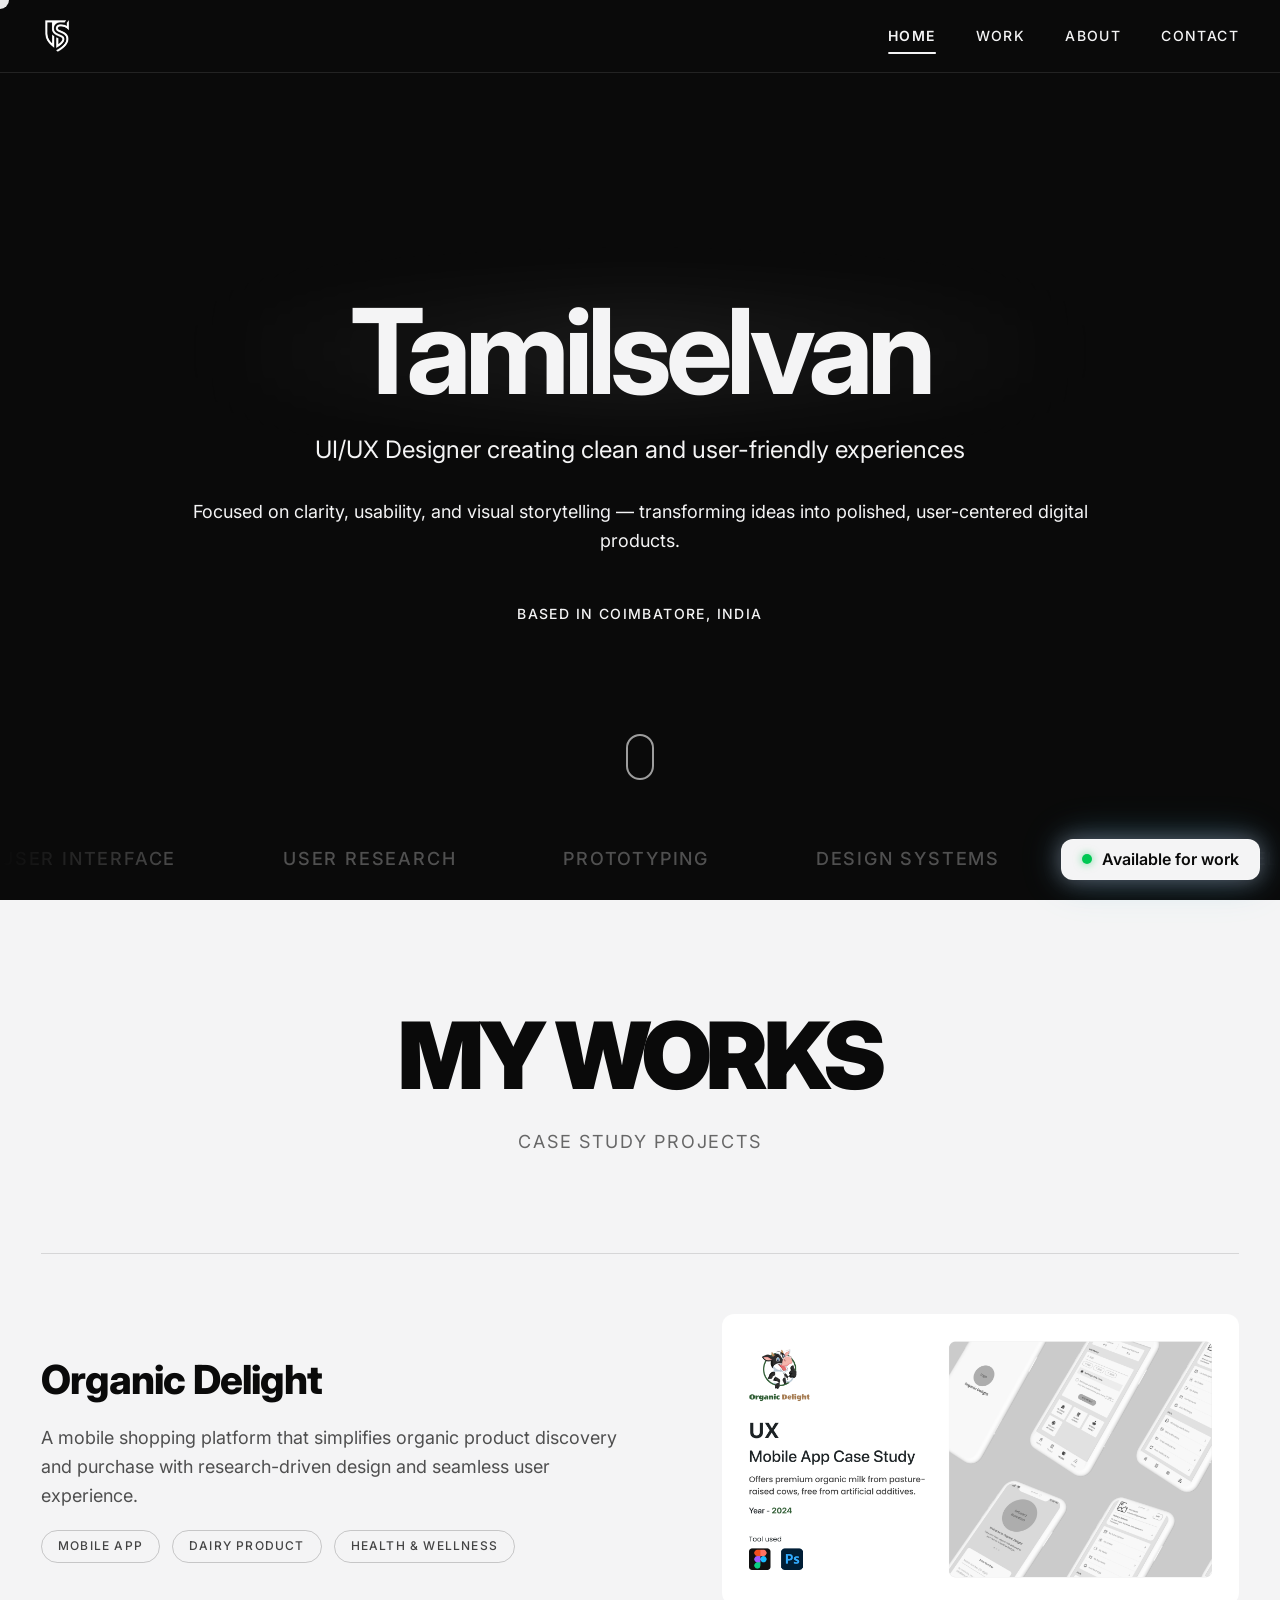
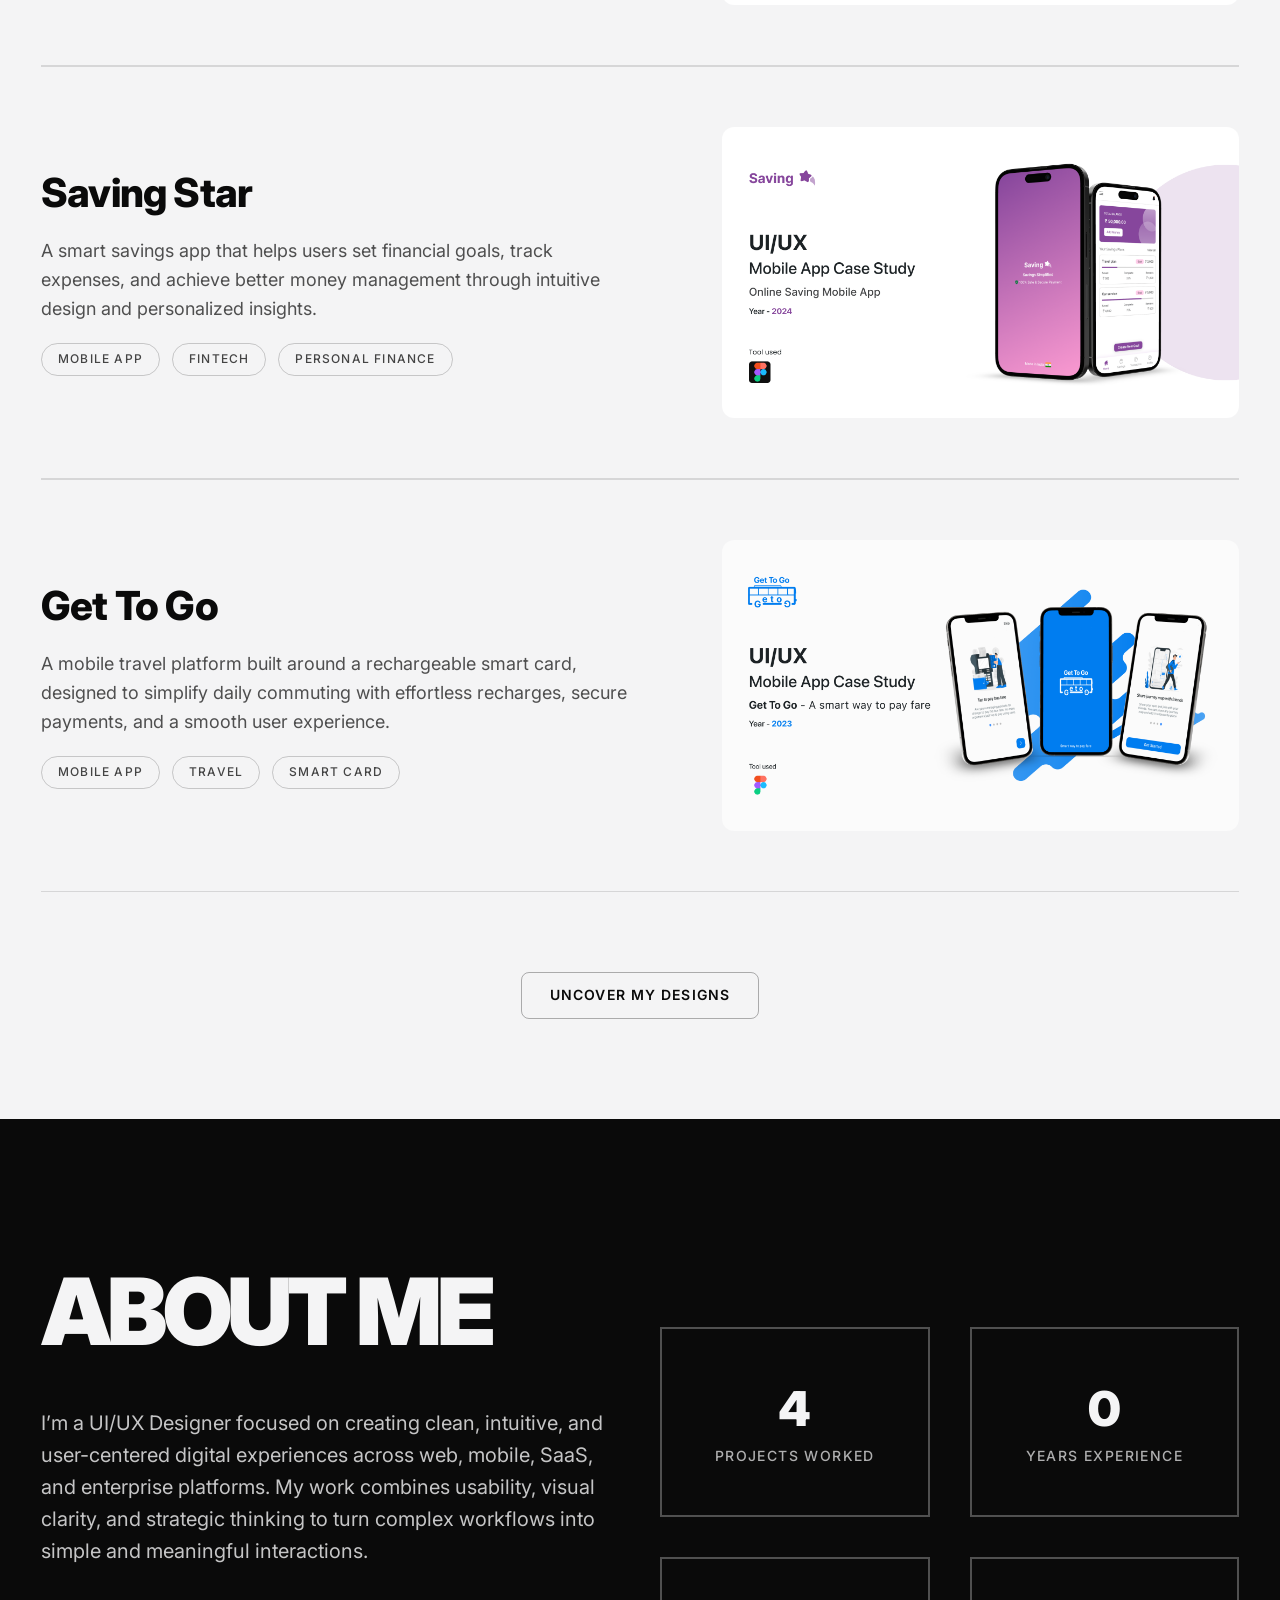
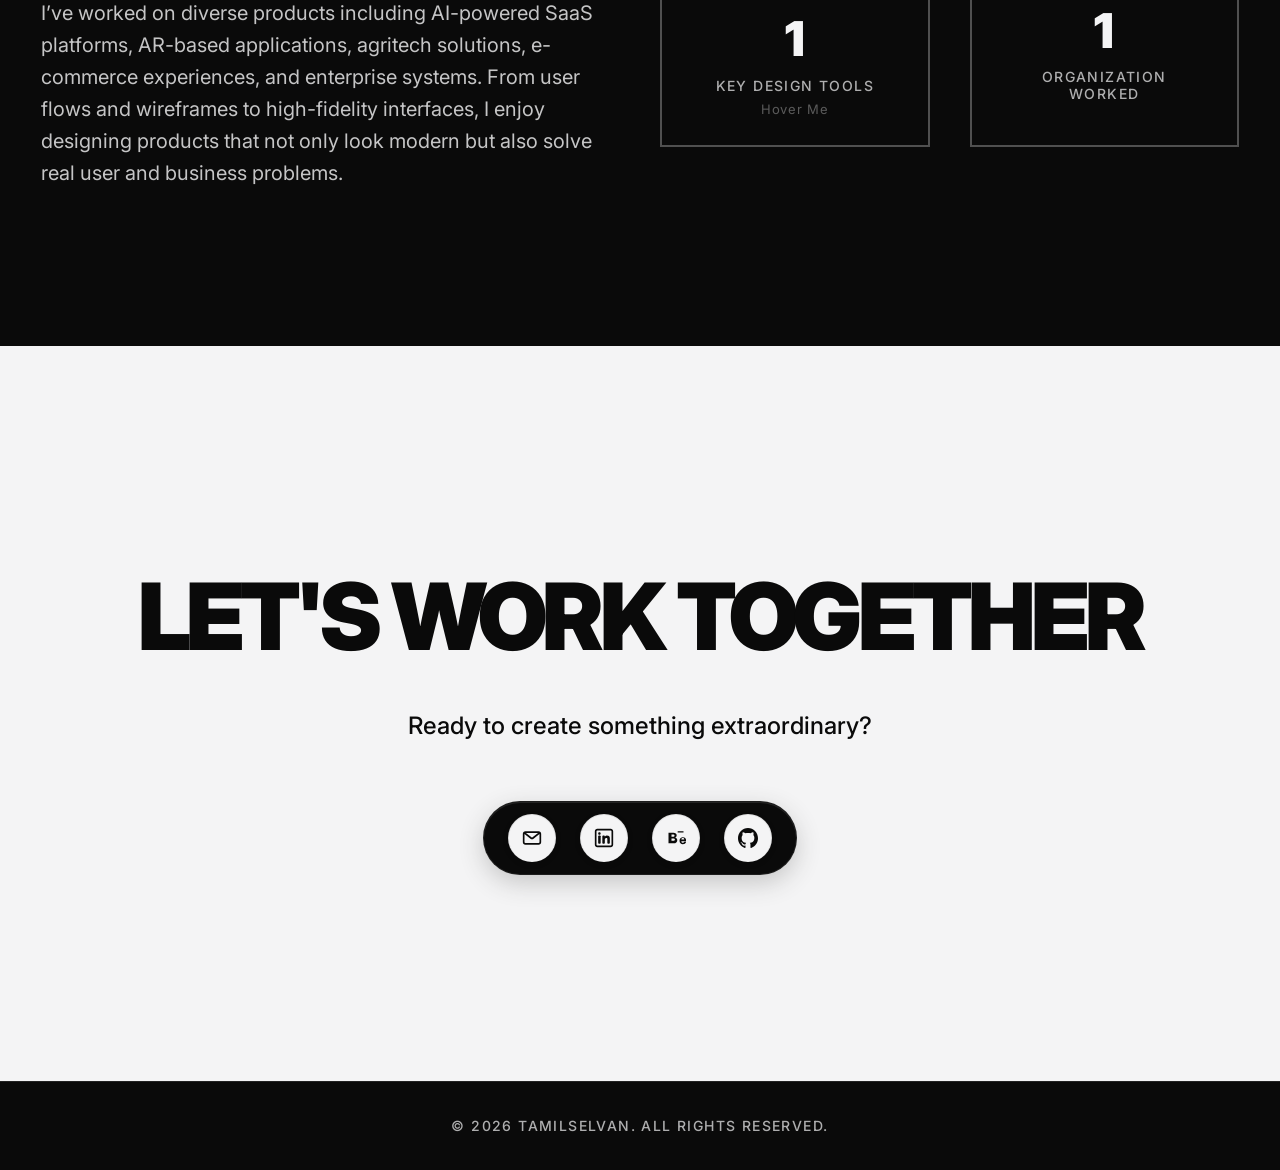
<file: index.html>
<!DOCTYPE html>
<html lang="en">

<head>
  <meta charset="UTF-8">
  <meta name="viewport" content="width=device-width, initial-scale=1.0">
  <link rel="stylesheet" href="style.css">
  <link rel="icon" href="TS Favicon.png" type="image/png">
  <title>Tamilselvanportfolio</title>
</head>

<body>

  <!-- ===== Global UI Elements ===== -->
  <div class="cursor"></div>
  <div class="status-badge">Available for work</div>
  <!-- ===== Header / Navigation ===== -->
  <header class="header">
    <nav class="nav">
      <a href="#home" class="logo">
        <img src="TS Logo.png" alt="Tamilselvan Logo">
      </a>
      <ul class="nav-links">
        <li><a href="#home">Home</a></li>
        <li><a href="#work">Work</a></li>
        <li><a href="#about">About</a></li>
        <li><a href="#contact">Contact</a></li>
      </ul>
      <button class="hamburger-toggle" type="button" aria-label="Open contact links" aria-expanded="false">
        <span></span>
        <span></span>
        <span></span>
      </button>
      <div class="mobile-contact-menu" aria-label="Contact links">
        <a href="#home">Home</a>
        <a href="#work">Work</a>
        <a href="#about">About</a>
        <a href="#contact">Contact</a>
      </div>
      <div class="nav-underline"></div>
    </nav>
  </header>

  <!-- ===== Home / Hero Section ===== -->
  <section id="home" class="hero">
    <div class="hero-content">

      <!-- YOUR NAME (unchanged size & style) -->
      <div class="hero-title-wrapper">
        <h1 class="hero-title">Tamilselvan</h1>
      </div>

      <!-- NEW PREMIUM SUBTITLE -->
      <p class="hero-subtitle">UI/UX Designer creating clean and user-friendly experiences</p>

      <!-- NEW MICRO DESCRIPTION (not repeated in About) -->
      <p class="hero-description">
        Focused on clarity, usability, and visual storytelling — transforming ideas into polished, user-centered digital
        products.
      </p>

      <div class="hero-location">Based in Coimbatore, INDIA</div>
      <div class="scroll-indicator">
        <div class="mouse">
          <div class="wheel"></div>
        </div>
      </div>
    </div>

    <div class="scrolling-text">
      <div class="scrolling-content">
        <span>User Interface</span>
        <span>User Research</span>
        <span>Prototyping</span>
        <span>Design Systems</span>
        <span>Product Label Design</span>
      </div>
    </div>
  </section>

  <!-- ===== Work / Projects Section ===== -->
  <section id="work" class="projects">
    <div class="section-header fade-in">
      <h2 class="section-title">MY WORKS</h2>
      <p class="section-subtitle">Case Study Projects</p>
    </div>

    <div class="projects-list">
      <!-- Project 1 -->
      <a href="UMD Projects/Organicdelight.html" class="project-link">
        <div class="project-item fade-in">
          <div class="project-content">
            <div class="project-info">
              <h3 class="project-title">Organic Delight</h3>
              <p class="project-description">
                A mobile shopping platform that simplifies organic product discovery and purchase with
                research-driven design and seamless user experience.
              </p>
              <div class="project-tags">
                <span class="project-tag">Mobile App</span>
                <span class="project-tag">Dairy Product</span>
                <span class="project-tag">Health & Wellness</span>
              </div>
            </div>
            <div class="project-image">
              <img src="images/Organic Delight Thumbnail.png" alt="Organic Delight Case Study">
            </div>
          </div>
        </div>
      </a>

      <!-- Project 2 -->
      <a href="UMD Projects/Savingsstar.html" class="project-link">
        <div class="project-item fade-in">
          <div class="project-content">
            <div class="project-info">
              <h3 class="project-title">Saving Star</h3>
              <p class="project-description">
                A smart savings app that helps users set financial goals, track expenses, and
                achieve better money management through intuitive design and personalized insights.
              </p>
              <div class="project-tags">
                <span class="project-tag">Mobile App</span>
                <span class="project-tag">Fintech</span>
                <span class="project-tag">Personal Finance</span>
              </div>
            </div>
            <div class="project-image">
              <img src="images/Saving Star Thumbnail.png" alt="Saving Star Case Study">
            </div>
          </div>
        </div>
      </a>

      <!-- Project 3 -->
      <a href="UMD Projects/Gettogo.html" class="project-link">
        <div class="project-item fade-in">
          <div class="project-content">
            <div class="project-info">
              <h3 class="project-title">Get To Go</h3>
              <p class="project-description">
                A mobile travel platform built around a rechargeable smart card, designed to simplify
                daily commuting with effortless recharges, secure payments, and a smooth user experience.
              </p>
              <div class="project-tags">
                <span class="project-tag">Mobile App</span>
                <span class="project-tag">Travel</span>
                <span class="project-tag">Smart Card</span>
              </div>
            </div>
            <div class="project-image">
              <img src="images/Get To Go Thumbnail.png" alt="Get To Go Case Study">
            </div>
          </div>
        </div>
      </a>

      <!-- Uncover My Designs -->
      <div class="explore-works-container fade-in">
        <a href="Uncover my design.html" class="explore-works-btn">
          <span>Uncover My Designs</span>
        </a>
      </div>
  </section>

  <!-- ===== About Section ===== -->
  <section id="about" class="about">
    <div class="about-content">
      <div class="about-text fade-in">
        <h2>ABOUT ME</h2>
        <p>
          I’m a UI/UX Designer focused on creating clean, intuitive, and user-centered digital experiences across web,
          mobile, SaaS, and enterprise platforms. My work combines usability, visual clarity, and strategic thinking to
          turn complex workflows into simple and meaningful interactions.
        </p>
        <p>
          I’ve worked on diverse products including AI-powered SaaS platforms, AR-based applications, agritech
          solutions,
          e-commerce experiences, and enterprise systems. From user flows and wireframes to high-fidelity interfaces,
          I enjoy designing products that not only look modern but also solve real user and business problems.
        </p>
      </div>

      <div class="about-stats fade-in">
        <div class="stat">
          <div class="stat-number" data-target="9" data-target-display="9">0</div>
          <div class="stat-label">Projects Worked</div>
        </div>
        <div class="stat">
          <div class="stat-number" data-target="2" data-target-display="2+">0</div>
          <div class="stat-label">Years Experience</div>
        </div>
        <div class="stat tools-box" id="toolsBox" tabindex="0">
          <div class="stat-number" data-target="4" data-target-display="4">0</div>
          <div class="stat-label">Key Design Tools</div>
          <div class="hover-hint"><span class="desktop-hint">Hover Me</span><span class="mobile-hint">Click Me</span>
          </div>
          <div class="corner-icons">
            <img src="Frame 1.png" alt="Figma" class="corner-icon top-left">
            <img src="Frame 2.png" alt="Canva" class="corner-icon bottom-left">
            <img src="Frame 3.png" alt="Photoshop" class="corner-icon top-right">
            <img src="Frame 4.png" alt="Adobe XD" class="corner-icon bottom-right">
          </div>
        </div>
        <div class="stat">
          <div class="stat-number" data-target="3" data-target-display="3">0</div>
          <div class="stat-label">Organization Worked</div>
        </div>
      </div>
    </div>
  </section>

  <!-- ===== Contact Section ===== -->
  <section id="contact" class="contact">
    <div class="fade-in">
      <h2>LET'S WORK TOGETHER</h2>
      <p class="contact-info">Ready to create something extraordinary?</p>
      <div class="contact-links">
        <a href="mailto:suryatamil51@gmail.com" class="contact-link" target="_blank" rel="noopener noreferrer">
          <span class="contact-icon-wrapper">
            <svg class="contact-icon" viewBox="0 0 24 24" fill="none" xmlns="http://www.w3.org/2000/svg">
              <path fill-rule="evenodd" clip-rule="evenodd"
                d="M20 4C21.6569 4 23 5.34315 23 7V17C23 18.6569 21.6569 20 20 20H4C2.34315 20 1 18.6569 1 17V7C1 5.34315 2.34315 4 4 4H20ZM19.2529 6H4.74718L11.3804 11.2367C11.7437 11.5236 12.2563 11.5236 12.6197 11.2367L19.2529 6ZM3 7.1688V17C3 17.5523 3.44772 18 4 18H20C20.5523 18 21 17.5523 21 17V7.16882L13.8589 12.8065C12.769 13.667 11.231 13.667 10.1411 12.8065L3 7.1688Z"
                fill="currentColor" />
            </svg>
          </span>
          <span class="contact-label">Mail</span>
          <span class="contact-tooltip">Email</span>
        </a>
        <a href="https://www.linkedin.com/in/tamilselvan-sadhasivam-98036a3a2/" class="contact-link" target="_blank"
          rel="noopener noreferrer">
          <span class="contact-icon-wrapper">
            <svg class="contact-icon" viewBox="0 0 24 24" fill="none" xmlns="http://www.w3.org/2000/svg">
              <path
                d="M6.5 8C7.32843 8 8 7.32843 8 6.5C8 5.67157 7.32843 5 6.5 5C5.67157 5 5 5.67157 5 6.5C5 7.32843 5.67157 8 6.5 8Z"
                fill="currentColor" />
              <path
                d="M5 10C5 9.44772 5.44772 9 6 9H7C7.55228 9 8 9.44771 8 10V18C8 18.5523 7.55228 19 7 19H6C5.44772 19 5 18.5523 5 18V10Z"
                fill="currentColor" />
              <path
                d="M11 19H12C12.5523 19 13 18.5523 13 18V13.5C13 12 16 11 16 13V18.0004C16 18.5527 16.4477 19 17 19H18C18.5523 19 19 18.5523 19 18V12C19 10 17.5 9 15.5 9C13.5 9 13 10.5 13 10.5V10C13 9.44771 12.5523 9 12 9H11C10.4477 9 10 9.44772 10 10V18C10 18.5523 10.4477 19 11 19Z"
                fill="currentColor" />
              <path fill-rule="evenodd" clip-rule="evenodd"
                d="M20 1C21.6569 1 23 2.34315 23 4V20C23 21.6569 21.6569 23 20 23H4C2.34315 23 1 21.6569 1 20V4C1 2.34315 2.34315 1 4 1H20ZM20 3C20.5523 3 21 3.44772 21 4V20C21 20.5523 20.5523 21 20 21H4C3.44772 21 3 20.5523 3 20V4C3 3.44772 3.44772 3 4 3H20Z"
                fill="currentColor" />
            </svg>
          </span>
          <span class="contact-label">LinkedIn</span>
          <span class="contact-tooltip">LinkedIn</span>
        </a>
        <a href="https://www.behance.net/suryatamiluiuxdesign" class="contact-link" target="_blank"
          rel="noopener noreferrer">
          <span class="contact-icon-wrapper">
            <svg class="contact-icon" viewBox="0 0 24 24" fill="none" xmlns="http://www.w3.org/2000/svg">
              <path
                d="M11.666 11.233c.73-.5 1.173-1.332 1.173-2.396 0-1.986-1.428-3.23-3.993-3.23H3v12.786h6.143c2.756 0 4.394-1.48 4.394-3.791 0-1.528-1.045-2.812-2.368-3.284v-.085zm-5.068-3.284H8.44c1.115 0 1.767.433 1.767 1.34 0 .885-.652 1.328-1.767 1.328H6.598V7.95zm2.146 7.42H6.598v-2.906h2.146c1.238 0 1.944.471 1.944 1.453 0 .973-.706 1.453-1.944 1.453zm11.59-4.218c-2.457 0-4.103 1.637-4.103 4.148 0 2.502 1.646 4.14 4.103 4.14 2.115 0 3.491-1.177 3.8-2.906h-2.184c-.235.688-.809 1.106-1.616 1.106-1.085 0-1.802-.68-1.916-1.872h5.83v-.463c0-2.511-1.472-4.153-3.917-4.153zm-1.916 2.552c.114-1.037.783-1.633 1.758-1.633.963 0 1.633.596 1.75 1.633h-3.508zM14 4h7v1.5h-7V4z"
                fill="currentColor" />
            </svg>
          </span>
          <span class="contact-label">Behance</span>
          <span class="contact-tooltip">Behance</span>
        </a>
        <a href="https://github.com/Suryatamil51" class="contact-link" target="_blank" rel="noopener noreferrer">
          <span class="contact-icon-wrapper">
            <svg class="contact-icon" viewBox="0 0 20 20" xmlns="http://www.w3.org/2000/svg">
              <g stroke="none" stroke-width="1" fill="none" fill-rule="evenodd">
                <g transform="translate(-140.000000, -7559.000000)" fill="currentColor">
                  <g transform="translate(56.000000, 160.000000)">
                    <path
                      d="M94,7399 C99.523,7399 104,7403.59 104,7409.253 C104,7413.782 101.138,7417.624 97.167,7418.981 C96.66,7419.082 96.48,7418.762 96.48,7418.489 C96.48,7418.151 96.492,7417.047 96.492,7415.675 C96.492,7414.719 96.172,7414.095 95.813,7413.777 C98.04,7413.523 100.38,7412.656 100.38,7408.718 C100.38,7407.598 99.992,7406.684 99.35,7405.966 C99.454,7405.707 99.797,7404.664 99.252,7403.252 C99.252,7403.252 98.414,7402.977 96.505,7404.303 C95.706,7404.076 94.85,7403.962 94,7403.958 C93.15,7403.962 92.295,7404.076 91.497,7404.303 C89.586,7402.977 88.746,7403.252 88.746,7403.252 C88.203,7404.664 88.546,7405.707 88.649,7405.966 C88.01,7406.684 87.619,7407.598 87.619,7408.718 C87.619,7412.646 89.954,7413.526 92.175,7413.785 C91.889,7414.041 91.63,7414.493 91.54,7415.156 C90.97,7415.418 89.522,7415.871 88.63,7414.304 C88.63,7414.304 88.101,7413.319 87.097,7413.247 C87.097,7413.247 86.122,7413.234 87.029,7413.87 C87.029,7413.87 87.684,7414.185 88.139,7415.37 C88.139,7415.37 88.726,7417.2 91.508,7416.58 C91.513,7417.437 91.522,7418.245 91.522,7418.489 C91.522,7418.76 91.338,7419.077 90.839,7418.982 C86.865,7417.627 84,7413.783 84,7409.253 C84,7403.59 88.478,7399 94,7399"
                      id="github-[#142]" />
                  </g>
                </g>
              </g>
            </svg>
          </span>
          <span class="contact-label">GitHub</span>
          <span class="contact-tooltip">GitHub</span>
        </a>
      </div>
    </div>
  </section>

  <!-- =============================== -->
  <!-- ⬆️ Floating Back To Top Button -->
  <!-- =============================== -->
  <!-- ===== Floating Back To Top ===== -->
  <button class="back-to-top" id="backToTop" aria-label="Back to top">
    ↑
  </button>

  <!-- ===== Footer ===== -->
  <footer class="footer">
    <p class="footer-text">© 2026 Tamilselvan. All rights reserved.</p>
  </footer>



  <!-- ===== Script: Footer Year ===== -->
  <script>
    const yearElement = document.getElementById("year");
    if (yearElement) {
      yearElement.textContent = new Date().getFullYear();
    }
  </script>


  <!-- =============================== -->
  <!-- 🗓️ Dynamic Year in Footer -->
  <!-- =============================== -->
  <!-- ===== Script: Navigation, Cursor, Scroll, and Animations ===== -->
  <script>
    // Custom cursor (FASTER – same behavior)
    document.addEventListener("DOMContentLoaded", () => {
      const nav = document.querySelector(".nav");
      const menuButton = document.querySelector(".hamburger-toggle");
      const mobileMenu = document.querySelector(".mobile-contact-menu");

      if (!nav || !menuButton || !mobileMenu) return;

      menuButton.addEventListener("click", () => {
        const isOpen = nav.classList.toggle("menu-open");
        menuButton.setAttribute("aria-expanded", String(isOpen));
      });

      mobileMenu.querySelectorAll("a").forEach(link => {
        link.addEventListener("click", () => {
          nav.classList.remove("menu-open");
          menuButton.setAttribute("aria-expanded", "false");
        });
      });

      document.addEventListener("click", (event) => {
        if (!nav.classList.contains("menu-open")) return;
        if (nav.contains(event.target)) return;

        nav.classList.remove("menu-open");
        menuButton.setAttribute("aria-expanded", "false");
      });
    });

    const cursor = document.querySelector('.cursor');

    let mouseX = 0, mouseY = 0;
    let cursorX = 0, cursorY = 0;

    document.addEventListener('mousemove', (e) => {
      mouseX = e.clientX;
      mouseY = e.clientY;
    });

    // Smooth + FAST cursor follow
    function animateCursor() {
      cursorX += (mouseX - cursorX) * 0.25; // 🔥 increase speed
      cursorY += (mouseY - cursorY) * 0.25;

      cursor.style.left = cursorX + 'px';
      cursor.style.top = cursorY + 'px';

      requestAnimationFrame(animateCursor);
    }
    animateCursor();

    // Cursor hover effects (UNCHANGED)
    const hoverElements = document.querySelectorAll('a, .project-item, .service-item, .stat');
    hoverElements.forEach(el => {
      el.addEventListener('mouseenter', () => cursor.classList.add('hover'));
      el.addEventListener('mouseleave', () => cursor.classList.remove('hover'));
    });

    // Optional: hide cursor on touch devices
    if ('ontouchstart' in window) {
      cursor.style.display = 'none';
    }

    // Smooth scrolling (UNCHANGED)
    document.querySelectorAll('a[href^="#"]').forEach(anchor => {
      anchor.addEventListener('click', function (e) {
        e.preventDefault();
        const href = this.getAttribute('href');
        if (href === '#contact') {
          window.scrollTo({
            top: document.documentElement.scrollHeight,
            behavior: 'smooth'
          });
        } else {
          const target = document.querySelector(href);
          if (target) {
            target.scrollIntoView({
              behavior: 'smooth',
              block: 'start'
            });
          }
        }
      });
    });

    // Scroll animations (UNCHANGED)
    const observerOptions = {
      threshold: 0.2,
      rootMargin: '0px 0px -50px 0px'
    };

    const observer = new IntersectionObserver((entries) => {
      entries.forEach(entry => {
        if (entry.isIntersecting) {
          entry.target.classList.add('visible');
        }
      });
    }, observerOptions);

    document.querySelectorAll('.fade-in').forEach(el => {
      observer.observe(el);
    });

    // Project hover translate (UNCHANGED)
    document.querySelectorAll('.project-item').forEach(item => {
      item.addEventListener('mouseenter', () => {
        item.style.transform = 'translateX(20px)';
      });
      item.addEventListener('mouseleave', () => {
        item.style.transform = 'translateX(0)';
      });
    });
  </script>

  <!-- =============================== -->
  <!-- Header Underscore Detecter -->
  <!-- =============================== -->
  <script>
    document.addEventListener("DOMContentLoaded", () => {
      const nav = document.querySelector(".nav");
      const navLinks = document.querySelectorAll(".nav-links a");
      const underline = nav.querySelector(".nav-underline");
      const sections = Array.from(document.querySelectorAll("section"));

      if (!nav || !underline || !navLinks.length || !sections.length) return;

      function activateLink(link) {
        navLinks.forEach(l => l.classList.remove("active"));
        link.classList.add("active");

        const rect = link.getBoundingClientRect();
        const navRect = nav.getBoundingClientRect();

        underline.style.width = rect.width + "px";
        underline.style.transform = `translateX(${rect.left - navRect.left}px)`;
      }

      function updateActiveLinkByScroll() {
        const headerOffset = 64;
        const probeY = headerOffset + window.innerHeight * 0.52;

        let activeSection = sections[0];
        for (const section of sections) {
          const rect = section.getBoundingClientRect();
          if (rect.top <= probeY) {
            activeSection = section;
          }
        }

        if (!activeSection) return;

        const activeLink = document.querySelector(`.nav-links a[href="#${activeSection.id}"]`);
        if (activeLink) activateLink(activeLink);
      }

      // Click activates underline
      navLinks.forEach(link => link.addEventListener("click", () => activateLink(link)));

      window.addEventListener("scroll", updateActiveLinkByScroll, { passive: true });
      window.addEventListener("resize", updateActiveLinkByScroll);
      updateActiveLinkByScroll();
    });
  </script>

  <script>
    document.addEventListener("DOMContentLoaded", () => {

      const nav = document.querySelector(".nav");
      const navLinks = document.querySelectorAll(".nav-links a");
      const underline = document.querySelector(".nav-underline");
      const sections = Array.from(document.querySelectorAll("section"));

      if (!nav || !underline || !navLinks.length || !sections.length) return;

      // Move underline to active link
      function moveUnderline(link) {
        if (!link) return;

        navLinks.forEach(navLink => navLink.classList.remove("active"));
        link.classList.add("active");

        const linkRect = link.getBoundingClientRect();
        const navRect = nav.getBoundingClientRect();

        underline.style.width = `${linkRect.width}px`;
        underline.style.transform =
          `translateX(${linkRect.left - navRect.left}px)`;
      }

      // Detect active section while scrolling
      function updateActiveLinkByScroll() {

        const headerOffset = 80;
        const probeY = headerOffset + window.innerHeight * 0.4;

        let activeSection = sections[0];

        sections.forEach(section => {
          const rect = section.getBoundingClientRect();

          if (rect.top <= probeY) {
            activeSection = section;
          }
        });

        const activeLink = document.querySelector(
          `.nav-links a[href="#${activeSection.id}"]`
        );

        moveUnderline(activeLink);
      }

      // Click navigation
      navLinks.forEach(link => {
        link.addEventListener("click", () => {
          moveUnderline(link);
        });
      });

      // Scroll update
      window.addEventListener(
        "scroll",
        updateActiveLinkByScroll,
        { passive: true }
      );

      // Resize update
      window.addEventListener("resize", () => {
        updateActiveLinkByScroll();
      });

      // Initial page load
      async function initializeUnderline() {

        // Wait until fonts are loaded
        if (document.fonts) {
          await document.fonts.ready;
        }

        requestAnimationFrame(() => {
          updateActiveLinkByScroll();
        });

        // Extra safeguard for slow rendering
        setTimeout(() => {
          updateActiveLinkByScroll();
        }, 100);

        setTimeout(() => {
          updateActiveLinkByScroll();
        }, 300);
      }

      // Run after everything loads
      window.addEventListener("load", initializeUnderline);

    });
  </script>


  <!-- =============================== -->
  <!-- Service Animation -->
  <!-- =============================== -->
  <script>
    const serviceObserver = new IntersectionObserver((entries) => {
      entries.forEach(entry => {
        if (entry.isIntersecting) {
          entry.target.classList.add("visible");
        }
      });
    }, { threshold: 0.2 });

    document.querySelectorAll(".service-item").forEach(item => {
      serviceObserver.observe(item);
    });
  </script>


  <!-- =============================== -->
  <!-- Key Design Tool Hover Hint -->
  <!-- =============================== -->

  <script>
    document.addEventListener("DOMContentLoaded", () => {

      const toolsBox = document.getElementById("toolsBox");
      const hint = toolsBox.querySelector(".hover-hint");

      const isTouchDevice = () => {
        return window.matchMedia("(hover: none), (pointer: coarse)").matches || window.innerWidth <= 1024;
      };

      // Hide hint if already seen
      if (sessionStorage.getItem("hintSeen")) {
        hint.classList.add("hidden");
        hint.classList.remove("blink");
      } else {
        hint.classList.add("blink");
      }

      // Desktop hover
      toolsBox.addEventListener("mouseenter", () => {
        if (!sessionStorage.getItem("hintSeen")) {
          hint.classList.add("hidden");
          hint.classList.remove("blink");
          sessionStorage.setItem("hintSeen", "true");
        }
      });

      // Mobile tap
      toolsBox.addEventListener("click", () => {

        if (!isTouchDevice()) return;

        toolsBox.classList.toggle("is-active");

        hint.classList.add("hidden");
        hint.classList.remove("blink");

        sessionStorage.setItem("hintSeen", "true");
      });

      // Close when clicking outside
      document.addEventListener("click", (e) => {

        if (
          isTouchDevice() &&
          toolsBox.classList.contains("is-active") &&
          !toolsBox.contains(e.target)
        ) {
          toolsBox.classList.remove("is-active");
        }
      });

      // ✅ FIXED — Close on ANY scroll
      let lastScroll = window.scrollY;

      window.addEventListener("scroll", () => {

        if (!isTouchDevice()) return;

        // If user scrolls even slightly
        if (Math.abs(window.scrollY - lastScroll) > 5) {
          toolsBox.classList.remove("is-active");
        }

        lastScroll = window.scrollY;
      });

    });
  </script>

  <!-- =============================== -->
  <!-- 🔢 Animated Stats Counter -->
  <!-- =============================== -->
  <script>
    document.addEventListener("DOMContentLoaded", () => {
      const counters = document.querySelectorAll(".stat-number");

      const easeOutQuad = (t) => t * (2 - t); // smooth easing function

      const animateCount = (counter, start, end, duration) => {
        let startTime = null;

        const updateCount = (timestamp) => {
          if (!startTime) startTime = timestamp;
          const progress = Math.min((timestamp - startTime) / duration, 1);
          const easedProgress = easeOutQuad(progress);
          const value = Math.floor(start + (end - start) * easedProgress);
          counter.textContent = value;
          if (progress < 1) {
            requestAnimationFrame(updateCount);
          } else {
            counter.textContent = counter.getAttribute("data-target-display");
          }
        };

        requestAnimationFrame(updateCount);
      };

      const startCounting = (entry) => {
        if (entry.isIntersecting) {
          entry.target.classList.add("visible");
          const targetValue = parseFloat(entry.target.getAttribute("data-target"));
          animateCount(entry.target, 0, targetValue, 1500); // 1.5 seconds animation
          observer.unobserve(entry.target); // run once
        }
      };

      const observer = new IntersectionObserver(
        (entries) => entries.forEach(startCounting),
        { threshold: 0.5 }
      );

      counters.forEach((counter) => observer.observe(counter));
    });
  </script>

  <!-- =============================== -->
  <!-- 💡 Dynamic Badge Color Switch -->
  <!-- =============================== -->
  <script>
    document.addEventListener("DOMContentLoaded", () => {
      const badge = document.querySelector(".status-badge");
      const sections = document.querySelectorAll("section");
      let currentMode = "";

      // Function to calculate brightness from background color
      function getBrightness(rgb) {
        const [r, g, b] = rgb.match(/\d+/g).map(Number);
        return (r * 299 + g * 587 + b * 114) / 1000;
      }

      function updateBadgeColor() {
        const badgeRect = badge.getBoundingClientRect();
        const badgeCenterY = badgeRect.top + badgeRect.height / 2;

        let activeSection = null;

        // Detect which section the badge is currently over
        for (const section of sections) {
          const rect = section.getBoundingClientRect();
          if (badgeCenterY >= rect.top && badgeCenterY <= rect.bottom) {
            activeSection = section;
            break;
          }
        }

        if (!activeSection) return;

        const bgColor = window.getComputedStyle(activeSection).backgroundColor;
        const brightness = getBrightness(bgColor);
        const isDark = brightness < 128;

        // Apply styles based on brightness
        if (isDark && currentMode !== "dark") {
          badge.classList.add("on-dark");
          currentMode = "dark";
        } else if (!isDark && currentMode !== "light") {
          badge.classList.remove("on-dark");
          currentMode = "light";
        }
      }

      // Add smooth fade between color transitions
      badge.style.transition = "background 0.5s ease, color 0.5s ease, box-shadow 0.5s ease, opacity 0.5s ease, transform 0.5s ease";

      // Hide badge when footer is reached
      const footer = document.querySelector(".footer");
      const footerObserver = new IntersectionObserver((entries) => {
        entries.forEach(entry => {
          if (entry.isIntersecting) {
            badge.classList.add("hidden");
          } else {
            badge.classList.remove("hidden");
          }
        });
      }, { threshold: 0.1 });

      if (footer) footerObserver.observe(footer);

      // Event listeners
      window.addEventListener("scroll", updateBadgeColor);
      window.addEventListener("resize", updateBadgeColor);
      updateBadgeColor(); // Initial check on load
    });
  </script>

  <!-- =============================== -->
  <!-- 💡 Dual scroll animation - Text left image right with stagger -->
  <!-- =============================== -->
  <script>
    document.addEventListener("DOMContentLoaded", () => {
      const projectInfos = document.querySelectorAll(".project-info");
      const projectImages = document.querySelectorAll(".project-image");

      const observerOptions = {
        threshold: 0.2,
        rootMargin: "0px 0px -50px 0px"
      };

      const revealOnScroll = (entries, observer) => {
        entries.forEach((entry) => {
          if (entry.isIntersecting) {
            entry.target.classList.add("visible");
            observer.unobserve(entry.target); // Run once per element
          }
        });
      };

      const observer = new IntersectionObserver(revealOnScroll, observerOptions);

      projectInfos.forEach((info) => observer.observe(info));
      projectImages.forEach((image) => observer.observe(image));
    });
  </script>

  <!-- =============================== -->
  <!-- 💡 Back to top button -->
  <!-- =============================== -->

  <script>
    document.addEventListener("DOMContentLoaded", () => {
      const backToTopBtn = document.getElementById("backToTop");
      const sections = document.querySelectorAll("section");
      let currentMode = "";

      function getBrightness(rgb) {
        const [r, g, b] = rgb.match(/\d+/g).map(Number);
        return (r * 299 + g * 587 + b * 114) / 1000;
      }

      function updateBackToTopState() {
        if (window.scrollY > 400) {
          backToTopBtn.classList.add("show");
        } else {
          backToTopBtn.classList.remove("show");
        }

        const btnRect = backToTopBtn.getBoundingClientRect();
        const btnCenterY = btnRect.top + btnRect.height / 2;

        let activeSection = null;
        for (const section of sections) {
          const rect = section.getBoundingClientRect();
          if (btnCenterY >= rect.top && btnCenterY <= rect.bottom) {
            activeSection = section;
            break;
          }
        }

        if (!activeSection) return;

        const bgColor = window.getComputedStyle(activeSection).backgroundColor;
        const brightness = getBrightness(bgColor);
        const isDark = brightness < 128;

        if (isDark && currentMode !== "dark") {
          backToTopBtn.classList.add("on-dark");
          currentMode = "dark";
        } else if (!isDark && currentMode !== "light") {
          backToTopBtn.classList.remove("on-dark");
          currentMode = "light";
        }
      }

      backToTopBtn.addEventListener("click", () => {
        window.scrollTo({
          top: 0,
          behavior: "smooth"
        });
      });

      window.addEventListener("scroll", updateBackToTopState);
      window.addEventListener("resize", updateBackToTopState);
      updateBackToTopState();
    });
  </script>


</body>


</html>
</file>
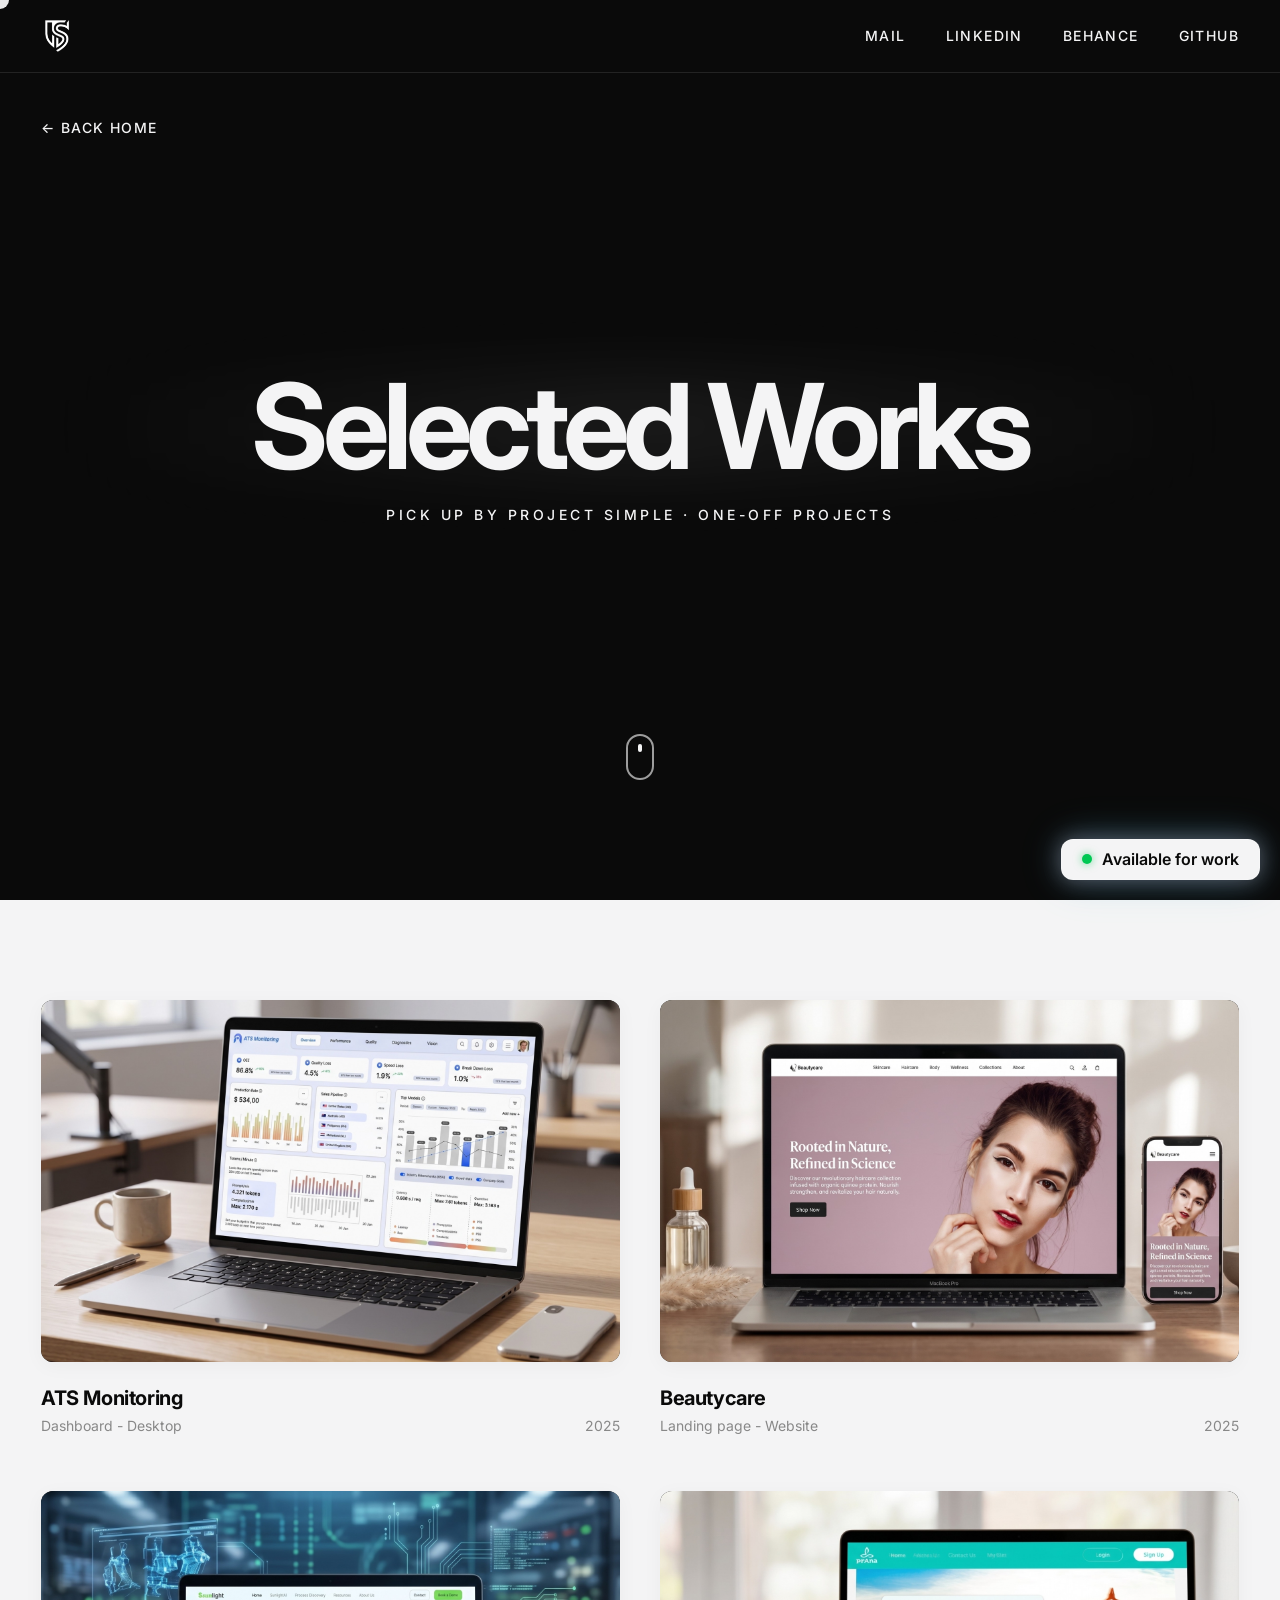
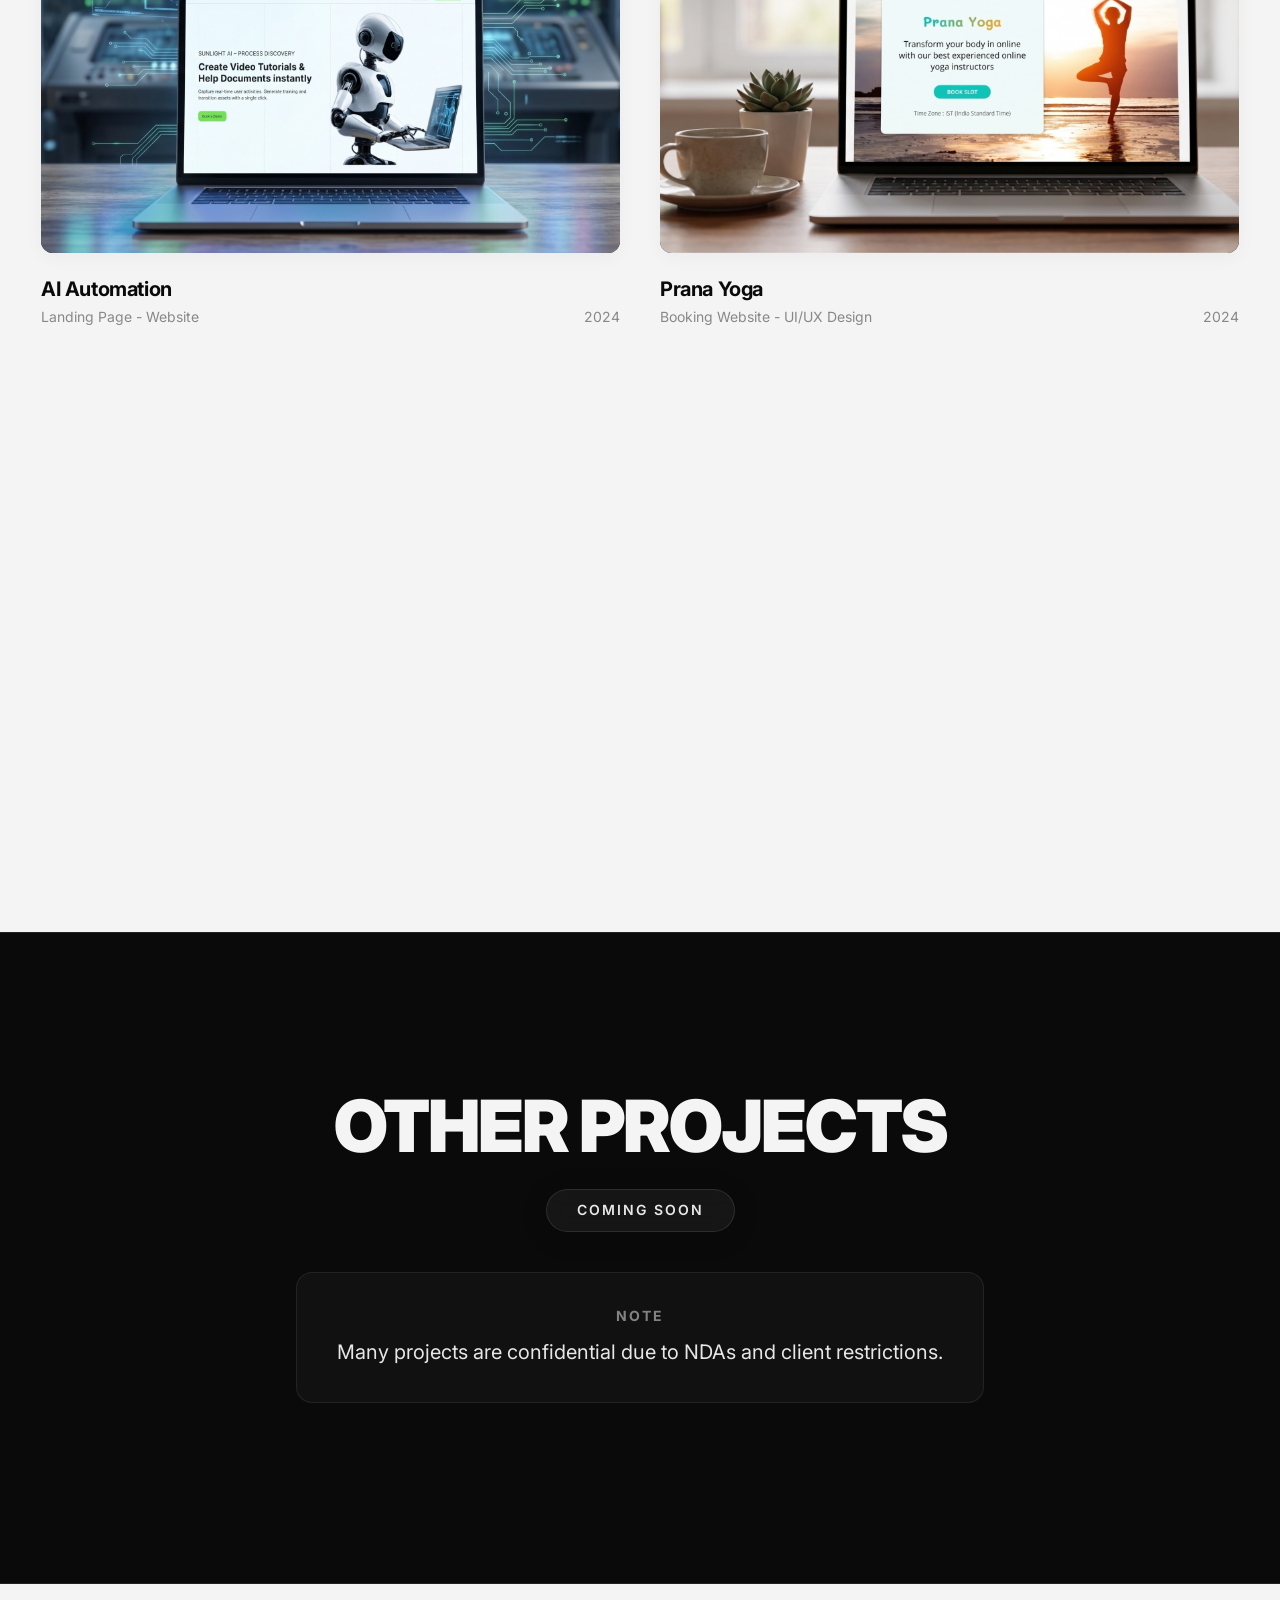
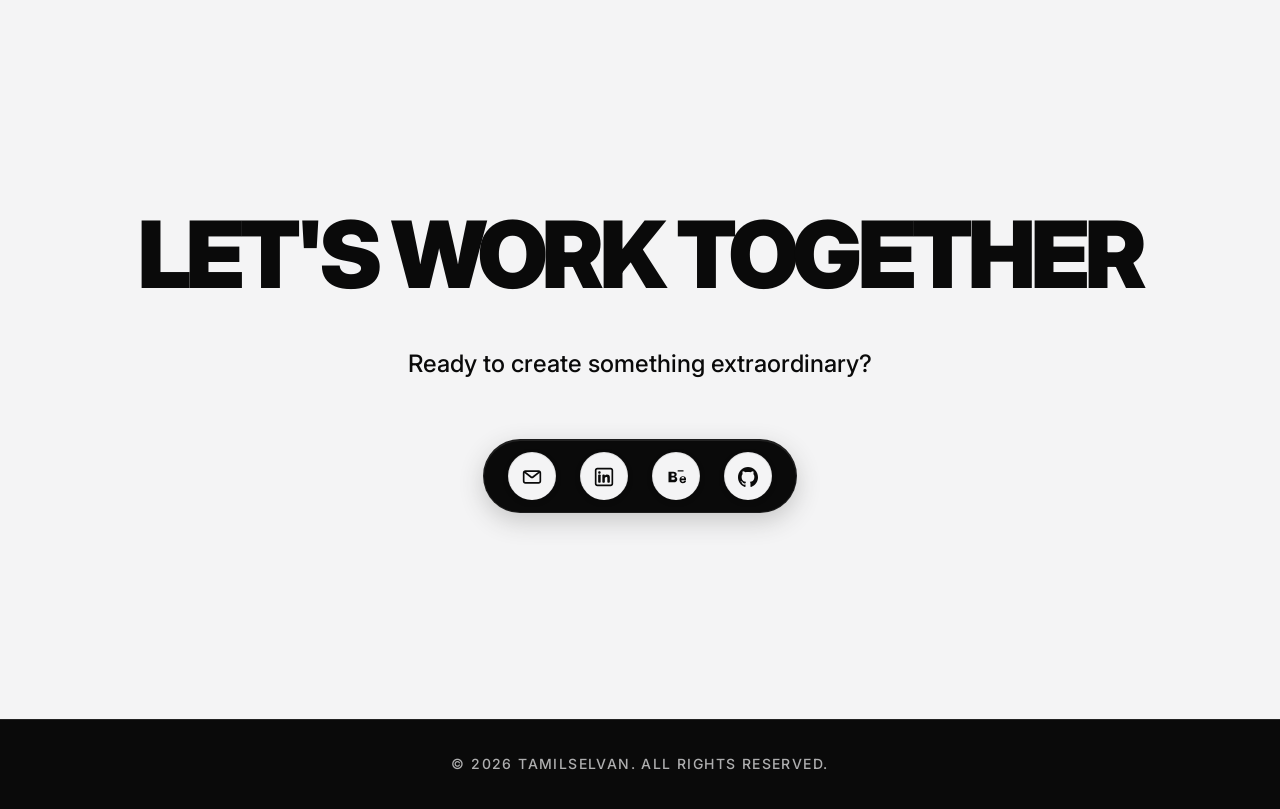
<file: Uncover my design.html>
<!DOCTYPE html>
<html lang="en">

<head>
  <meta charset="UTF-8" />
  <meta name="viewport" content="width=device-width, initial-scale=1.0" />
  <link rel="icon" href="TS Favicon.png" type="image/png">
  <title>Selected Works</title>

  <!-- CSS -->
  <link rel="stylesheet" href="UMD.css" />
</head>

<body>
  <div class="cursor"></div>
  <div class="status-badge">Available for work</div>
  <header class="header">
    <nav class="nav">
      <a href="index.html" class="logo">
        <img src="TS Logo.png" alt="Tamilselvan Logo">
      </a>
      <ul class="nav-links">
        <li><a href="mailto:suryatamil51@gmail.com">Mail</a></li>
        <li><a href="https://www.linkedin.com/in/tamilselvan-sadhasivam-98036a3a2/">LinkedIn</a></li>
        <li><a href="https://www.behance.net/suryatamiluiuxdesign">Behance</a></li>
        <li><a href="https://github.com/Suryatamil51">GitHub</a></li>
      </ul>
      <button class="hamburger-toggle" type="button" aria-label="Open contact links" aria-expanded="false">
        <span></span>
        <span></span>
        <span></span>
      </button>
      <div class="mobile-contact-menu" aria-label="Contact links">
        <a href="mailto:suryatamil51@gmail.com">Mail</a>
        <a href="https://www.linkedin.com/in/tamilselvan-sadhasivam-98036a3a2/" target="_blank"
          rel="noopener noreferrer">LinkedIn</a>
        <a href="https://github.com/Suryatamil51" target="_blank" rel="noopener noreferrer">GitHub</a>
        <a href="https://www.behance.net/suryatamiluiuxdesign" target="_blank" rel="noopener noreferrer">Behance</a>
      </div>
      <div class="nav-underline"></div>
    </nav>
  </header>

  <!-- Back Button -->
  <a href="index.html" class="back-btn">← Back Home</a>

  <!-- Selected Works Hero -->
  <section class="hero hero-selected">
    <div class="hero-content">

      <h1 class="hero-title">Selected Works</h1>

      <p class="hero-subtitle">
        Pick up by project simple · One-off projects
      </p>

      <!-- Scroll Indicator -->
      <div class="scroll-indicator">

        <div class="mouse">

          <div class="wheel"></div>

        </div>


      </div>

    </div>
  </section>

  <!-- Projects -->
  <section class="projects-grid">

    <!-- Project Card -->
    <div class="project-card fade-in">
      <div class="project-image">
        <a href="UMD Projects/Ats.html">
          <img src="Uncover My Design/UMD Thumbnail/ATS Monitoring.jpg" alt="ATS Monitoring Dashboard">
        </a>
      </div>
      <div class="project-info">
        <div class="project-title">ATS Monitoring</div>
        <div class="project-meta">
          <span>Dashboard - Desktop</span>
          <span>2025</span>
        </div>
      </div>
    </div>

    <div class="project-card fade-in">
      <div class="project-image">
        <a href="UMD Projects/Beautycare.html">
          <img src="Uncover My Design/UMD Thumbnail/Beautycare.jpg" alt="Beautycare">
        </a>
      </div>
      <div class="project-info">
        <div class="project-title">Beautycare</div>
        <div class="project-meta">
          <span>Landing page - Website</span>
          <span>2025</span>
        </div>
      </div>
    </div>

    <div class="project-card fade-in">
      <div class="project-image">
        <a href="UMD Projects/Ai.html">
          <img src="Uncover My Design/UMD Thumbnail/Sunlight.jpg" alt="AI Automation">
        </a>
      </div>
      <div class="project-info">
        <div class="project-title">AI Automation</div>
        <div class="project-meta">
          <span>Landing Page - Website</span>
          <span>2024</span>
        </div>
      </div>
    </div>

    <div class="project-card fade-in">
      <div class="project-image">
        <a href="UMD Projects/Prana.html">
          <img src="Uncover My Design/UMD Thumbnail/Prana Yoga.jpg" alt="Prana Yoga">
        </a>
      </div>
      <div class="project-info">
        <div class="project-title">Prana Yoga</div>
        <div class="project-meta">
          <span>Booking Website - UI/UX Design</span>
          <span>2024</span>
        </div>
      </div>
    </div>

    <div class="project-card fade-in">
      <div class="project-image">
        <a href="UMD Projects/Rhythm.html">
          <img src="Uncover My Design/UMD Thumbnail/Rhythm.jpg" alt="Rhythm">
        </a>
      </div>
      <div class="project-info">
        <div class="project-title">Rhythm</div>
        <div class="project-meta">
          <span>Landing Page - Website</span>
          <span>2024</span>
        </div>
      </div>
    </div>

    <div class="project-card fade-in">
      <div class="project-image">
        <a href="UMD Projects/E-gainer.html">
          <img src="Uncover My Design/UMD Thumbnail/E-Gainer.jpg" alt="E-Gainer">
        </a>
      </div>
      <div class="project-info">
        <div class="project-title">E-Gainer</div>
        <div class="project-meta">
          <span>Landing Page - Website</span>
          <span>2024</span>
        </div>
      </div>
    </div>

  </section>

  <!-- Other Projects -->
  <section class="other-projects">
    <div class="fade-in">
      <h2>OTHER PROJECTS</h2>
      <div class="coming-soon">Coming Soon</div>

      <div class="other-projects-content">
        <div class="note-box">
          <strong>Note</strong>
          <p>Many projects are confidential due to NDAs and client restrictions.</p>
        </div>
      </div>
    </div>
  </section>

  <!-- Contact Section -->
  <section id="contact" class="contact">
    <div class="fade-in">
      <h2>LET'S WORK TOGETHER</h2>
      <p class="contact-info">Ready to create something extraordinary?</p>
      <div class="contact-links">
        <a href="mailto:suryatamil51@gmail.com" class="contact-link" target="_blank" rel="noopener noreferrer">
          <span class="contact-icon-wrapper">
            <svg class="contact-icon" viewBox="0 0 24 24" fill="none" xmlns="http://www.w3.org/2000/svg">
              <path fill-rule="evenodd" clip-rule="evenodd"
                d="M20 4C21.6569 4 23 5.34315 23 7V17C23 18.6569 21.6569 20 20 20H4C2.34315 20 1 18.6569 1 17V7C1 5.34315 2.34315 4 4 4H20ZM19.2529 6H4.74718L11.3804 11.2367C11.7437 11.5236 12.2563 11.5236 12.6197 11.2367L19.2529 6ZM3 7.1688V17C3 17.5523 3.44772 18 4 18H20C20.5523 18 21 17.5523 21 17V7.16882L13.8589 12.8065C12.769 13.667 11.231 13.667 10.1411 12.8065L3 7.1688Z"
                fill="currentColor" />
            </svg>
          </span>
          <span class="contact-label">Mail</span>
          <span class="contact-tooltip">Email</span>
        </a>
        <a href="https://www.linkedin.com/in/tamilselvan-sadhasivam-98036a3a2/" class="contact-link" target="_blank"
          rel="noopener noreferrer">
          <span class="contact-icon-wrapper">
            <svg class="contact-icon" viewBox="0 0 24 24" fill="none" xmlns="http://www.w3.org/2000/svg">
              <path
                d="M6.5 8C7.32843 8 8 7.32843 8 6.5C8 5.67157 7.32843 5 6.5 5C5.67157 5 5 5.67157 5 6.5C5 7.32843 5.67157 8 6.5 8Z"
                fill="currentColor" />
              <path
                d="M5 10C5 9.44772 5.44772 9 6 9H7C7.55228 9 8 9.44771 8 10V18C8 18.5523 7.55228 19 7 19H6C5.44772 19 5 18.5523 5 18V10Z"
                fill="currentColor" />
              <path
                d="M11 19H12C12.5523 19 13 18.5523 13 18V13.5C13 12 16 11 16 13V18.0004C16 18.5527 16.4477 19 17 19H18C18.5523 19 19 18.5523 19 18V12C19 10 17.5 9 15.5 9C13.5 9 13 10.5 13 10.5V10C13 9.44771 12.5523 9 12 9H11C10.4477 9 10 9.44772 10 10V18C10 18.5523 10.4477 19 11 19Z"
                fill="currentColor" />
              <path fill-rule="evenodd" clip-rule="evenodd"
                d="M20 1C21.6569 1 23 2.34315 23 4V20C23 21.6569 21.6569 23 20 23H4C2.34315 23 1 21.6569 1 20V4C1 2.34315 2.34315 1 4 1H20ZM20 3C20.5523 3 21 3.44772 21 4V20C21 20.5523 20.5523 21 20 21H4C3.44772 21 3 20.5523 3 20V4C3 3.44772 3.44772 3 4 3H20Z"
                fill="currentColor" />
            </svg>
          </span>
          <span class="contact-label">LinkedIn</span>
          <span class="contact-tooltip">LinkedIn</span>
        </a>
        <a href="https://www.behance.net/suryatamiluiuxdesign" class="contact-link" target="_blank"
          rel="noopener noreferrer">
          <span class="contact-icon-wrapper">
            <svg class="contact-icon" viewBox="0 0 24 24" fill="none" xmlns="http://www.w3.org/2000/svg">
              <path
                d="M11.666 11.233c.73-.5 1.173-1.332 1.173-2.396 0-1.986-1.428-3.23-3.993-3.23H3v12.786h6.143c2.756 0 4.394-1.48 4.394-3.791 0-1.528-1.045-2.812-2.368-3.284v-.085zm-5.068-3.284H8.44c1.115 0 1.767.433 1.767 1.34 0 .885-.652 1.328-1.767 1.328H6.598V7.95zm2.146 7.42H6.598v-2.906h2.146c1.238 0 1.944.471 1.944 1.453 0 .973-.706 1.453-1.944 1.453zm11.59-4.218c-2.457 0-4.103 1.637-4.103 4.148 0 2.502 1.646 4.14 4.103 4.14 2.115 0 3.491-1.177 3.8-2.906h-2.184c-.235.688-.809 1.106-1.616 1.106-1.085 0-1.802-.68-1.916-1.872h5.83v-.463c0-2.511-1.472-4.153-3.917-4.153zm-1.916 2.552c.114-1.037.783-1.633 1.758-1.633.963 0 1.633.596 1.75 1.633h-3.508zM14 4h7v1.5h-7V4z"
                fill="currentColor" />
            </svg>
          </span>
          <span class="contact-label">Behance</span>
          <span class="contact-tooltip">Behance</span>
        </a>
        <a href="https://github.com/Suryatamil51" class="contact-link" target="_blank" rel="noopener noreferrer">
          <span class="contact-icon-wrapper">
            <svg class="contact-icon" viewBox="0 0 20 20" xmlns="http://www.w3.org/2000/svg">
              <g stroke="none" stroke-width="1" fill="none" fill-rule="evenodd">
                <g transform="translate(-140.000000, -7559.000000)" fill="currentColor">
                  <g transform="translate(56.000000, 160.000000)">
                    <path
                      d="M94,7399 C99.523,7399 104,7403.59 104,7409.253 C104,7413.782 101.138,7417.624 97.167,7418.981 C96.66,7419.082 96.48,7418.762 96.48,7418.489 C96.48,7418.151 96.492,7417.047 96.492,7415.675 C96.492,7414.719 96.172,7414.095 95.813,7413.777 C98.04,7413.523 100.38,7412.656 100.38,7408.718 C100.38,7407.598 99.992,7406.684 99.35,7405.966 C99.454,7405.707 99.797,7404.664 99.252,7403.252 C99.252,7403.252 98.414,7402.977 96.505,7404.303 C95.706,7404.076 94.85,7403.962 94,7403.958 C93.15,7403.962 92.295,7404.076 91.497,7404.303 C89.586,7402.977 88.746,7403.252 88.746,7403.252 C88.203,7404.664 88.546,7405.707 88.649,7405.966 C88.01,7406.684 87.619,7407.598 87.619,7408.718 C87.619,7412.646 89.954,7413.526 92.175,7413.785 C91.889,7414.041 91.63,7414.493 91.54,7415.156 C90.97,7415.418 89.522,7415.871 88.63,7414.304 C88.63,7414.304 88.101,7413.319 87.097,7413.247 C87.097,7413.247 86.122,7413.234 87.029,7413.87 C87.029,7413.87 87.684,7414.185 88.139,7415.37 C88.139,7415.37 88.726,7417.2 91.508,7416.58 C91.513,7417.437 91.522,7418.245 91.522,7418.489 C91.522,7418.76 91.338,7419.077 90.839,7418.982 C86.865,7417.627 84,7413.783 84,7409.253 C84,7403.59 88.478,7399 94,7399"
                      id="github-[#142]" />
                  </g>
                </g>
              </g>
            </svg>
          </span>
          <span class="contact-label">GitHub</span>
          <span class="contact-tooltip">GitHub</span>
        </a>
      </div>
    </div>
  </section>

  <!-- =============================== -->
  <!-- ⬆️ Floating Back To Top Button -->
  <!-- =============================== -->
  <button class="back-to-top" id="backToTop" aria-label="Back to top">
    ↑
  </button>

  <footer class="footer">
    <p class="footer-text">© 2026 Tamilselvan. All rights reserved.</p>
  </footer>


  <script>
    document.addEventListener("DOMContentLoaded", () => {
      const nav = document.querySelector(".nav");
      const menuButton = document.querySelector(".hamburger-toggle");
      const mobileMenu = document.querySelector(".mobile-contact-menu");

      if (!nav || !menuButton || !mobileMenu) return;

      menuButton.addEventListener("click", () => {
        const isOpen = nav.classList.toggle("menu-open");
        menuButton.setAttribute("aria-expanded", String(isOpen));
      });

      mobileMenu.querySelectorAll("a").forEach(link => {
        link.addEventListener("click", () => {
          nav.classList.remove("menu-open");
          menuButton.setAttribute("aria-expanded", "false");
        });
      });

      document.addEventListener("click", (event) => {
        if (!nav.classList.contains("menu-open")) return;
        if (nav.contains(event.target)) return;

        nav.classList.remove("menu-open");
        menuButton.setAttribute("aria-expanded", "false");
      });
    });

    const cursor = document.querySelector('.cursor');

    let mouseX = 0, mouseY = 0;
    let cursorX = 0, cursorY = 0;

    // Track mouse position
    document.addEventListener('mousemove', (e) => {
      mouseX = e.clientX;
      mouseY = e.clientY;
    });

    // Smooth + FAST cursor follow
    function animateCursor() {
      cursorX += (mouseX - cursorX) * 0.25; // 🔥 increase speed
      cursorY += (mouseY - cursorY) * 0.25;

      cursor.style.left = cursorX + 'px';
      cursor.style.top = cursorY + 'px';

      requestAnimationFrame(animateCursor);
    }
    animateCursor();

    // Hover expand effect (same as landing)
    const hoverElements = document.querySelectorAll(
      'a, .project-item, .service-item, .stat, .project-card, .logo'
    );

    hoverElements.forEach(el => {
      el.addEventListener('mouseenter', () => {
        cursor.classList.add('hover');
      });
      el.addEventListener('mouseleave', () => {
        cursor.classList.remove('hover');
      });
    });

    // Optional: hide cursor on touch devices
    if ('ontouchstart' in window) {
      cursor.style.display = 'none';
    }

    // Scroll animations
    const observerOptions = {
      threshold: 0.2,
      rootMargin: '0px 0px -50px 0px'
    };

    const observer = new IntersectionObserver((entries) => {
      entries.forEach(entry => {
        if (entry.isIntersecting) {
          entry.target.classList.add('visible');
        }
      });
    }, observerOptions);

    document.querySelectorAll('.fade-in').forEach(el => {
      observer.observe(el);
    });
  </script>

  <!-- =============================== -->
  <!-- 💡 Dynamic Badge Color Switch -->
  <!-- =============================== -->
  <script>
    document.addEventListener("DOMContentLoaded", () => {
      const badge = document.querySelector(".status-badge");
      const sections = document.querySelectorAll("section");
      let currentMode = "";

      // Function to calculate brightness from background color
      function getBrightness(rgb) {
        const [r, g, b] = rgb.match(/\d+/g).map(Number);
        return (r * 299 + g * 587 + b * 114) / 1000;
      }

      function updateBadgeColor() {
        const badgeRect = badge.getBoundingClientRect();
        const badgeCenterY = badgeRect.top + badgeRect.height / 2;

        let activeSection = null;

        // Detect which section the badge is currently over
        for (const section of sections) {
          const rect = section.getBoundingClientRect();
          if (badgeCenterY >= rect.top && badgeCenterY <= rect.bottom) {
            activeSection = section;
            break;
          }
        }

        if (!activeSection) return;

        const bgColor = window.getComputedStyle(activeSection).backgroundColor;
        const brightness = getBrightness(bgColor);
        const isDark = brightness < 128;

        // Apply styles based on brightness
        if (isDark && currentMode !== "dark") {
          badge.classList.add("on-dark");
          currentMode = "dark";
        } else if (!isDark && currentMode !== "light") {
          badge.classList.remove("on-dark");
          currentMode = "light";
        }
      }

      // Add smooth fade between color transitions
      badge.style.transition = "background 0.5s ease, color 0.5s ease, box-shadow 0.5s ease, opacity 0.5s ease, transform 0.5s ease";

      // Hide badge when footer is reached
      const footer = document.querySelector(".footer");
      const footerObserver = new IntersectionObserver((entries) => {
        entries.forEach(entry => {
          if (entry.isIntersecting) {
            badge.classList.add("hidden");
          } else {
            badge.classList.remove("hidden");
          }
        });
      }, { threshold: 0.1 });

      if (footer) footerObserver.observe(footer);

      // Event listeners
      window.addEventListener("scroll", updateBadgeColor);
      window.addEventListener("resize", updateBadgeColor);
      updateBadgeColor(); // Initial check on load
    });
  </script>

  <!-- =============================== -->
  <!-- 💡 Back to top button -->
  <!-- =============================== -->

  <script>
    document.addEventListener("DOMContentLoaded", () => {
      const backToTopBtn = document.getElementById("backToTop");
      const sections = document.querySelectorAll("section");
      let currentMode = "";

      function getBrightness(rgb) {
        const [r, g, b] = rgb.match(/\d+/g).map(Number);
        return (r * 299 + g * 587 + b * 114) / 1000;
      }

      function updateBackToTopState() {
        if (window.scrollY > 400) {
          backToTopBtn.classList.add("show");
        } else {
          backToTopBtn.classList.remove("show");
        }

        const btnRect = backToTopBtn.getBoundingClientRect();
        const btnCenterY = btnRect.top + btnRect.height / 2;

        let activeSection = null;
        for (const section of sections) {
          const rect = section.getBoundingClientRect();
          if (btnCenterY >= rect.top && btnCenterY <= rect.bottom) {
            activeSection = section;
            break;
          }
        }

        if (!activeSection) return;

        const bgColor = window.getComputedStyle(activeSection).backgroundColor;
        const brightness = getBrightness(bgColor);
        const isDark = brightness < 128;

        if (isDark && currentMode !== "dark") {
          backToTopBtn.classList.add("on-dark");
          currentMode = "dark";
        } else if (!isDark && currentMode !== "light") {
          backToTopBtn.classList.remove("on-dark");
          currentMode = "light";
        }
      }

      backToTopBtn.addEventListener("click", () => {
        window.scrollTo({
          top: 0,
          behavior: "smooth"
        });
      });

      window.addEventListener("scroll", updateBackToTopState);
      window.addEventListener("resize", updateBackToTopState);
      updateBackToTopState();
    });
  </script>

</body>

</html>
</file>
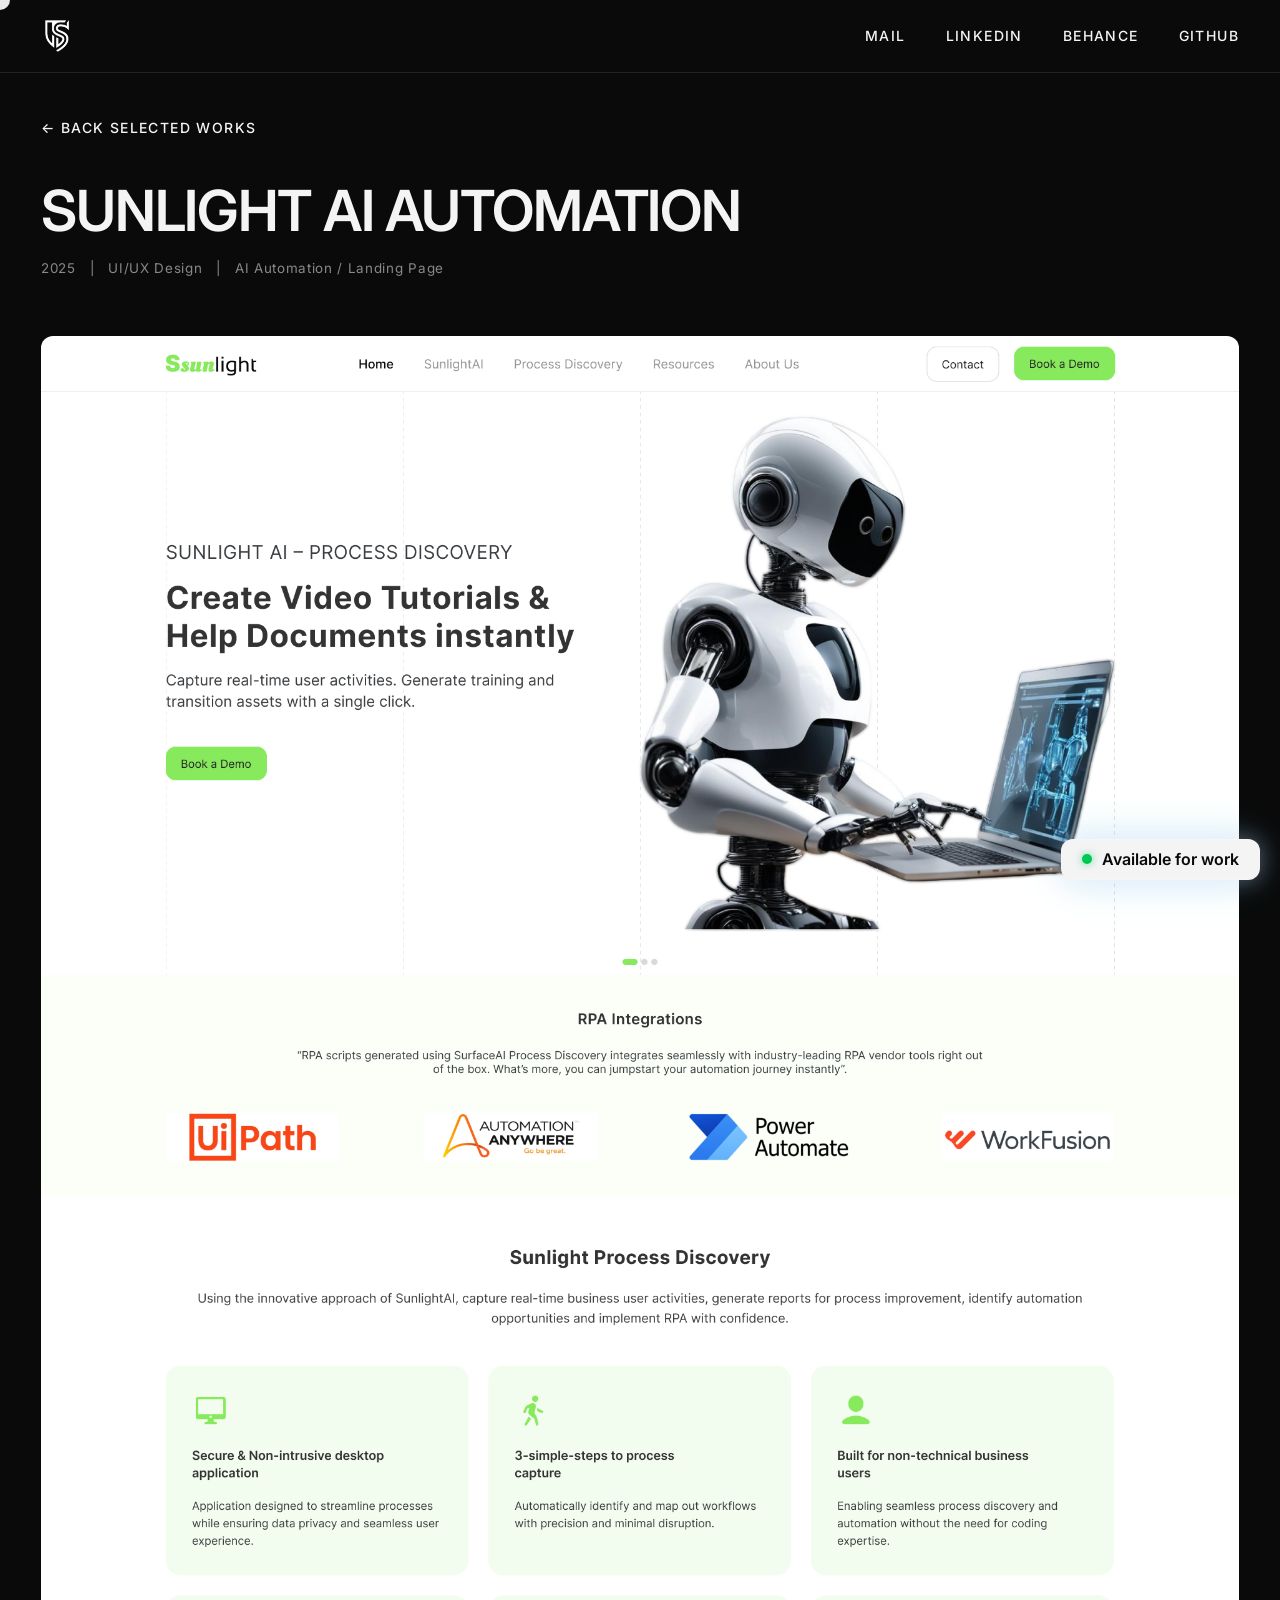
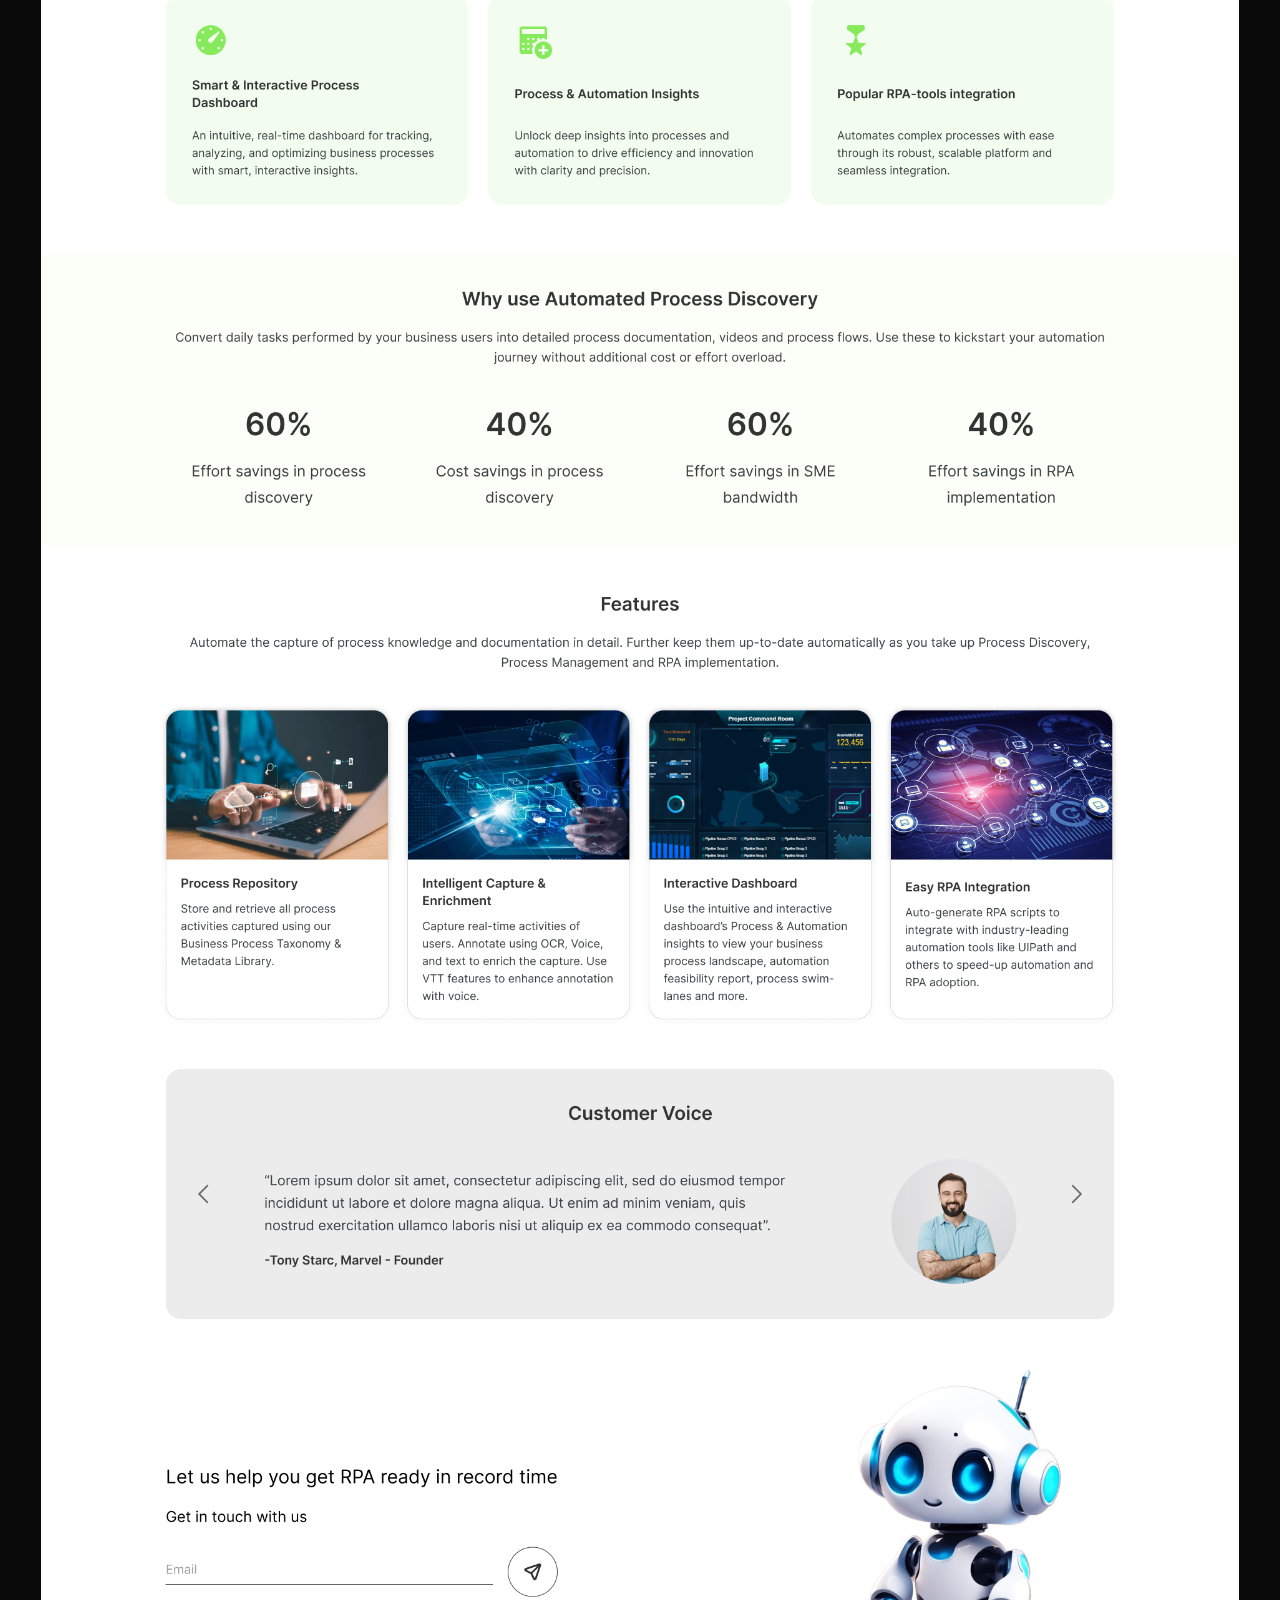
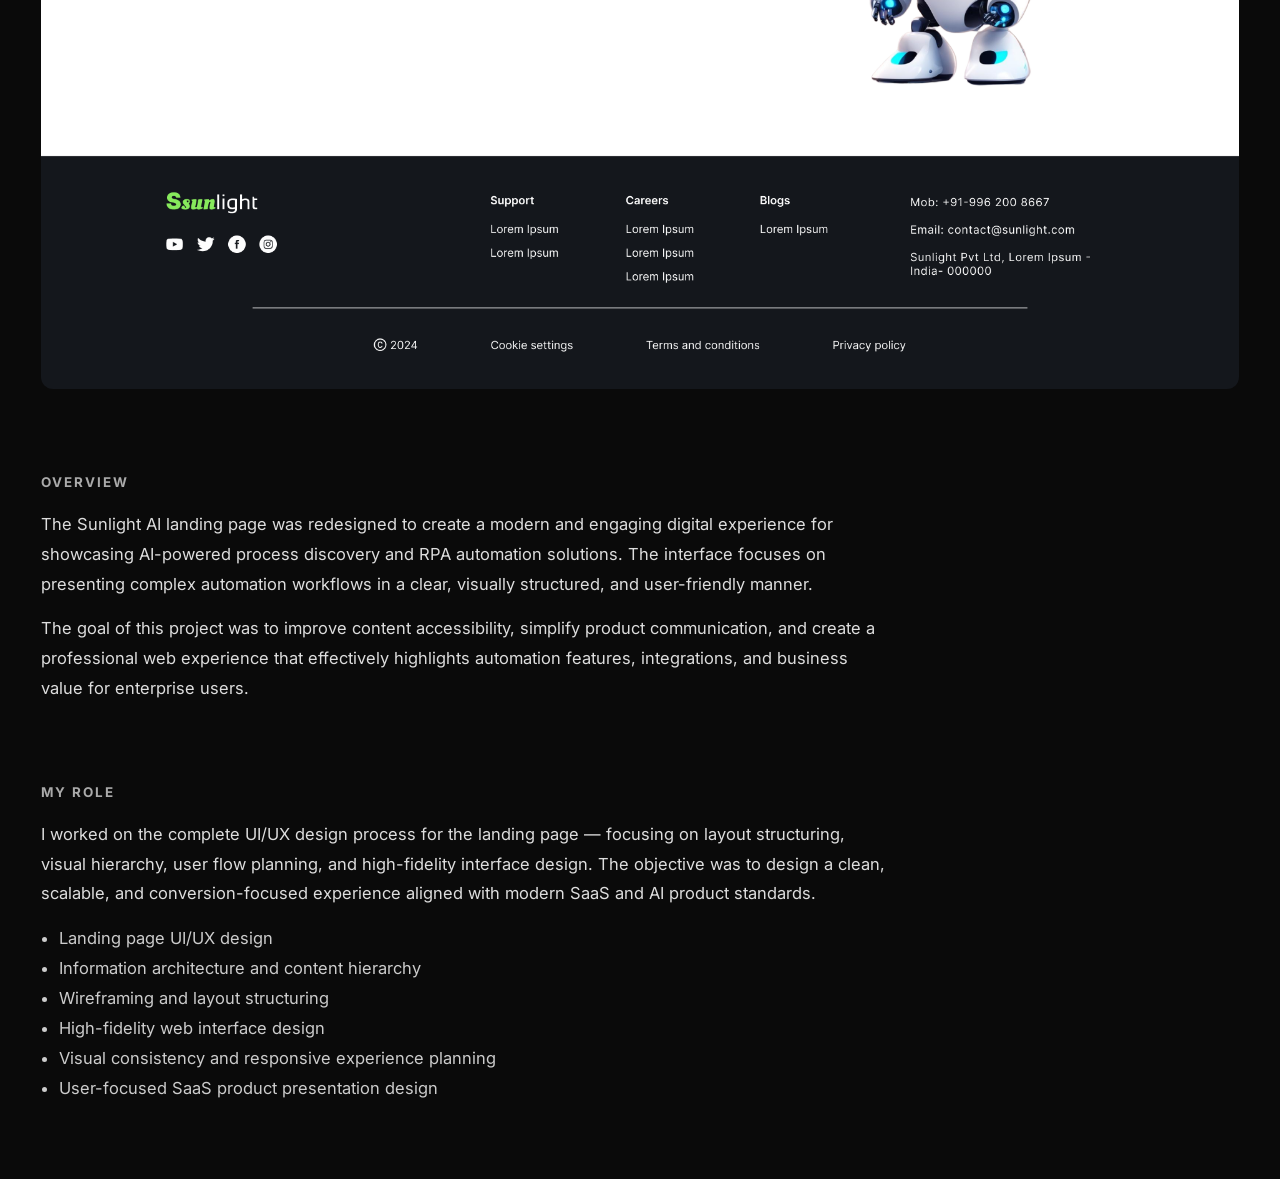
<file: UMD Projects/Ai.html>
<!DOCTYPE html>
<html lang="en">

<head>
    <meta charset="UTF-8" />
    <meta name="viewport" content="width=device-width, initial-scale=1.0" />
    <link rel="icon" href="TS Favicon.png" type="image/png">
    <title>Sunlight AI Automation</title>

    <!-- CSS -->
    <link rel="stylesheet" href="Project.css" />
</head>

<body>
    <!-- Custom Cursor -->
    <div class="cursor"></div>

    <!-- Status Badge -->
    <div class="status-badge">Available for work</div>

    <!-- Header -->
    <header class="header">
        <nav class="nav">

            <!-- Logo -->
            <a href="../index.html" class="logo">
                <img src="../TS Logo.png" alt="Tamilselvan Logo" />
            </a>

            <!-- Navigation -->
            <ul class="nav-links">

                <li>
                    <a href="mailto:suryatamil51@gmail.com">
                        Mail
                    </a>
                </li>

                <li>
                    <a href="https://www.linkedin.com/in/tamilselvan-sadhasivam-98036a3a2/" target="_blank"
                        rel="noopener noreferrer">
                        LinkedIn
                    </a>
                </li>

                <li>
                    <a href="https://www.behance.net/suryatamiluiuxdesign" target="_blank" rel="noopener noreferrer">
                        Behance
                    </a>
                </li>

                <li>
                    <a href="https://github.com/Suryatamil51" target="_blank" rel="noopener noreferrer">
                        GitHub
                    </a>
                </li>

            </ul>
            <button class="hamburger-toggle" type="button" aria-label="Open contact links" aria-expanded="false">
                <span></span>
                <span></span>
                <span></span>
            </button>
            <div class="mobile-contact-menu" aria-label="Contact links">
                <a href="mailto:suryatamil51@gmail.com">Mail</a>
                <a href="https://www.linkedin.com/in/tamilselvan-sadhasivam-98036a3a2/" target="_blank"
                    rel="noopener noreferrer">LinkedIn</a>
                <a href="https://github.com/Suryatamil51" target="_blank" rel="noopener noreferrer">GitHub</a>
                <a href="https://www.behance.net/suryatamiluiuxdesign" target="_blank"
                    rel="noopener noreferrer">Behance</a>
            </div>

        </nav>
    </header>

    <!-- =============================== -->
    <!-- ⬆️ Floating Back To Top Button -->
    <!-- =============================== -->
    <button class="back-to-top" id="backToTop" aria-label="Back to top">
        ↑
    </button>

    <!-- =============================== -->
    <!-- 🔙 Back Navigation -->
    <!-- =============================== -->
    <a href="../Uncover my design.html" class="back-btn">
        ← Back Selected Works
    </a>

    <!-- =============================== -->
    <!-- 🚀 HERO / PROJECT HEADER -->
    <!-- =============================== -->
    <section class="project-hero">

        <div class="project-container">

            <h1 class="project-title">
                SUNLIGHT AI AUTOMATION
            </h1>

            <p class="project-meta">
                2025 &nbsp; | &nbsp; UI/UX Design &nbsp; | &nbsp; AI Automation / Landing Page
            </p>

            <!-- Hero Image -->
            <img src="../Screen Design/Sunlight Ai Automation.png" alt="Sunlight AI Automation"
                class="project-hero-img">

        </div>

    </section>

    <!-- =============================== -->
    <!-- 📌 OVERVIEW -->
    <!-- =============================== -->
    <section class="project-section">

        <div class="project-container">

            <h2 class="section-title">
                Overview
            </h2>

            <p class="section-text">
                The Sunlight AI landing page was redesigned to create a modern and engaging digital experience for
                showcasing AI-powered process discovery and RPA automation solutions. The interface focuses on
                presenting complex automation workflows in a clear, visually structured, and user-friendly manner.
            </p>

            <p class="section-text">
                The goal of this project was to improve content accessibility, simplify product communication, and
                create a professional web experience that effectively highlights automation features, integrations, and
                business value for enterprise users.
            </p>

        </div>

    </section>

    <!-- =============================== -->
    <!-- 🧑‍💻 MY ROLE -->
    <!-- =============================== -->
    <section class="project-section">

        <div class="project-container">

            <h2 class="section-title">
                My Role
            </h2>

            <p class="section-text">
                I worked on the complete UI/UX design process for the landing page — focusing on layout structuring,
                visual hierarchy, user flow planning, and high-fidelity interface design. The objective was to design a
                clean, scalable, and conversion-focused experience aligned with modern SaaS and AI product standards.
            </p>

            <ul class="role-list">

                <li>Landing page UI/UX design</li>

                <li>Information architecture and content hierarchy</li>

                <li>Wireframing and layout structuring</li>

                <li>High-fidelity web interface design</li>

                <li>Visual consistency and responsive experience planning</li>

                <li>User-focused SaaS product presentation design</li>

            </ul>

        </div>

    </section>

    <!-- =============================== -->
    <!-- 🖱️ CURSOR SCRIPT -->
    <!-- =============================== -->
    <script>

        document.addEventListener("DOMContentLoaded", () => {
            const nav = document.querySelector(".nav");
            const menuButton = document.querySelector(".hamburger-toggle");
            const mobileMenu = document.querySelector(".mobile-contact-menu");

            if (!nav || !menuButton || !mobileMenu) return;

            menuButton.addEventListener("click", () => {
                const isOpen = nav.classList.toggle("menu-open");
                menuButton.setAttribute("aria-expanded", String(isOpen));
            });

            mobileMenu.querySelectorAll("a").forEach(link => {
                link.addEventListener("click", () => {
                    nav.classList.remove("menu-open");
                    menuButton.setAttribute("aria-expanded", "false");
                });
            });

            document.addEventListener("click", (event) => {
                if (!nav.classList.contains("menu-open")) return;
                if (nav.contains(event.target)) return;

                nav.classList.remove("menu-open");
                menuButton.setAttribute("aria-expanded", "false");
            });
        });


        const cursor = document.querySelector('.cursor');

        let mouseX = 0,
            mouseY = 0;

        let cursorX = 0,
            cursorY = 0;

        // Track Mouse
        document.addEventListener('mousemove', (e) => {

            mouseX = e.clientX;
            mouseY = e.clientY;

        });

        // Smooth Cursor Animation
        function animateCursor() {

            cursorX += (mouseX - cursorX) * 0.25;
            cursorY += (mouseY - cursorY) * 0.25;

            cursor.style.left = cursorX + 'px';
            cursor.style.top = cursorY + 'px';

            requestAnimationFrame(animateCursor);

        }

        animateCursor();

        // Hover Expand Effect
        const hoverElements = document.querySelectorAll(
            'a, .project-item, .service-item, .stat, .project-card, .logo'
        );

        hoverElements.forEach(el => {

            el.addEventListener('mouseenter', () => {
                cursor.classList.add('hover');
            });

            el.addEventListener('mouseleave', () => {
                cursor.classList.remove('hover');
            });

        });

        // Hide Cursor on Touch Devices
        if ('ontouchstart' in window) {

            cursor.style.display = 'none';

        }

    </script>

    <!-- =============================== -->
    <!-- 💡 Back to top button -->
    <!-- =============================== -->

    <script>
        document.addEventListener("DOMContentLoaded", () => {
            const backToTopBtn = document.getElementById("backToTop");
            const sections = document.querySelectorAll("section");
            let currentMode = "";

            function getBrightness(rgb) {
                const [r, g, b] = rgb.match(/\d+/g).map(Number);
                return (r * 299 + g * 587 + b * 114) / 1000;
            }

            function updateBackToTopState() {
                if (window.scrollY > 400) {
                    backToTopBtn.classList.add("show");
                } else {
                    backToTopBtn.classList.remove("show");
                }

                const btnRect = backToTopBtn.getBoundingClientRect();
                const btnCenterY = btnRect.top + btnRect.height / 2;

                let activeSection = null;
                for (const section of sections) {
                    const rect = section.getBoundingClientRect();
                    if (btnCenterY >= rect.top && btnCenterY <= rect.bottom) {
                        activeSection = section;
                        break;
                    }
                }

                if (!activeSection) return;

                const bgColor = window.getComputedStyle(activeSection).backgroundColor;
                const brightness = getBrightness(bgColor);
                const isDark = brightness < 128;

                if (isDark && currentMode !== "dark") {
                    backToTopBtn.classList.add("on-dark");
                    currentMode = "dark";
                } else if (!isDark && currentMode !== "light") {
                    backToTopBtn.classList.remove("on-dark");
                    currentMode = "light";
                }
            }

            backToTopBtn.addEventListener("click", () => {
                window.scrollTo({
                    top: 0,
                    behavior: "smooth"
                });
            });

            window.addEventListener("scroll", updateBackToTopState);
            window.addEventListener("resize", updateBackToTopState);
            updateBackToTopState();
        });
    </script>

</body>

</html>
</file>
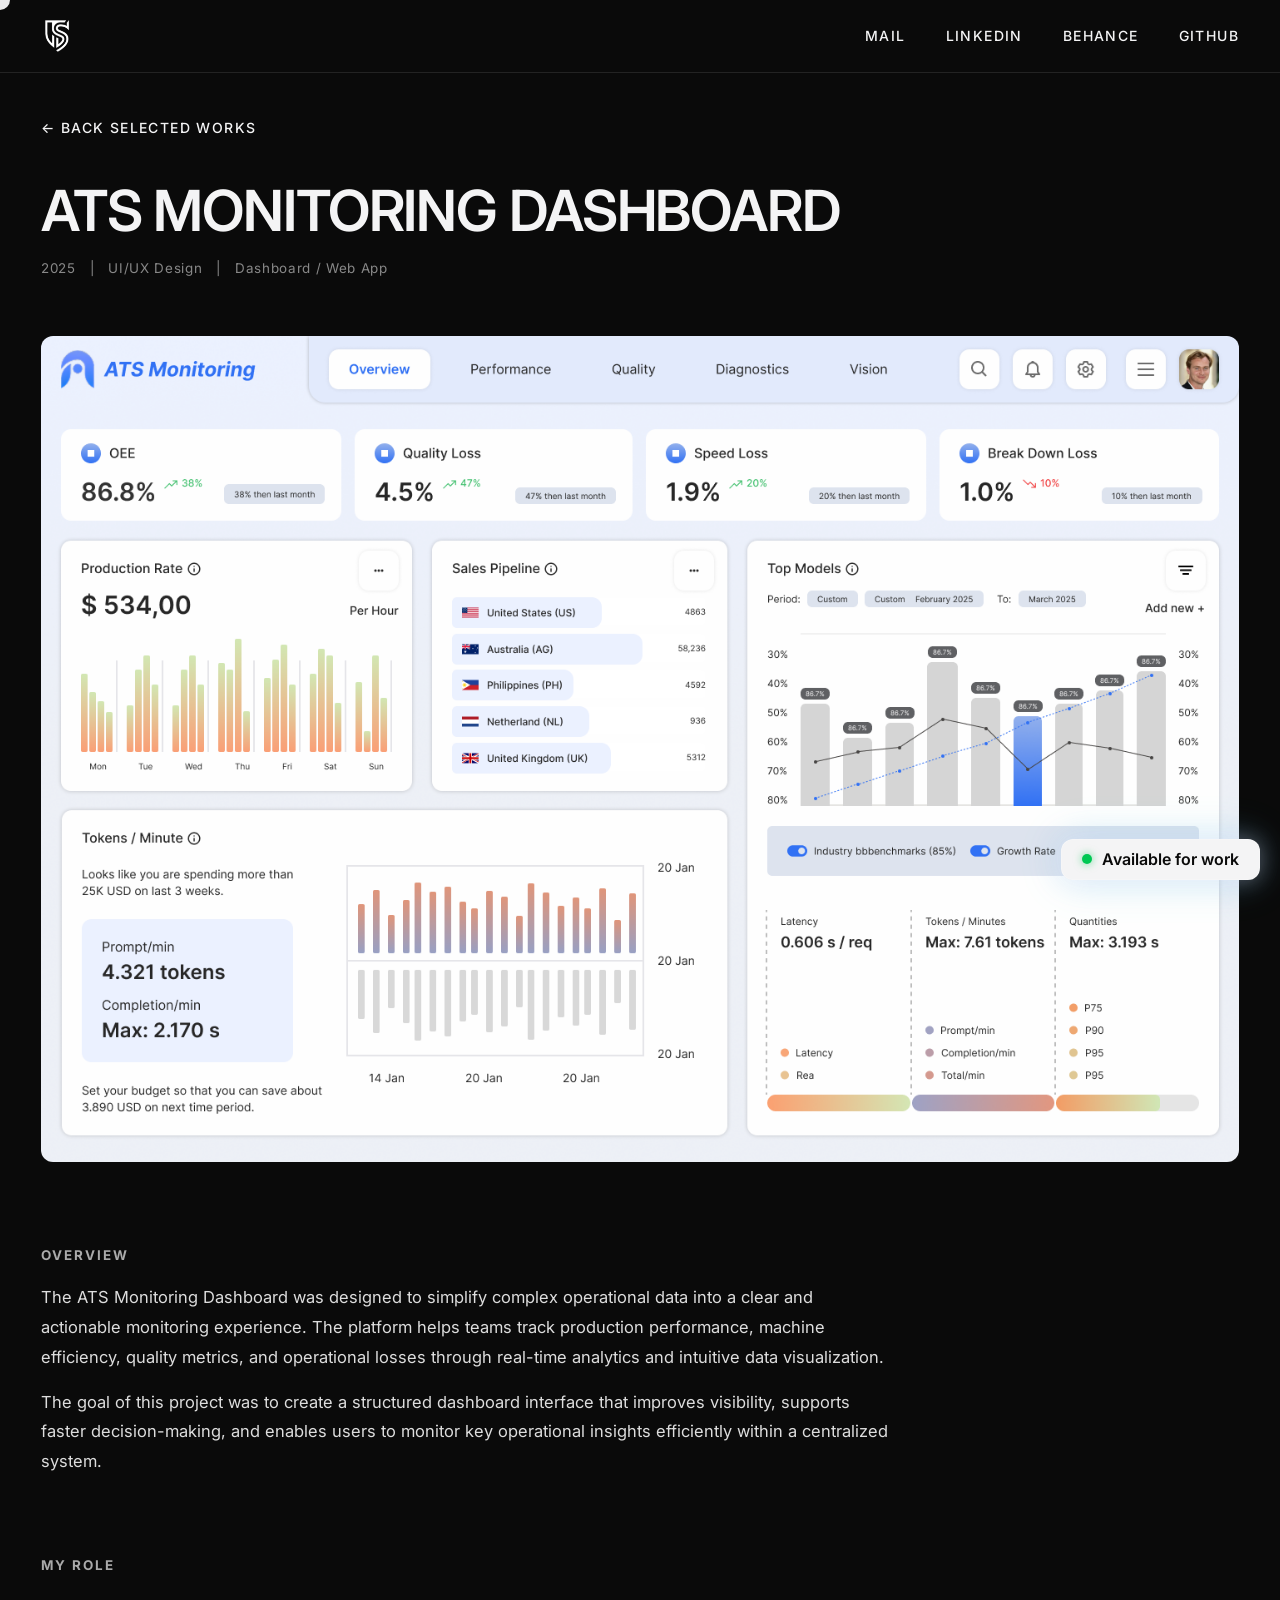
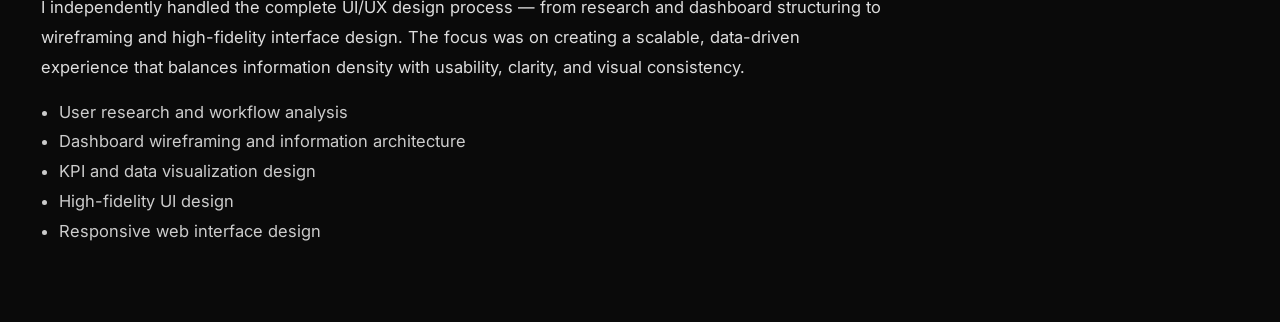
<file: UMD Projects/Ats.html>
<!DOCTYPE html>
<html lang="en">

<head>
    <meta charset="UTF-8" />
    <meta name="viewport" content="width=device-width, initial-scale=1.0" />
    <link rel="icon" href="TS Favicon.png" type="image/png">
    <title>ATS Monitoring Dashboard</title>

    <!-- CSS -->
    <link rel="stylesheet" href="Project.css" />
</head>

<body>
    <div class="cursor"></div>
    <div class="status-badge">Available for work</div>

    <!-- Header -->
    <header class="header">
        <nav class="nav">
            <a href="../index.html" class="logo">
                <img src="../TS Logo.png" alt="Tamilselvan Logo" />
            </a>
            <ul class="nav-links">
                <li><a href="mailto:suryatamil51@gmail.com">Mail</a></li>
                <li><a href="https://www.linkedin.com/in/tamilselvan-sadhasivam-98036a3a2/" target="_blank"
                        rel="noopener noreferrer">LinkedIn</a></li>
                <li><a href="https://www.behance.net/suryatamiluiuxdesign" target="_blank"
                        rel="noopener noreferrer">Behance</a></li>
                <li><a href="https://github.com/Suryatamil51" target="_blank" rel="noopener noreferrer">GitHub</a></li>
            </ul>
            <button class="hamburger-toggle" type="button" aria-label="Open contact links" aria-expanded="false">
                <span></span>
                <span></span>
                <span></span>
            </button>
            <div class="mobile-contact-menu" aria-label="Contact links">
                <a href="mailto:suryatamil51@gmail.com">Mail</a>
                <a href="https://www.linkedin.com/in/tamilselvan-sadhasivam-98036a3a2/" target="_blank"
                    rel="noopener noreferrer">LinkedIn</a>
                <a href="https://github.com/Suryatamil51" target="_blank" rel="noopener noreferrer">GitHub</a>
                <a href="https://www.behance.net/suryatamiluiuxdesign" target="_blank"
                    rel="noopener noreferrer">Behance</a>
            </div>
        </nav>
    </header>

    <!-- =============================== -->
    <!-- 🔙 Back Navigation -->
    <!-- =============================== -->
    <a href="../Uncover my design.html" class="back-btn">← Back Selected Works</a>

    <!-- =============================== -->
    <!-- 🚀 HERO / PROJECT HEADER -->
    <!-- =============================== -->
    <section class="project-hero">
        <div class="project-container">

            <h1 class="project-title">ATS MONITORING DASHBOARD</h1>

            <p class="project-meta">
                2025 &nbsp; | &nbsp; UI/UX Design &nbsp; | &nbsp; Dashboard / Web App
            </p>

            <img src="../Screen Design/ATS Monitoring Dashboard.png" alt="ATS Dashboard" class="project-hero-img">

        </div>
    </section>


    <!-- =============================== -->
    <!-- 📌 OVERVIEW -->
    <!-- =============================== -->
    <section class="project-section">
        <div class="project-container">

            <h2 class="section-title">Overview</h2>

            <p class="section-text">
                The ATS Monitoring Dashboard was designed to simplify complex operational data into a clear and
                actionable monitoring experience. The platform helps teams track production performance, machine
                efficiency, quality metrics, and operational losses through real-time analytics and intuitive data
                visualization.
            </p>

            <p class="section-text">
                The goal of this project was to create a structured dashboard interface that improves visibility,
                supports faster decision-making, and enables users to monitor key operational insights efficiently
                within a centralized system.
            </p>

        </div>
    </section>


    <!-- =============================== -->
    <!-- 🧑‍💻 MY ROLE -->
    <!-- =============================== -->
    <section class="project-section">
        <div class="project-container">

            <h2 class="section-title">My Role</h2>

            <p class="section-text">
                I independently handled the complete UI/UX design process — from research and dashboard structuring to
                wireframing and high-fidelity interface design. The focus was on creating a scalable, data-driven
                experience that balances information density with usability, clarity, and visual consistency.
            </p>

            <ul class="role-list">
                <li>User research and workflow analysis</li>
                <li>Dashboard wireframing and information architecture</li>
                <li>KPI and data visualization design</li>
                <li>High-fidelity UI design</li>
                <li>Responsive web interface design</li>
            </ul>

        </div>
    </section>

    <!-- =============================== -->
    <!-- ⬆️ Floating Back To Top Button -->
    <!-- =============================== -->
    <button class="back-to-top" id="backToTop" aria-label="Back to top">
        ↑
    </button>

    <!-- =============================== -->
    <!-- 🖱️ CURSOR ANIMATION -->
    <!-- =============================== -->

    <script>
        document.addEventListener("DOMContentLoaded", () => {
            const nav = document.querySelector(".nav");
            const menuButton = document.querySelector(".hamburger-toggle");
            const mobileMenu = document.querySelector(".mobile-contact-menu");

            if (!nav || !menuButton || !mobileMenu) return;

            menuButton.addEventListener("click", () => {
                const isOpen = nav.classList.toggle("menu-open");
                menuButton.setAttribute("aria-expanded", String(isOpen));
            });

            mobileMenu.querySelectorAll("a").forEach(link => {
                link.addEventListener("click", () => {
                    nav.classList.remove("menu-open");
                    menuButton.setAttribute("aria-expanded", "false");
                });
            });

            document.addEventListener("click", (event) => {
                if (!nav.classList.contains("menu-open")) return;
                if (nav.contains(event.target)) return;

                nav.classList.remove("menu-open");
                menuButton.setAttribute("aria-expanded", "false");
            });
        });


        const cursor = document.querySelector('.cursor');

        let mouseX = 0, mouseY = 0;
        let cursorX = 0, cursorY = 0;

        // Track mouse position
        document.addEventListener('mousemove', (e) => {
            mouseX = e.clientX;
            mouseY = e.clientY;
        });

        // Smooth + FAST cursor follow
        function animateCursor() {
            cursorX += (mouseX - cursorX) * 0.25; // 🔥 increase speed
            cursorY += (mouseY - cursorY) * 0.25;

            cursor.style.left = cursorX + 'px';
            cursor.style.top = cursorY + 'px';

            requestAnimationFrame(animateCursor);
        }
        animateCursor();

        // Hover expand effect (same as landing)
        const hoverElements = document.querySelectorAll(
            'a, .project-item, .service-item, .stat, .project-card, .logo'
        );

        hoverElements.forEach(el => {
            el.addEventListener('mouseenter', () => {
                cursor.classList.add('hover');
            });
            el.addEventListener('mouseleave', () => {
                cursor.classList.remove('hover');
            });
        });

        // Optional: hide cursor on touch devices
        if ('ontouchstart' in window) {
            cursor.style.display = 'none';
        }

    </script>

    <!-- =============================== -->
    <!-- 💡 Back to top button -->
    <!-- =============================== -->

    <script>
        document.addEventListener("DOMContentLoaded", () => {
            const backToTopBtn = document.getElementById("backToTop");
            const sections = document.querySelectorAll("section");
            let currentMode = "";

            function getBrightness(rgb) {
                const [r, g, b] = rgb.match(/\d+/g).map(Number);
                return (r * 299 + g * 587 + b * 114) / 1000;
            }

            function updateBackToTopState() {
                if (window.scrollY > 400) {
                    backToTopBtn.classList.add("show");
                } else {
                    backToTopBtn.classList.remove("show");
                }

                const btnRect = backToTopBtn.getBoundingClientRect();
                const btnCenterY = btnRect.top + btnRect.height / 2;

                let activeSection = null;
                for (const section of sections) {
                    const rect = section.getBoundingClientRect();
                    if (btnCenterY >= rect.top && btnCenterY <= rect.bottom) {
                        activeSection = section;
                        break;
                    }
                }

                if (!activeSection) return;

                const bgColor = window.getComputedStyle(activeSection).backgroundColor;
                const brightness = getBrightness(bgColor);
                const isDark = brightness < 128;

                if (isDark && currentMode !== "dark") {
                    backToTopBtn.classList.add("on-dark");
                    currentMode = "dark";
                } else if (!isDark && currentMode !== "light") {
                    backToTopBtn.classList.remove("on-dark");
                    currentMode = "light";
                }
            }

            backToTopBtn.addEventListener("click", () => {
                window.scrollTo({
                    top: 0,
                    behavior: "smooth"
                });
            });

            window.addEventListener("scroll", updateBackToTopState);
            window.addEventListener("resize", updateBackToTopState);
            updateBackToTopState();
        });
    </script>

</body>

</html>
</file>
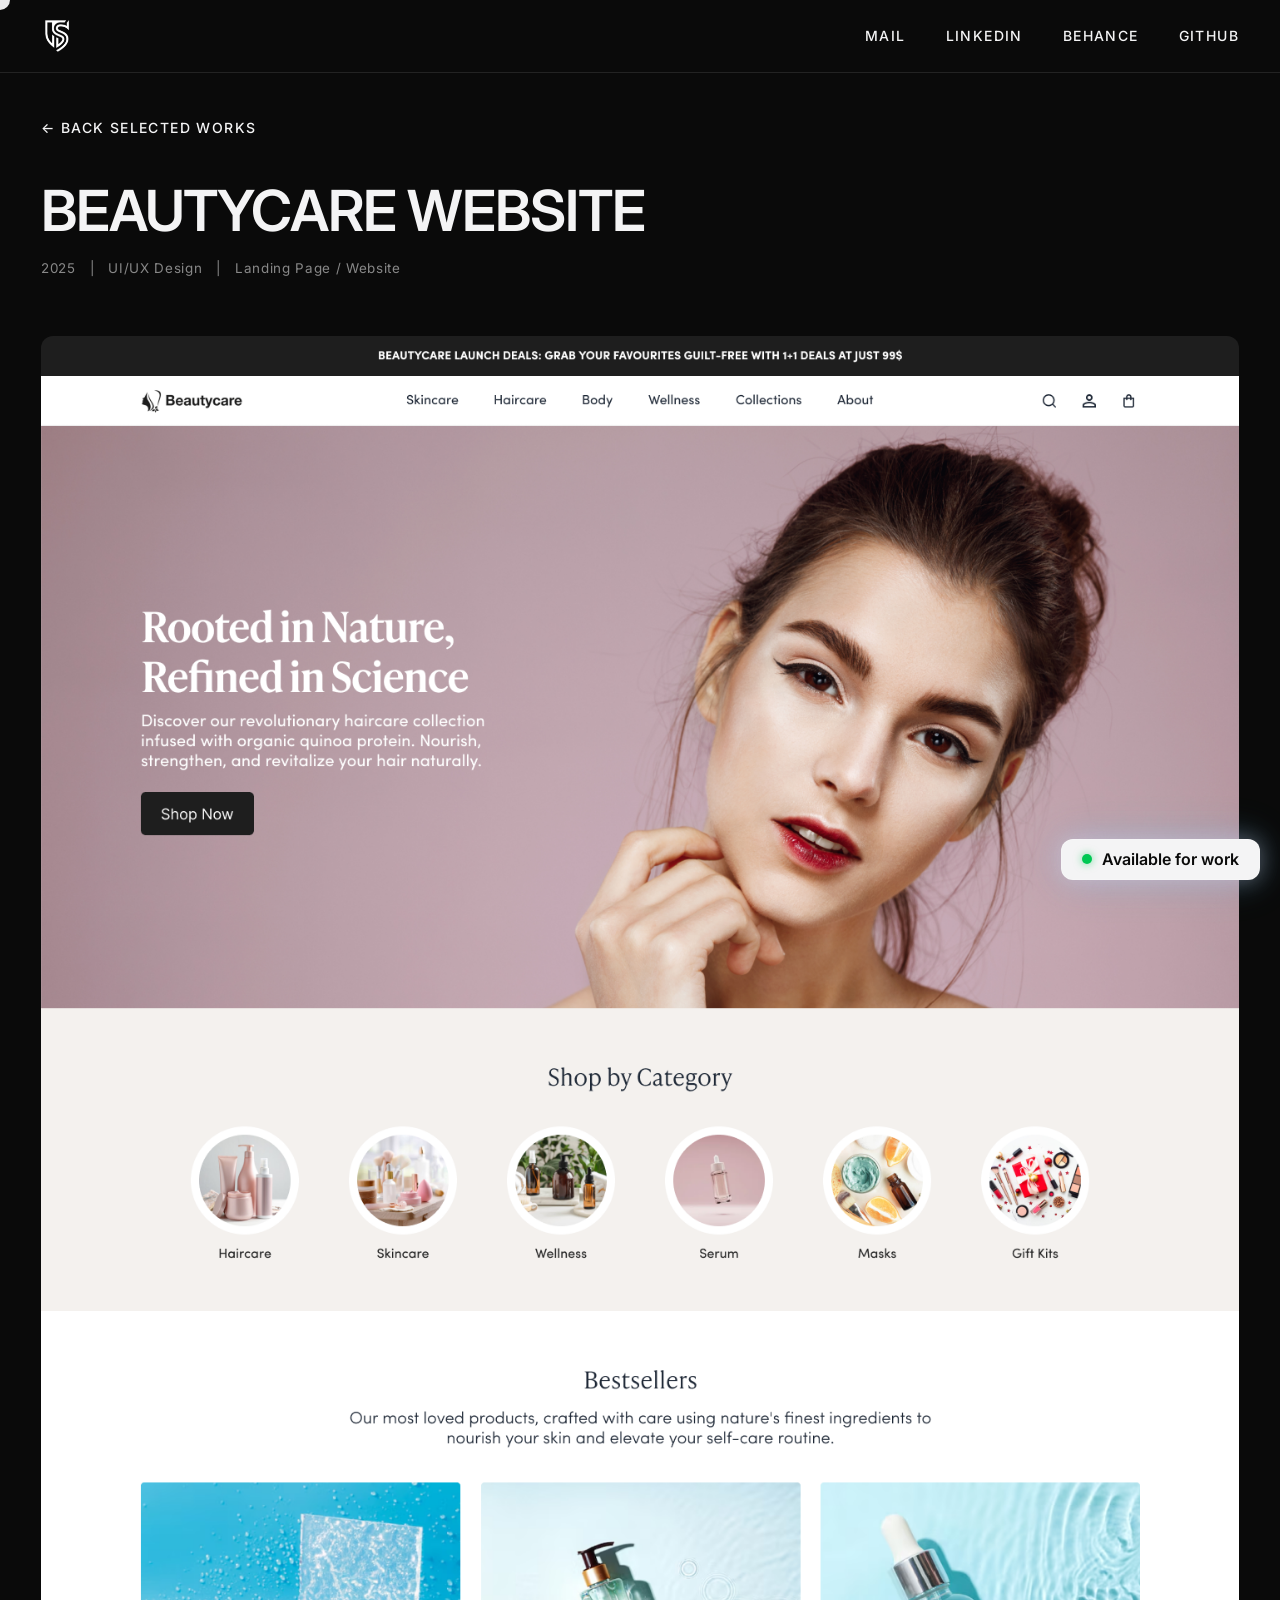
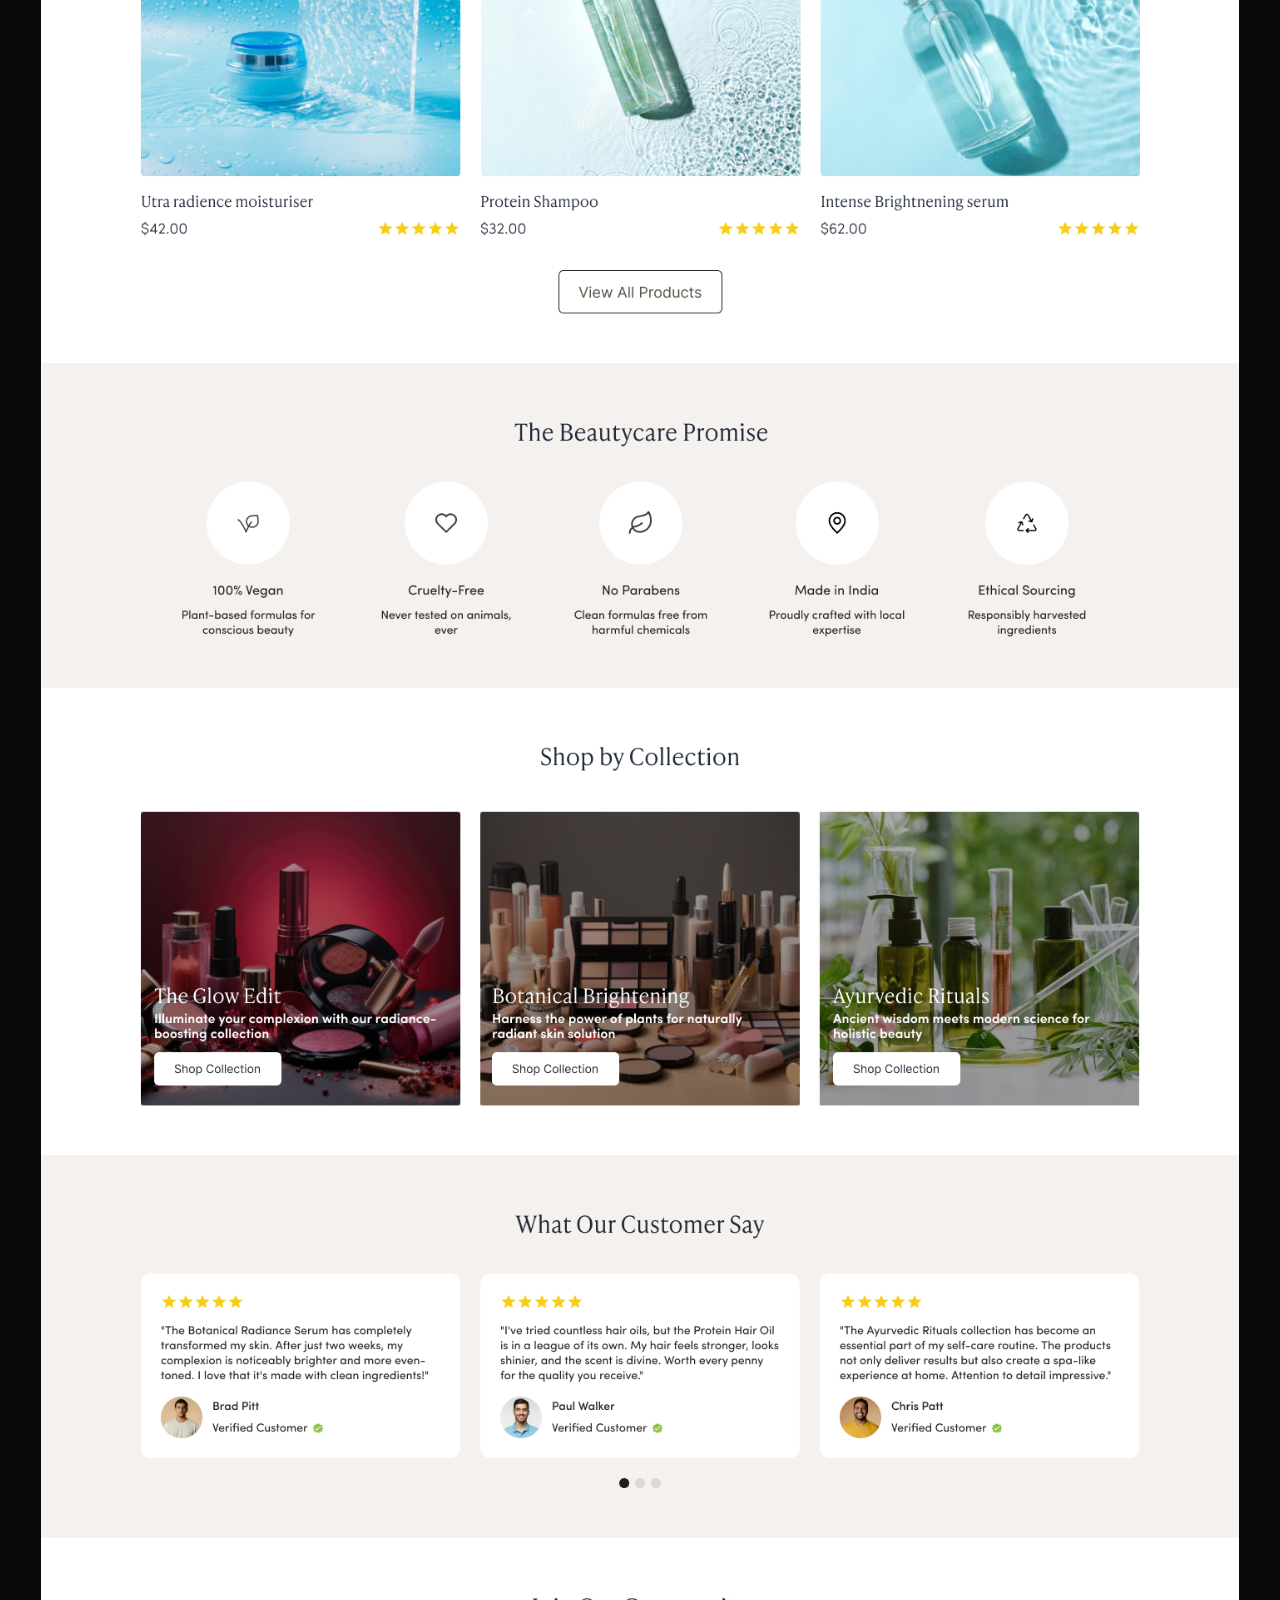
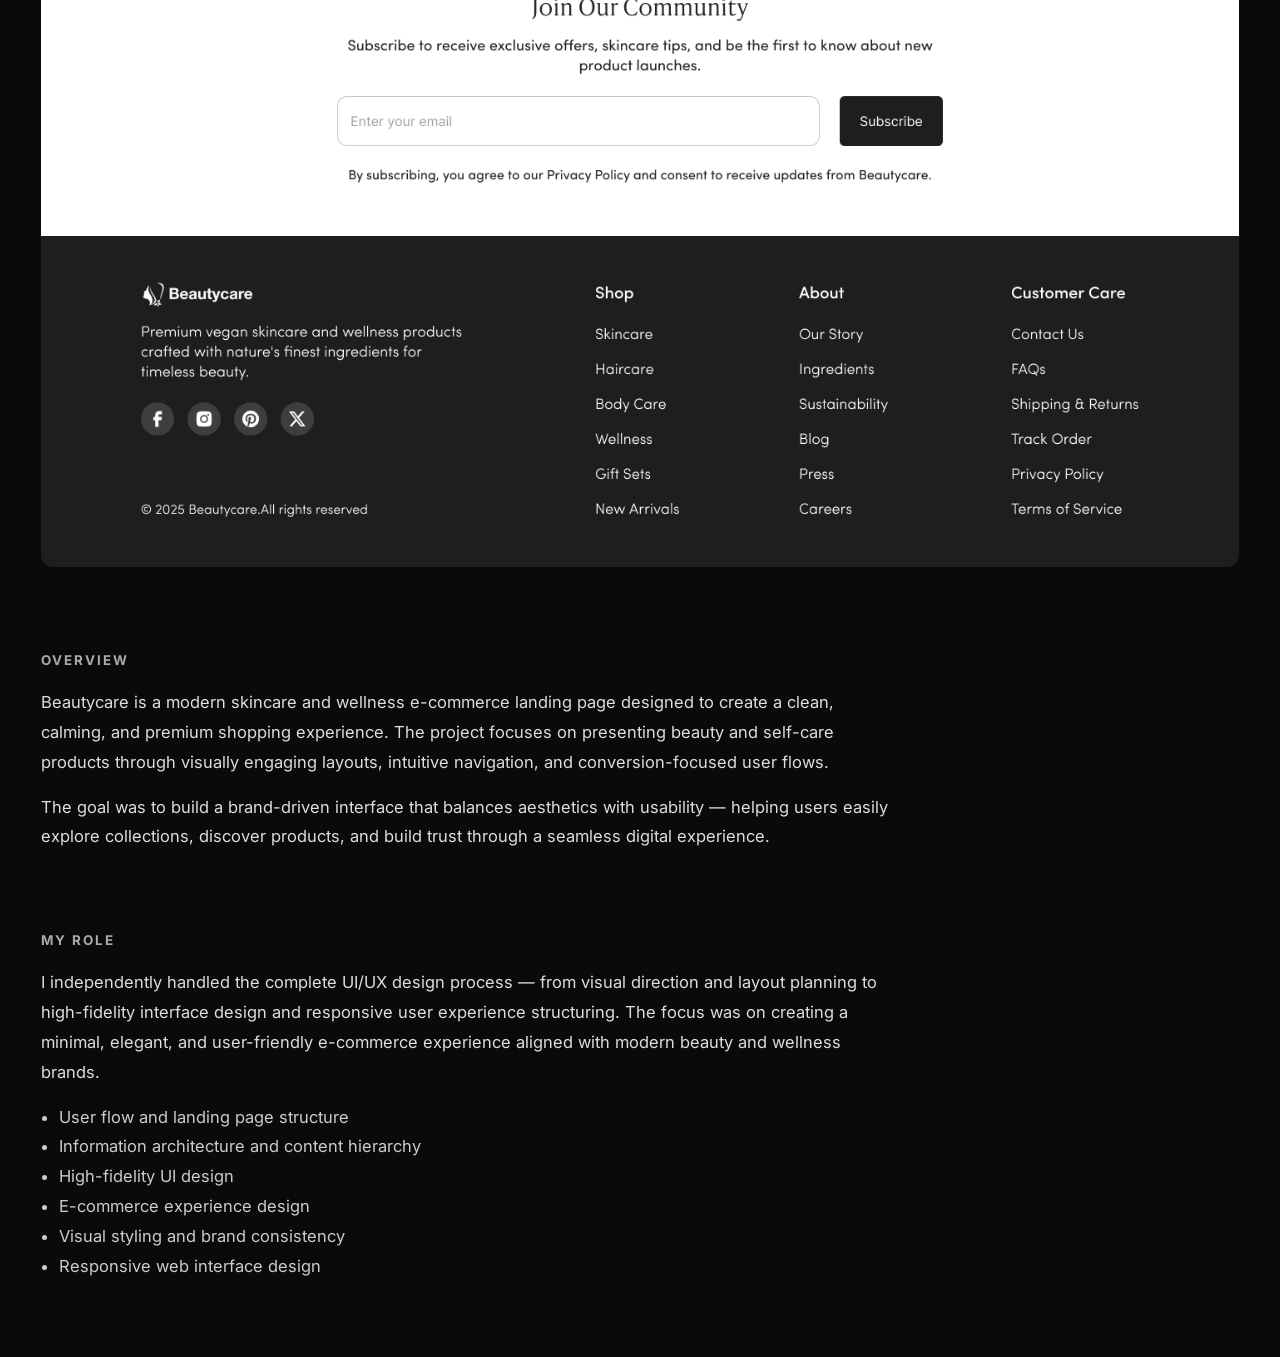
<file: UMD Projects/Beautycare.html>
<!DOCTYPE html>
<html lang="en">

<head>
    <meta charset="UTF-8" />
    <meta name="viewport" content="width=device-width, initial-scale=1.0" />
    <link rel="icon" href="TS Favicon.png" type="image/png">
    <title>Beautycare</title>

    <!-- CSS -->
    <link rel="stylesheet" href="Project.css" />
</head>

<body>
    <div class="cursor"></div>
    <div class="status-badge">Available for work</div>

    <!-- Header -->
    <header class="header">
        <nav class="nav">
            <a href="../index.html" class="logo">
                <img src="../TS Logo.png" alt="Tamilselvan Logo" />
            </a>

            <ul class="nav-links">
                <li><a href="mailto:suryatamil51@gmail.com">Mail</a></li>

                <li>
                    <a href="https://www.linkedin.com/in/tamilselvan-sadhasivam-98036a3a2/" target="_blank"
                        rel="noopener noreferrer">
                        LinkedIn
                    </a>
                </li>

                <li>
                    <a href="https://www.behance.net/suryatamiluiuxdesign" target="_blank" rel="noopener noreferrer">
                        Behance
                    </a>
                </li>

                <li>
                    <a href="https://github.com/Suryatamil51" target="_blank" rel="noopener noreferrer">
                        GitHub
                    </a>
                </li>
            </ul>
            <button class="hamburger-toggle" type="button" aria-label="Open contact links" aria-expanded="false">
                <span></span>
                <span></span>
                <span></span>
            </button>
            <div class="mobile-contact-menu" aria-label="Contact links">
                <a href="mailto:suryatamil51@gmail.com">Mail</a>
                <a href="https://www.linkedin.com/in/tamilselvan-sadhasivam-98036a3a2/" target="_blank"
                    rel="noopener noreferrer">LinkedIn</a>
                <a href="https://github.com/Suryatamil51" target="_blank" rel="noopener noreferrer">GitHub</a>
                <a href="https://www.behance.net/suryatamiluiuxdesign" target="_blank"
                    rel="noopener noreferrer">Behance</a>
            </div>
        </nav>
    </header>

    <!-- Back Navigation -->
    <a href="../Uncover my design.html" class="back-btn">
        ← Back Selected Works
    </a>

    <!-- Hero -->
    <section class="project-hero">
        <div class="project-container">

            <h1 class="project-title">BEAUTYCARE WEBSITE</h1>

            <p class="project-meta">
                2025 &nbsp; | &nbsp; UI/UX Design &nbsp; | &nbsp; Landing Page / Website
            </p>

            <img src="../Screen Design/Beautycare Landing Page.png" alt="Beautycare Website" class="project-hero-img">

        </div>
    </section>

    <!-- Overview -->
    <section class="project-section">
        <div class="project-container">

            <h2 class="section-title">Overview</h2>

            <p class="section-text">
                Beautycare is a modern skincare and wellness e-commerce landing page designed to
                create a clean, calming, and premium shopping experience. The project focuses on
                presenting beauty and self-care products through visually engaging layouts, intuitive navigation, and
                conversion-focused user flows.
            </p>

            <p class="section-text">
                The goal was to build a brand-driven interface that balances aesthetics with usability — helping users
                easily explore collections, discover products, and build trust through a seamless digital experience.
            </p>

        </div>
    </section>

    <!-- My Role -->
    <section class="project-section">
        <div class="project-container">

            <h2 class="section-title">My Role</h2>

            <p class="section-text">
                I independently handled the complete UI/UX design process — from visual direction and layout planning to
                high-fidelity interface design and responsive user experience structuring. The focus was on creating a
                minimal, elegant, and user-friendly e-commerce experience aligned with modern beauty and wellness
                brands.
            </p>

            <ul class="role-list">
                <li>User flow and landing page structure</li>
                <li>Information architecture and content hierarchy</li>
                <li>High-fidelity UI design</li>
                <li>E-commerce experience design</li>
                <li>Visual styling and brand consistency</li>
                <li>Responsive web interface design</li>
            </ul>

        </div>
    </section>

    <!-- =============================== -->
    <!-- ⬆️ Floating Back To Top Button -->
    <!-- =============================== -->
    <button class="back-to-top" id="backToTop" aria-label="Back to top">
        ↑
    </button>

    <!-- Cursor Script -->
    <script>
        document.addEventListener("DOMContentLoaded", () => {
            const nav = document.querySelector(".nav");
            const menuButton = document.querySelector(".hamburger-toggle");
            const mobileMenu = document.querySelector(".mobile-contact-menu");

            if (!nav || !menuButton || !mobileMenu) return;

            menuButton.addEventListener("click", () => {
                const isOpen = nav.classList.toggle("menu-open");
                menuButton.setAttribute("aria-expanded", String(isOpen));
            });

            mobileMenu.querySelectorAll("a").forEach(link => {
                link.addEventListener("click", () => {
                    nav.classList.remove("menu-open");
                    menuButton.setAttribute("aria-expanded", "false");
                });
            });

            document.addEventListener("click", (event) => {
                if (!nav.classList.contains("menu-open")) return;
                if (nav.contains(event.target)) return;

                nav.classList.remove("menu-open");
                menuButton.setAttribute("aria-expanded", "false");
            });
        });


        const cursor = document.querySelector('.cursor');

        let mouseX = 0, mouseY = 0;
        let cursorX = 0, cursorY = 0;

        document.addEventListener('mousemove', (e) => {
            mouseX = e.clientX;
            mouseY = e.clientY;
        });

        function animateCursor() {
            cursorX += (mouseX - cursorX) * 0.25;
            cursorY += (mouseY - cursorY) * 0.25;

            cursor.style.left = cursorX + 'px';
            cursor.style.top = cursorY + 'px';

            requestAnimationFrame(animateCursor);
        }

        animateCursor();

        const hoverElements = document.querySelectorAll(
            'a, .project-item, .service-item, .stat, .project-card, .logo'
        );

        hoverElements.forEach(el => {
            el.addEventListener('mouseenter', () => {
                cursor.classList.add('hover');
            });

            el.addEventListener('mouseleave', () => {
                cursor.classList.remove('hover');
            });
        });

        if ('ontouchstart' in window) {
            cursor.style.display = 'none';
        }
    </script>

    <!-- =============================== -->
    <!-- 💡 Back to top button -->
    <!-- =============================== -->

    <script>
        document.addEventListener("DOMContentLoaded", () => {
            const backToTopBtn = document.getElementById("backToTop");
            const sections = document.querySelectorAll("section");
            let currentMode = "";

            function getBrightness(rgb) {
                const [r, g, b] = rgb.match(/\d+/g).map(Number);
                return (r * 299 + g * 587 + b * 114) / 1000;
            }

            function updateBackToTopState() {
                if (window.scrollY > 400) {
                    backToTopBtn.classList.add("show");
                } else {
                    backToTopBtn.classList.remove("show");
                }

                const btnRect = backToTopBtn.getBoundingClientRect();
                const btnCenterY = btnRect.top + btnRect.height / 2;

                let activeSection = null;
                for (const section of sections) {
                    const rect = section.getBoundingClientRect();
                    if (btnCenterY >= rect.top && btnCenterY <= rect.bottom) {
                        activeSection = section;
                        break;
                    }
                }

                if (!activeSection) return;

                const bgColor = window.getComputedStyle(activeSection).backgroundColor;
                const brightness = getBrightness(bgColor);
                const isDark = brightness < 128;

                if (isDark && currentMode !== "dark") {
                    backToTopBtn.classList.add("on-dark");
                    currentMode = "dark";
                } else if (!isDark && currentMode !== "light") {
                    backToTopBtn.classList.remove("on-dark");
                    currentMode = "light";
                }
            }

            backToTopBtn.addEventListener("click", () => {
                window.scrollTo({
                    top: 0,
                    behavior: "smooth"
                });
            });

            window.addEventListener("scroll", updateBackToTopState);
            window.addEventListener("resize", updateBackToTopState);
            updateBackToTopState();
        });
    </script>

</body>

</html>
</file>
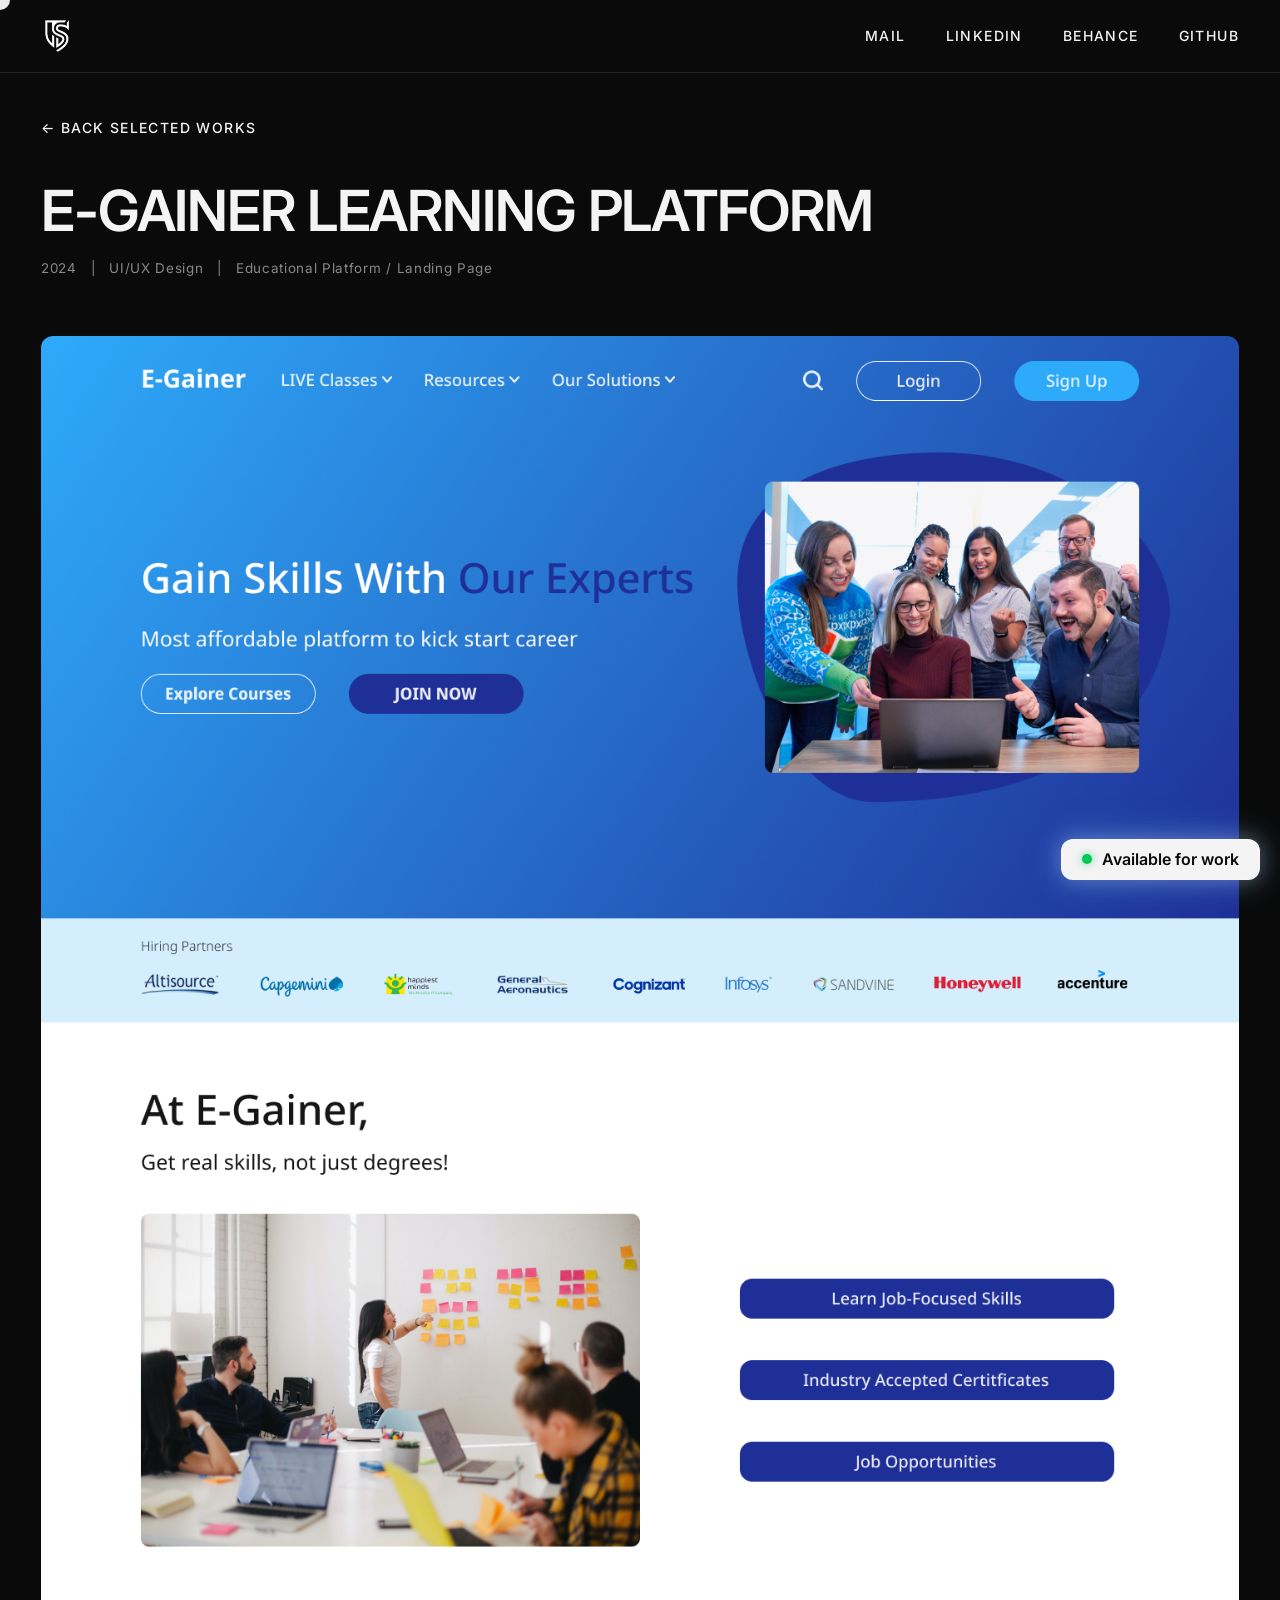
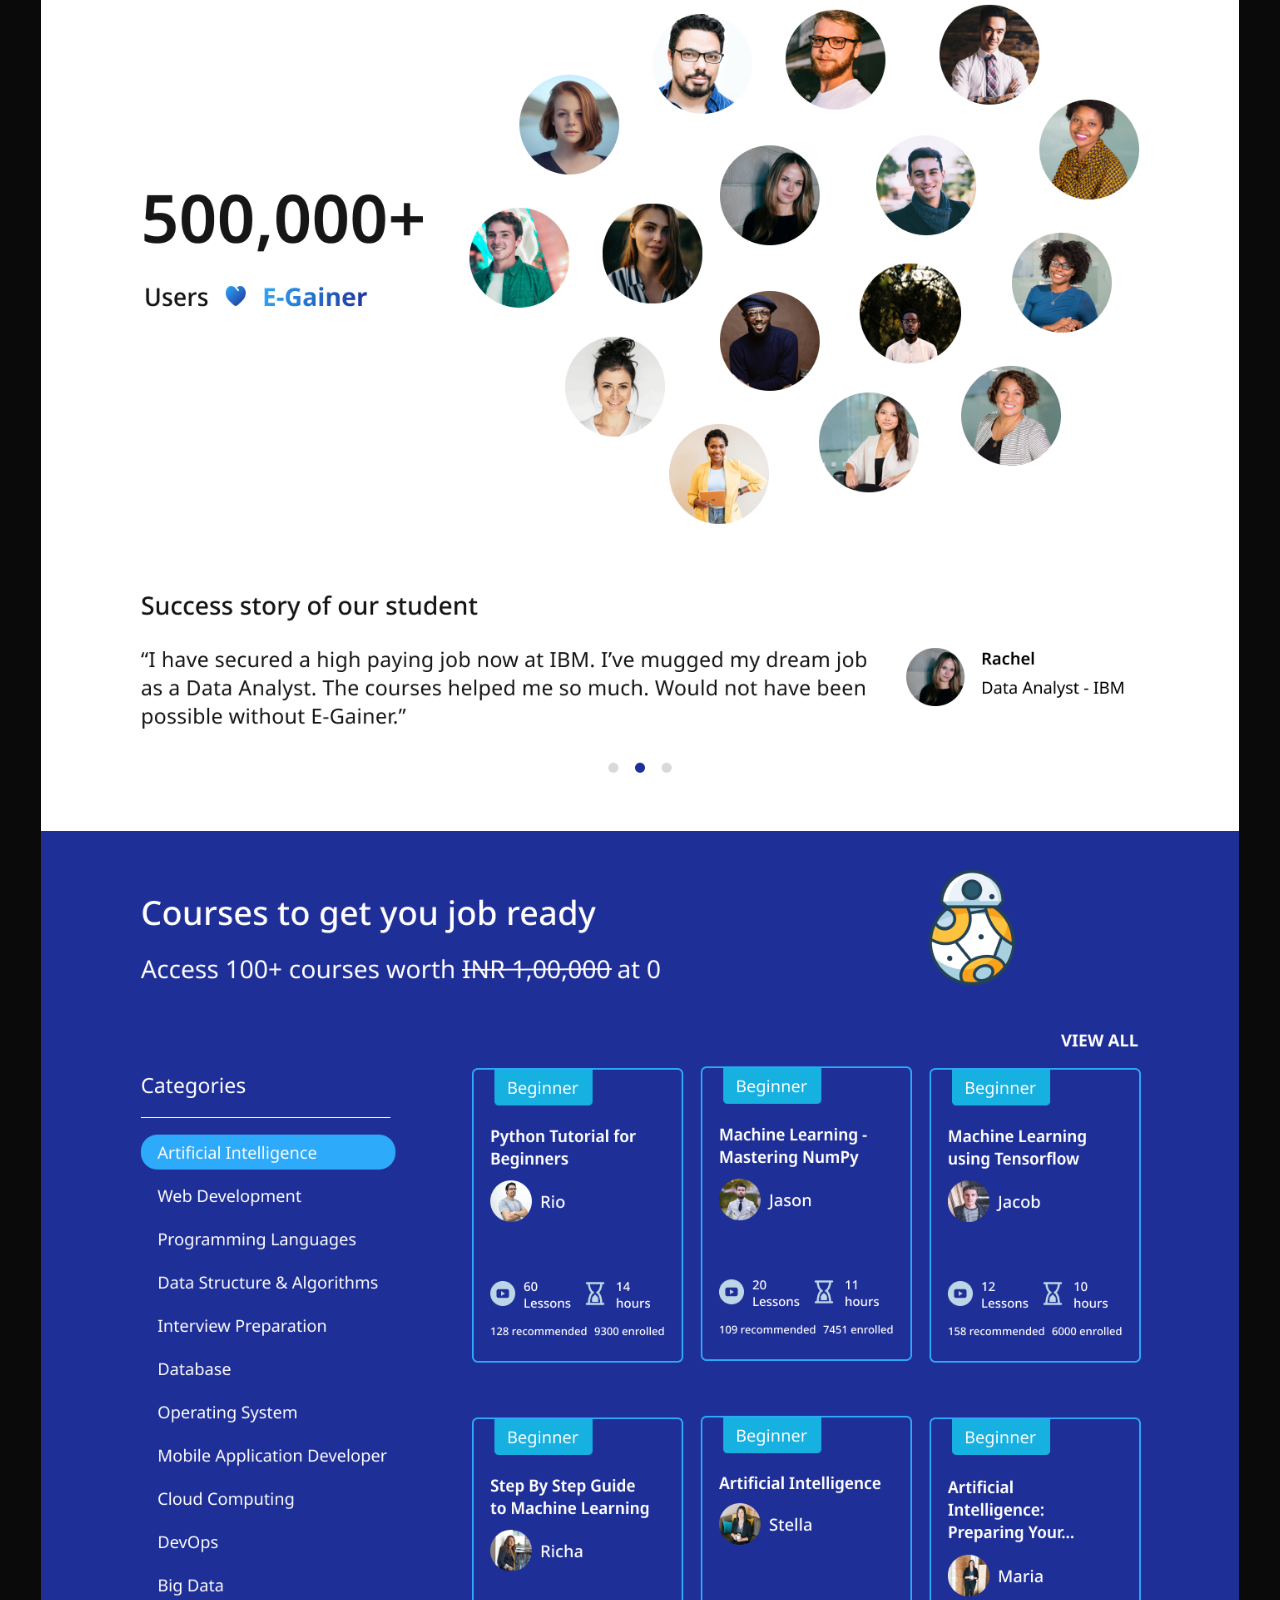
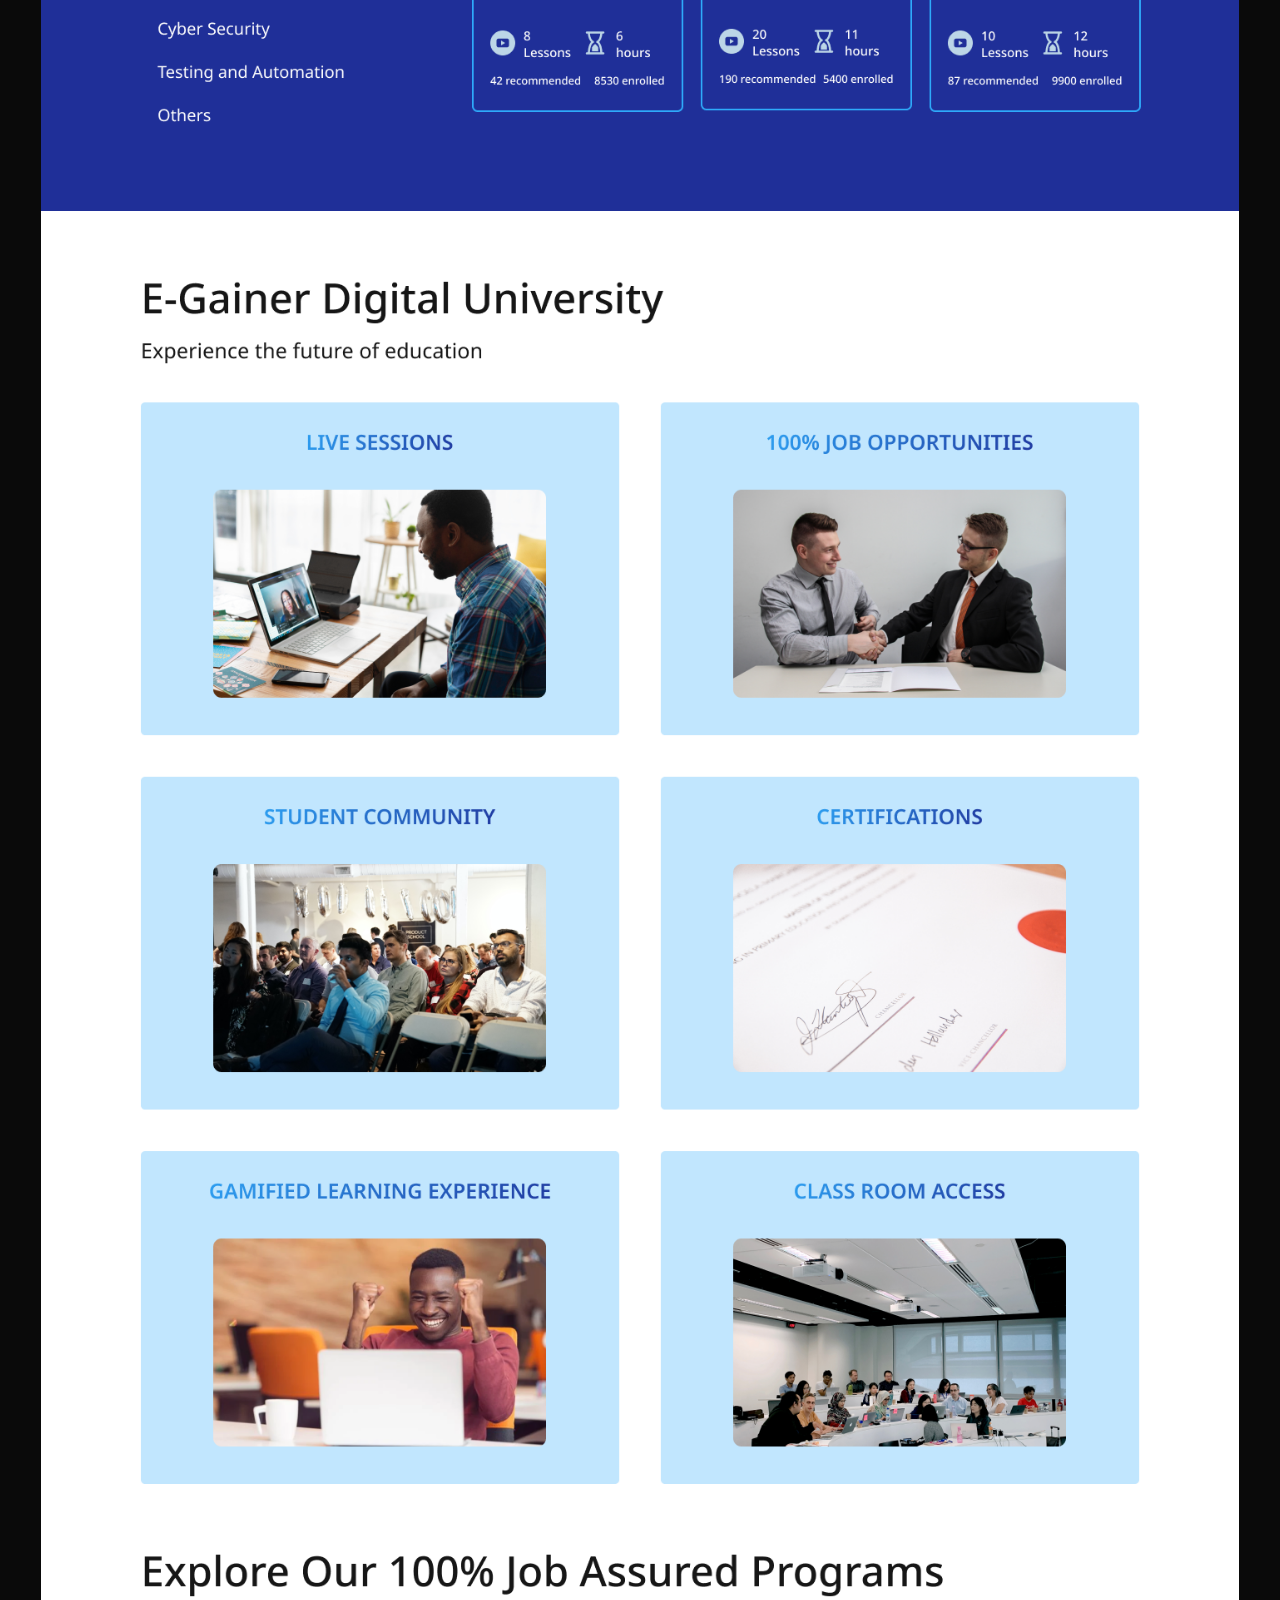
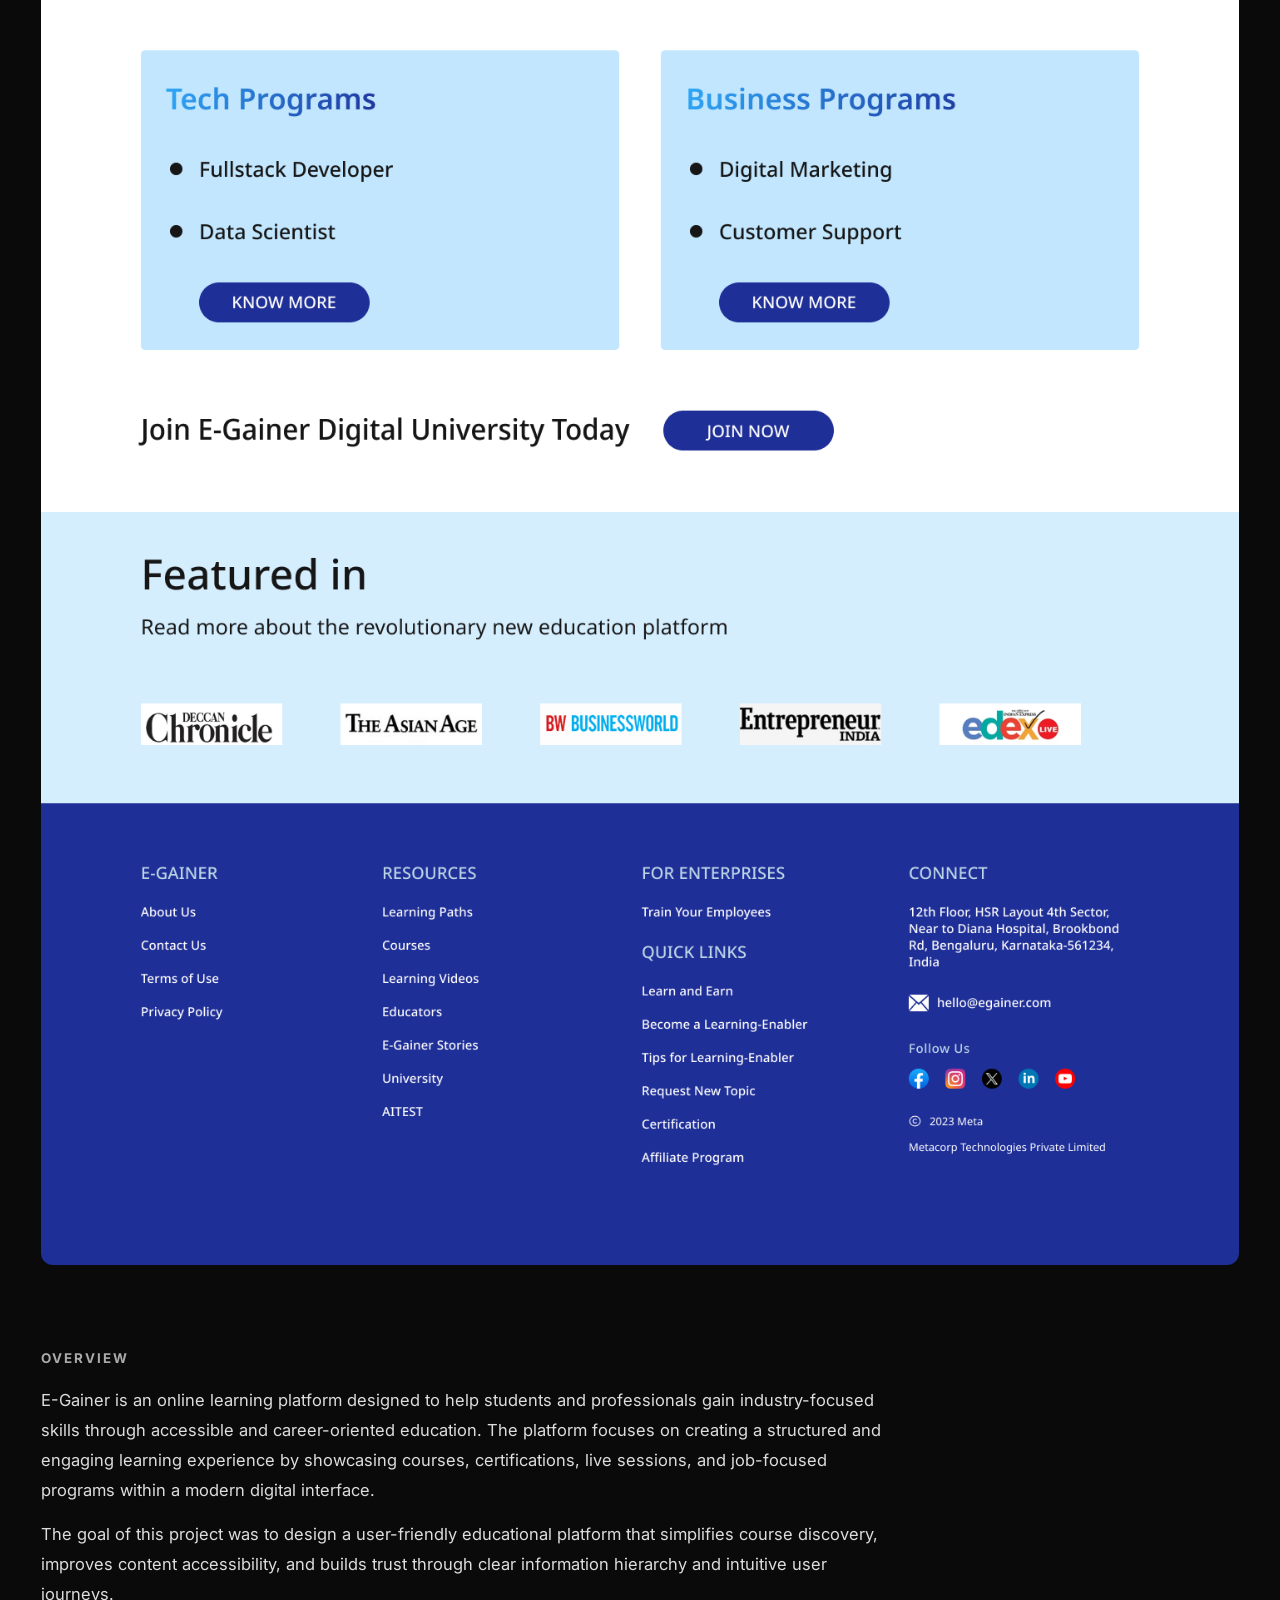
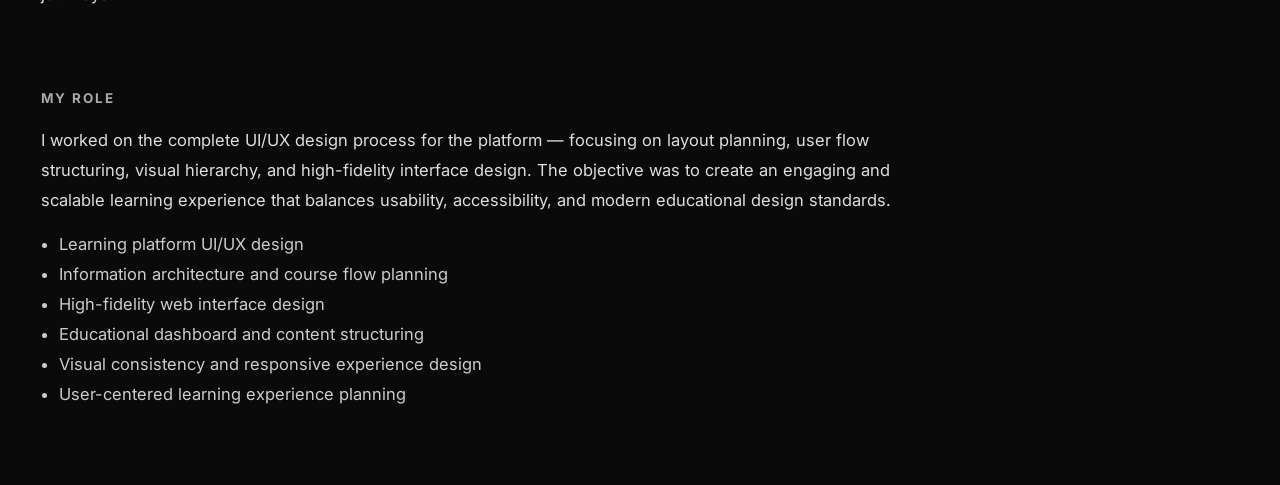
<file: UMD Projects/E-gainer.html>
<!DOCTYPE html>
<html lang="en">

<head>
    <meta charset="UTF-8" />
    <meta name="viewport" content="width=device-width, initial-scale=1.0" />
    <link rel="icon" href="TS Favicon.png" type="image/png">
    <title>E-Gainer Learning Platform</title>

    <!-- CSS -->
    <link rel="stylesheet" href="Project.css" />
</head>

<body>
    <!-- =============================== -->
    <!-- 🖱️ Custom Cursor -->
    <!-- =============================== -->
    <div class="cursor"></div>

    <!-- =============================== -->
    <!-- 💎 Status Badge -->
    <!-- =============================== -->
    <div class="status-badge">Available for work</div>

    <!-- =============================== -->
    <!-- 🔝 Header -->
    <!-- =============================== -->
    <header class="header">
        <nav class="nav">

            <a href="../index.html" class="logo">
                <img src="../TS Logo.png" alt="Tamilselvan Logo" />
            </a>

            <ul class="nav-links">
                <li>
                    <a href="mailto:suryatamil51@gmail.com">Mail</a>
                </li>

                <li>
                    <a href="https://www.linkedin.com/in/tamilselvan-sadhasivam-98036a3a2/" target="_blank">LinkedIn</a>
                </li>

                <li>
                    <a href="https://www.behance.net/suryatamiluiuxdesign" target="_blank">Behance</a>
                </li>

                <li>
                    <a href="https://github.com/Suryatamil51" target="_blank">GitHub</a>
                </li>
            </ul>
            <button class="hamburger-toggle" type="button" aria-label="Open contact links" aria-expanded="false">
                <span></span>
                <span></span>
                <span></span>
            </button>
            <div class="mobile-contact-menu" aria-label="Contact links">
                <a href="mailto:suryatamil51@gmail.com">Mail</a>
                <a href="https://www.linkedin.com/in/tamilselvan-sadhasivam-98036a3a2/" target="_blank"
                    rel="noopener noreferrer">LinkedIn</a>
                <a href="https://github.com/Suryatamil51" target="_blank" rel="noopener noreferrer">GitHub</a>
                <a href="https://www.behance.net/suryatamiluiuxdesign" target="_blank"
                    rel="noopener noreferrer">Behance</a>
            </div>

        </nav>
    </header>

    <!-- =============================== -->
    <!-- 🔙 Back Navigation -->
    <!-- =============================== -->
    <a href="../Uncover my design.html" class="back-btn">← Back Selected Works</a>

    <!-- =============================== -->
    <!-- 🚀 HERO -->
    <!-- =============================== -->
    <section class="project-hero">

        <div class="project-container">

            <h1 class="project-title">
                E-GAINER LEARNING PLATFORM
            </h1>

            <p class="project-meta">
                2024 &nbsp; | &nbsp; UI/UX Design &nbsp; | &nbsp;
                Educational Platform / Landing Page
            </p>

            <img src="../Screen Design/E-Gainer Learning Platform.png" alt="E-Gainer Website" class="project-hero-img">

        </div>

    </section>

    <!-- =============================== -->
    <!-- 📌 OVERVIEW -->
    <!-- =============================== -->
    <section class="project-section">

        <div class="project-container">

            <h2 class="section-title">
                Overview
            </h2>

            <p class="section-text">
                E-Gainer is an online learning platform designed to help students and professionals gain
                industry-focused skills through accessible and career-oriented education. The platform focuses on
                creating a structured and engaging learning experience by showcasing courses, certifications, live
                sessions, and job-focused programs within a modern digital interface.
            </p>

            <p class="section-text">
                The goal of this project was to design a user-friendly educational platform that simplifies course
                discovery, improves content accessibility, and builds trust through clear information hierarchy and
                intuitive user journeys.
            </p>

        </div>

    </section>

    <!-- =============================== -->
    <!-- 🧑‍💻 MY ROLE -->
    <!-- =============================== -->
    <section class="project-section">

        <div class="project-container">

            <h2 class="section-title">
                My Role
            </h2>

            <p class="section-text">
                I worked on the complete UI/UX design process for the platform — focusing on layout planning, user flow
                structuring, visual hierarchy, and high-fidelity interface design. The objective was to create an
                engaging and scalable learning experience that balances usability, accessibility, and modern educational
                design standards.
            </p>

            <ul class="role-list">

                <li>
                    Learning platform UI/UX design
                </li>

                <li>
                    Information architecture and course flow planning
                </li>

                <li>
                    High-fidelity web interface design
                </li>

                <li>
                    Educational dashboard and content structuring
                </li>

                <li>
                    Visual consistency and responsive experience design
                </li>

                <li>
                    User-centered learning experience planning
                </li>

            </ul>

        </div>

    </section>

    <!-- =============================== -->
    <!-- ⬆️ Floating Back To Top Button -->
    <!-- =============================== -->
    <button class="back-to-top" id="backToTop" aria-label="Back to top">
        ↑
    </button>

    <!-- =============================== -->
    <!-- 🖱️ Cursor Script -->
    <!-- =============================== -->
    <script>

        document.addEventListener("DOMContentLoaded", () => {
            const nav = document.querySelector(".nav");
            const menuButton = document.querySelector(".hamburger-toggle");
            const mobileMenu = document.querySelector(".mobile-contact-menu");

            if (!nav || !menuButton || !mobileMenu) return;

            menuButton.addEventListener("click", () => {
                const isOpen = nav.classList.toggle("menu-open");
                menuButton.setAttribute("aria-expanded", String(isOpen));
            });

            mobileMenu.querySelectorAll("a").forEach(link => {
                link.addEventListener("click", () => {
                    nav.classList.remove("menu-open");
                    menuButton.setAttribute("aria-expanded", "false");
                });
            });

            document.addEventListener("click", (event) => {
                if (!nav.classList.contains("menu-open")) return;
                if (nav.contains(event.target)) return;

                nav.classList.remove("menu-open");
                menuButton.setAttribute("aria-expanded", "false");
            });
        });


        const cursor = document.querySelector('.cursor');

        let mouseX = 0,
            mouseY = 0;

        let cursorX = 0,
            cursorY = 0;

        document.addEventListener('mousemove', (e) => {
            mouseX = e.clientX;
            mouseY = e.clientY;
        });

        function animateCursor() {

            cursorX += (mouseX - cursorX) * 0.25;
            cursorY += (mouseY - cursorY) * 0.25;

            cursor.style.left = cursorX + 'px';
            cursor.style.top = cursorY + 'px';

            requestAnimationFrame(animateCursor);
        }

        animateCursor();

        const hoverElements = document.querySelectorAll(
            'a, .logo, .status-badge'
        );

        hoverElements.forEach(el => {

            el.addEventListener('mouseenter', () => {
                cursor.classList.add('hover');
            });

            el.addEventListener('mouseleave', () => {
                cursor.classList.remove('hover');
            });

        });

        if ('ontouchstart' in window) {
            cursor.style.display = 'none';
        }

    </script>

    <!-- =============================== -->
    <!-- 💡 Back to top button -->
    <!-- =============================== -->

    <script>
        document.addEventListener("DOMContentLoaded", () => {
            const backToTopBtn = document.getElementById("backToTop");
            const sections = document.querySelectorAll("section");
            let currentMode = "";

            function getBrightness(rgb) {
                const [r, g, b] = rgb.match(/\d+/g).map(Number);
                return (r * 299 + g * 587 + b * 114) / 1000;
            }

            function updateBackToTopState() {
                if (window.scrollY > 400) {
                    backToTopBtn.classList.add("show");
                } else {
                    backToTopBtn.classList.remove("show");
                }

                const btnRect = backToTopBtn.getBoundingClientRect();
                const btnCenterY = btnRect.top + btnRect.height / 2;

                let activeSection = null;
                for (const section of sections) {
                    const rect = section.getBoundingClientRect();
                    if (btnCenterY >= rect.top && btnCenterY <= rect.bottom) {
                        activeSection = section;
                        break;
                    }
                }

                if (!activeSection) return;

                const bgColor = window.getComputedStyle(activeSection).backgroundColor;
                const brightness = getBrightness(bgColor);
                const isDark = brightness < 128;

                if (isDark && currentMode !== "dark") {
                    backToTopBtn.classList.add("on-dark");
                    currentMode = "dark";
                } else if (!isDark && currentMode !== "light") {
                    backToTopBtn.classList.remove("on-dark");
                    currentMode = "light";
                }
            }

            backToTopBtn.addEventListener("click", () => {
                window.scrollTo({
                    top: 0,
                    behavior: "smooth"
                });
            });

            window.addEventListener("scroll", updateBackToTopState);
            window.addEventListener("resize", updateBackToTopState);
            updateBackToTopState();
        });
    </script>

</body>

</html>
</file>
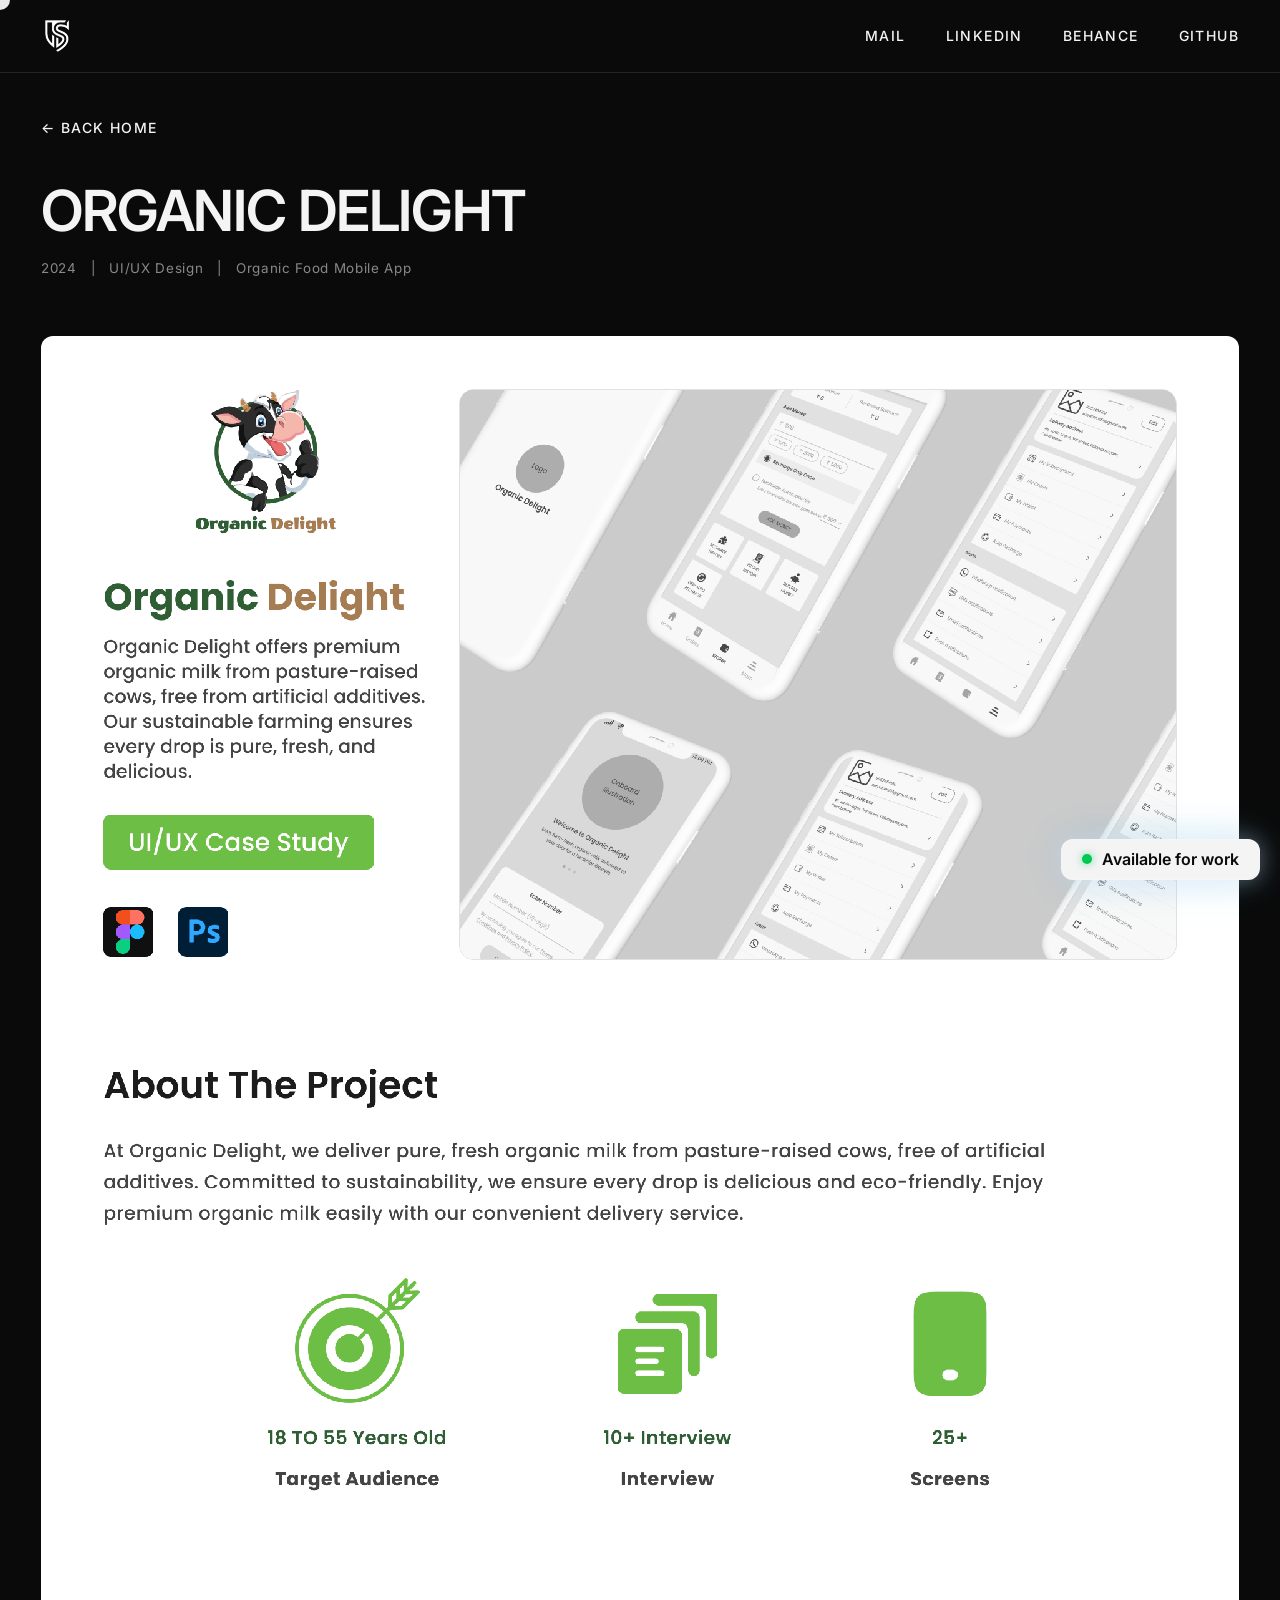
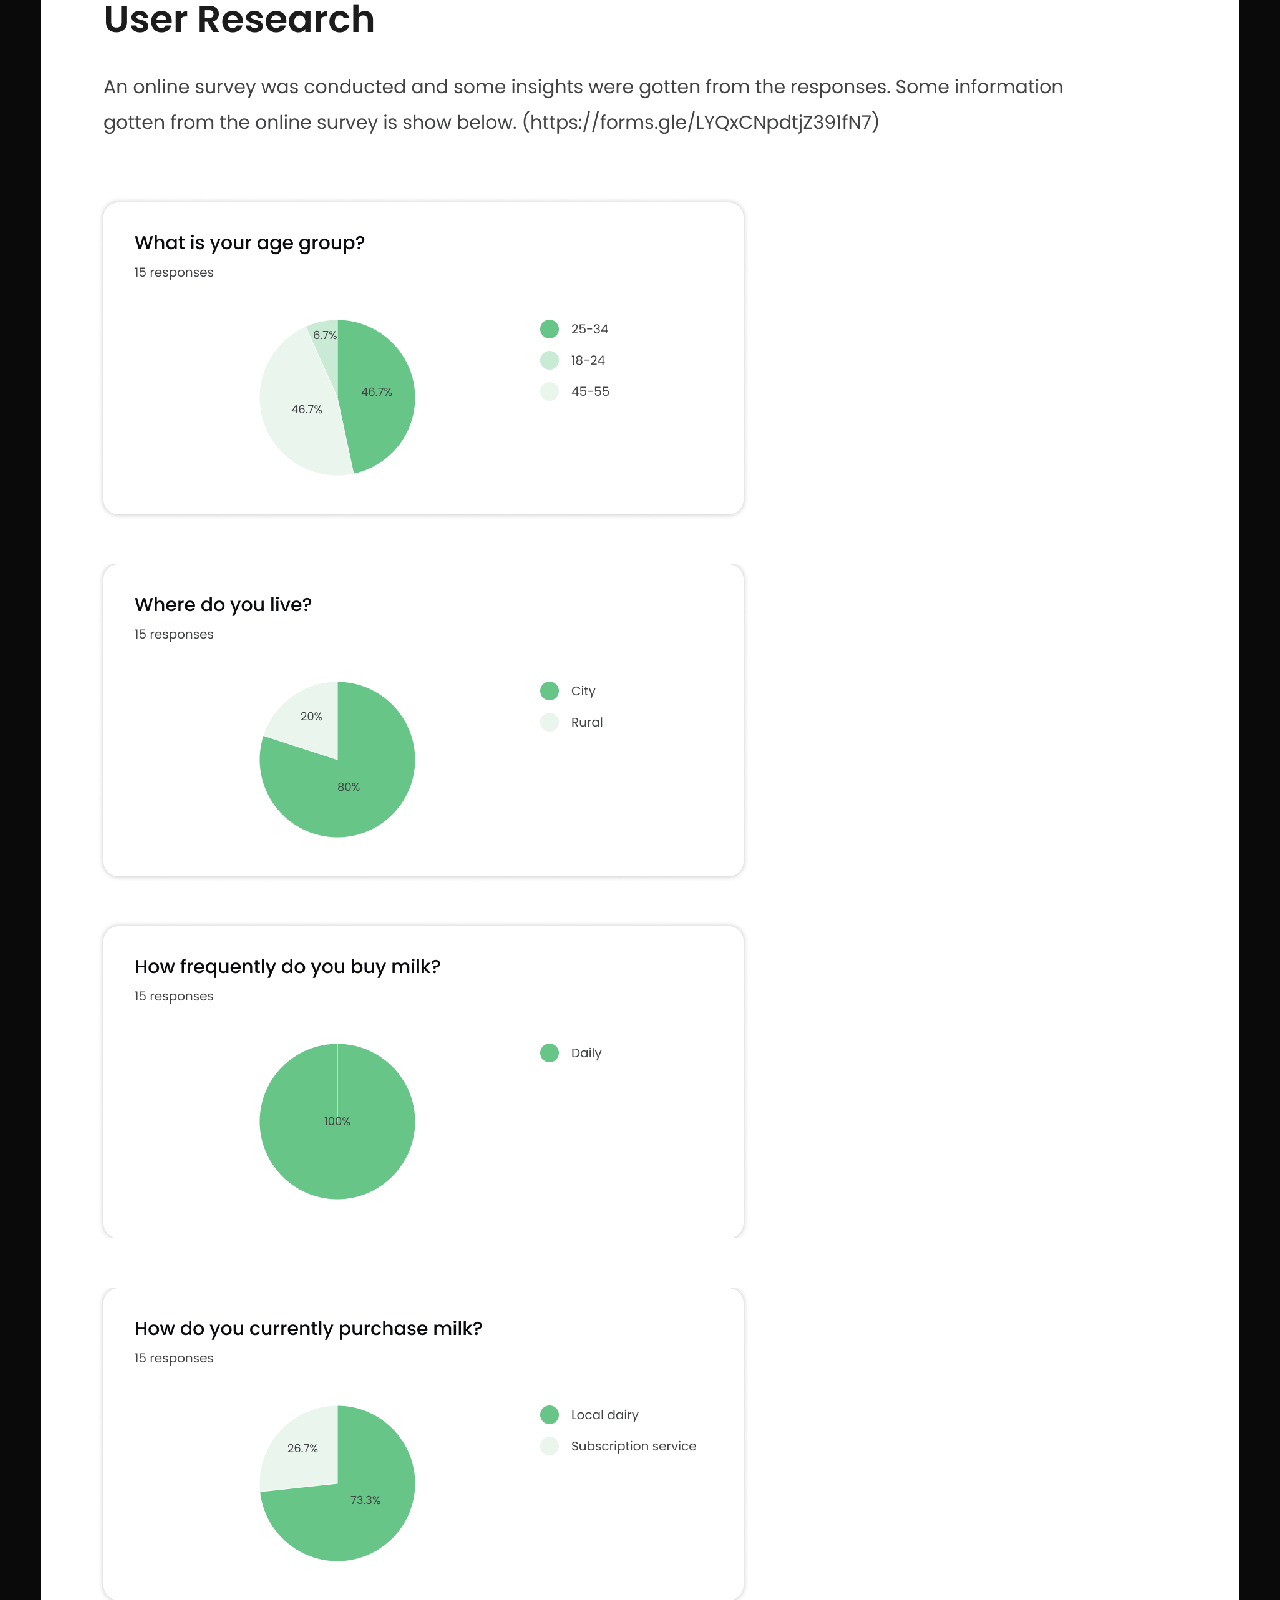
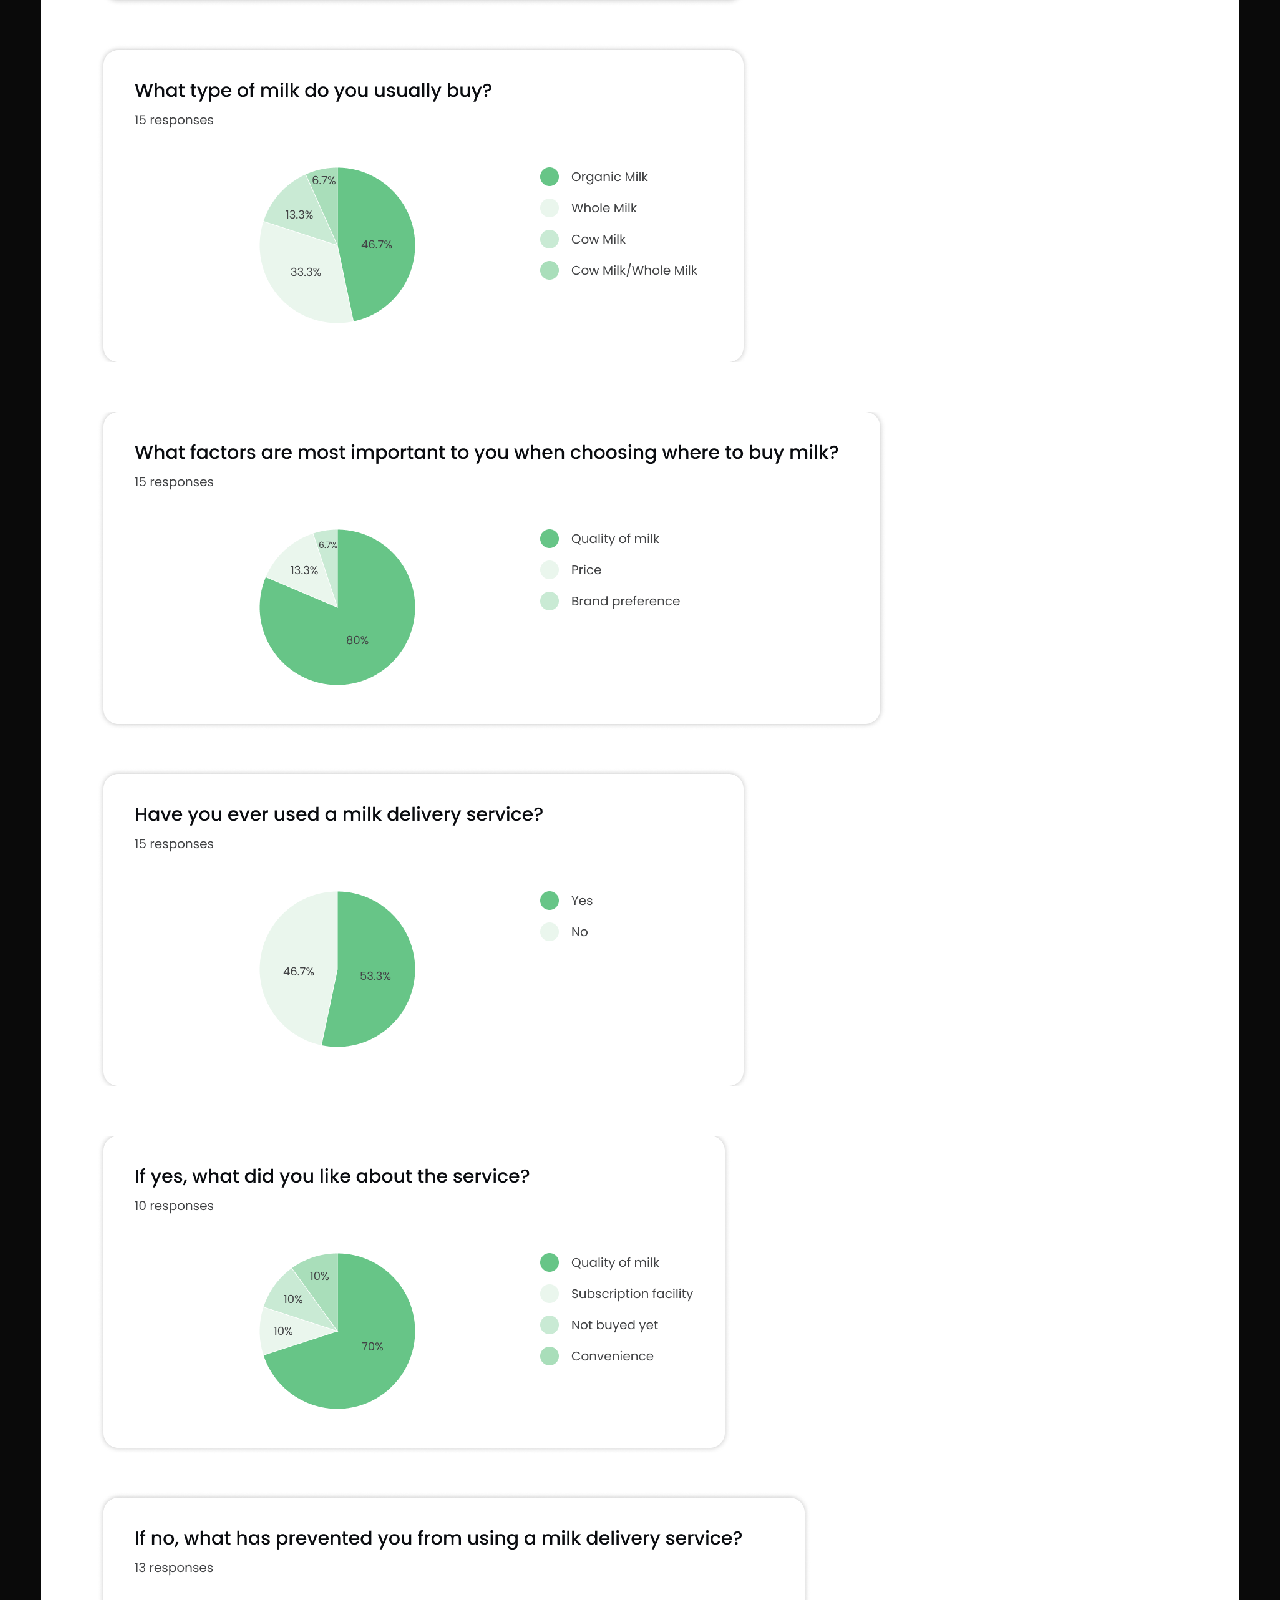
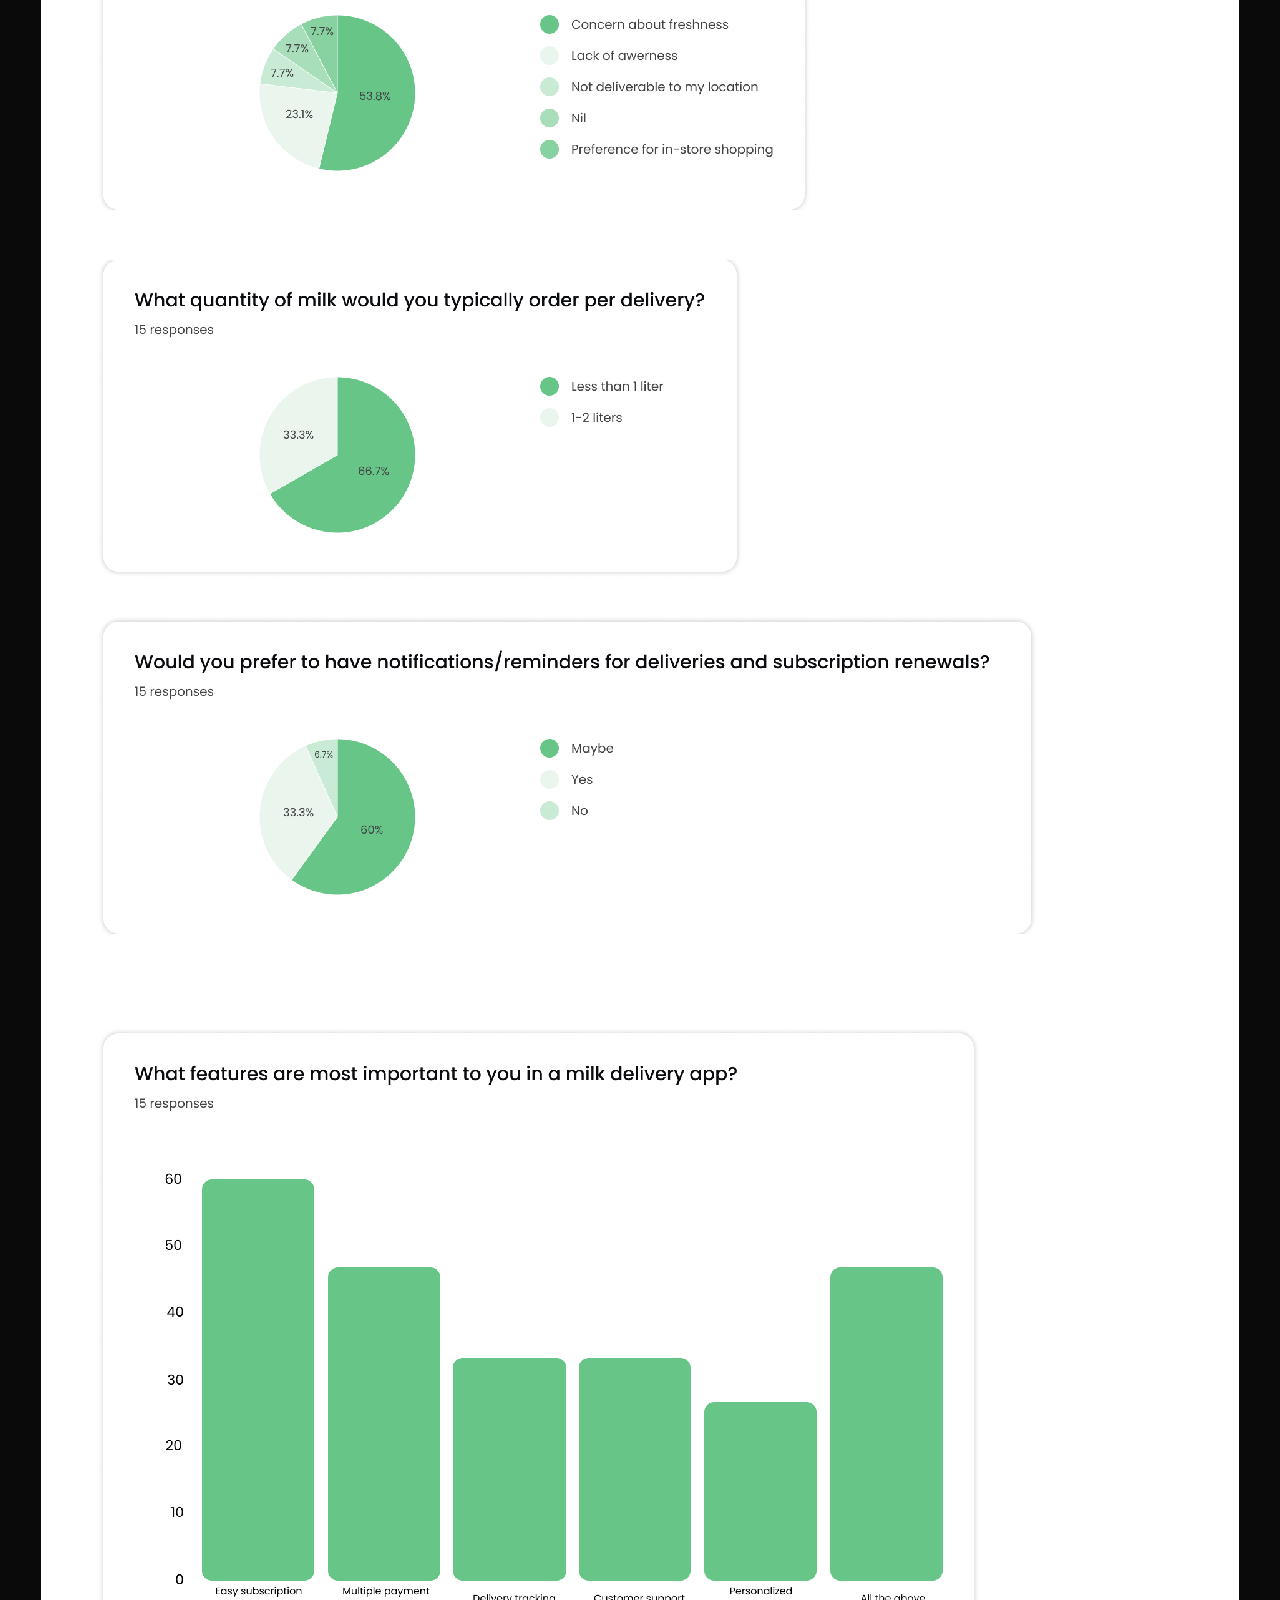
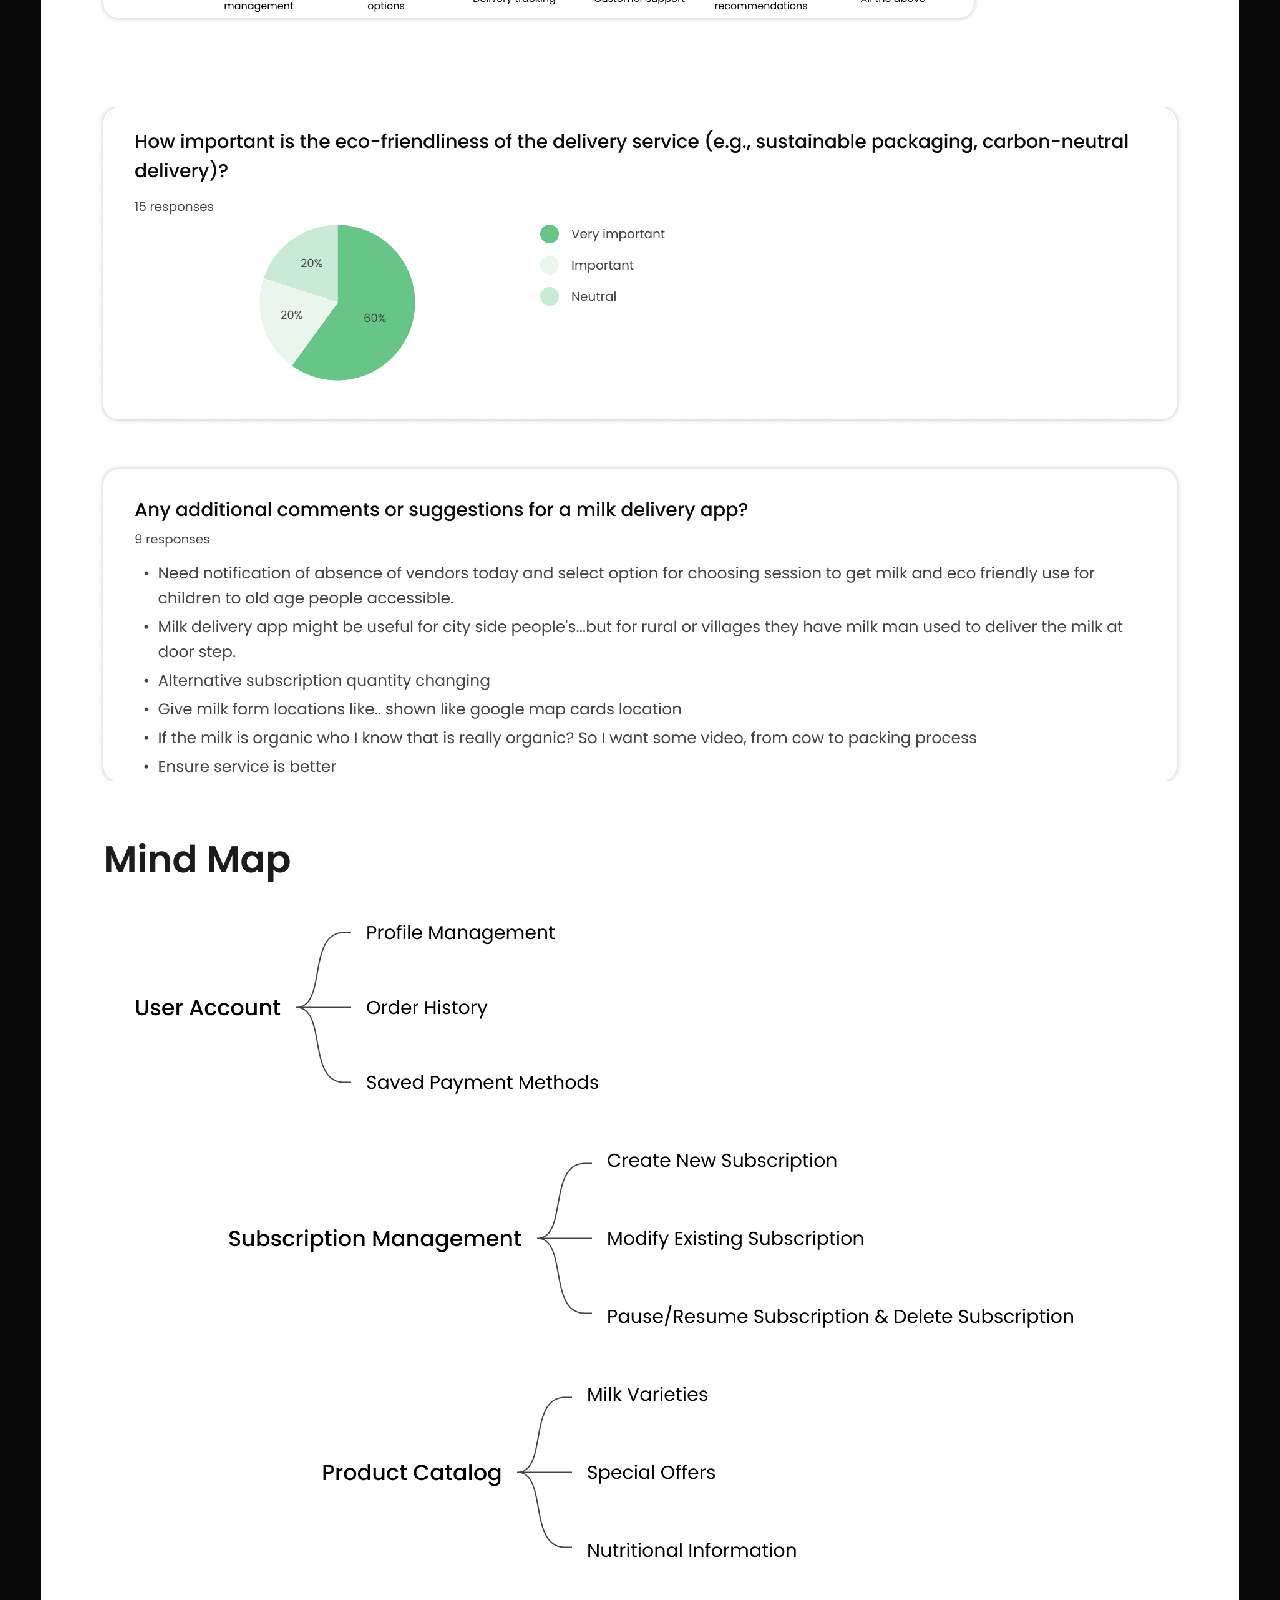
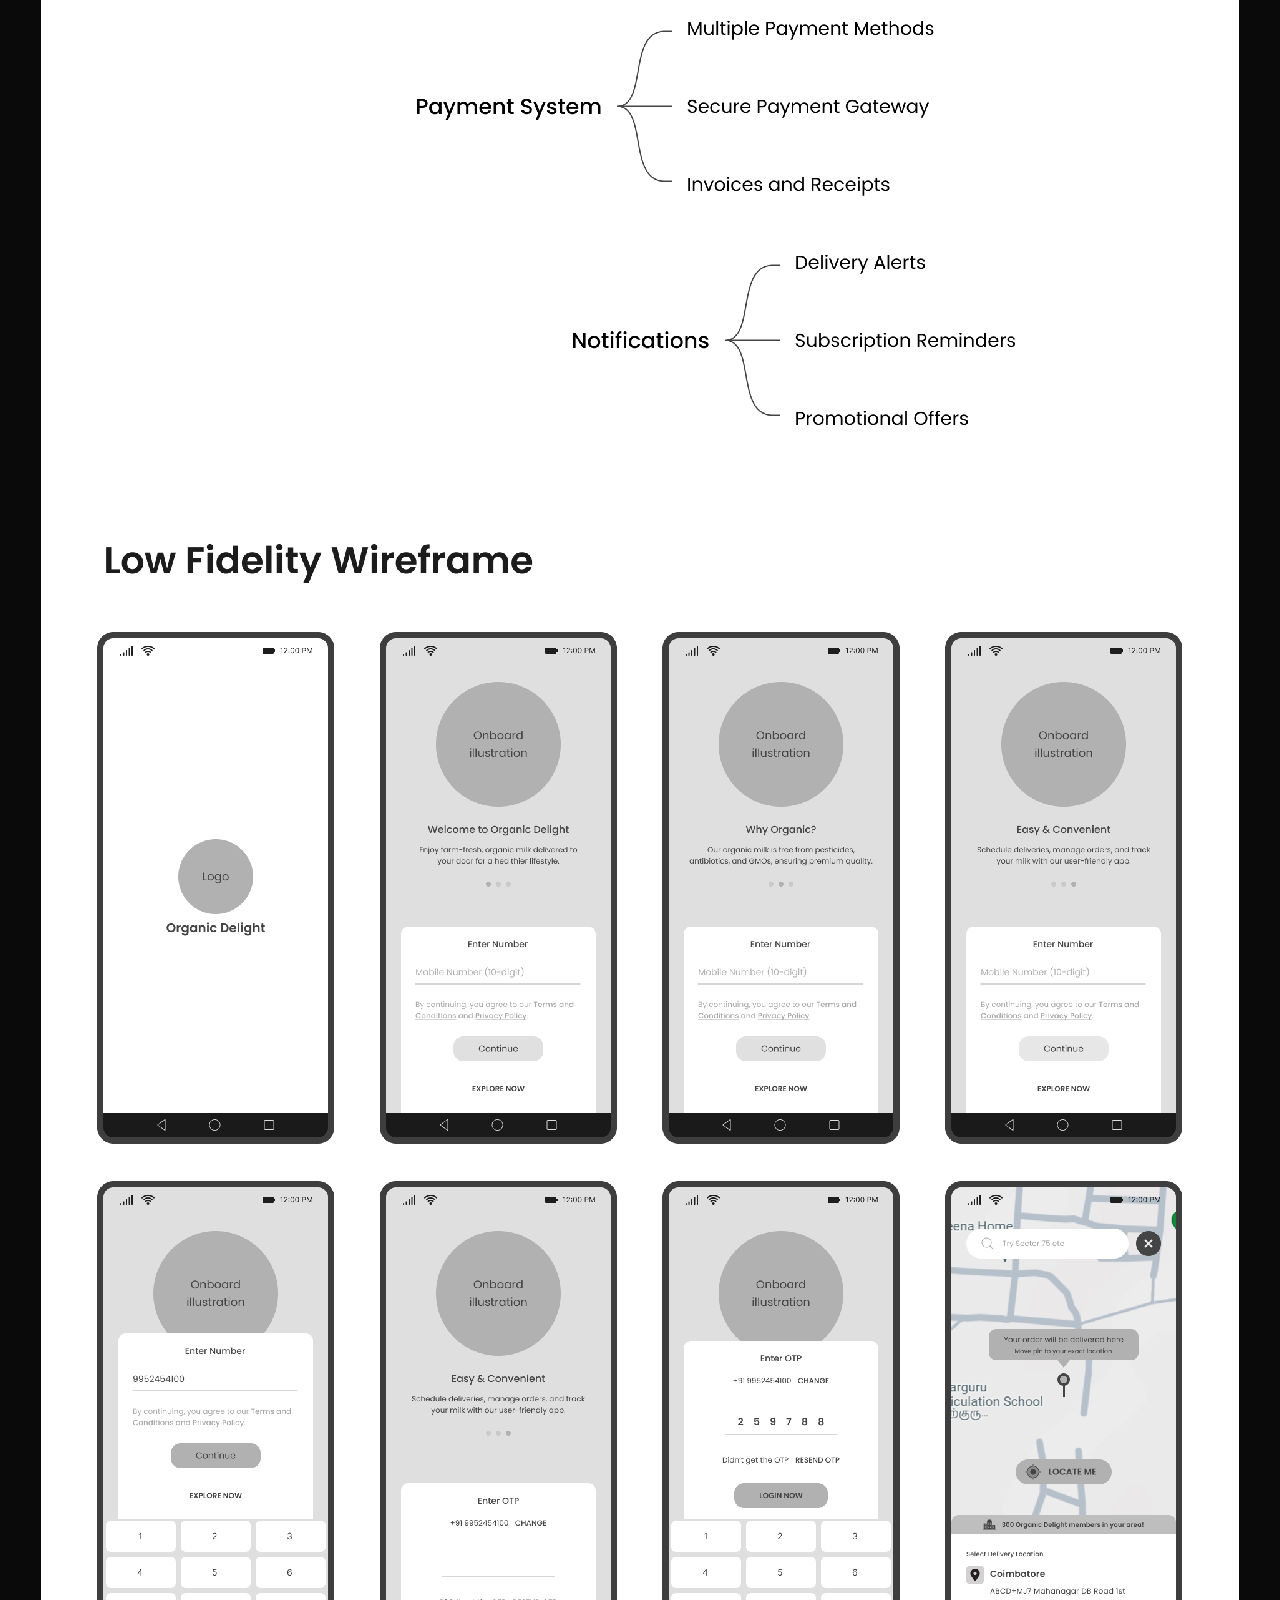
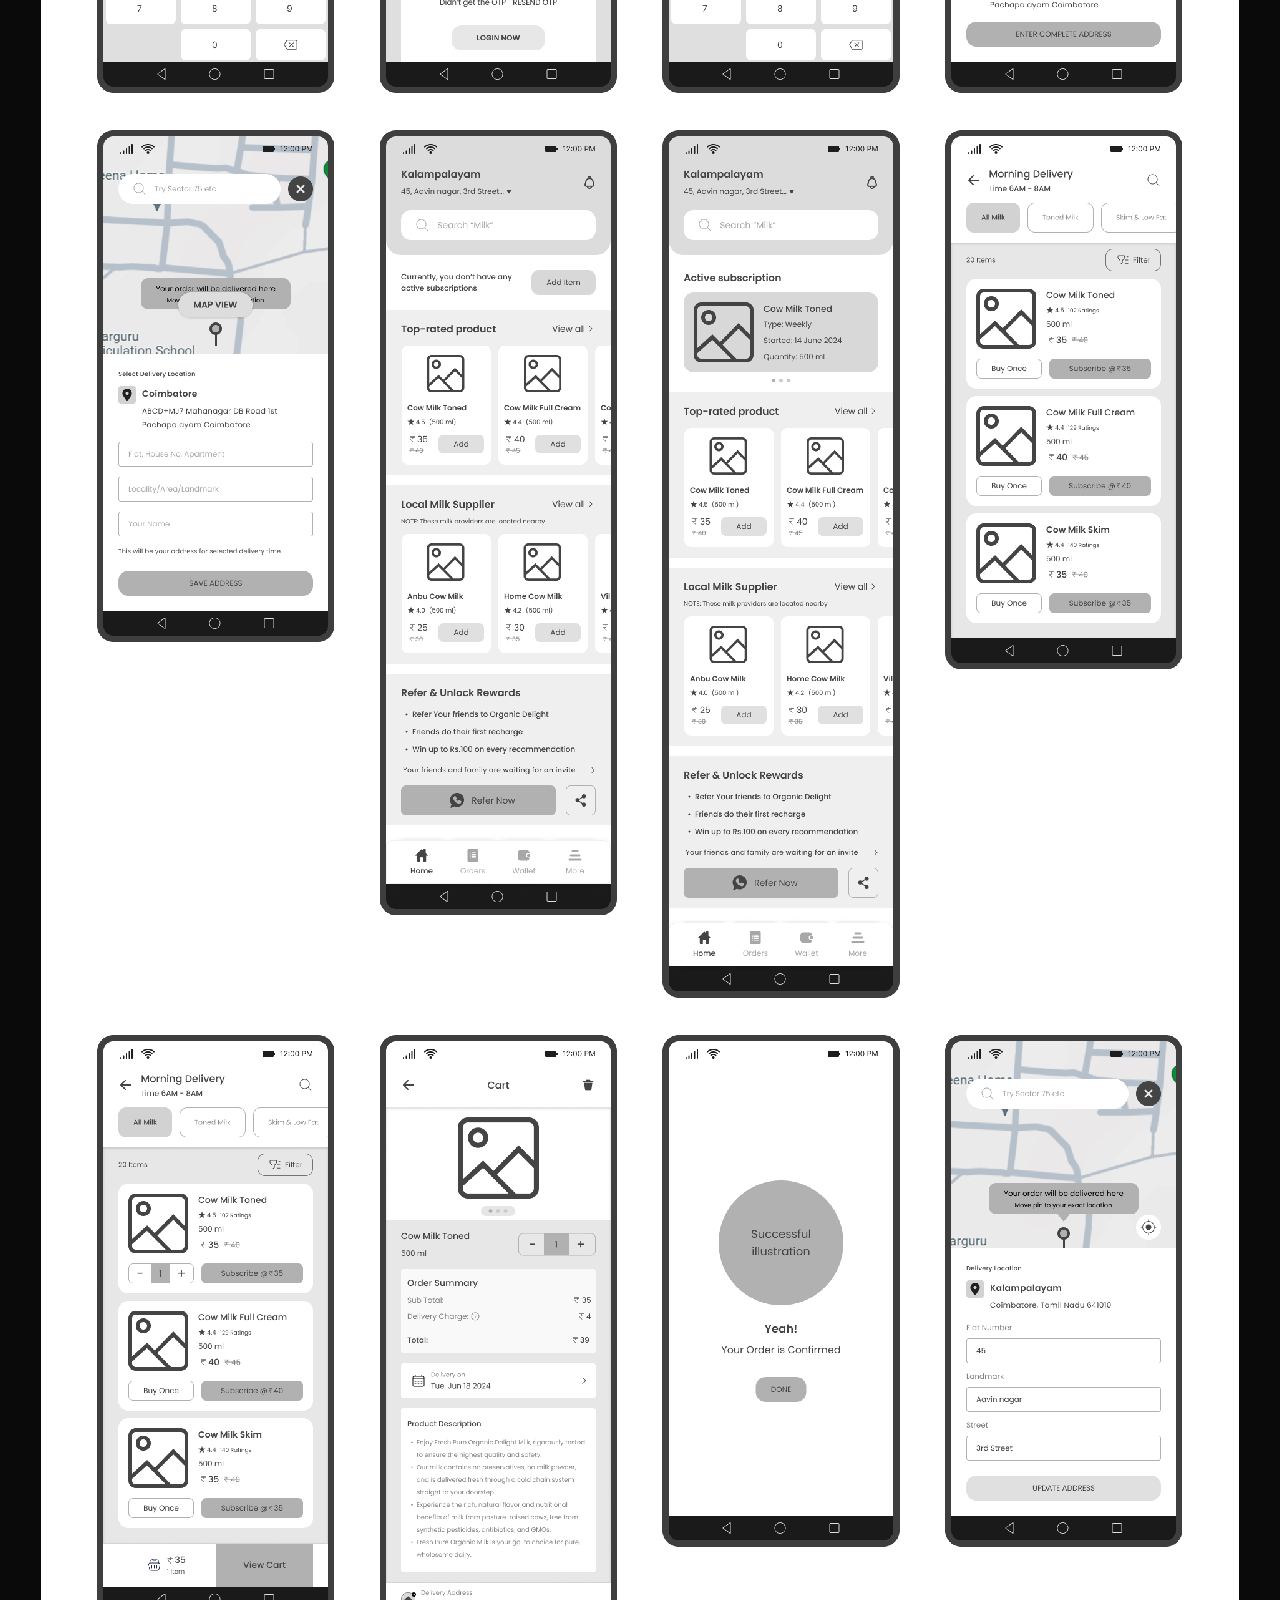
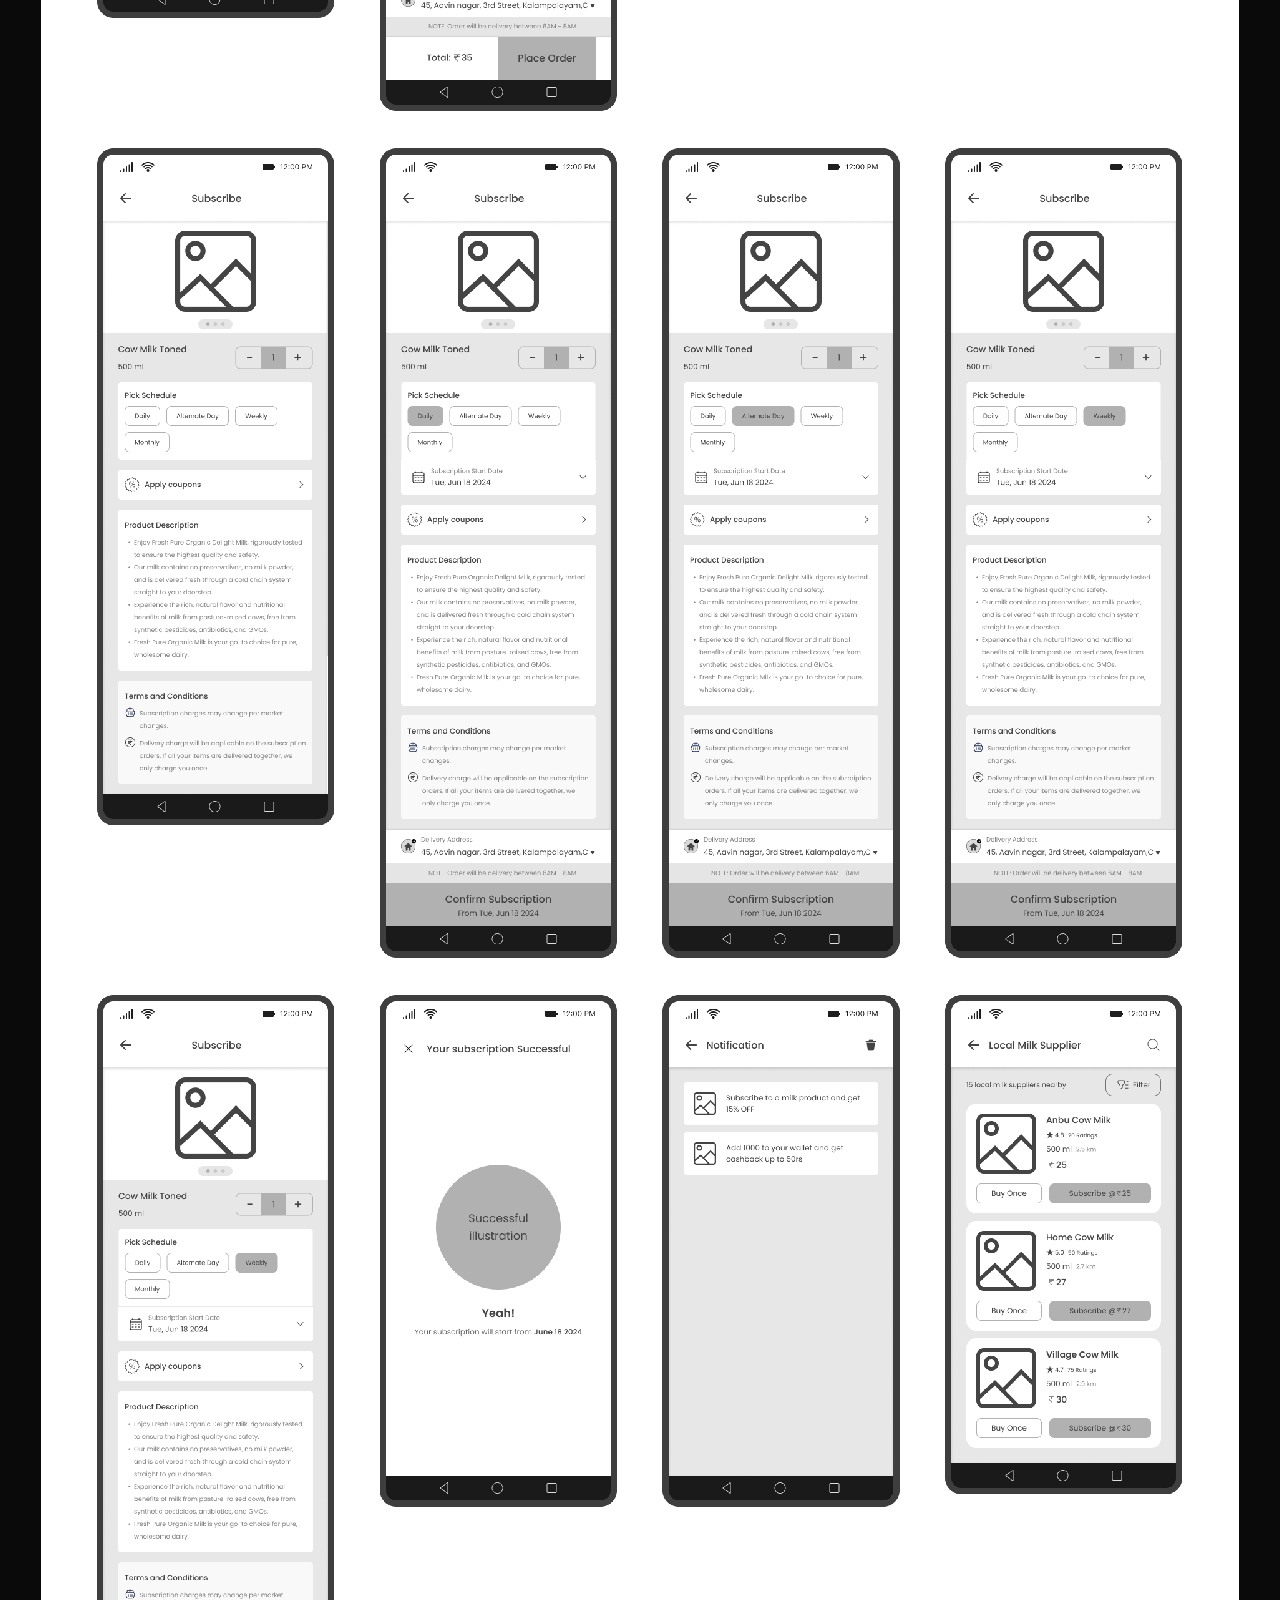
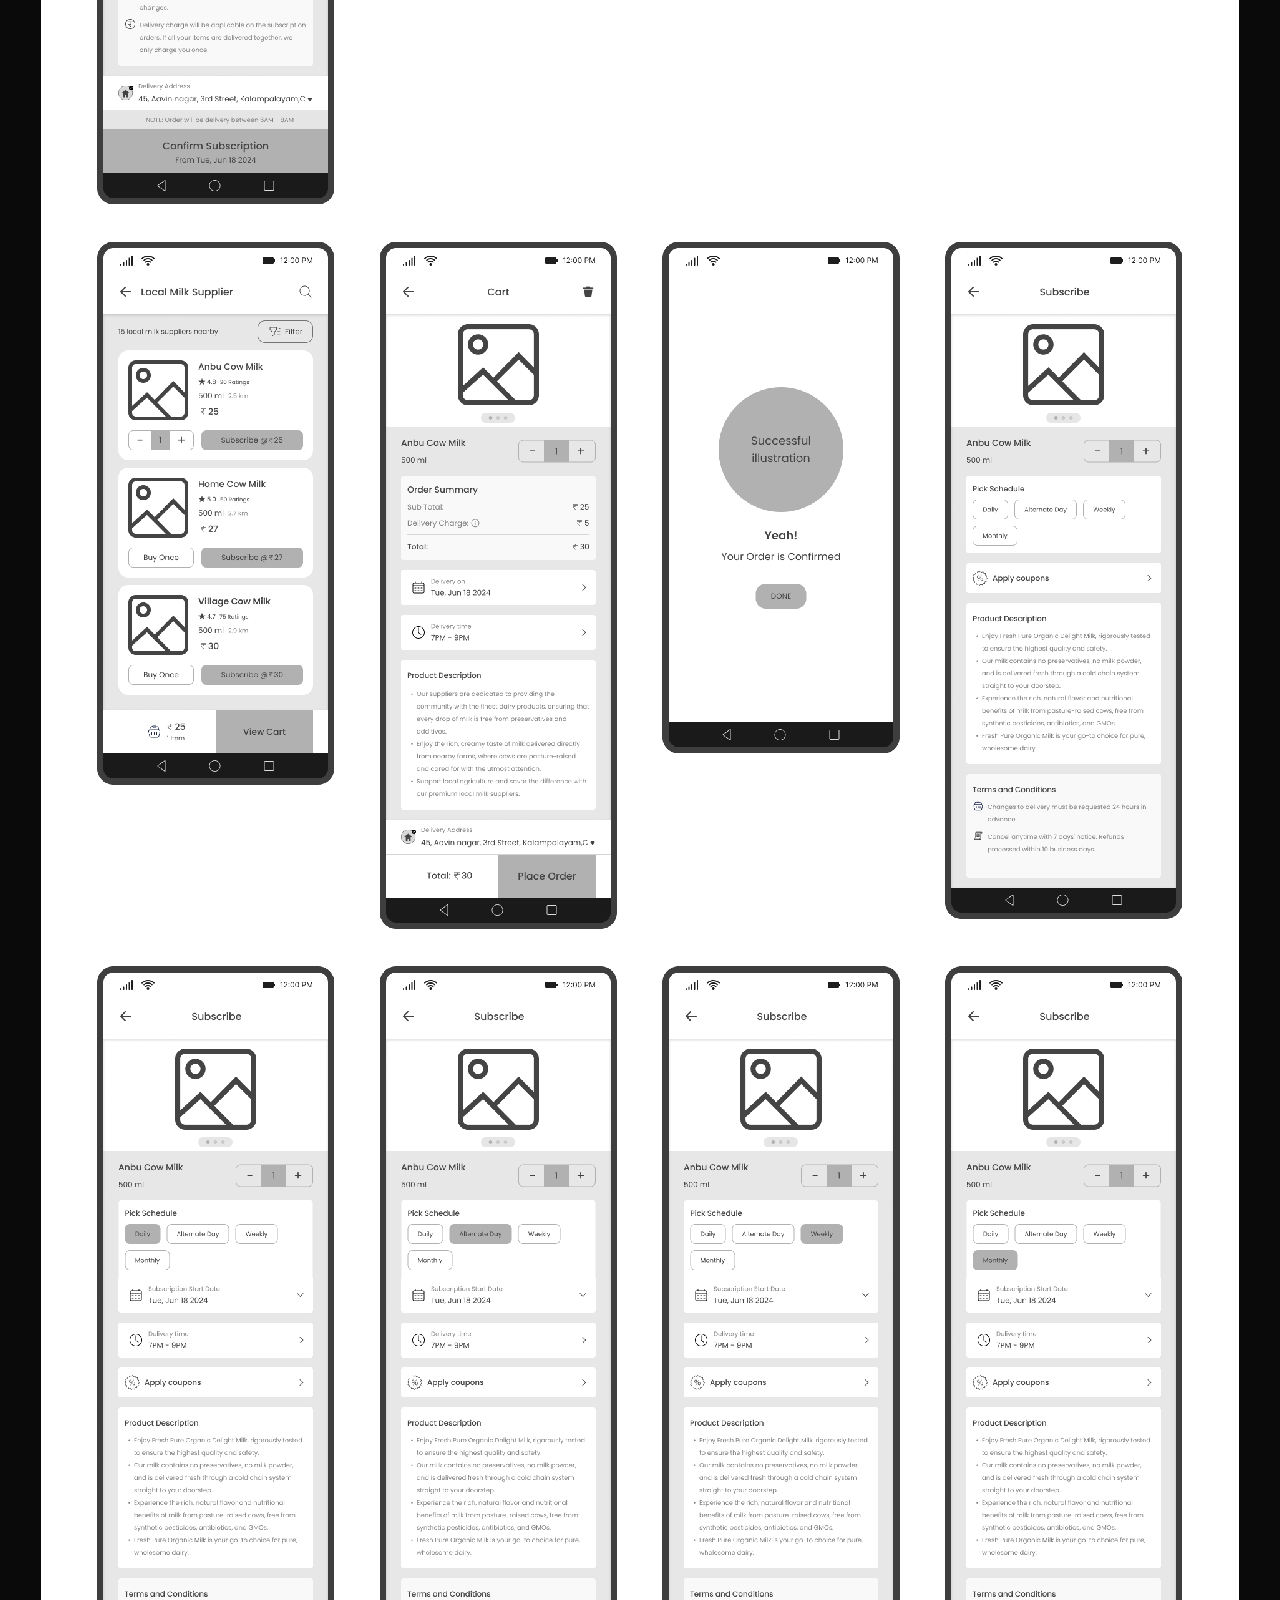
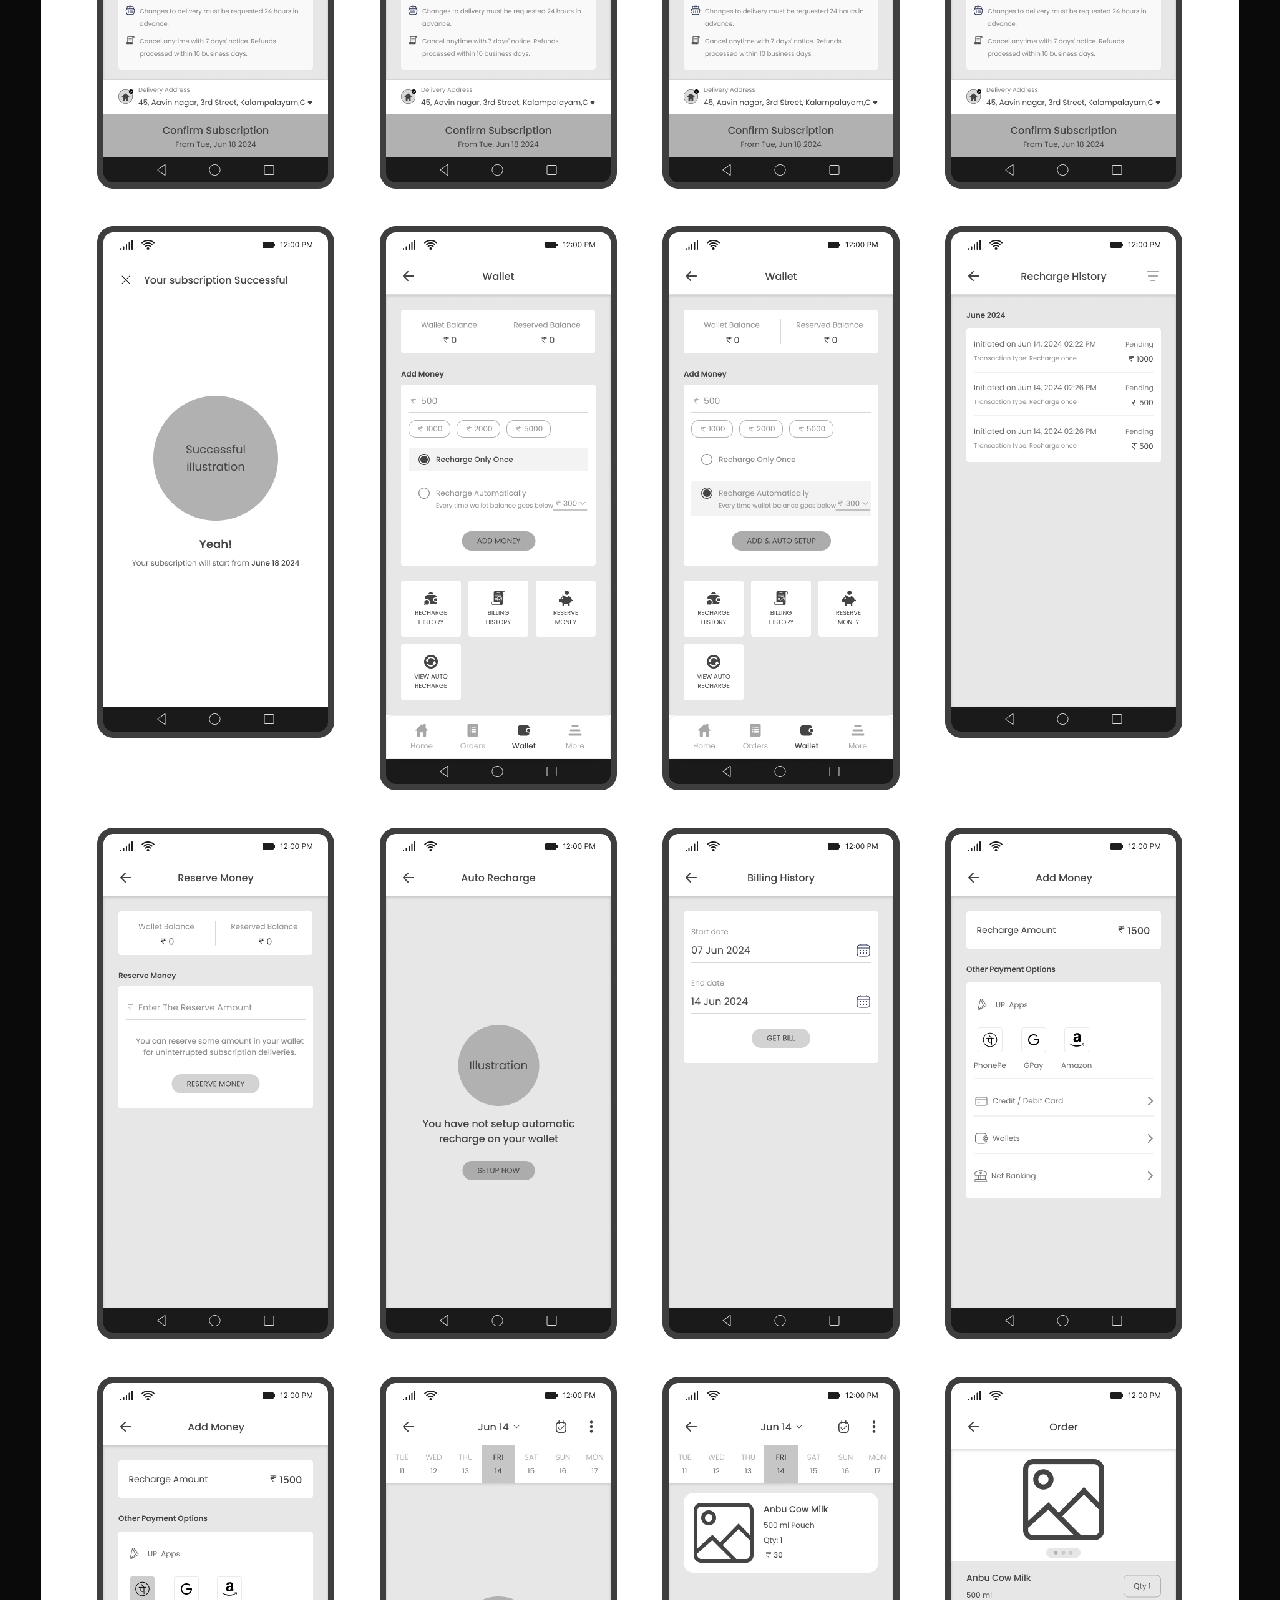
<file: UMD Projects/Organicdelight.html>
<!DOCTYPE html>
<html lang="en">

<head>
    <meta charset="UTF-8" />
    <meta name="viewport" content="width=device-width, initial-scale=1.0" />
    <link rel="icon" href="TS Favicon.png" type="image/png">
    <title>Organic Delight</title>

    <!-- CSS -->
    <link rel="stylesheet" href="Project.css" />
</head>

<body>
    <!-- =============================== -->
    <!-- 🖱️ Custom Cursor -->
    <!-- =============================== -->
    <div class="cursor"></div>

    <!-- =============================== -->
    <!-- 💎 Status Badge -->
    <!-- =============================== -->
    <div class="status-badge">Available for work</div>

    <!-- =============================== -->
    <!-- 🔝 Header -->
    <!-- =============================== -->
    <header class="header">

        <nav class="nav">

            <a href="../index.html" class="logo">
                <img src="../TS Logo.png" alt="Tamilselvan Logo" />
            </a>

            <ul class="nav-links">

                <li>
                    <a href="mailto:suryatamil51@gmail.com">
                        Mail
                    </a>
                </li>

                <li>
                    <a href="https://www.linkedin.com/in/tamilselvan-sadhasivam-98036a3a2/" target="_blank">
                        LinkedIn
                    </a>
                </li>

                <li>
                    <a href="https://www.behance.net/suryatamiluiuxdesign" target="_blank">
                        Behance
                    </a>
                </li>

                <li>
                    <a href="https://github.com/Suryatamil51" target="_blank">
                        GitHub
                    </a>
                </li>

            </ul>
            <button class="hamburger-toggle" type="button" aria-label="Open contact links" aria-expanded="false">
                <span></span>
                <span></span>
                <span></span>
            </button>
            <div class="mobile-contact-menu" aria-label="Contact links">
                <a href="mailto:suryatamil51@gmail.com">Mail</a>
                <a href="https://www.linkedin.com/in/tamilselvan-sadhasivam-98036a3a2/" target="_blank"
                    rel="noopener noreferrer">LinkedIn</a>
                <a href="https://github.com/Suryatamil51" target="_blank" rel="noopener noreferrer">GitHub</a>
                <a href="https://www.behance.net/suryatamiluiuxdesign" target="_blank"
                    rel="noopener noreferrer">Behance</a>
            </div>

        </nav>

    </header>

    <!-- =============================== -->
    <!-- 🔙 Back Navigation -->
    <!-- =============================== -->
    <a href="../index.html" class="back-btn">
        ← Back Home
    </a>

    <!-- =============================== -->
    <!-- 🚀 HERO -->
    <!-- =============================== -->
    <section class="project-hero">

        <div class="project-container">

            <h1 class="project-title">
                ORGANIC DELIGHT
            </h1>

            <p class="project-meta">
                2024 &nbsp; | &nbsp; UI/UX Design &nbsp; | &nbsp;
                Organic Food Mobile App
            </p>

            <img src="../Screen Design/Organic Delight.png" alt="Organic Delight App" class="project-hero-img">

        </div>

    </section>

    <!-- =============================== -->
    <!-- 📌 OVERVIEW -->
    <!-- =============================== -->
    <section class="project-section">

        <div class="project-container">

            <h2 class="section-title">
                Overview
            </h2>

            <p class="section-text">
                Organic Delight is a mobile-first organic shopping application designed to simplify the discovery and
                purchase of healthy, sustainable products. The platform focuses on delivering a clean and intuitive user
                experience through seamless product browsing, personalized recommendations, and streamlined shopping
                flows.
            </p>

            <p class="section-text">
                This project involved extensive user research, competitor analysis, usability planning, and end-to-end
                mobile app design to create a trustworthy and user-friendly digital shopping experience. The goal was to
                balance modern e-commerce functionality with a minimal and wellness-focused interface that encourages
                effortless product exploration and purchasing.
            </p>

        </div>

    </section>

    <!-- =============================== -->
    <!-- 🧑‍💻 MY ROLE -->
    <!-- =============================== -->
    <section class="project-section">

        <div class="project-container">

            <h2 class="section-title">
                My Role
            </h2>

            <p class="section-text">
                I independently handled the complete UI/UX design process — from research and wireframing to
                high-fidelity mobile interface design and user flow creation. The focus was on designing a scalable and
                intuitive shopping experience that prioritizes usability, accessibility, and visual clarity.
            </p>

            <ul class="role-list">

                <li>
                    User research and competitor analysis
                </li>

                <li>
                    User persona and journey mapping
                </li>

                <li>
                    Information architecture and app flow planning
                </li>

                <li>
                    Wireframing and low-fidelity prototyping
                </li>

                <li>
                    High-fidelity mobile UI design
                </li>

                <li>
                    E-commerce experience and checkout flow design
                </li>

                <li>
                    Design system and visual consistency
                </li>

                <li>
                    User-centered interaction and usability planning
                </li>

            </ul>

        </div>

    </section>

    <!-- =============================== -->
    <!-- ⬆️ Floating Back To Top Button -->
    <!-- =============================== -->
    <button class="back-to-top" id="backToTop" aria-label="Back to top">
        ↑
    </button>

    <!-- =============================== -->
    <!-- 🖱️ Cursor Script -->
    <!-- =============================== -->
    <script>

        document.addEventListener("DOMContentLoaded", () => {
            const nav = document.querySelector(".nav");
            const menuButton = document.querySelector(".hamburger-toggle");
            const mobileMenu = document.querySelector(".mobile-contact-menu");

            if (!nav || !menuButton || !mobileMenu) return;

            menuButton.addEventListener("click", () => {
                const isOpen = nav.classList.toggle("menu-open");
                menuButton.setAttribute("aria-expanded", String(isOpen));
            });

            mobileMenu.querySelectorAll("a").forEach(link => {
                link.addEventListener("click", () => {
                    nav.classList.remove("menu-open");
                    menuButton.setAttribute("aria-expanded", "false");
                });
            });

            document.addEventListener("click", (event) => {
                if (!nav.classList.contains("menu-open")) return;
                if (nav.contains(event.target)) return;

                nav.classList.remove("menu-open");
                menuButton.setAttribute("aria-expanded", "false");
            });
        });


        const cursor = document.querySelector('.cursor');

        let mouseX = 0,
            mouseY = 0;

        let cursorX = 0,
            cursorY = 0;

        document.addEventListener('mousemove', (e) => {

            mouseX = e.clientX;
            mouseY = e.clientY;

        });

        function animateCursor() {

            cursorX += (mouseX - cursorX) * 0.25;
            cursorY += (mouseY - cursorY) * 0.25;

            cursor.style.left = cursorX + 'px';
            cursor.style.top = cursorY + 'px';

            requestAnimationFrame(animateCursor);

        }

        animateCursor();

        const hoverElements = document.querySelectorAll(
            'a, .logo, .status-badge'
        );

        hoverElements.forEach(el => {

            el.addEventListener('mouseenter', () => {
                cursor.classList.add('hover');
            });

            el.addEventListener('mouseleave', () => {
                cursor.classList.remove('hover');
            });

        });

        if ('ontouchstart' in window) {

            cursor.style.display = 'none';

        }

    </script>

    <!-- =============================== -->
    <!-- 💡 Back to top button -->
    <!-- =============================== -->

    <script>
        document.addEventListener("DOMContentLoaded", () => {
            const backToTopBtn = document.getElementById("backToTop");
            const sections = document.querySelectorAll("section");
            let currentMode = "";

            function getBrightness(rgb) {
                const [r, g, b] = rgb.match(/\d+/g).map(Number);
                return (r * 299 + g * 587 + b * 114) / 1000;
            }

            function updateBackToTopState() {
                if (window.scrollY > 400) {
                    backToTopBtn.classList.add("show");
                } else {
                    backToTopBtn.classList.remove("show");
                }

                const btnRect = backToTopBtn.getBoundingClientRect();
                const btnCenterY = btnRect.top + btnRect.height / 2;

                let activeSection = null;
                for (const section of sections) {
                    const rect = section.getBoundingClientRect();
                    if (btnCenterY >= rect.top && btnCenterY <= rect.bottom) {
                        activeSection = section;
                        break;
                    }
                }

                if (!activeSection) return;

                const bgColor = window.getComputedStyle(activeSection).backgroundColor;
                const brightness = getBrightness(bgColor);
                const isDark = brightness < 128;

                if (isDark && currentMode !== "dark") {
                    backToTopBtn.classList.add("on-dark");
                    currentMode = "dark";
                } else if (!isDark && currentMode !== "light") {
                    backToTopBtn.classList.remove("on-dark");
                    currentMode = "light";
                }
            }

            backToTopBtn.addEventListener("click", () => {
                window.scrollTo({
                    top: 0,
                    behavior: "smooth"
                });
            });

            window.addEventListener("scroll", updateBackToTopState);
            window.addEventListener("resize", updateBackToTopState);
            updateBackToTopState();
        });
    </script>

</body>

</html>
</file>
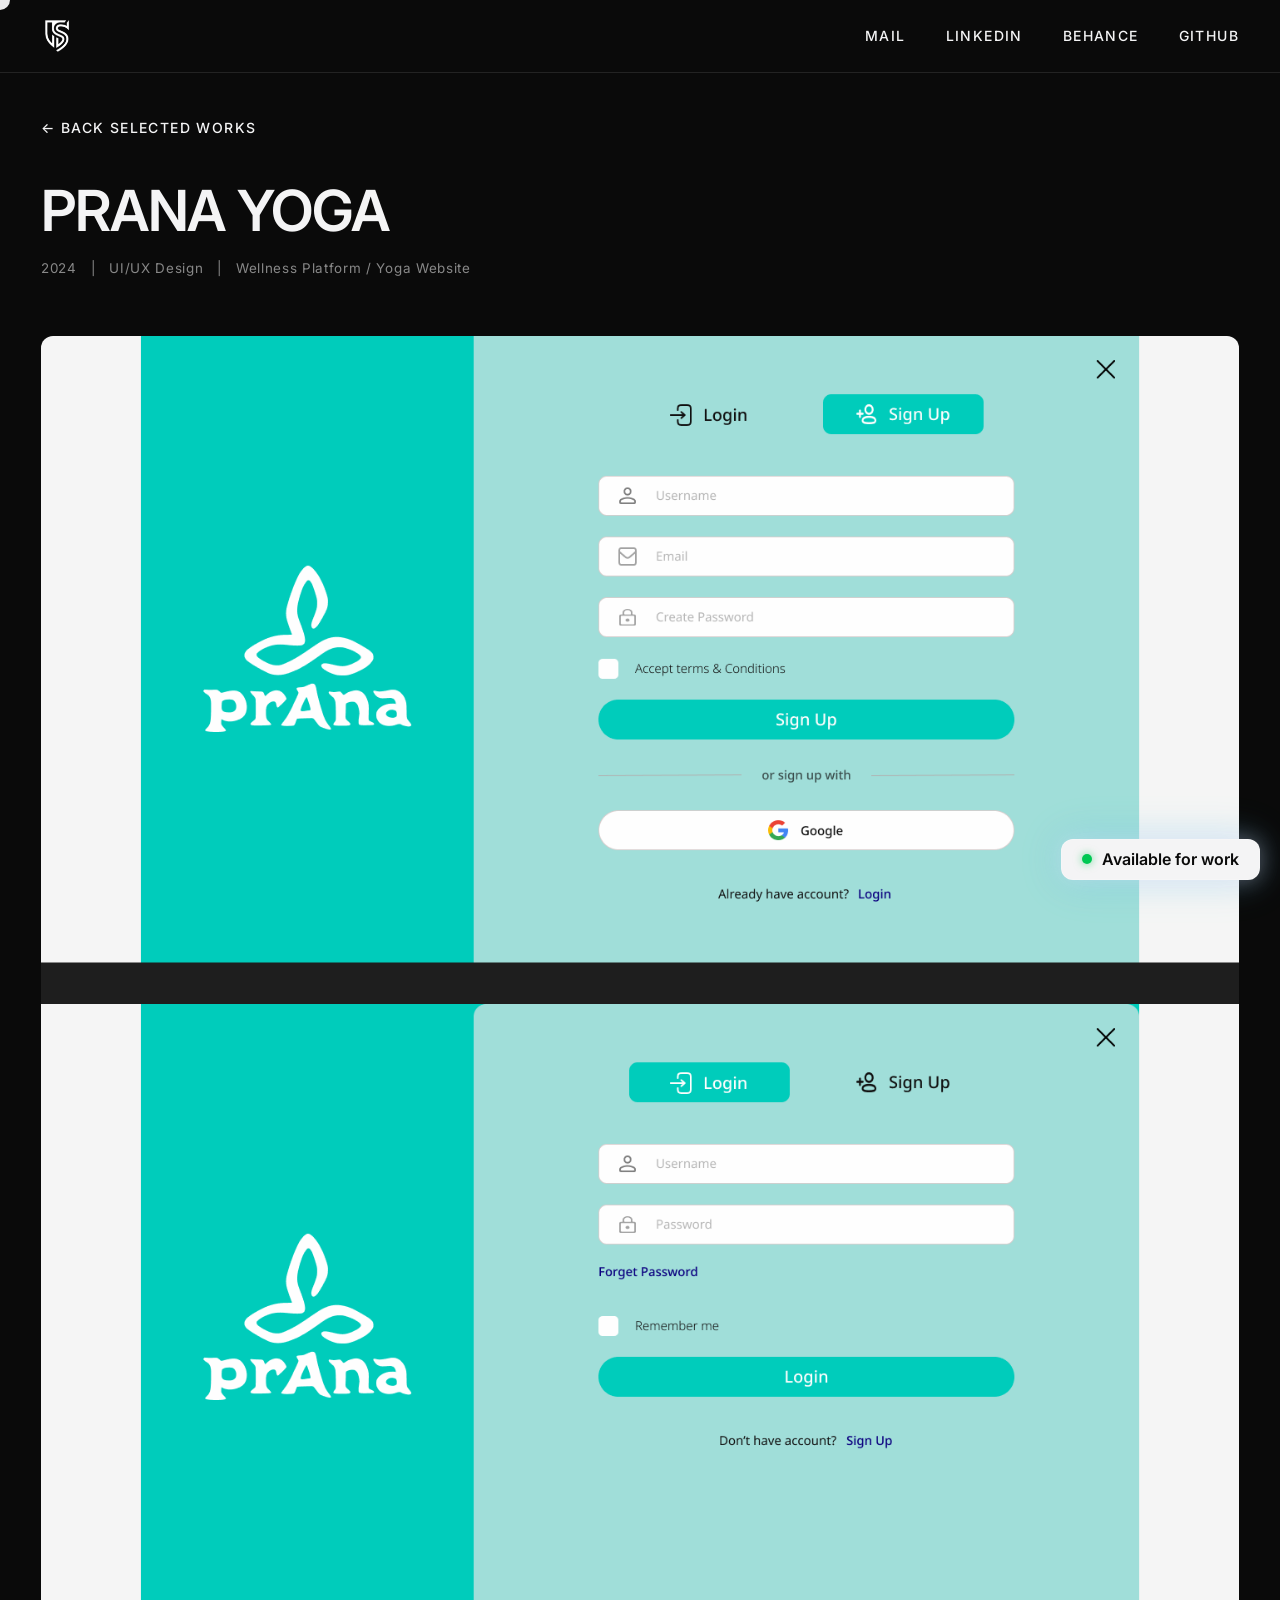
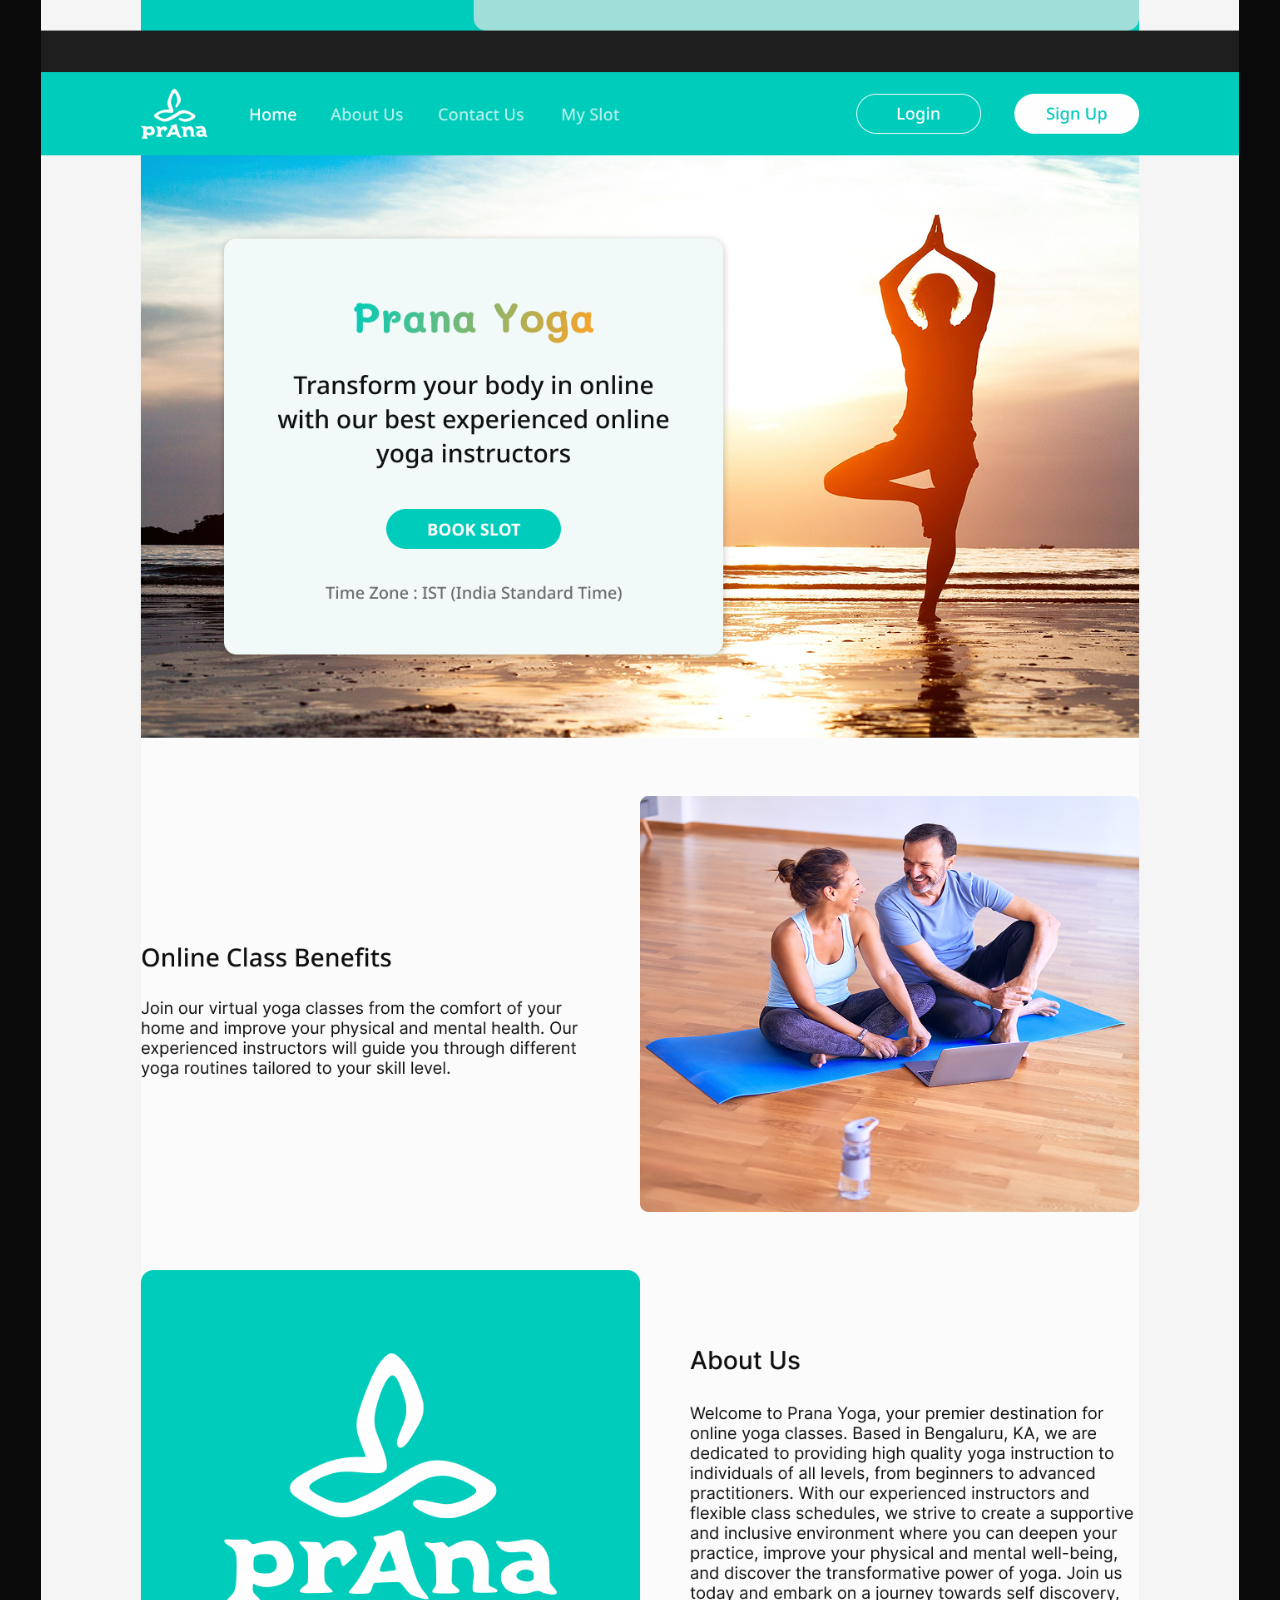
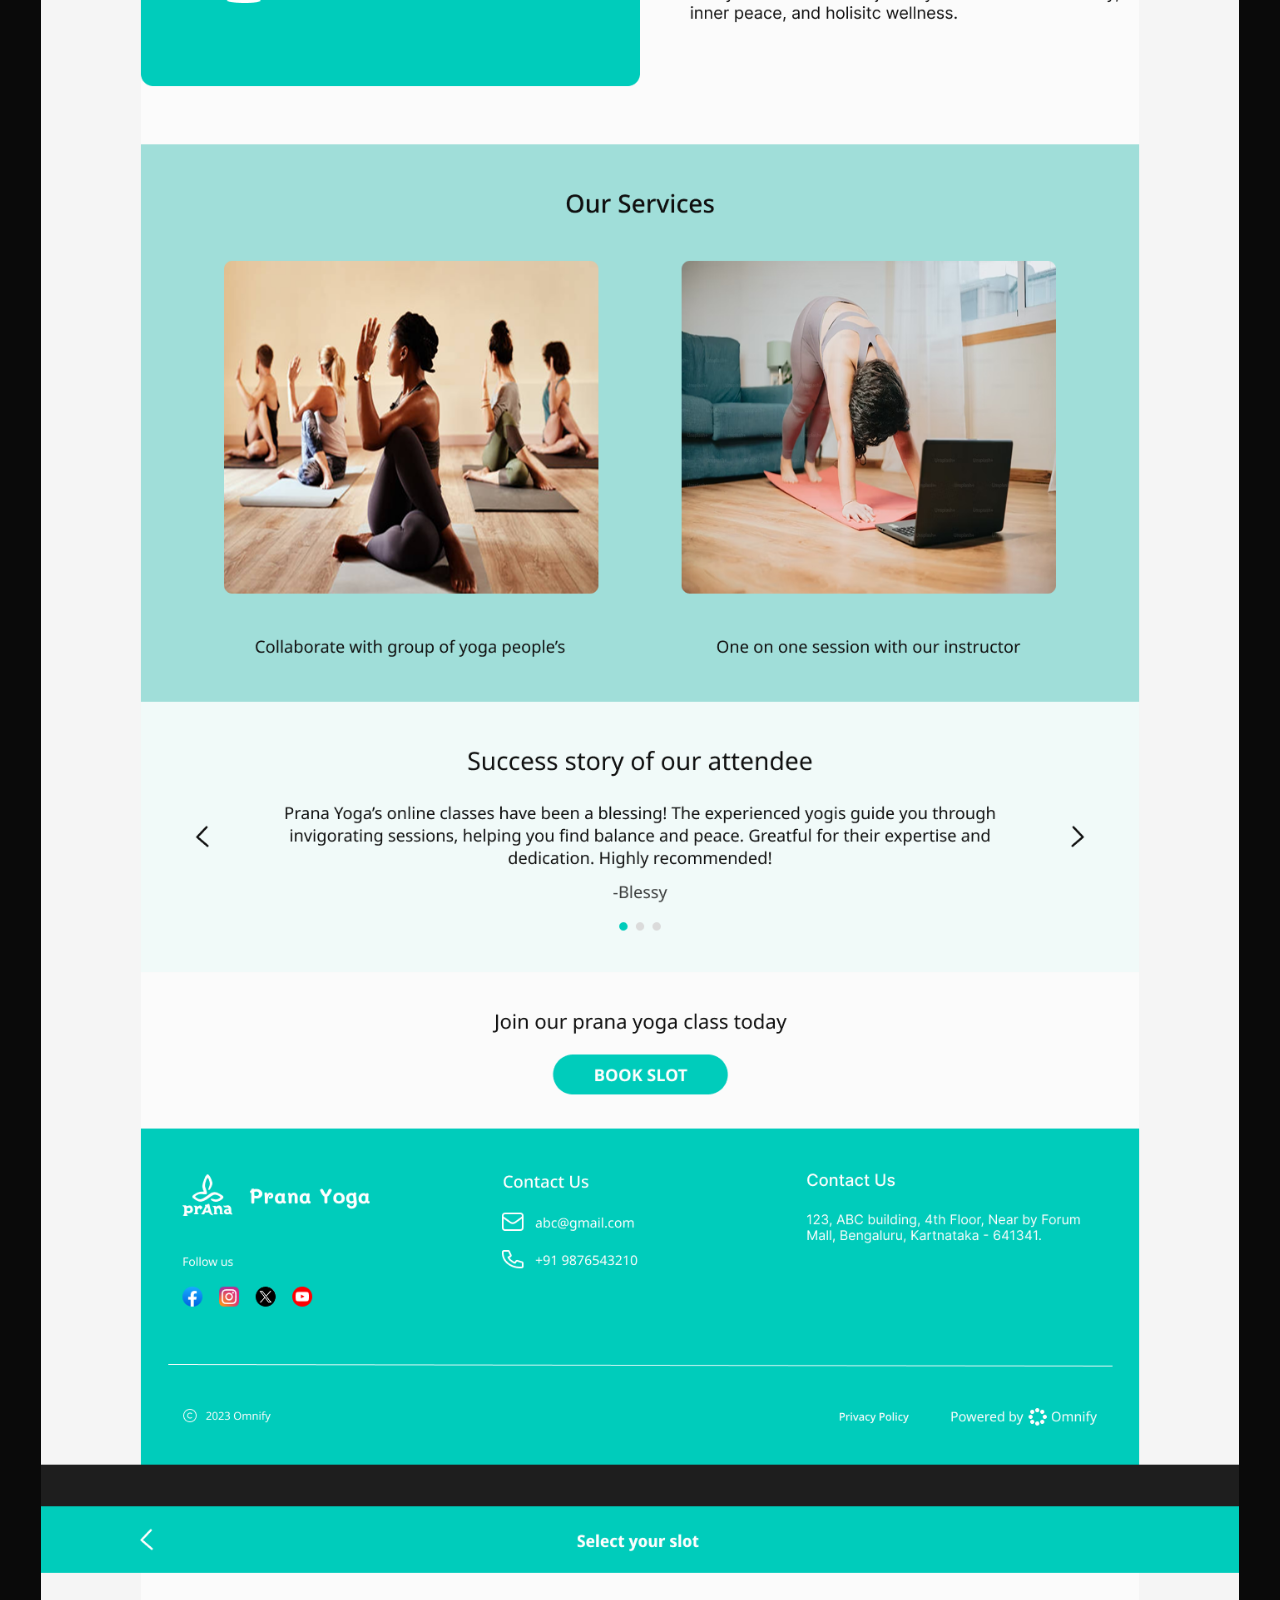
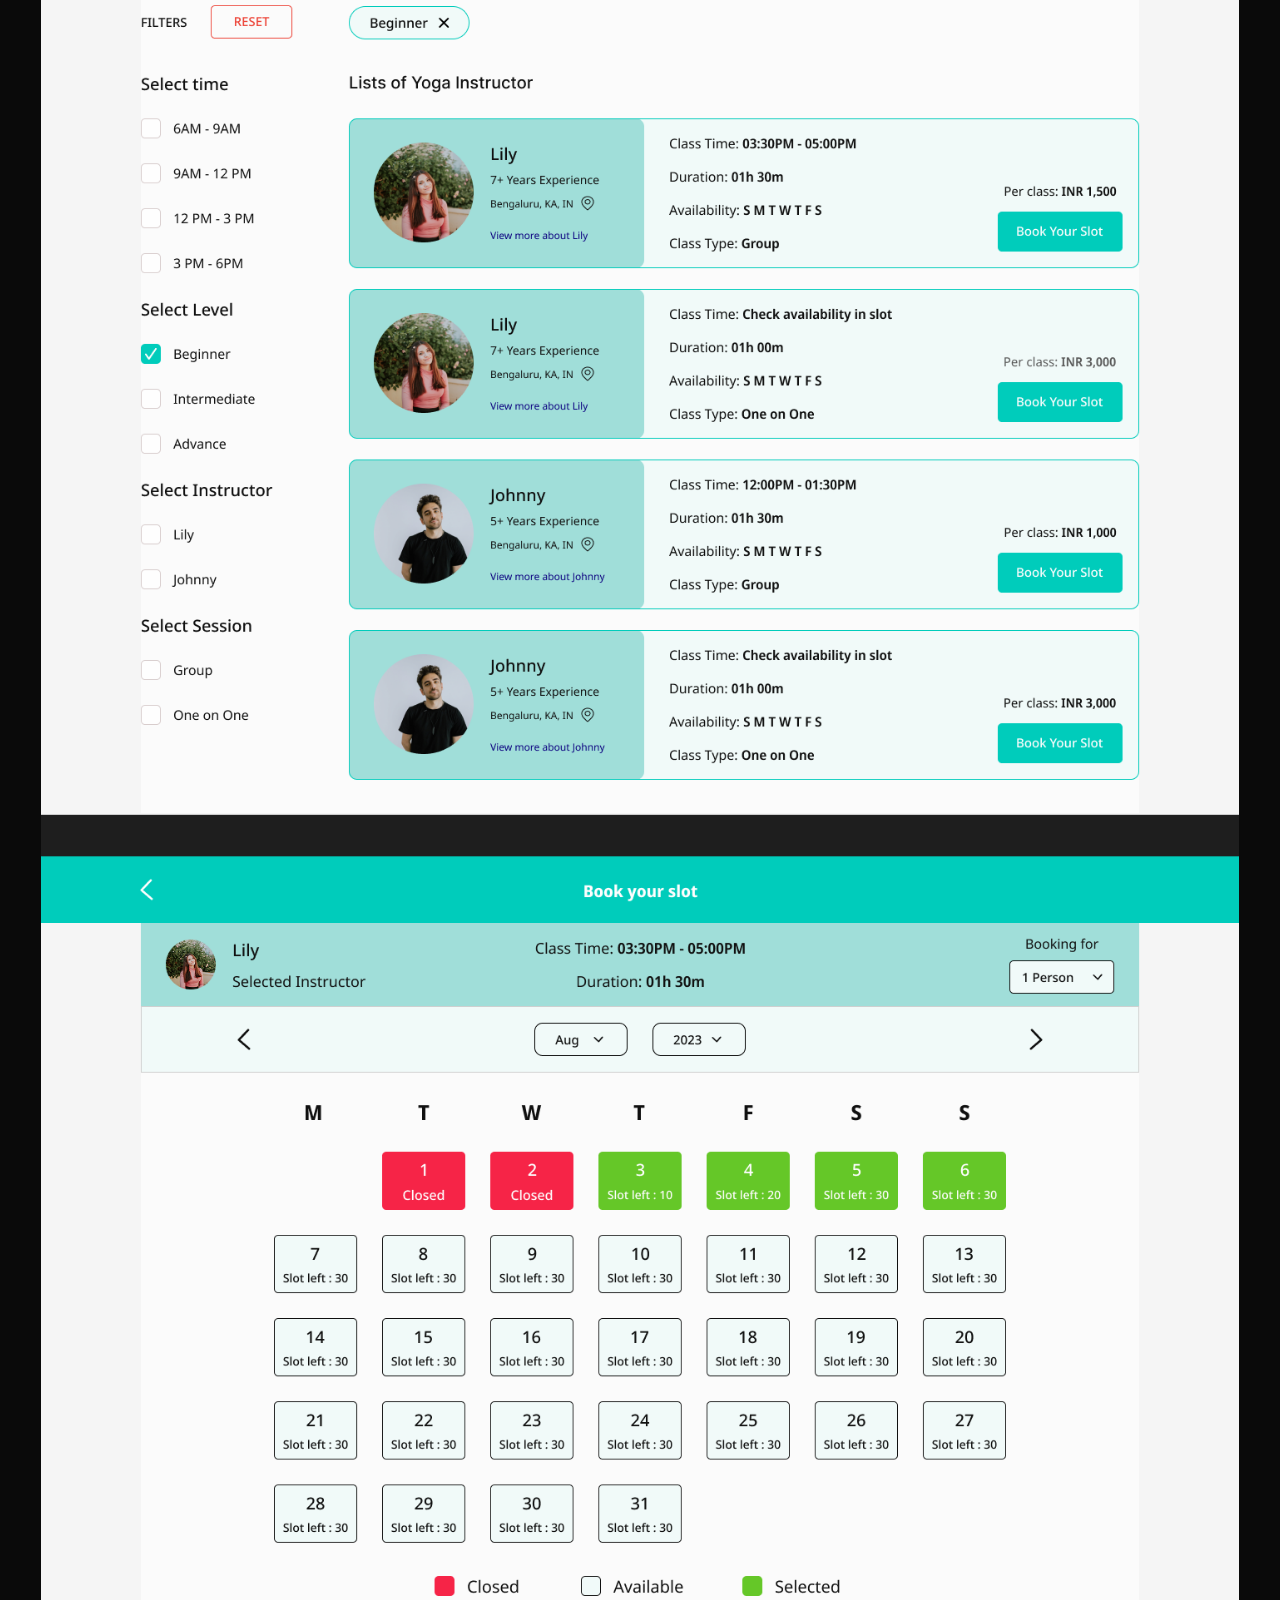
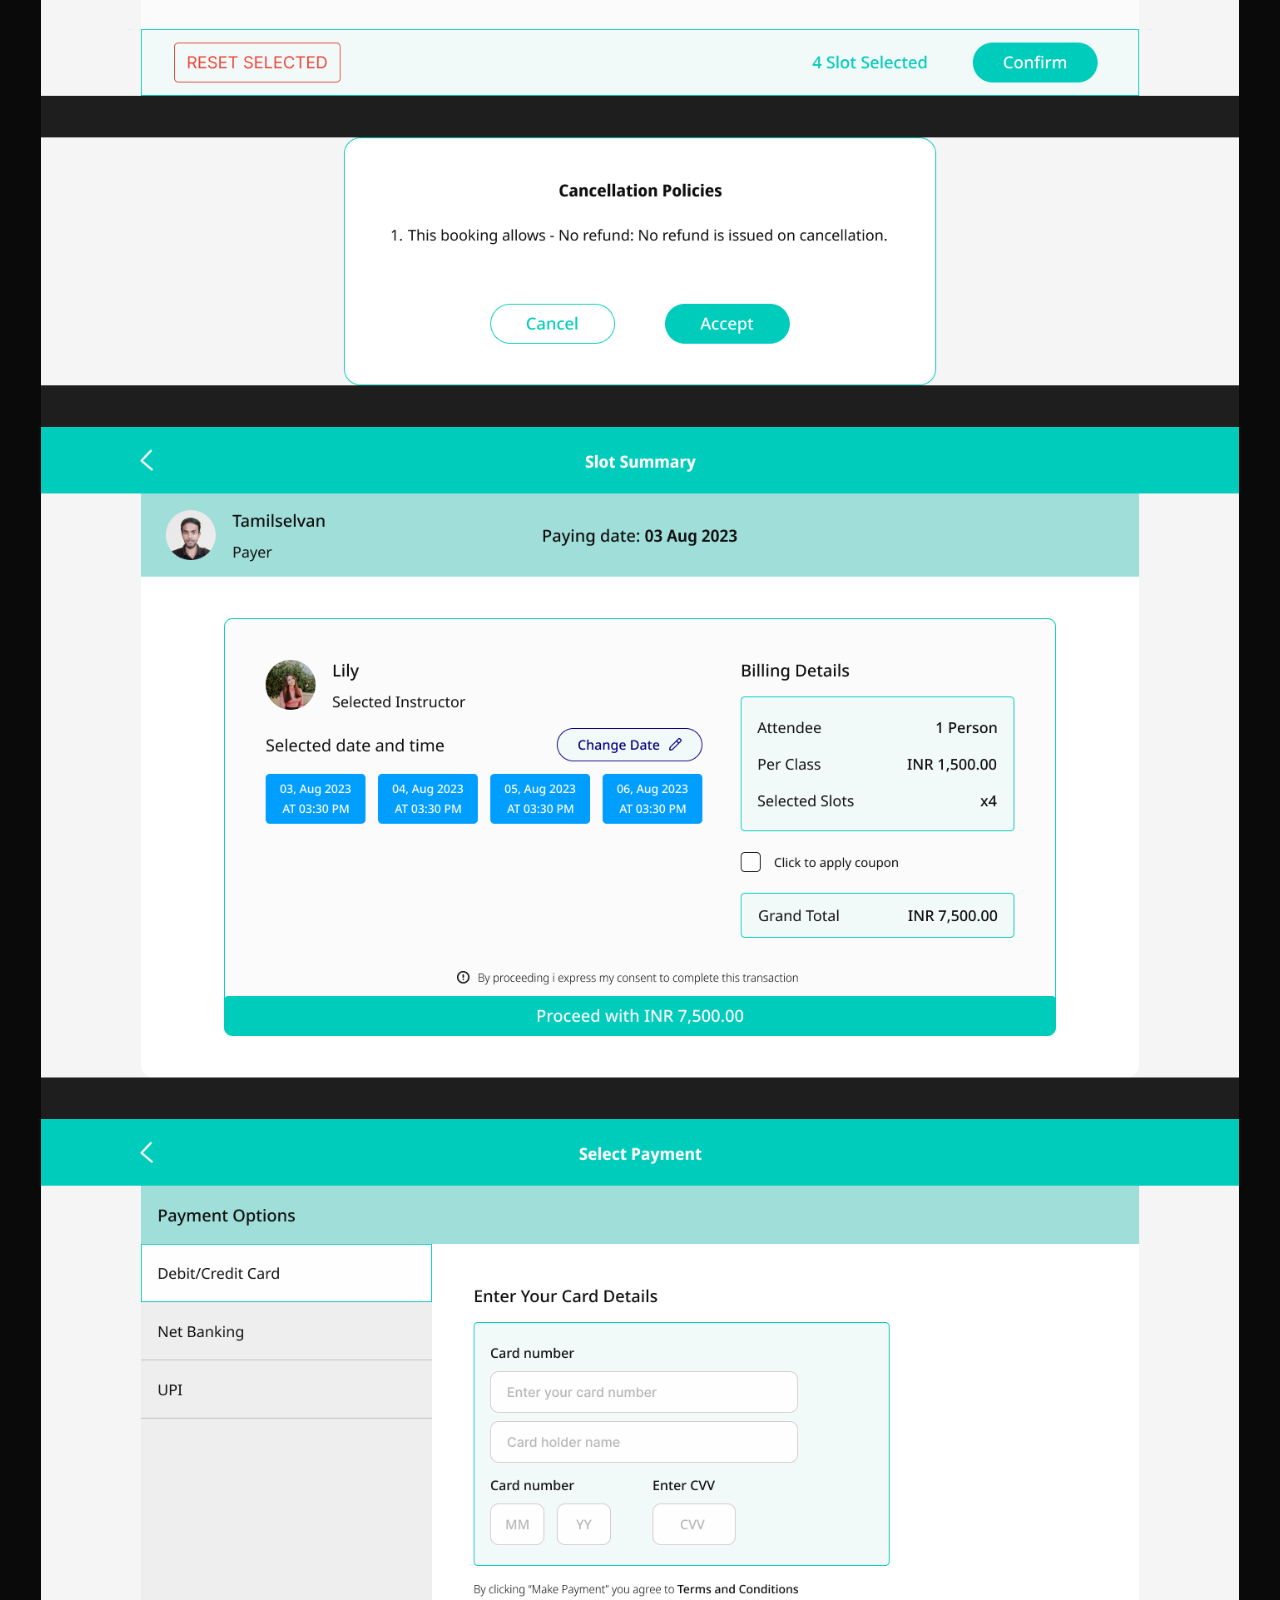
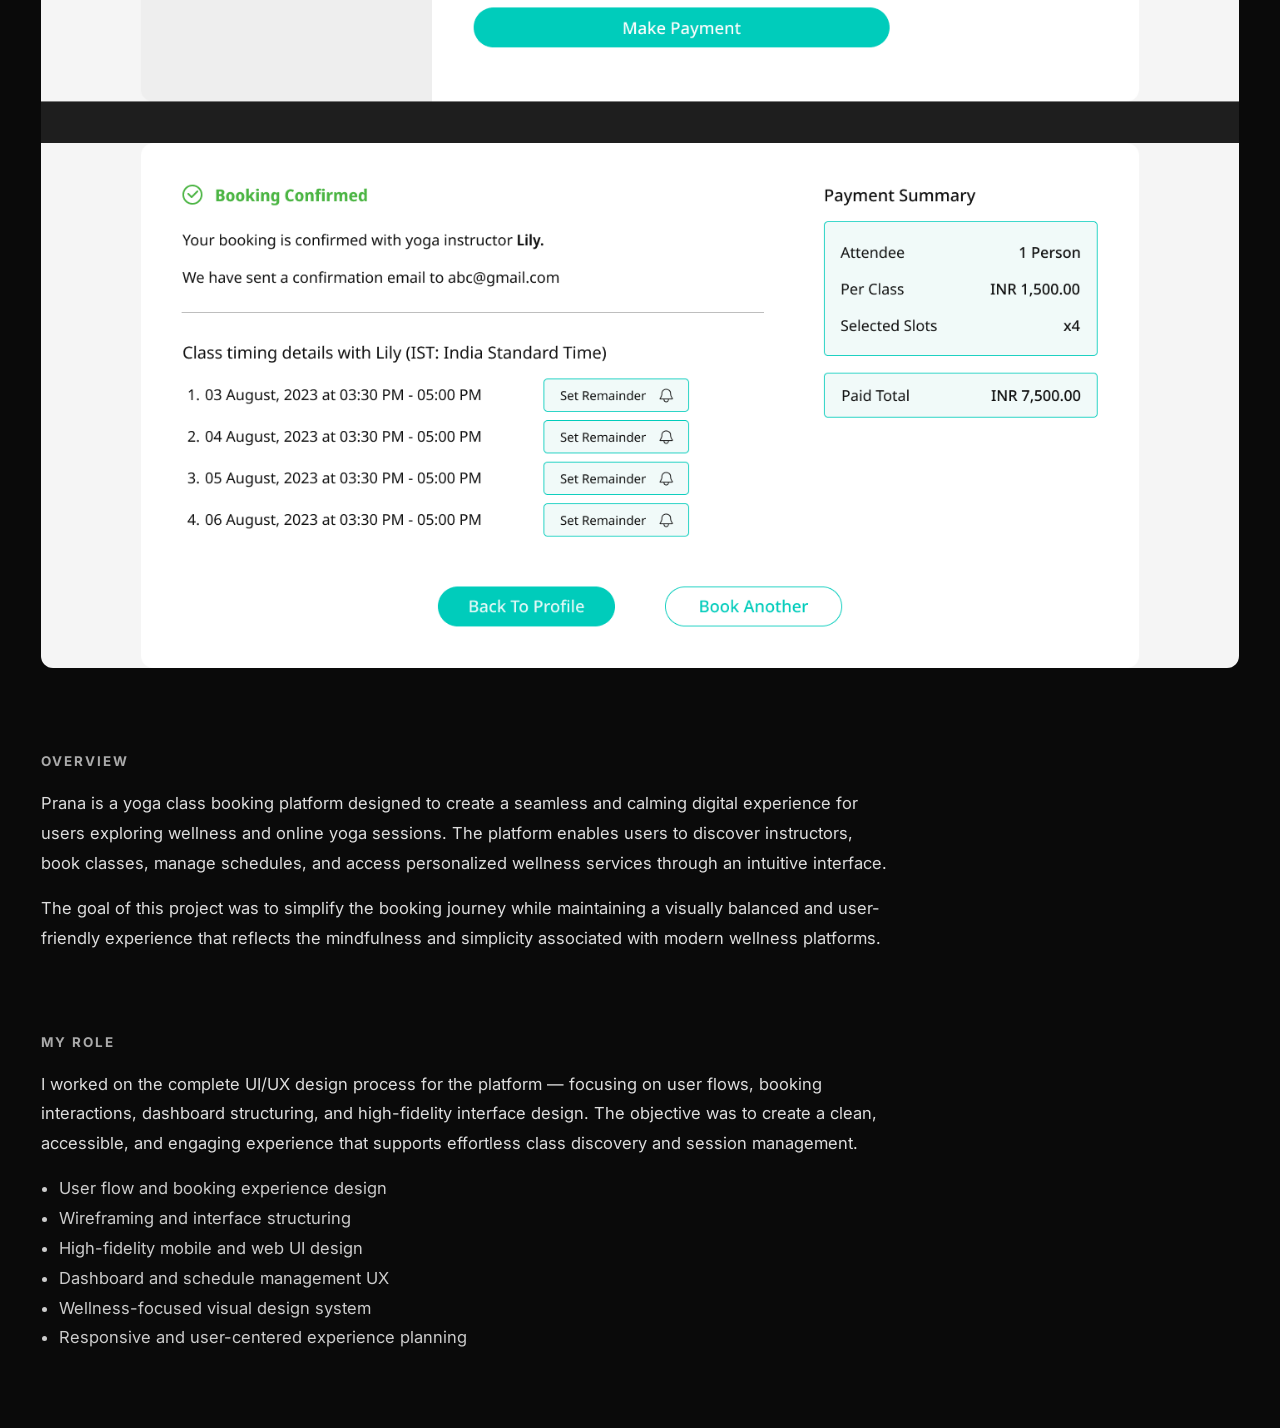
<file: UMD Projects/Prana.html>
<!DOCTYPE html>
<html lang="en">

<head>
    <meta charset="UTF-8" />
    <meta name="viewport" content="width=device-width, initial-scale=1.0" />
    <link rel="icon" href="TS Favicon.png" type="image/png">
    <title>Prana Yoga</title>

    <!-- CSS -->
    <link rel="stylesheet" href="Project.css" />
</head>

<body>
    <!-- =============================== -->
    <!-- 🖱️ Custom Cursor -->
    <!-- =============================== -->
    <div class="cursor"></div>

    <!-- =============================== -->
    <!-- 💎 Status Badge -->
    <!-- =============================== -->
    <div class="status-badge">Available for work</div>

    <!-- =============================== -->
    <!-- 🔝 Header -->
    <!-- =============================== -->
    <header class="header">

        <nav class="nav">

            <a href="../index.html" class="logo">
                <img src="../TS Logo.png" alt="Tamilselvan Logo" />
            </a>

            <ul class="nav-links">

                <li>
                    <a href="mailto:suryatamil51@gmail.com">
                        Mail
                    </a>
                </li>

                <li>
                    <a href="https://www.linkedin.com/in/tamilselvan-sadhasivam-98036a3a2/" target="_blank">
                        LinkedIn
                    </a>
                </li>

                <li>
                    <a href="https://www.behance.net/suryatamiluiuxdesign" target="_blank">
                        Behance
                    </a>
                </li>

                <li>
                    <a href="https://github.com/Suryatamil51" target="_blank">
                        GitHub
                    </a>
                </li>

            </ul>
            <button class="hamburger-toggle" type="button" aria-label="Open contact links" aria-expanded="false">
                <span></span>
                <span></span>
                <span></span>
            </button>
            <div class="mobile-contact-menu" aria-label="Contact links">
                <a href="mailto:suryatamil51@gmail.com">Mail</a>
                <a href="https://www.linkedin.com/in/tamilselvan-sadhasivam-98036a3a2/" target="_blank"
                    rel="noopener noreferrer">LinkedIn</a>
                <a href="https://github.com/Suryatamil51" target="_blank" rel="noopener noreferrer">GitHub</a>
                <a href="https://www.behance.net/suryatamiluiuxdesign" target="_blank"
                    rel="noopener noreferrer">Behance</a>
            </div>

        </nav>

    </header>

    <!-- =============================== -->
    <!-- 🔙 Back Navigation -->
    <!-- =============================== -->
    <a href="../Uncover my design.html" class="back-btn">
        ← Back Selected Works
    </a>

    <!-- =============================== -->
    <!-- 🚀 HERO -->
    <!-- =============================== -->
    <section class="project-hero">

        <div class="project-container">

            <h1 class="project-title">
                PRANA YOGA
            </h1>

            <p class="project-meta">
                2024 &nbsp; | &nbsp; UI/UX Design &nbsp; | &nbsp;
                Wellness Platform / Yoga Website
            </p>

            <img src="../Screen Design/Prana.png" alt="Prana Yoga Website" class="project-hero-img">

        </div>

    </section>

    <!-- =============================== -->
    <!-- 📌 OVERVIEW -->
    <!-- =============================== -->
    <section class="project-section">

        <div class="project-container">

            <h2 class="section-title">
                Overview
            </h2>

            <p class="section-text">
                Prana is a yoga class booking platform designed to create a seamless and calming digital experience for
                users exploring wellness and online yoga sessions. The platform enables users to discover instructors,
                book classes, manage schedules, and access personalized wellness services through an intuitive
                interface.
            </p>

            <p class="section-text">
                The goal of this project was to simplify the booking journey while maintaining a visually balanced and
                user-friendly experience that reflects the mindfulness and simplicity associated with modern wellness
                platforms.
            </p>

        </div>

    </section>

    <!-- =============================== -->
    <!-- 🧑‍💻 MY ROLE -->
    <!-- =============================== -->
    <section class="project-section">

        <div class="project-container">

            <h2 class="section-title">
                My Role
            </h2>

            <p class="section-text">
                I worked on the complete UI/UX design process for the platform — focusing on user flows, booking
                interactions, dashboard structuring, and high-fidelity interface design. The objective was to create a
                clean, accessible, and engaging experience that supports effortless class discovery and session
                management.
            </p>

            <ul class="role-list">

                <li>
                    User flow and booking experience design
                </li>

                <li>
                    Wireframing and interface structuring
                </li>

                <li>
                    High-fidelity mobile and web UI design
                </li>

                <li>
                    Dashboard and schedule management UX
                </li>

                <li>
                    Wellness-focused visual design system
                </li>

                <li>
                    Responsive and user-centered experience planning
                </li>

            </ul>

        </div>

    </section>

    <!-- =============================== -->
    <!-- ⬆️ Floating Back To Top Button -->
    <!-- =============================== -->
    <button class="back-to-top" id="backToTop" aria-label="Back to top">
        ↑
    </button>

    <!-- =============================== -->
    <!-- 🖱️ Cursor Script -->
    <!-- =============================== -->
    <script>

        document.addEventListener("DOMContentLoaded", () => {
            const nav = document.querySelector(".nav");
            const menuButton = document.querySelector(".hamburger-toggle");
            const mobileMenu = document.querySelector(".mobile-contact-menu");

            if (!nav || !menuButton || !mobileMenu) return;

            menuButton.addEventListener("click", () => {
                const isOpen = nav.classList.toggle("menu-open");
                menuButton.setAttribute("aria-expanded", String(isOpen));
            });

            mobileMenu.querySelectorAll("a").forEach(link => {
                link.addEventListener("click", () => {
                    nav.classList.remove("menu-open");
                    menuButton.setAttribute("aria-expanded", "false");
                });
            });

            document.addEventListener("click", (event) => {
                if (!nav.classList.contains("menu-open")) return;
                if (nav.contains(event.target)) return;

                nav.classList.remove("menu-open");
                menuButton.setAttribute("aria-expanded", "false");
            });
        });


        const cursor = document.querySelector('.cursor');

        let mouseX = 0,
            mouseY = 0;

        let cursorX = 0,
            cursorY = 0;

        document.addEventListener('mousemove', (e) => {

            mouseX = e.clientX;
            mouseY = e.clientY;

        });

        function animateCursor() {

            cursorX += (mouseX - cursorX) * 0.25;
            cursorY += (mouseY - cursorY) * 0.25;

            cursor.style.left = cursorX + 'px';
            cursor.style.top = cursorY + 'px';

            requestAnimationFrame(animateCursor);

        }

        animateCursor();

        const hoverElements = document.querySelectorAll(
            'a, .logo, .status-badge'
        );

        hoverElements.forEach(el => {

            el.addEventListener('mouseenter', () => {
                cursor.classList.add('hover');
            });

            el.addEventListener('mouseleave', () => {
                cursor.classList.remove('hover');
            });

        });

        if ('ontouchstart' in window) {

            cursor.style.display = 'none';

        }

    </script>

    <!-- =============================== -->
    <!-- 💡 Back to top button -->
    <!-- =============================== -->

    <script>
        document.addEventListener("DOMContentLoaded", () => {
            const backToTopBtn = document.getElementById("backToTop");
            const sections = document.querySelectorAll("section");
            let currentMode = "";

            function getBrightness(rgb) {
                const [r, g, b] = rgb.match(/\d+/g).map(Number);
                return (r * 299 + g * 587 + b * 114) / 1000;
            }

            function updateBackToTopState() {
                if (window.scrollY > 400) {
                    backToTopBtn.classList.add("show");
                } else {
                    backToTopBtn.classList.remove("show");
                }

                const btnRect = backToTopBtn.getBoundingClientRect();
                const btnCenterY = btnRect.top + btnRect.height / 2;

                let activeSection = null;
                for (const section of sections) {
                    const rect = section.getBoundingClientRect();
                    if (btnCenterY >= rect.top && btnCenterY <= rect.bottom) {
                        activeSection = section;
                        break;
                    }
                }

                if (!activeSection) return;

                const bgColor = window.getComputedStyle(activeSection).backgroundColor;
                const brightness = getBrightness(bgColor);
                const isDark = brightness < 128;

                if (isDark && currentMode !== "dark") {
                    backToTopBtn.classList.add("on-dark");
                    currentMode = "dark";
                } else if (!isDark && currentMode !== "light") {
                    backToTopBtn.classList.remove("on-dark");
                    currentMode = "light";
                }
            }

            backToTopBtn.addEventListener("click", () => {
                window.scrollTo({
                    top: 0,
                    behavior: "smooth"
                });
            });

            window.addEventListener("scroll", updateBackToTopState);
            window.addEventListener("resize", updateBackToTopState);
            updateBackToTopState();
        });
    </script>

</body>

</html>
</file>
<file: style.css>
@import url('https://fonts.googleapis.com/css2?family=Inter:wght@300;400;500;600;700;800;900&display=swap');

/* =============================== */
/* BASE / RESET */
/* =============================== */
* {
  margin: 0;
  padding: 0;
  box-sizing: border-box;
}

:root {
  --page-gutter: clamp(20px, 3.2vw, 64px);
  --header-offset: 73px;
}

@media (min-width: 768px) and (max-width: 1024px) {
  :root {
    --header-offset: 65px;
    --page-gutter: 28px;
  }
}

@media (max-width: 767px) {
  :root {
    --header-offset: 59px;
    --page-gutter: 20px;
  }
}

body {
  font-family: 'Inter', -apple-system, BlinkMacSystemFont, 'Segoe UI', Roboto, sans-serif;
  background: #0a0a0a;
  color: #f4f4f5;
  overflow-x: hidden;
  line-height: 1.2;
  opacity: 0;
  animation: pageReveal 0.8s ease forwards;
  animation-delay: 0.15s;
  overflow-wrap: break-word;
}

html,
body {
  width: 100%;
  height: 100%;
  scroll-behavior: smooth;
  overflow-x: clip;
}

img {
  max-width: 100%;
  height: auto;
}

@keyframes pageReveal {
  to {
    opacity: 1;
  }
}


/* =============================== */
/* 🖱️ Custom Animated Cursor */
/* =============================== */

.cursor {
  width: 18px;
  height: 18px;
  background: #f4f4f5;
  border-radius: 50%;
  position: fixed;
  pointer-events: none;
  z-index: 9999;
  transform: translate(-50%, -50%);
  transition: all 0.1s ease;
  mix-blend-mode: difference;
}

.cursor.hover {
  width: 40px;
  height: 40px;
  background: rgba(255, 255, 255, 0.8);
}

/* =============================== */
/* GLOBAL CONTAINER */
/* =============================== */

.container {
  width: 100%;
  max-width: 1440px;
  margin: 0 auto;
}

/* =============================== */
/* HEADER / NAVIGATION */
/* =============================== */
/* Header */
.header {
  position: fixed;
  top: 0;
  left: 0;
  right: 0;
  width: 100%;
  overflow: visible;
  z-index: 1000;
  padding: 20px var(--page-gutter);
  background: #0a0a0a;
  border-bottom: 1px solid rgba(255, 255, 255, 0.1);
  transform: translate3d(0, 0, 0);
  backface-visibility: hidden;
}

.nav {
  position: relative;
  display: flex;
  justify-content: space-between;
  align-items: center;
  width: 100%;
  max-width: none;
  margin: 0 auto;
}

.logo {
  display: flex;
  align-items: center;
  text-decoration: none;
}

/* Logo image styling */
.logo img {
  height: 32px;
  /* Adjust size as needed */
  width: 32px;
  object-fit: contain;
  filter: brightness(0) invert(1);
  /* Makes logo white for dark navbar */
  transition: transform 0.3s ease, opacity 0.3s ease;
}

/* Hover effect (works with your custom cursor too) */
.logo:hover img {
  transform: scale(1.12);
  opacity: 0.85;
  filter: brightness(1) invert(0);
  /* Subtle glow-like shift */
}

.nav-links {
  display: flex;
  align-items: center;
  list-style: none;
  gap: 40px;
  margin-left: auto;
}

.nav-links a {
  color: #f4f4f5;
  text-decoration: none;
  font-weight: 500;
  font-size: 14px;
  text-transform: uppercase;
  letter-spacing: 0.1em;
  transition: opacity 0.3s ease;
}

.nav-links a.active {
  opacity: 1;
}

.nav-links a:hover {
  opacity: 0.6;
}

.hamburger-toggle {
  display: none;
  align-items: center;
  justify-content: center;
  flex-direction: column;
  gap: 5px;
  width: 42px;
  height: 42px;
  margin-left: auto;
  background: transparent;
  border: 1px solid rgba(255, 255, 255, 0.18);
  border-radius: 8px;
  cursor: pointer;
  transition: background 0.3s ease, border-color 0.3s ease, transform 0.2s ease;
}

@media (hover: hover) {
  .hamburger-toggle:hover {
    background: rgba(255, 255, 255, 0.08);
    border-color: rgba(255, 255, 255, 0.3);
  }
}

.hamburger-toggle:active {
  transform: scale(0.95);
}

.hamburger-toggle span {
  width: 18px;
  height: 2px;
  background: #f4f4f5;
  border-radius: 999px;
  transition: transform 0.25s ease, opacity 0.25s ease;
}

.mobile-contact-menu {
  position: absolute;
  top: calc(100% + 16px);
  right: 0;
  display: flex;
  flex-direction: column;
  min-width: 220px;
  max-width: calc(100vw - 40px);
  padding: 10px;
  background: rgba(8, 8, 8, 0.96);
  border: 1px solid rgba(255, 255, 255, 0.12);
  border-radius: 10px;
  box-shadow: 0 18px 45px rgba(0, 0, 0, 0.45);
  opacity: 0;
  visibility: hidden;
  transform: translateY(-8px);
  transition: opacity 0.25s ease, transform 0.25s ease, visibility 0.25s ease;
  backdrop-filter: blur(18px);
}

.mobile-contact-menu a {
  color: #f4f4f5;
  text-decoration: none;
  font-size: 13px;
  font-weight: 600;
  letter-spacing: 0.08em;
  text-transform: uppercase;
  padding: 14px 12px;
  border-radius: 6px;
}

.mobile-contact-menu a:hover {
  background: rgba(255, 255, 255, 0.08);
}

.nav.menu-open .mobile-contact-menu {
  opacity: 1;
  visibility: visible;
  transform: translateY(0);
}

.nav.menu-open .hamburger-toggle span:nth-child(1) {
  transform: translateY(7px) rotate(45deg);
}

.nav.menu-open .hamburger-toggle span:nth-child(2) {
  opacity: 0;
}

.nav.menu-open .hamburger-toggle span:nth-child(3) {
  transform: translateY(-7px) rotate(-45deg);
}

.width16 {
  padding-right: 16px !important;
}

/* =============================== */
/* 🔻 NAV ACTIVE UNDERLINE */
/* =============================== */
/* =============================== */
/* NAV ACTIVE STATE / UNDERLINE */
/* =============================== */
/* Container for nav */
.nav {
  position: relative;
}

/* Base link styles */
.nav-links a {
  display: inline-flex;
  align-items: center;
  justify-content: center;
  transition: transform 0.25s ease;
}

/* ACTIVE LINK (JS adds .active) */
.nav-links a.active {
  color: #f4f4f5;
  font-weight: 600;
  /* semi-bold */
  opacity: 1;
}

/* Underline bar */
.nav-underline {
  position: absolute;
  bottom: -2px;
  height: 2px;
  background: #f4f4f5;
  width: 0;
  left: 0;

  transition:
    width 0.32s cubic-bezier(0.25, 1, 0.5, 1),
    transform 0.32s cubic-bezier(0.25, 1, 0.5, 1);
  pointer-events: none;
  border-radius: 2px;
}

/* Soft glow */
.nav-underline.glow {
  box-shadow: 0 0 10px rgba(255, 255, 255, 0.6);
}

/* ================================
   MAGNETIC HOVER EFFECT
================================ */

.nav-links a:hover:not(.active) {
  color: #bfbfbf;
}

.nav-links a {
  display: inline-block;
  transition: transform 0.25s ease;
}

.nav-links a:hover {
  transform: translateY(-2px);
  /* light magnetic lift */
}

/* =============================== */
/* 💎 Floating Status Badge — Auto Light & Dark Adapt */
/* =============================== */
.status-badge {
  position: fixed;
  bottom: 20px;
  right: 20px;
  background: #0a0a0a;
  /* 🖤 Default: for light sections */
  color: #f4f4f5;
  /* White text for contrast */
  padding: 10px 20px;
  font-size: 16px;
  line-height: 1.2;
  border-radius: 12px;
  font-weight: 600;
  display: flex;
  align-items: center;
  gap: 10px;
  z-index: 9999;
  cursor: default;
  border: 1px solid rgba(255, 255, 255, 0.1);
  box-shadow:
    0 0 25px rgba(0, 255, 200, 0.25),
    0 0 35px rgba(180, 100, 255, 0.2),
    0 0 50px rgba(255, 255, 255, 0.15);
  transition: all 0.4s ease;
  backdrop-filter: blur(10px);
}

/* 🙈 Hidden state when footer is reached */
.status-badge.hidden {
  opacity: 0;
  pointer-events: none;
  transform: translateY(20px);
}

/* 🟢 Green blinking dot */
.status-badge::before {
  display: block;
  content: "";
  width: 10px;
  height: 10px;
  background-color: #00c853;
  border-radius: 50%;
  position: relative;
  box-shadow: 0 0 8px rgba(0, 200, 83, 0.6);
  animation: pulseGlow 1.5s infinite ease-out;
}

/* ✨ Dot pulse animation */
@keyframes pulseGlow {
  0% {
    transform: scale(1);
    opacity: 1;
  }

  50% {
    transform: scale(1.3);
    opacity: 0.6;
  }

  100% {
    transform: scale(1);
    opacity: 1;
  }
}

/* 🌈 Hover — expand soft gradient glow */
.status-badge:hover {
  transform: translateY(-2px);
  box-shadow:
    0 0 25px rgba(0, 180, 255, 0.4),
    0 0 45px rgba(255, 0, 128, 0.3),
    0 0 60px rgba(0, 255, 128, 0.2);
}

/* 🌙 Dark section version (for black backgrounds) */
.status-badge.on-dark {
  background: #f4f4f5;
  /* 🤍 White button for dark sections */
  color: #0a0a0a;
  /* Black text for readability */
  border: 1px solid rgba(255, 255, 255, 0.2);
  box-shadow:
    0 0 20px rgba(255, 255, 255, 0.25),
    0 0 35px rgba(180, 100, 255, 0.2),
    0 0 45px rgba(0, 255, 200, 0.2);
}

/* ✨ Hover on dark section */
.status-badge.on-dark:hover {
  transform: translateY(-2px);
  box-shadow:
    0 0 25px rgba(255, 255, 255, 0.35),
    0 0 45px rgba(180, 100, 255, 0.3),
    0 0 60px rgba(0, 255, 200, 0.25);
}

/* Hero Section */
.hero {
  min-height: 100vh;
  display: flex;
  align-items: center;
  justify-content: center;
  position: relative;
  padding: 80px var(--page-gutter);
  overflow: hidden;
}

.hero-content {
  text-align: center;
  width: 100%;
  max-width: none;
  animation: fadeInUp 1s ease-out;
}

.hero-title {
  font-size: clamp(2.5rem, 8vw + 1rem, 10rem);
  font-weight: 700;
  line-height: 0.85;
  margin-bottom: 30px;
  letter-spacing: -0.05em;
}

.hero-subtitle {
  font-size: clamp(1.1rem, 2vw + 0.5rem, 1.5rem);
  font-weight: 400;
  line-height: 1.5;
  margin-bottom: 30px;
  opacity: 0.85;
}

.hero-description {
  font-size: 18px;
  font-weight: 400;
  max-width: 900px;
  margin: 0 auto 50px;
  opacity: 0.7;
  line-height: 1.6;
}

.hero-location {
  font-size: 14px;
  font-weight: 500;
  text-transform: uppercase;
  letter-spacing: 0.1em;
  opacity: 0.5;
}

/* Scrolling Text */
.scrolling-text {
  position: absolute;
  bottom: 30px;
  left: 0;
  right: 0;
  white-space: nowrap;
  overflow: hidden;
  mask-image: linear-gradient(to right, transparent, black 15%, black 85%, transparent);
  -webkit-mask-image: linear-gradient(to right, transparent, black 15%, black 85%, transparent);
}

.scrolling-content {
  display: inline-block;
  animation: scroll 30s linear infinite;
  font-size: 18px;
  font-weight: 500;
  text-transform: uppercase;
  letter-spacing: 0.1em;
}

.scrolling-content span {
  margin-right: 100px;
  opacity: 0.3;
}

/* Soft cinematic fade-in */
.hero-content * {
  opacity: 0;
  transform: translateY(20px);
  animation: heroFade 1s ease-out forwards;
}

/* Delay sequence for each line */
.hero-pre-title {
  animation-delay: 0.1s;
}

.hero-title {
  animation-delay: 0.25s;
}

.hero-subtitle {
  animation-delay: 0.4s;
}

.hero-description {
  animation-delay: 0.55s;
}

.hero-location {
  animation-delay: 0.7s;
}

@keyframes heroFade {
  to {
    opacity: 1;
    transform: translateY(0);
  }
}

/* ✨ Scrolling text enters smoothly */
.scrolling-text {
  opacity: 0;
  transform: translateY(20px);
  animation: fadeScroll 1.2s cubic-bezier(0.16, 1, 0.3, 1) 1.8s forwards;
}

@keyframes fadeScroll {
  from {
    opacity: 0;
    transform: translateY(20px);
  }

  to {
    opacity: 1;
    transform: translateY(0);
  }
}

/* 🌫️ Soft glow behind name for cinematic depth */
.hero-title::after {
  content: "";
  position: absolute;
  inset: 0;
  background: radial-gradient(circle at center,
      rgba(255, 255, 255, 0.12) 0%,
      transparent 100%);
  filter: blur(35px);
  z-index: -1;
  opacity: 0.6;
}

/* 🌊 Gentle gradient shimmer breathing */
@keyframes shimmerBreathe {
  0% {
    background-position: 200% center;
    opacity: 0.9;
  }

  50% {
    background-position: 100% center;
    opacity: 1;
  }

  100% {
    background-position: 0% center;
    opacity: 0.9;
  }
}

/* =============================== */
/*        PROJECTS SECTION         */
/* =============================== */

.projects {
  padding: 100px var(--page-gutter);
  background: #f4f4f5;
  scroll-margin-top: var(--header-offset);
  overflow: hidden;
}

.section-header {
  text-align: center;
  margin-bottom: 100px;
  color: #0a0a0a;
}

.section-title {
  font-size: clamp(2.5rem, 6vw + 1rem, 6rem);
  font-weight: 900;
  margin-bottom: 20px;
  letter-spacing: -0.05em;
}

.section-subtitle {
  font-size: 18px;
  font-weight: 400;
  opacity: 0.6;
  text-transform: uppercase;
  letter-spacing: 0.1em;
}

.projects-list {
  width: 100%;
  max-width: none;
  margin: 0 auto;
}

.project-link {
  text-decoration: none;
  color: inherit;
  display: block;
}

/* =============================== */
/*        PROJECT ITEM             */
/* =============================== */

.project-item {
  border-top: 1px solid rgba(0, 0, 0, 0.12);
  /* ✅ FIXED */
  padding: 60px 0;
  transition: all 0.3s ease;
  cursor: pointer;
}

.project-item:last-child {
  border-bottom: 1px solid rgba(0, 0, 0, 0.12);
  /* ✅ FIXED */
}

/* Hover motion */
.project-item:hover {
  background: rgba(0, 0, 0, 0.015);
  transform: translateX(10px);
}

/* =============================== */
/*        CONTENT LAYOUT            */
/* =============================== */

.project-content {
  display: grid;
  grid-template-columns: 1.2fr 1fr;
  align-items: center;
  gap: 60px;
}

.project-info {
  color: #0a0a0a;
}

.project-title {
  font-size: clamp(1.5rem, 3vw + 0.5rem, 2.5rem);
  font-weight: 800;
  margin-bottom: 20px;
  letter-spacing: -0.02em;
}

.project-description {
  font-size: 18px;
  font-weight: 400;
  opacity: 0.7;
  line-height: 1.6;
  margin-bottom: 20px;
  max-width: 600px;
}

/* =============================== */
/*            TAGS                 */
/* =============================== */

.project-tags {
  display: flex;
  gap: 12px;
  flex-wrap: wrap;
}

.project-tag {
  font-size: 12px;
  font-weight: 500;
  text-transform: uppercase;
  letter-spacing: 0.1em;
  padding: 8px 16px;

  border: 1px solid rgba(0, 0, 0, 0.25);
  /* ✅ FIXED */
  border-radius: 20px;

  color: #0a0a0a;
  opacity: 0.75;
}

/* =============================== */
/*        PROJECT IMAGE             */
/* =============================== */

.project-image img {
  width: 100%;
  display: block;
  border-radius: 12px;
  transition: transform 0.5s ease, box-shadow 0.5s ease;
}

/* Subtle hover zoom */
.project-item:hover .project-image img {
  transform: scale(1.04);
  box-shadow: 0 10px 30px rgba(0, 0, 0, 0.12);
  /* ✅ FIXED */
}

/* =============================== */
/*      SCROLL REVEAL ANIMATION     */
/* =============================== */

.project-info {
  opacity: 0;
  transform: translateX(-60px);
  transition: opacity 0.8s ease, transform 0.8s ease;
}

.project-image {
  opacity: 0;
  transform: translateX(60px);
  transition: opacity 0.8s ease, transform 0.8s ease;
}

.project-info.visible,
.project-image.visible {
  opacity: 1;
  transform: translateX(0);
}

/* =============================== */
/*     UNLOCK / EXPLORE BUTTON     */
/* =============================== */

.explore-works-container {
  text-align: center;
  margin: 80px auto 0;
}

.explore-works-btn {
  display: inline-flex;
  align-items: center;
  justify-content: center;
  position: relative;

  padding: 14px 28px;
  background: transparent;
  color: #0a0a0a;

  border: 1.5px solid rgba(0, 0, 0, 0.3);
  /* ✅ FIXED */
  border-radius: 8px;

  font-size: 14px;
  font-weight: 600;
  text-transform: uppercase;
  letter-spacing: 0.08em;
  text-decoration: none;

  transition: all 0.4s ease;
  overflow: hidden;
  isolation: isolate;
}

/* Shimmer outline */
.explore-works-btn::before {
  content: "";
  position: absolute;
  inset: 0;
  border-radius: inherit;
  padding: 1.5px;

  background: linear-gradient(120deg,
      rgba(0, 0, 0, 0.4),
      rgba(0, 0, 0, 0.15),
      rgba(0, 0, 0, 0.4));

  mask:
    linear-gradient(#f4f4f5 0 0) content-box,
    linear-gradient(#f4f4f5 0 0);
  mask-composite: exclude;
  -webkit-mask-composite: destination-out;

  opacity: 0;
  transition: opacity 0.4s ease;
}

/* Hover */
.explore-works-btn:hover {
  background: #0a0a0a;
  color: #f4f4f5;
  transform: translateY(-2px);
  border-color: transparent;
  box-shadow: 0 10px 30px rgba(0, 0, 0, 0.25);
}

.explore-works-btn:hover::before {
  opacity: 1;
  animation: shimmerGlow 2.5s linear infinite;
}

/* Shimmer animation */
@keyframes shimmerGlow {
  0% {
    background-position: 0% 50%;
  }

  100% {
    background-position: 200% 50%;
  }
}

/* =============================== */
/*         RESPONSIVE              */
/* =============================== */

@media (max-width: 992px) {
  .project-content {
    grid-template-columns: 1fr;
    gap: 40px;
  }

  .project-image {
    order: -1;
  }

  .project-title {
    font-size: clamp(1.5rem, 3vw + 0.5rem, 2.5rem);
  }
}


/* About Section */
.about {
  min-height: 100vh;
  display: flex;
  align-items: center;
  padding: 100px var(--page-gutter);
  background: #0a0a0a;
  color: #f4f4f5;
  position: relative;
  scroll-margin-top: var(--header-offset);
  overflow: hidden;
}

@media (min-width: 1025px) {
  .about {
    min-height: calc(100dvh - var(--header-offset));
    padding-top: 50px;
    padding-bottom: 40px;
    display: flex;
    align-items: center;
    justify-content: center;
  }
}

.about-content {
  display: grid;
  grid-template-columns: 1fr 1fr;
  gap: 40px;
  width: 100%;
  max-width: none;
  margin: 0 auto;
  align-items: center;
}

.about-text h2 {
  font-size: clamp(2.5rem, 6vw + 1rem, 6rem);
  font-weight: 900;
  margin-bottom: 40px;
  letter-spacing: -0.05em;
}

.about-text p {
  font-size: 20px;
  font-weight: 400;
  line-height: 1.6;
  margin-bottom: 30px;
  opacity: 0.8;
}

/* Stats Grid */
.about-stats {
  display: grid;
  grid-template-columns: repeat(2, 1fr);
  gap: 40px;
}

.stat {
  position: relative;
  display: flex;
  flex-direction: column;
  align-items: center;
  justify-content: center;
  text-align: center;
  min-height: 190px;
  padding: 40px;
  border: 2px solid #505050;
  overflow: hidden;
  cursor: default;
  color: #f4f4f5;
  transition: transform 0.4s ease;
}

/* Smooth black overlay on hover */
.stat::before {
  content: "";
  position: absolute;
  inset: 0;
  background: #f4f4f5;
  opacity: 0;
  transition: opacity 0.4s ease;
  z-index: 0;
}

.stat:hover::before,
.stat.is-active::before {
  opacity: 1;
}

/* Keep text above the overlay */
.stat-number,
.stat-label {
  position: relative;
  z-index: 1;
  transition: color 0.4s ease;
}

/* Fade text color to white smoothly */
.stat:hover .stat-number,
.stat:hover .stat-label,
.stat.is-active .stat-number,
.stat.is-active .stat-label {
  color: #0a0a0a;
}

.stat:hover {
  transform: translateY(-5px);
}

.stat-number {
  font-size: 48px;
  font-weight: 900;
  margin-bottom: 10px;
}

.stat-label {
  font-size: 14px;
  font-weight: 500;
  text-transform: uppercase;
  letter-spacing: 0.1em;
  opacity: 0.7;
}

/* =============================== */
/* ✨ Hover Me Hint */
/* =============================== */

/* Hover Me hint */
.hover-hint {
  position: absolute;
  bottom: 28px;
  left: 50%;
  transform: translateX(-50%);
  font-size: 13px;
  letter-spacing: 0.05em;
  opacity: 0.45;
  transition: opacity 0.8s ease;
  /* smoother fade-out */
  pointer-events: none;
  color: #bbbbbb;
}

/* Slow, smooth blinking (2s) */
@keyframes hintBlink {
  0% {
    opacity: 0.25;
  }

  50% {
    opacity: 0.7;
  }

  100% {
    opacity: 0.25;
  }
}

/* Apply blink */
.hover-hint.blink {
  animation: hintBlink 2s ease-in-out infinite;
}

/* When hidden */
.hover-hint.hidden {
  opacity: 0;
  animation: none;
  /* stop blinking when hidden */
}

.mobile-hint {
  display: none;
}

/* ============================= */
/* 🔹 Corner Floating Icons Animation with Glow */
/* ============================= */
.tools-box {
  position: relative;
  overflow: hidden;
}

.corner-icons {
  position: absolute;
  inset: 0;
  display: flex;
  align-items: center;
  justify-content: center;
  pointer-events: none;
  z-index: 2;
}

.corner-icon {
  position: absolute;
  width: 48px;
  height: 48px;
  opacity: 0;
  transform: translate(0, 0) scale(0.8);
  transition: all 0.6s ease;
  filter: drop-shadow(0 0 0px rgba(0, 0, 0, 0));
}

/* Initial center positions */
.corner-icon.top-left {
  top: 50%;
  left: 50%;
}

.corner-icon.bottom-left {
  bottom: 50%;
  left: 50%;
}

.corner-icon.top-right {
  top: 50%;
  right: 50%;
}

.corner-icon.bottom-right {
  bottom: 50%;
  right: 50%;
}

/* Hover Animation — Move to corners */
.tools-box:hover .corner-icon.top-left {
  top: 12px;
  left: 12px;
  opacity: 1;
  transform: translate(0, 0) scale(1);
  filter: drop-shadow(0 0 12px rgba(180, 180, 180, 0.6));
}

.tools-box:hover .corner-icon.bottom-left {
  bottom: 12px;
  left: 12px;
  opacity: 1;
  transform: translate(0, 0) scale(1);
  filter: drop-shadow(0 0 12px rgba(180, 180, 180, 0.6));
}

.tools-box:hover .corner-icon.top-right {
  top: 12px;
  right: 12px;
  opacity: 1;
  transform: translate(0, 0) scale(1);
  filter: drop-shadow(0 0 12px rgba(180, 180, 180, 0.6));
}

.tools-box:hover .corner-icon.bottom-right {
  bottom: 12px;
  right: 12px;
  opacity: 1;
  transform: translate(0, 0) scale(1);
  filter: drop-shadow(0 0 12px rgba(180, 180, 180, 0.6));
}

/* Floating animation */
@keyframes floatCorner {

  0%,
  100% {
    transform: translateY(0) scale(1);
  }

  50% {
    transform: translateY(-6px) scale(1);
  }
}

/* Apply floating + soft glow pulse */
.tools-box:hover .corner-icon {
  animation: floatCorner 2.4s ease-in-out infinite;
  transition: all 0.7s ease-in-out;
  filter: drop-shadow(0 0 10px rgba(255, 255, 255, 0.7));
}

.tools-box.is-active .corner-icon.top-left {
  top: 12px;
  left: 12px;
  opacity: 1;
  transform: translate(0, 0) scale(1);
  animation: floatCorner 2.4s ease-in-out infinite;
  filter: drop-shadow(0 0 10px rgba(255, 255, 255, 0.7));
}

.tools-box.is-active .corner-icon.bottom-left {
  bottom: 12px;
  left: 12px;
  opacity: 1;
  transform: translate(0, 0) scale(1);
  animation: floatCorner 2.4s ease-in-out infinite;
  filter: drop-shadow(0 0 10px rgba(255, 255, 255, 0.7));
}

.tools-box.is-active .corner-icon.top-right {
  top: 12px;
  right: 12px;
  opacity: 1;
  transform: translate(0, 0) scale(1);
  animation: floatCorner 2.4s ease-in-out infinite;
  filter: drop-shadow(0 0 10px rgba(255, 255, 255, 0.7));
}

.tools-box.is-active .corner-icon.bottom-right {
  bottom: 12px;
  right: 12px;
  opacity: 1;
  transform: translate(0, 0) scale(1);
  animation: floatCorner 2.4s ease-in-out infinite;
  filter: drop-shadow(0 0 10px rgba(255, 255, 255, 0.7));
}

/* Contact Section */
.contact {
  padding: 100px var(--page-gutter);
  background: #f4f4f5;
  text-align: center;
  scroll-margin-top: var(--header-offset);
}

.contact h2 {
  font-size: clamp(2.5rem, 6vw + 1rem, 6rem);
  font-weight: 900;
  margin-bottom: 40px;
  letter-spacing: -0.05em;
  color: #0a0a0a;
}

.contact-info {
  font-size: 24px;
  font-weight: 500;
  margin-bottom: 60px;
  color: #0a0a0a;
}

.contact-links {
  display: flex !important;
  align-items: center !important;
  align-content: center !important;
  justify-content: center !important;
  background: #0a0a0a !important;
  backdrop-filter: blur(12px) !important;
  -webkit-backdrop-filter: blur(12px) !important;
  border: 1px solid rgba(255, 255, 255, 0.08) !important;
  padding: 12px 24px !important;
  border-radius: 100px !important;
  gap: 24px !important;
  margin: 0 auto !important;
  width: fit-content !important;
  max-width: 100% !important;
  position: relative !important;
  box-shadow: 0 8px 24px #c7c7c7, inset 0 1px 0 rgba(255, 255, 255, 0.1) !important;
  flex-direction: row !important;
  box-sizing: border-box !important;
}

.contact-links::after {
  display: none !important;
}

.contact-link {
  position: relative !important;
  display: flex !important;
  flex-direction: column !important;
  align-items: center !important;
  justify-content: center !important;
  width: 48px !important;
  height: 48px !important;
  flex: 0 0 auto !important;
  border-radius: 50% !important;
  background: #f4f4f5 !important;
  border: 1px solid rgba(0, 0, 0, 0.08) !important;
  color: #0a0a0a !important;
  text-decoration: none !important;
  transition: all 0.5s cubic-bezier(0.175, 0.885, 0.32, 1.275) !important;
  padding: 0 !important;
  line-height: 0 !important;
  border-bottom: none !important;
  box-shadow: 0 2px 6px rgba(0, 0, 0, 0.1) !important;
  box-sizing: border-box !important;
}

.contact-label {
  display: none;
}

.contact-icon-wrapper {
  display: flex !important;
  align-items: center !important;
  justify-content: center !important;
  width: 100%;
  height: 100%;
}

.contact-icon-wrapper svg {
  display: block !important;
  margin: auto !important;
}

/* Individual Platform Hover Background and Glowing Shadows */
@media (hover: hover) {
  .contact-link[href^="mailto:"]:hover {
    background: #f4f4f5 !important;
    border-color: #f4f4f5 !important;
    color: #0a0a0a !important;
    transform: scale(1.22) translateY(-6px) !important;
    box-shadow:
      0 10px 25px rgba(255, 255, 255, 0.25),
      0 4px 10px #0a0a0a !important;
    z-index: 10;
  }

  .contact-link[href*="linkedin.com"]:hover {
    background: #0077b5 !important;
    border-color: #0077b5 !important;
    color: #f4f4f5 !important;
    transform: scale(1.22) translateY(-6px) !important;
    box-shadow:
      0 10px 25px rgba(0, 119, 181, 0.45),
      0 4px 10px #0a0a0a !important;
    z-index: 10;
  }

  .contact-link[href*="behance.net"]:hover {
    background: #0057ff !important;
    border-color: #0057ff !important;
    color: #f4f4f5 !important;
    transform: scale(1.22) translateY(-6px) !important;
    box-shadow:
      0 10px 25px rgba(0, 87, 255, 0.45),
      0 4px 10px #0a0a0a !important;
    z-index: 10;
  }

  .contact-link[href*="github.com"]:hover {
    background: #0a0a0a !important;
    border-color: rgba(255, 255, 255, 0.3) !important;
    color: #f4f4f5 !important;
    transform: scale(1.22) translateY(-6px) !important;
    box-shadow:
      0 10px 25px rgba(255, 255, 255, 0.15),
      0 4px 10px rgba(0, 0, 0, 0.2) !important;
    z-index: 10;
  }
}

.contact-icon {
  display: block;
  flex: 0 0 auto;
  fill: currentColor;
  transition: transform 0.5s cubic-bezier(0.175, 0.885, 0.32, 1.275) !important;
}

/* Normalized Contact Icon Sizes for Perfect Visual Parity */
.contact-link[href^="mailto:"] .contact-icon {
  width: 20px !important;
  height: 20px !important;
}

.contact-link[href*="linkedin.com"] .contact-icon {
  width: 20px !important;
  height: 20px !important;
}

.contact-link[href*="behance.net"] .contact-icon {
  width: 20px !important;
  height: 20px !important;
}

.contact-link[href*="github.com"] .contact-icon {
  width: 20px !important;
  height: 20px !important;
}


/* Tooltip badge style with premium blur */
.contact-link .contact-tooltip {
  position: absolute;
  bottom: calc(100% + 12px);
  left: 50%;
  transform: translateX(-50%) translateY(10px) scale(0.9);
  z-index: 20;
  display: inline-flex;
  align-items: center;
  justify-content: center;
  box-sizing: border-box;
  background: #0a0a0a;
  backdrop-filter: blur(12px);
  -webkit-backdrop-filter: blur(12px);
  color: #f4f4f5;
  font-size: 12px;
  font-weight: 500;
  line-height: 1.2;
  padding: 6px 12px;
  min-width: max-content;
  border-radius: 8px;
  border: 1px solid rgba(255, 255, 255, 0.12);
  opacity: 0;
  pointer-events: none;
  transition: all 0.4s cubic-bezier(0.16, 1, 0.3, 1);
  white-space: nowrap;
  letter-spacing: 0.05em;
  box-shadow: 0 10px 25px rgba(0, 0, 0, 0.5);
}

@media (hover: hover) {
  .contact-link:hover .contact-tooltip {
    opacity: 1;
    transform: translateX(-50%) translateY(0) scale(1);
  }
}

/* Dot indicator below hovered item */
.contact-link::after {
  content: '';
  position: absolute;
  bottom: -10px;
  left: 50%;
  transform: translateX(-50%) scale(0.3);
  width: 6px;
  height: 6px;
  border-radius: 50%;
  opacity: 0;
  transition: all 0.4s cubic-bezier(0.16, 1, 0.3, 1);
  pointer-events: none;
}

/* Color-coded dot indicators */
.contact-link[href^="mailto:"]::after {
  background: #f4f4f5 !important;
}

.contact-link[href*="linkedin.com"]::after {
  background: #00a0dc !important;
}

.contact-link[href*="behance.net"]::after {
  background: #0057ff !important;
}

.contact-link[href*="github.com"]::after {
  background: #f4f4f5 !important;
}

@media (hover: hover) {
  .contact-link:hover::after {
    opacity: 1;
    transform: translateX(-50%) scale(1);
  }
}

@media (max-width: 767px) {
  .contact-links {
    display: flex !important;
    flex-direction: row !important;
    justify-content: center !important;
    align-items: center !important;
    margin: 0 auto !important;
    gap: 12px !important;
    padding: 10px 20px !important;
  }

  .contact-link {
    width: 40px !important;
    height: 40px !important;
  }

  .contact-link::after {
    bottom: -10px;
    width: 5px;
    height: 5px;
  }

  .contact-link[href^="mailto:"] .contact-icon {
    width: 18px !important;
    height: 18px !important;
  }

  .contact-link[href*="linkedin.com"] .contact-icon {
    width: 18px !important;
    height: 18px !important;
  }

  .contact-link[href*="behance.net"] .contact-icon {
    width: 18px !important;
    height: 18px !important;
  }

  .contact-link[href*="github.com"] .contact-icon {
    width: 18px !important;
    height: 18px !important;
  }
}



.fade-in {
  opacity: 0;
  transform: translateY(30px);
  transition: all 0.8s ease;
}

.fade-in.visible {
  opacity: 1;
  transform: translateY(0);
}

/* Footer */
.footer {
  background: #0a0a0a;
  color: #f4f4f5;
  padding: 36px var(--page-gutter);
  text-align: center;
  border-top: 1px solid rgba(255, 255, 255, 0.1);
}

.footer-text {
  font-size: 14px;
  font-weight: 500;
  text-transform: uppercase;
  letter-spacing: 0.1em;
  opacity: 0.7;
}

footer .footer-text {
  opacity: 0.7;
}

.back-to-top {
  color: #f4f4f5;
  text-decoration: none;
  transition: opacity 0.75s ease;
}

.back-to-top:hover {
  opacity: 1;
}

/* Animations */
@keyframes fadeInUp {
  from {
    opacity: 0;
    transform: translateY(50px);
  }

  to {
    opacity: 1;
    transform: translateY(0);
  }
}

@keyframes scroll {
  0% {
    transform: translateX(100%);
  }

  100% {
    transform: translateX(-100%);
  }
}

/* Responsive */
@media (max-width: 850px) {
  .nav-links {
    display: none;
  }

  .hamburger-toggle {
    display: inline-flex;
  }
}

@media (max-width: 767px) {
  .hero {
    padding: 100px 20px;
  }

  .services,
  .projects,
  .about,
  .contact {
    padding: 60px 20px;
  }

  .hero,
  .about {
    min-height: 100vh;
    min-height: 100dvh;
  }

  .services-grid {
    grid-template-columns: 1fr;
  }

  .about-content {
    grid-template-columns: 1fr;
    gap: 60px;
  }

  .contact-links {
    flex-direction: column;
    gap: 30px;
  }

  .project-header {
    flex-direction: column;
    align-items: flex-start;
    gap: 10px;
  }
}

/* Scroll animations */
.fade-in {
  opacity: 0;
  transform: translateY(30px);
  transition: all 0.8s ease;
}

.fade-in.visible {
  opacity: 1;
  transform: translateY(0);
}

/* =============================== */
/* 📱 MOBILE & TABLET RESPONSIVENESS FIX */
/* =============================== */

/* Disable custom cursor on touch devices and mobile/tablet views */
@media (hover: none) and (pointer: coarse), (max-width: 1024px) {
  .cursor {
    display: none !important;
  }
}

/* Hero responsiveness */
@media (max-width: 767px) {
  .hero-title {
    font-size: clamp(2.6rem, 12vw, 4rem);
    line-height: 1;
  }

  .hero-subtitle {
    font-size: 18px;
    line-height: 1.35;
    margin-bottom: 20px;
  }

  .hero-description {
    font-size: 15px;
    line-height: 1.6;
    margin-bottom: 28px;
  }
}

/* Status badge adjust for mobile */
@media (max-width: 767px) {
  .status-badge {
    bottom: 12px;
    right: 12px;
    left: auto;
    width: max-content;
    max-width: calc(100vw - 24px);
    padding: 8px 14px;
    font-size: 12px;
  }
}

/* Services grid spacing */
@media (max-width: 767px) {
  .service-item {
    padding: 36px 22px;
  }

  .service-title {
    font-size: 22px;
  }
}

/* About section fix */
@media (max-width: 767px) {
  .about-text p {
    font-size: 15px;
    line-height: 1.7;
  }

  .contact {
    padding: 56px 20px;
    min-height: calc(100dvh - var(--header-offset) - 60px);
    display: flex !important;
    flex-direction: column !important;
    align-items: center !important;
    justify-content: center !important;
    background: #f4f4f5;
    box-sizing: border-box;
  }

  .stat {
    padding: 30px;
  }

  .stat-number {
    font-size: 36px;
  }
}

/* Tools box: disable hover animation on mobile/tablet/iPad */
@media (max-width: 1024px) {
  .tools-box:not(.is-active):hover .corner-icon {
    animation: none;
    opacity: 0;
    transform: scale(0.8);
  }

  .hover-hint {
    display: block;
    bottom: 14px;
  }

  .desktop-hint {
    display: none !important;
  }

  .mobile-hint {
    display: inline !important;
  }
}

/* Projects section */
@media (max-width: 767px) {
  .project-title {
    font-size: 28px;
  }

  .project-description {
    font-size: 14px;
  }

  .project-content {
    gap: 20px;
  }
}


/* Contact section */
@media (max-width: 767px) {
  .contact .fade-in {
    width: 100% !important;
    max-width: 340px;
    margin: 0 auto;
    text-align: center !important;
  }

  .contact h2 {
    line-height: 0.95;
    margin-bottom: 20px;
    font-size: clamp(2.25rem, 10vw, 3.6rem);
    max-width: 100%;
    margin-left: auto;
    margin-right: auto;
    color: #0a0a0a;
    white-space: normal;
    word-break: break-word;
    text-align: center;
  }

  .contact-info {
    font-size: 16px;
    font-weight: 500;
    line-height: 1.45;
    margin-bottom: 24px;
    max-width: 320px;
    margin-left: auto;
    margin-right: auto;
    color: #0a0a0a;
    white-space: normal;
    word-break: break-word;
    text-align: center;
  }

  /* Pill button layout — same as iPad */
  .contact-links {
    display: flex !important;
    flex-direction: column !important;
    justify-content: center !important;
    align-items: center !important;
    gap: 12px !important;
    background: transparent !important;
    border: none !important;
    box-shadow: none !important;
    padding: 0 !important;
    width: 100% !important;
    max-width: 320px !important;
    margin: 20px auto 0 !important;
  }

  .contact-link {
    display: flex !important;
    flex-direction: row !important;
    align-items: center !important;
    justify-content: center !important;
    gap: 14px !important;
    width: 100% !important;
    height: 48px !important;
    border-radius: 100px !important;
    background: #ffffff !important;
    border: 1px solid rgba(0, 0, 0, 0.06) !important;
    color: #0a0a0a !important;
    text-decoration: none !important;
    padding: 0 20px !important;
    box-shadow: 0 4px 18px rgba(0, 0, 0, 0.02) !important;
    transition: all 0.3s cubic-bezier(0.16, 1, 0.3, 1) !important;
    box-sizing: border-box !important;
    font-size: 15px !important;
    letter-spacing: normal !important;
  }

  .contact-link:active {
    transform: none !important;
    background: #fafafa !important;
    border-color: rgba(0, 0, 0, 0.12) !important;
    box-shadow: 0 8px 24px rgba(0, 0, 0, 0.05) !important;
  }

  .contact-icon-wrapper {
    display: flex !important;
    align-items: center !important;
    justify-content: center !important;
    width: 34px !important;
    height: 34px !important;
    border-radius: 50% !important;
    border: 1px solid rgba(0, 0, 0, 0.08) !important;
    background: rgba(0, 0, 0, 0.02) !important;
    flex-shrink: 0 !important;
  }

  .contact-link[href^="mailto:"] .contact-icon {
    width: 19px !important;
    height: 19px !important;
    fill: #0a0a0a !important;
    color: #0a0a0a !important;
  }

  .contact-link[href*="linkedin.com"] .contact-icon {
    width: 19px !important;
    height: 19px !important;
    fill: #0a0a0a !important;
    color: #0a0a0a !important;
  }

  .contact-link[href*="behance.net"] .contact-icon {
    width: 19px !important;
    height: 19px !important;
    fill: #0a0a0a !important;
    color: #0a0a0a !important;
  }

  .contact-link[href*="github.com"] .contact-icon {
    width: 17px !important;
    height: 17px !important;
    fill: #0a0a0a !important;
    color: #0a0a0a !important;
  }

  .contact-label {
    display: inline-flex !important;
    align-items: center !important;
    justify-content: center !important;
    text-align: center !important;
    line-height: 1 !important;
    white-space: nowrap !important;
    font-size: 15px !important;
    font-weight: 600 !important;
    color: #0a0a0a !important;
    letter-spacing: 0.03em !important;
  }
}

/* Fix navbar spacing on tablet */
@media (min-width: 851px) and (max-width: 1024px) {
  .nav-links {
    gap: 24px;
  }

  .project-info,
  .project-image {
    transform: translateY(24px);
  }
}

/* Mobile polish overrides */
@media (max-width: 767px) {
  .header {
    padding: 16px 20px;
  }

  .hero {
    min-height: calc(100svh - 0px);
    padding: 80px 24px;
  }

  .hero-title {
    margin-bottom: 22px;
    letter-spacing: -0.03em;
  }

  .hero-subtitle {
    line-height: 1.2;
  }

  .hero-description {
    line-height: 1.55;
  }

  .scrolling-text {
    bottom: 22px;
  }

  .scrolling-content {
    font-size: 12px;
  }

  .scrolling-content span {
    margin-right: 40px;
  }

  .section-header {
    margin-bottom: 40px;
  }

  .section-title {
    font-size: clamp(1.6rem, 7vw, 2.2rem);
    line-height: 0.95;
  }

  .section-subtitle {
    font-size: 12px;
  }

  .nav-links a {
    font-size: 12px;
  }

  .projects,
  .about,
  .contact {
    scroll-margin-top: var(--header-offset);
  }


  .project-item {
    padding: 40px 0;
  }

  .project-item:hover,
  .project-item:focus-within {
    transform: none;
  }

  .project-title {
    line-height: 1.05;
  }

  .project-description {
    font-size: 14px;
    line-height: 1.65;
  }

  .project-tags {
    gap: 7px;
  }

  .project-tag {
    padding: 6px 10px;
    font-size: 10px;
    letter-spacing: 0.06em;
  }

  .project-info,
  .project-image {
    transform: translateY(24px);
  }

  .project-image {
    order: -1;
  }

  .explore-works-container {
    margin-top: 48px;
  }

  .explore-works-btn {
    width: 100%;
    max-width: 320px;
  }

  .about-text h2 {
    margin-bottom: 28px;
  }

  .about-text p {
    line-height: 1.65;
  }

  .about-stats {
    gap: 20px;
  }

  .stat {
    min-height: 160px;
    padding: 28px 18px;
  }

  .contact h2 {
    line-height: 0.95;
    margin-bottom: 20px;
    font-size: clamp(2.25rem, 10vw, 3.6rem);
    max-width: 100%;
    white-space: normal;
    word-break: break-word;
  }

  .contact-info {
    font-size: 16px;
    line-height: 1.45;
    margin-bottom: 24px;
    white-space: normal;
    word-break: break-word;
  }

  .footer {
    padding: 0 16px !important;
    height: 60px !important;
    display: flex !important;
    align-items: center !important;
    justify-content: center !important;
    text-align: center !important;
    box-sizing: border-box !important;
    background: #0a0a0a !important;
    border-top: 1px solid rgba(255, 255, 255, 0.1) !important;
  }

  .footer-text {
    font-size: 11px !important;
    font-weight: 500 !important;
    text-transform: uppercase !important;
    letter-spacing: 0.05em !important;
    white-space: normal !important;
    opacity: 0.7 !important;
    line-height: 1.35 !important;
    text-align: center !important;
    margin: 0 auto !important;
    color: #f4f4f5 !important;
  }
}

@media (max-width: 560px) {

  .projects,
  .about,
  .contact {
    padding: 56px 18px;
  }

  .about-stats {
    grid-template-columns: 1fr;
  }

  .contact-links {
    align-items: center;
  }

  .footer {
    padding-left: 18px;
    padding-right: 18px;
  }
}

@media (max-width: 380px) {
  .status-badge {
    left: auto;
    right: 12px;
  }
}

@media (hover: none) {

  .project-item:hover .project-image img,
  .stat:hover,
  .status-badge:hover,
  .explore-works-btn:hover,
  .contact-link:hover {
    transform: none !important;
  }

  .contact-link:hover::after {
    transform: translateX(-50%) scale(0.3) !important;
    opacity: 0 !important;
  }
}

/* ===============================
   ⬆️ Floating Back To Top
================================ */
.back-to-top {
  position: fixed;
  bottom: 20px;
  left: 20px;
  transform: translateY(20px);

  width: 44px;
  height: 44px;
  padding: 0;
  border: 1px solid rgba(255, 255, 255, 0.1);
  border-radius: 100%;

  background: #0a0a0a;
  backdrop-filter: blur(5px);

  color: #f4f4f5;
  font-size: 21px;
  font-weight: 600;

  display: flex;
  align-items: center;
  justify-content: center;

  cursor: pointer;

  opacity: 0;
  visibility: hidden;

  transition:
    opacity 0.4s ease,
    transform 0.4s ease,
    background 0.3s ease,
    box-shadow 0.4s ease;

  box-shadow:
    0 0 25px rgba(0, 255, 200, 0.25),
    0 0 35px rgba(180, 100, 255, 0.2),
    0 0 50px rgba(255, 255, 255, 0.15);

  z-index: 9999;
}

/* Show Button */
.back-to-top.show {
  opacity: 1;
  visibility: visible;
  transform: translateY(0);
}

/* Hover Effect */
.back-to-top:hover {
  opacity: 1;
  background: #0a0a0a;
  transform: translateY(-2px);
  box-shadow:
    0 0 25px rgba(0, 180, 255, 0.4),
    0 0 45px rgba(255, 0, 128, 0.3),
    0 0 60px rgba(0, 255, 128, 0.2);
}

.back-to-top.on-dark {
  background: #f4f4f5;
  color: #0a0a0a;
  border: 1px solid rgba(255, 255, 255, 0.2);
  box-shadow:
    0 0 20px rgba(255, 255, 255, 0.25),
    0 0 35px rgba(180, 100, 255, 0.2),
    0 0 45px rgba(0, 255, 200, 0.2);
}

.back-to-top.on-dark:hover {
  background: #f4f4f5;
  box-shadow:
    0 0 25px rgba(255, 255, 255, 0.35),
    0 0 45px rgba(180, 100, 255, 0.3),
    0 0 60px rgba(0, 255, 200, 0.25);
}

/* Mobile */
@media (max-width: 767px) {
  .back-to-top {
    width: 36px;
    height: 36px;
    font-size: 18px;
    left: 12px;
    bottom: max(10px, env(safe-area-inset-bottom));
    border-radius: 100%;
    box-shadow:
      0 0 16px rgba(0, 255, 200, 0.18),
      0 0 24px rgba(180, 100, 255, 0.14);
  }
}

/* =============================== */
/* ??? SCROLL INDICATOR */
/* =============================== */

.scroll-indicator {
  position: absolute;
  bottom: 120px;
  left: 50%;
  transform: translateX(-50%);
  display: flex;
  flex-direction: column;
  align-items: center;
  gap: 12px;
  opacity: 0;
  animation: fadeInScroll 1s ease forwards;
  animation-delay: 1.2s;
  z-index: 10;
}

/* Adjust for smaller/shorter screens (laptops) */
@media (max-height: 850px) {
  .scroll-indicator {
    bottom: 80px;
  }
}

/* Maintain for mobile */
@media (max-width: 767px) {
  .scroll-indicator {
    bottom: 100px;
  }
}

/* ===================================== */
/* Final Mobile Consistency Overrides    */
/* ===================================== */
@media (max-width: 767px) {
  .header {
    padding: 16px 20px;
  }

  .hero,
  .projects,
  .about,
  .contact {
    padding-left: 20px;
    padding-right: 20px;
  }

  .hero {
    padding-top: 80px;
    padding-bottom: 80px;
    min-height: 100vh;
    min-height: 100dvh;
  }

  .hero-content,
  .section-header {
    max-width: 320px;
    margin-left: auto;
    margin-right: auto;
    text-align: center;
  }

  .about-text {
    max-width: 560px;
    margin-left: auto;
    margin-right: auto;
    text-align: left;
  }

  .projects,
  .about,
  .contact {
    padding-top: 56px;
    padding-bottom: 56px;
    scroll-margin-top: var(--header-offset);
  }

  .section-header {
    margin-bottom: 40px;
  }

  .about-content {
    grid-template-columns: 1fr;
    gap: 44px;
  }

  .about-stats {
    grid-template-columns: 1fr;
    gap: 18px;
  }

  .contact .fade-in {
    max-width: 320px;
    margin: 0 auto;
  }

  .contact h2 {
    max-width: 300px;
    margin-left: auto;
    margin-right: auto;
  }

  .contact-info {
    max-width: 320px;
    margin-left: auto;
    margin-right: auto;
  }

  .contact-links {
    align-items: center;
  }

  .footer {
    padding: 0 16px !important;
    height: 60px !important;
    display: flex !important;
    align-items: center !important;
    justify-content: center !important;
    text-align: center !important;
    box-sizing: border-box !important;
  }

  .footer-text {
    font-size: 11px;
    letter-spacing: 0.05em;
    line-height: 1.35;
    white-space: normal;
    max-width: 320px;
    margin: 0 auto;
  }
}

@media (max-width: 380px) {

  .hero,
  .projects,
  .about,
  .contact {
    padding-left: 18px;
    padding-right: 18px;
  }

  .contact h2 {
    max-width: 280px;
  }

  .footer-text {
    font-size: 9.5px;
  }
}

/* Tablet About Layout: heading/content on top, stats in 2x2 below */
@media (min-width: 561px) and (max-width: 1024px) {
  .about {
    padding-top: 72px;
    padding-bottom: 72px;
    min-height: auto;
  }

  .about-content {
    grid-template-columns: 1fr;
    gap: 44px;
  }

  .about-text {
    max-width: none;
    margin-left: 0;
    margin-right: 0;
  }

  .about-stats {
    grid-template-columns: repeat(2, minmax(0, 1fr));
    gap: 20px;
  }

  .contact {
    padding: 32px var(--page-gutter);
    min-height: calc(100vh - var(--header-offset) - 80px);
    min-height: calc(100dvh - var(--header-offset) - 80px);
    display: flex !important;
    flex-direction: column !important;
    align-items: center !important;
    justify-content: center !important;
  }

  .contact .fade-in {
    width: 100% !important;
    max-width: 760px !important;
    margin: 0 auto !important;
    text-align: center !important;
  }

  .contact h2 {
    font-size: clamp(2.5rem, 5.8vw, 4.2rem);
    line-height: 0.95;
    margin-bottom: 12px;
    white-space: nowrap;
  }

  .contact-info {
    font-size: clamp(1.6rem, 3vw, 2.1rem);
    line-height: 1.45;
    max-width: 660px;
    margin: 0 auto 20px;
  }

  .contact-links {
    display: flex !important;
    flex-direction: column !important;
    justify-content: center !important;
    align-items: center !important;
    gap: 12px !important;
    background: transparent !important;
    border: none !important;
    box-shadow: none !important;
    padding: 0 !important;
    width: 100% !important;
    max-width: 360px !important;
    margin: 28px auto 0 !important;
  }

  .contact-link {
    display: flex !important;
    flex-direction: row !important;
    align-items: center !important;
    justify-content: center !important;
    gap: 16px !important;
    width: 100% !important;
    height: 50px !important;
    border-radius: 100px !important;
    background: #ffffff !important;
    border: 1px solid rgba(0, 0, 0, 0.06) !important;
    color: #0a0a0a !important;
    text-decoration: none !important;
    padding: 0 24px !important;
    box-shadow: 0 4px 18px rgba(0, 0, 0, 0.02) !important;
    transition: all 0.3s cubic-bezier(0.16, 1, 0.3, 1) !important;
    box-sizing: border-box !important;
  }

  .contact-link:active {
    transform: none !important;
    background: #fafafa !important;
    border-color: rgba(0, 0, 0, 0.12) !important;
    box-shadow: 0 8px 24px rgba(0, 0, 0, 0.05) !important;
  }

  .contact-icon-wrapper {
    display: flex !important;
    align-items: center !important;
    justify-content: center !important;
    width: 36px !important;
    height: 36px !important;
    border-radius: 50% !important;
    border: 1px solid rgba(0, 0, 0, 0.08) !important;
    background: rgba(0, 0, 0, 0.02) !important;
    flex-shrink: 0 !important;
  }

  .contact-link[href^="mailto:"] .contact-icon {
    width: 20px !important;
    height: 20px !important;
    fill: #0a0a0a !important;
    color: #0a0a0a !important;
  }

  .contact-link[href*="linkedin.com"] .contact-icon {
    width: 20px !important;
    height: 20px !important;
    fill: #0a0a0a !important;
    color: #0a0a0a !important;
  }

  .contact-link[href*="behance.net"] .contact-icon {
    width: 20px !important;
    height: 20px !important;
    fill: #0a0a0a !important;
    color: #0a0a0a !important;
  }

  .contact-link[href*="github.com"] .contact-icon {
    width: 18px !important;
    height: 18px !important;
    fill: #0a0a0a !important;
    color: #0a0a0a !important;
  }

  .contact-label {
    display: inline-flex !important;
    align-items: center !important;
    justify-content: center !important;
    text-align: center !important;
    line-height: 1 !important;
    white-space: nowrap !important;
    font-size: 15px !important;
    font-weight: 600 !important;
    color: #0a0a0a !important;
    letter-spacing: 0.03em !important;
  }

  .footer {
    padding: 0 16px !important;
    height: 80px !important;
    display: flex !important;
    align-items: center !important;
    justify-content: center !important;
    box-sizing: border-box !important;
    background: #0a0a0a !important;
    border-top: 1px solid rgba(255, 255, 255, 0.1) !important;
  }

  .footer-text {
    font-size: 13px !important;
    font-weight: 500 !important;
    text-transform: uppercase !important;
    letter-spacing: 0.05em !important;
    white-space: nowrap !important;
    opacity: 0.7 !important;
    line-height: 1.2 !important;
    margin: 0 auto !important;
  }
}


.mouse {
  width: 28px;
  height: 46px;
  border: 2px solid rgba(255, 255, 255, 0.6);
  border-radius: 20px;
  position: relative;
  display: flex;
  justify-content: center;
}

.wheel {
  width: 4px;
  height: 8px;
  background: #f4f4f5;
  border-radius: 2px;
  position: absolute;
  top: 8px;
  left: 52%;
  transform: translateX(-50%);
  animation: wheelScroll 2s ease-in-out infinite;
}

@keyframes wheelScroll {

  0%,
  100% {
    transform: translateY(0) translateX(-50%);
    opacity: 1;
  }

  50% {
    transform: translateY(18px) translateX(-50%);
    opacity: 0.2;
  }
}

/* ===================================== */
/* Unified Tablet Layout (iPad + Tablet) */
/* ===================================== */
@media (min-width: 768px) and (max-width: 1024px) {
  .header {
    padding-left: var(--page-gutter);
    padding-right: var(--page-gutter);
    padding-top: 16px;
    padding-bottom: 16px;
    overflow: visible;
  }

  .nav-links a {
    font-size: 12px;
    font-weight: 500;
    text-transform: uppercase;
    letter-spacing: 0.08em;
  }

  .back-to-top {
    left: var(--page-gutter);
  }

  .status-badge {
    right: var(--page-gutter);
  }
}

@media (min-width: 851px) and (max-width: 1024px) {
  .nav-links {
    display: flex;
    gap: 24px;
  }

  .hamburger-toggle {
    display: none;
  }

  .mobile-contact-menu {
    display: none;
  }
}

@media (min-width: 768px) and (max-width: 1024px) {
  .hero {
    padding-top: 110px;
    padding-bottom: 90px;
    min-height: 100vh;
    min-height: 100dvh;
  }

  .hero-content {
    width: min(100%, 700px);
    max-width: none;
    margin: 0 auto;
    padding: 0 8px;
    text-align: center;
  }

  .section-header {
    max-width: none;
  }

  .hero-title {
    font-size: clamp(4rem, 8vw, 5.8rem);
    line-height: 0.9;
    margin-bottom: 24px;
  }

  .hero-subtitle {
    font-size: clamp(1.15rem, 2.2vw, 1.7rem);
    line-height: 1.35;
    margin-bottom: 18px;
  }

  .hero-description {
    font-size: clamp(1rem, 1.8vw, 1.25rem);
    line-height: 1.5;
    max-width: 620px;
    margin-bottom: 34px;
  }

  .projects,
  .about,
  .contact {
    padding-left: 28px;
    padding-right: 28px;
  }

  .section-title {
    white-space: nowrap;
    font-size: clamp(3.3rem, 6.2vw, 5.2rem);
  }

  .about {
    padding-top: 40px;
    padding-bottom: 40px;
    min-height: calc(100dvh - var(--header-offset));
    display: flex;
    align-items: center;
    justify-content: center;
  }

  .about-content {
    grid-template-columns: 1fr;
    gap: 28px;
  }

  .about-text h2 {
    margin-bottom: 24px;
  }

  .about-stats {
    grid-template-columns: repeat(2, minmax(0, 1fr));
    gap: 20px;
  }

  .stat {
    min-height: 140px;
    padding: 24px 16px;
  }

  .stat-number {
    font-size: 36px;
  }

  .contact {
    padding: 32px var(--page-gutter);
    min-height: calc(100vh - var(--header-offset) - 80px);
    min-height: calc(100dvh - var(--header-offset) - 80px);
    display: flex !important;
    flex-direction: column !important;
    align-items: center !important;
    justify-content: center !important;
  }

  .contact .fade-in {
    width: 100% !important;
    max-width: 760px !important;
    margin: 0 auto !important;
    text-align: center !important;
  }

  .contact h2 {
    font-size: clamp(2.5rem, 5.8vw, 4.2rem);
    line-height: 0.95;
    margin-bottom: 12px;
    white-space: nowrap;
  }

  .contact-info {
    font-size: clamp(1.6rem, 3vw, 2.1rem);
    line-height: 1.45;
    max-width: 660px;
    margin: 0 auto 20px;
  }

  .contact-links {
    display: flex !important;
    flex-direction: column !important;
    justify-content: center !important;
    align-items: center !important;
    gap: 12px !important;
    background: transparent !important;
    border: none !important;
    box-shadow: none !important;
    padding: 0 !important;
    width: 100% !important;
    max-width: 360px !important;
    margin: 28px auto 0 !important;
  }

  .contact-link {
    display: flex !important;
    flex-direction: row !important;
    align-items: center !important;
    justify-content: center !important;
    gap: 16px !important;
    width: 100% !important;
    height: 50px !important;
    border-radius: 100px !important;
    background: #ffffff !important;
    border: 1px solid rgba(0, 0, 0, 0.06) !important;
    color: #0a0a0a !important;
    text-decoration: none !important;
    padding: 0 24px !important;
    box-shadow: 0 4px 18px rgba(0, 0, 0, 0.02) !important;
    transition: all 0.3s cubic-bezier(0.16, 1, 0.3, 1) !important;
    box-sizing: border-box !important;
  }

  .contact-link:active {
    transform: none !important;
    background: #fafafa !important;
    border-color: rgba(0, 0, 0, 0.12) !important;
    box-shadow: 0 8px 24px rgba(0, 0, 0, 0.05) !important;
  }

  .contact-icon-wrapper {
    display: flex !important;
    align-items: center !important;
    justify-content: center !important;
    width: 36px !important;
    height: 36px !important;
    border-radius: 50% !important;
    border: 1px solid rgba(0, 0, 0, 0.08) !important;
    background: rgba(0, 0, 0, 0.02) !important;
    flex-shrink: 0 !important;
  }

  .contact-link[href^="mailto:"] .contact-icon {
    width: 20px !important;
    height: 20px !important;
    fill: #0a0a0a !important;
    color: #0a0a0a !important;
  }

  .contact-link[href*="linkedin.com"] .contact-icon {
    width: 20px !important;
    height: 20px !important;
    fill: #0a0a0a !important;
    color: #0a0a0a !important;
  }

  .contact-link[href*="behance.net"] .contact-icon {
    width: 20px !important;
    height: 20px !important;
    fill: #0a0a0a !important;
    color: #0a0a0a !important;
  }

  .contact-link[href*="github.com"] .contact-icon {
    width: 18px !important;
    height: 18px !important;
    fill: #0a0a0a !important;
    color: #0a0a0a !important;
  }

  .contact-label {
    display: inline-flex !important;
    align-items: center !important;
    justify-content: center !important;
    text-align: center !important;
    line-height: 1 !important;
    white-space: nowrap !important;
    font-size: 15px !important;
    font-weight: 600 !important;
    color: #0a0a0a !important;
    letter-spacing: 0.03em !important;
  }

  .footer {
    padding: 0 16px !important;
    height: 80px !important;
    display: flex !important;
    align-items: center !important;
    justify-content: center !important;
    box-sizing: border-box !important;
    background: #0a0a0a !important;
    border-top: 1px solid rgba(255, 255, 255, 0.1) !important;
  }

  .footer-text {
    font-size: 13px !important;
    font-weight: 500 !important;
    text-transform: uppercase !important;
    letter-spacing: 0.05em !important;
    white-space: nowrap !important;
    opacity: 0.7 !important;
    line-height: 1.2 !important;
    margin: 0 auto !important;
  }
}

@keyframes fadeInScroll {
  to {
    opacity: 1;
  }
}

/* ===================================== */
/* Home Responsive System (All Devices)  */
/* ===================================== */

/* iPhone + small Android phones */
@media (max-width: 480px) {
  .header {
    padding: 14px 16px;
  }

  .hero {
    padding: 92px 16px 78px;
    min-height: 100svh;
  }

  .hero-content {
    width: 100%;
    max-width: 340px;
    margin: 0 auto;
    text-align: center;
  }

  .hero-title {
    font-size: clamp(2.6rem, 13vw, 3.5rem);
    line-height: 0.95;
    margin-bottom: 18px;
  }

  .hero-subtitle {
    font-size: clamp(1.45rem, 6vw, 1.95rem);
    line-height: 1.2;
    margin-bottom: 14px;
  }

  .hero-description {
    font-size: 18px;
    line-height: 1.5;
    max-width: 320px;
    margin: 0 auto 26px;
  }
}

/* Android phones + larger phones */
@media (min-width: 481px) and (max-width: 767px) {
  .header {
    padding: 15px 18px;
  }

  .hero {
    padding: 96px 18px 82px;
    min-height: 100svh;
  }

  .hero-content {
    width: 100%;
    max-width: 420px;
    margin: 0 auto;
    text-align: center;
  }

  .hero-title {
    font-size: clamp(3rem, 11vw, 4.4rem);
    line-height: 0.93;
    margin-bottom: 20px;
  }

  .hero-subtitle {
    font-size: clamp(1.55rem, 4.8vw, 2.15rem);
    line-height: 1.2;
    margin-bottom: 16px;
  }

  .hero-description {
    font-size: 20px;
    line-height: 1.52;
    max-width: 390px;
    margin: 0 auto 28px;
  }
}

/* iPad + tablets */
@media (min-width: 768px) and (max-width: 1024px) {
  .header {
    padding-left: var(--page-gutter);
    padding-right: var(--page-gutter);
    padding-top: 16px;
    padding-bottom: 16px;
    overflow: visible;
  }

  .hero {
    padding: 112px 24px 92px;
    min-height: 100dvh;
  }

  .hero-content {
    width: min(100%, 720px);
    max-width: none;
    margin: 0 auto;
    text-align: center;
  }

  .hero-title {
    font-size: clamp(4.1rem, 7.8vw, 6.2rem);
    line-height: 0.9;
    margin-bottom: 24px;
  }

  .hero-subtitle {
    font-size: clamp(1.75rem, 3.2vw, 2.35rem);
    line-height: 1.24;
    margin-bottom: 18px;
  }

  .hero-description {
    font-size: clamp(1.1rem, 1.9vw, 1.35rem);
    line-height: 1.55;
    max-width: 640px;
    margin: 0 auto 34px;
  }
}

/* Desktop */
@media (min-width: 1025px) and (max-width: 1439px) {
  .hero {
    padding-top: 120px;
    padding-bottom: 96px;
  }

  .hero-content {
    max-width: 920px;
  }
}

/* Large screens */
@media (min-width: 1440px) {
  .hero {
    padding-top: 130px;
    padding-bottom: 110px;
  }

  .hero-content {
    max-width: 1100px;
  }

  .hero-description {
    max-width: 880px;
  }
}

/* Desktop contact + footer fit & desktop container responsiveness */
@media (min-width: 1025px) {
  .header {
    padding-left: max(var(--page-gutter), calc((100% - 1300px) / 2));
    padding-right: max(var(--page-gutter), calc((100% - 1300px) / 2));
  }

  .nav {
    max-width: 1300px;
    margin: 0 auto;
  }

  .projects,
  .about,
  .contact,
  .footer {
    padding-left: max(var(--page-gutter), calc((100% - 1300px) / 2));
    padding-right: max(var(--page-gutter), calc((100% - 1300px) / 2));
  }

  .back-to-top {
    left: max(20px, calc((100% - 1300px) / 2));
  }

  .status-badge {
    right: max(20px, calc((100% - 1300px) / 2));
  }

  .contact {
    min-height: calc(100dvh - var(--header-offset) - 92px);
    padding-top: 49px;
    padding-bottom: 40px;
    display: flex;
    align-items: center;
    justify-content: center;
  }

  .contact .fade-in {
    width: 100%;
  }
}

/* Final mobile About alignment fix */
@media (max-width: 767px) {
  .about-content {
    grid-template-columns: 1fr;
  }

  .about-text {
    width: 100%;
    max-width: none;
    margin-left: 0;
    margin-right: 0;
    text-align: left;
  }

  .about-text p {
    margin-left: 0;
    margin-right: 0;
  }
}

/* Final mobile consistency baseline */
@media (max-width: 767px) {
  .header {
    padding: 14px 20px;
  }

  .logo img {
    width: 30px;
    height: 30px;
  }

  .hamburger-toggle {
    width: 38px;
    height: 38px;
    border-radius: 10px;
  }

  .hamburger-toggle span {
    width: 16px;
  }

  .mobile-contact-menu {
    top: calc(100% + 12px);
    right: 0;
  }

  .hero,
  .projects,
  .about,
  .contact,
  .footer {
    padding-left: 20px;
    padding-right: 20px;
  }

  .hero-title {
    font-size: clamp(3rem, 11vw, 4.4rem);
    line-height: 0.93;
  }

  .hero-subtitle {
    font-size: clamp(1.55rem, 4.8vw, 2.15rem);
    line-height: 1.2;
  }

  .hero-description,
  .about-text p,
  .project-description,
  .contact-info {
    font-size: 16px;
    line-height: 1.55;
  }

  .section-title,
  .contact h2 {
    line-height: 0.95;
  }

  .project-title {
    font-size: 24px;
    font-weight: 800;
    line-height: 1.08;
    letter-spacing: -0.02em;
    margin-bottom: 8px;
  }

  .project-info {
    padding: 16px 0 12px;
  }

  .project-description {
    font-size: 14px;
    font-weight: 400;
    line-height: 1.5;
    color: #6f6f6f;
    opacity: 1;
    margin: 0 0 14px;
  }
}

/* Prevent horizontal overflow */
* {
  max-width: 100%;
}

.clearfix::after {
  content: "";
  display: table;
  clear: both;
}
</file>
<file: UMD.css>
@import url('https://fonts.googleapis.com/css2?family=Inter:wght@300;400;500;600;700;800;900&display=swap');

* {
  margin: 0;
  padding: 0;
  box-sizing: border-box;
}

:root {
  --page-gutter: clamp(20px, 3.2vw, 64px);
  --header-offset: 73px;
}

@media (min-width: 768px) and (max-width: 1024px) {
  :root {
    --header-offset: 65px;
    --page-gutter: 28px;
  }
}

@media (max-width: 767px) {
  :root {
    --header-offset: 59px;
    --page-gutter: 20px;
  }
}

body {
  font-family: 'Inter', -apple-system, BlinkMacSystemFont, 'Segoe UI', Roboto, sans-serif;
  background: #0a0a0a;
  color: #f4f4f5;
  overflow-x: hidden;
  line-height: 1.2;
  overflow-wrap: break-word;
  opacity: 0;
  animation: pageReveal 0.8s ease forwards;
  animation-delay: 0.15s;
}

img {
  max-width: 100%;
  height: auto;
}

@keyframes pageReveal {
  to {
    opacity: 1;
  }
}

/* logo entrance animation */
@keyframes logoFade {
  0% {
    opacity: 0;
    transform: scale(0.85);
  }

  70% {
    opacity: 1;
    transform: scale(1.02);
  }

  100% {
    opacity: 1;
    transform: scale(1);
  }
}

/* =============================== */
/* 🖱️ Custom Animated Cursor */
/* =============================== */
/* Custom Cursor */
.cursor {
  width: 18px;
  height: 18px;
  background: #f4f4f5;
  border-radius: 50%;
  position: fixed;
  pointer-events: none;
  z-index: 9999;
  transform: translate(-50%, -50%);
  transition: all 0.1s ease;
  mix-blend-mode: difference;
}

.cursor.hover {
  width: 40px;
  height: 40px;
  background: rgba(255, 255, 255, 0.8);
}

/* =============================== */
/* 💎 Floating Status Badge */
/* =============================== */
.status-badge {
  position: fixed;
  bottom: 20px;
  right: 20px;
  background: #0a0a0a;
  color: #f4f4f5;
  padding: 10px 20px;
  font-size: 16px;
  line-height: 1.2;
  border-radius: 12px;
  font-weight: 600;
  display: flex;
  align-items: center;
  gap: 10px;
  z-index: 9999;
  cursor: default;
  border: 1px solid rgba(255, 255, 255, 0.1);
  box-shadow:
    0 0 25px rgba(0, 255, 200, 0.25),
    0 0 35px rgba(180, 100, 255, 0.2),
    0 0 50px rgba(255, 255, 255, 0.15);
  transition: all 0.4s ease;
  backdrop-filter: blur(10px);
}

/* 🙈 Hidden state when footer is reached */
.status-badge.hidden {
  opacity: 0;
  pointer-events: none;
  transform: translateY(20px);
}

.status-badge::before {
  display: block;
  content: "";
  width: 10px;
  height: 10px;
  background-color: #00c853;
  border-radius: 50%;
  position: relative;
  box-shadow: 0 0 8px rgba(0, 200, 83, 0.6);
  animation: pulseGlow 1.5s infinite ease-out;
}

@keyframes pulseGlow {
  0% {
    transform: scale(1);
    opacity: 1;
  }

  50% {
    transform: scale(1.3);
    opacity: 0.6;
  }

  100% {
    transform: scale(1);
    opacity: 1;
  }
}

.status-badge:hover {
  transform: translateY(-2px);
  box-shadow:
    0 0 25px rgba(0, 180, 255, 0.4),
    0 0 45px rgba(255, 0, 128, 0.3),
    0 0 60px rgba(0, 255, 128, 0.2);
}

.status-badge.on-dark {
  background: #f4f4f5;
  color: #0a0a0a;
  border: 1px solid rgba(255, 255, 255, 0.2);
  box-shadow:
    0 0 20px rgba(255, 255, 255, 0.25),
    0 0 35px rgba(180, 100, 255, 0.2),
    0 0 45px rgba(0, 255, 200, 0.2);
}

.status-badge.on-dark:hover {
  transform: translateY(-2px);
  box-shadow:
    0 0 25px rgba(255, 255, 255, 0.35),
    0 0 45px rgba(180, 100, 255, 0.3),
    0 0 60px rgba(0, 255, 200, 0.25);
}

/* Header */
.header {
  position: fixed;
  top: 0;
  left: 0;
  right: 0;
  z-index: 1000;
  padding: 20px var(--page-gutter);
  background: #0a0a0a;
  border-bottom: 1px solid rgba(255, 255, 255, 0.1);
  /* Force GPU acceleration to prevent scroll jitter/shake */
  transform: translate3d(0, 0, 0);
  backface-visibility: hidden;
  overflow: visible;
}

.nav {
  position: relative;
  display: flex;
  justify-content: space-between;
  align-items: center;
  width: 100%;
  max-width: none;
  margin: 0 auto;
}

.logo {
  display: flex;
  align-items: center;
  text-decoration: none;
}

/* Logo image styling */
.logo img {
  height: 32px;
  /* Adjust size as needed */
  width: 32px;
  object-fit: contain;
  filter: brightness(0) invert(1);
  /* Makes logo white for dark navbar */
  transition: transform 0.3s ease, opacity 0.3s ease;
}

/* Hover effect (works with your custom cursor too) */
.logo:hover img {
  transform: scale(1.12);
  opacity: 0.85;
  filter: brightness(1) invert(0);
  /* Subtle glow-like shift */
}

.nav-links {
  display: flex;
  align-items: center;
  list-style: none;
  gap: 40px;
  margin-left: auto;
  /* ⬅ pushes links to the right */
}

.nav-links li {
  display: flex;
  align-items: center;
}

.nav-links a {
  color: #f4f4f5;
  text-decoration: none;
  font-weight: 500;
  font-size: 14px;
  text-transform: uppercase;
  letter-spacing: 0.1em;
  transition: opacity 0.3s ease;
}

.nav-links a.active {
  opacity: 1;
}

.nav-links a:hover {
  opacity: 0.6;
}

/* =============================== */
/* NAV ACTIVE STATE / UNDERLINE */
/* =============================== */
/* Base link styles */
.nav-links a {
  display: inline-flex;
  align-items: center;
  justify-content: center;
  transition: transform 0.25s ease;
}

/* ACTIVE LINK */
.nav-links a.active {
  color: #f4f4f5;
  font-weight: 600;
  /* semi-bold */
  opacity: 1;
}

/* Underline bar */
.nav-underline {
  position: absolute;
  bottom: -2px;
  height: 2px;
  background: #f4f4f5;
  width: 0;
  left: 0;
  transition:
    width 0.32s cubic-bezier(0.25, 1, 0.5, 1),
    transform 0.32s cubic-bezier(0.25, 1, 0.5, 1);
  pointer-events: none;
  border-radius: 2px;
}

/* Soft glow */
.nav-underline.glow {
  box-shadow: 0 0 10px rgba(255, 255, 255, 0.6);
}

/* ================================
   MAGNETIC HOVER EFFECT
================================ */
.nav-links a:hover:not(.active) {
  color: #bfbfbf;
}

.nav-links a {
  display: inline-block;
  transition: transform 0.25s ease;
}

.nav-links a:hover {
  transform: translateY(-2px);
  /* light magnetic lift */
}

.hamburger-toggle {
  display: none;
  align-items: center;
  justify-content: center;
  flex-direction: column;
  gap: 5px;
  width: 42px;
  height: 42px;
  margin-left: auto;
  background: transparent;
  border: 1px solid rgba(255, 255, 255, 0.18);
  border-radius: 8px;
  cursor: pointer;
  transition: background 0.3s ease, border-color 0.3s ease, transform 0.2s ease;
}

@media (hover: hover) {
  .hamburger-toggle:hover {
    background: rgba(255, 255, 255, 0.08);
    border-color: rgba(255, 255, 255, 0.3);
  }
}

.hamburger-toggle:active {
  transform: scale(0.95);
}

.hamburger-toggle span {
  width: 18px;
  height: 2px;
  background: #f4f4f5;
  border-radius: 999px;
  transition: transform 0.25s ease, opacity 0.25s ease;
}

.mobile-contact-menu {
  position: absolute;
  top: calc(100% + 16px);
  right: 0;
  display: flex;
  flex-direction: column;
  min-width: 220px;
  max-width: calc(100vw - 40px);
  padding: 10px;
  background: rgba(8, 8, 8, 0.96);
  border: 1px solid rgba(255, 255, 255, 0.12);
  border-radius: 10px;
  box-shadow: 0 18px 45px rgba(0, 0, 0, 0.45);
  opacity: 0;
  visibility: hidden;
  transform: translateY(-8px);
  transition: opacity 0.25s ease, transform 0.25s ease, visibility 0.25s ease;
  backdrop-filter: blur(18px);
}

.mobile-contact-menu a {
  color: #f4f4f5;
  text-decoration: none;
  font-size: 13px;
  font-weight: 600;
  letter-spacing: 0.08em;
  text-transform: uppercase;
  padding: 14px 12px;
  border-radius: 6px;
}

.mobile-contact-menu a:hover {
  background: rgba(255, 255, 255, 0.08);
}

.nav.menu-open .mobile-contact-menu {
  opacity: 1;
  visibility: visible;
  transform: translateY(0);
}

.nav.menu-open .hamburger-toggle span:nth-child(1) {
  transform: translateY(7px) rotate(45deg);
}

.nav.menu-open .hamburger-toggle span:nth-child(2) {
  opacity: 0;
}

.nav.menu-open .hamburger-toggle span:nth-child(3) {
  transform: translateY(-7px) rotate(-45deg);
}

.width16 {
  padding-right: 16px !important;
}

/* =============================== */
/* 🎯 SELECTED WORKS HERO */
/* =============================== */

.hero-selected {
  display: flex;
  align-items: center;
  justify-content: center;
  padding: 80px var(--page-gutter);
  text-align: center;
  position: relative;
  min-height: 100vh;
}

.hero-selected .hero-content {
  width: 100%;
  max-width: none;
}

/* Title (same as landing page) */
.hero-selected .hero-title {
  font-size: clamp(2.5rem, 8vw + 1rem, 10rem);
  font-weight: 700;
  line-height: 0.85;
  margin-bottom: 30px;
  letter-spacing: -0.05em;
  position: relative;
}

/* Glow behind title */
.hero-selected .hero-title::after {
  content: "";
  position: absolute;
  inset: 0;
  background: radial-gradient(circle at center,
      rgba(255, 255, 255, 0.12) 0%,
      transparent 100%);
  filter: blur(35px);
  z-index: -1;
  opacity: 0.6;
}

/* Subtitle */
.hero-selected .hero-subtitle {
  font-size: clamp(12px, 1vw + 10px, 14px);
  font-weight: 500;
  letter-spacing: 0.25em;
  text-transform: uppercase;
  opacity: 0.55;
}

/* ===============================
   ⬆️ Floating Back To Top
================================ */
.back-to-top {
  position: fixed;
  bottom: 20px;
  left: 20px;
  transform: translateY(20px);

  width: 44px;
  height: 44px;
  padding: 0;
  border: 1px solid rgba(255, 255, 255, 0.1);
  border-radius: 100%;

  background: #0a0a0a;
  backdrop-filter: blur(5px);

  color: #f4f4f5;
  font-size: 21px;
  font-weight: 600;

  display: flex;
  align-items: center;
  justify-content: center;

  cursor: pointer;

  opacity: 0;
  visibility: hidden;

  transition:
    opacity 0.4s ease,
    transform 0.4s ease,
    background 0.3s ease,
    box-shadow 0.4s ease;

  box-shadow:
    0 0 25px rgba(0, 255, 200, 0.25),
    0 0 35px rgba(180, 100, 255, 0.2),
    0 0 50px rgba(255, 255, 255, 0.15);

  z-index: 9999;
}

/* Show Button */
.back-to-top.show {
  opacity: 1;
  visibility: visible;
  transform: translateY(0);
}

/* Hover Effect */
.back-to-top:hover {
  opacity: 1;
  background: #0a0a0a;
  transform: translateY(-2px);
  box-shadow:
    0 0 25px rgba(0, 180, 255, 0.4),
    0 0 45px rgba(255, 0, 128, 0.3),
    0 0 60px rgba(0, 255, 128, 0.2);
}

.back-to-top.on-dark {
  background: #f4f4f5;
  color: #0a0a0a;
  border: 1px solid rgba(255, 255, 255, 0.2);
  box-shadow:
    0 0 20px rgba(255, 255, 255, 0.25),
    0 0 35px rgba(180, 100, 255, 0.2),
    0 0 45px rgba(0, 255, 200, 0.2);
}

.back-to-top.on-dark:hover {
  background: #f4f4f5;
  box-shadow:
    0 0 25px rgba(255, 255, 255, 0.35),
    0 0 45px rgba(180, 100, 255, 0.3),
    0 0 60px rgba(0, 255, 200, 0.25);
}

/* Mobile */
@media (max-width: 767px) {
  .back-to-top {
    width: 36px;
    height: 36px;
    font-size: 18px;
    left: 12px;
    bottom: max(10px, env(safe-area-inset-bottom));
    border-radius: 100%;
    box-shadow:
      0 0 16px rgba(0, 255, 200, 0.18),
      0 0 24px rgba(180, 100, 255, 0.14);
  }
}

/* =============================== */
/* 🖱️ SCROLL INDICATOR */
/* =============================== */

.scroll-indicator {
  position: absolute;
  bottom: 120px;
  left: 50%;
  transform: translateX(-50%);
  display: flex;
  flex-direction: column;
  align-items: center;
  gap: 12px;
  opacity: 0;
  animation: fadeInScroll 1s ease forwards;
  animation-delay: 1.2s;
  z-index: 10;
}

/* Adjust for smaller/shorter screens (laptops) */
@media (max-height: 850px) {
  .scroll-indicator {
    bottom: 80px;
  }
}

/* Maintain for mobile */
@media (max-width: 767px) {
  .scroll-indicator {
    bottom: 100px;
  }
}

.mouse {
  width: 28px;
  height: 46px;
  border: 2px solid rgba(255, 255, 255, 0.6);
  border-radius: 20px;
  position: relative;
  display: flex;
  justify-content: center;
}

.wheel {
  width: 4px;
  height: 8px;
  background: #f4f4f5;
  border-radius: 2px;
  position: absolute;
  top: 8px;
  left: 52%;
  transform: translateX(-50%);
  animation: wheelScroll 2s ease-in-out infinite;
}

@keyframes wheelScroll {

  0%,
  100% {
    transform: translateY(0) translateX(-50%);
    opacity: 1;
  }

  50% {
    transform: translateY(18px) translateX(-50%);
    opacity: 0.2;
  }
}

@keyframes fadeInScroll {
  to {
    opacity: 1;
  }
}

/* =============================== */
/* 🎬 CINEMATIC FADE-IN (same as home) */
/* =============================== */

.hero-selected .hero-content .hero-title,
.hero-selected .hero-content .hero-subtitle {
  opacity: 0;
  transform: translateY(20px);
  animation: heroFade 1s ease-out forwards;
}

.hero-selected .hero-title {
  animation-delay: 0.25s;
}

.hero-selected .hero-subtitle {
  animation-delay: 0.45s;
}

@keyframes heroFade {
  to {
    opacity: 1;
    transform: translateY(0);
  }
}

/* Projects */
.projects-grid {
  display: grid;
  grid-template-columns: repeat(auto-fit, minmax(min(450px, 100%), 1fr));
  gap: 40px;
  padding: 100px var(--page-gutter);
  background: #f4f4f5;
  color: #0a0a0a;
}

.project-card {
  cursor: pointer;
  transition: transform 0.6s cubic-bezier(0.25, 1, 0.5, 1);
}

.project-card.fade-in {
  transform: translateY(36px);
}

.project-card.fade-in.visible {
  transform: translateY(0);
}

.project-card.fade-in:nth-child(1) {
  transition-delay: 0.05s;
}

.project-card.fade-in:nth-child(2) {
  transition-delay: 0.12s;
}

.project-card.fade-in:nth-child(3) {
  transition-delay: 0.19s;
}

.project-card.fade-in:nth-child(4) {
  transition-delay: 0.26s;
}

.project-card.fade-in:nth-child(5) {
  transition-delay: 0.33s;
}

.project-card.fade-in:nth-child(6) {
  transition-delay: 0.40s;
}

.project-card:hover {
  transform: translateY(-8px);
}

.project-image {
  aspect-ratio: 16 / 10;
  background: #111;
  overflow: hidden;
  border-radius: 12px;
  box-shadow: 0 4px 20px rgba(0, 0, 0, 0.04);
  transition: box-shadow 0.6s cubic-bezier(0.25, 1, 0.5, 1);
}

.project-image img {
  width: 100%;
  height: 100%;
  object-fit: cover;
  display: block;
  transition: transform 0.6s cubic-bezier(0.25, 1, 0.5, 1);
}

.project-card:hover .project-image img {
  transform: scale(1.06);
}

.project-card:hover .project-image {
  box-shadow: 0 16px 36px rgba(0, 0, 0, 0.12);
}

.project-info {
  padding: 24px 0 16px 0;
}

.project-title {
  font-size: clamp(1.125rem, 2vw + 0.5rem, 1.25rem);
  font-weight: bold;
  letter-spacing: -0.02em;
  text-transform: none;
  margin-bottom: 8px;
}

.project-meta {
  display: flex;
  justify-content: space-between;
  font-size: 14px;
  color: #888;
}

/* Gradient placeholders */
.bg-1 {
  background: linear-gradient(135deg, #1f1f1f, #0a0a0a);
}

.bg-2 {
  background: linear-gradient(135deg, #2b2b2b, #111111);
}

.bg-3 {
  background: linear-gradient(135deg, #1a1a1a, #0a0a0a);
}

.bg-4 {
  background: linear-gradient(135deg, #222222, #0d0d0d);
}

.bg-5 {
  background: linear-gradient(135deg, #333333, #1a1a1a);
}

.bg-6 {
  background: linear-gradient(135deg, #262626, #050505);
}

/* Other Projects */
.other-projects {
  margin: 0;
  padding: 150px var(--page-gutter);
  background: #0a0a0a;
  border-top: 1px solid rgba(255, 255, 255, 0.1);
  border-bottom: 1px solid rgba(255, 255, 255, 0.1);
  text-align: center;
  color: #f4f4f5;
  display: flex;
  flex-direction: column;
  align-items: center;
  justify-content: center;
}

.other-projects h2 {
  font-size: clamp(2rem, 5vw + 1rem, 4.5rem);
  font-weight: 900;
  letter-spacing: -0.03em;
  margin-bottom: 20px;
}

.coming-soon {
  padding: 12px 30px;
  border-radius: 50px;
  background: rgba(255, 255, 255, 0.05);
  border: 1px solid rgba(255, 255, 255, 0.1);
  display: inline-block;
  text-transform: uppercase;
  letter-spacing: 2px;
  font-size: 14px;
  font-weight: 600;
  color: rgba(255, 255, 255, 0.9);
  backdrop-filter: blur(10px);
  box-shadow: 0 4px 30px rgba(0, 0, 0, 0.1);
  margin-bottom: 40px;
}

.other-projects-content {
  max-width: 800px;
  margin: 0 auto;
}

.note-box {
  background: rgba(255, 255, 255, 0.03);
  border: 1px solid rgba(255, 255, 255, 0.08);
  border-radius: 16px;
  padding: 35px 40px;
  margin-bottom: 30px;
  transition: all 0.3s ease;
}

.note-box:hover {
  background: rgba(255, 255, 255, 0.05);
  border: 1px solid rgba(255, 255, 255, 0.15);
  transform: translateY(-2px);
}

.note-box strong {
  display: block;
  font-size: 14px;
  text-transform: uppercase;
  letter-spacing: 2px;
  color: #f4f4f5;
  margin-bottom: 12px;
  opacity: 0.5;
}

.note-box p {
  font-size: 20px;
  color: rgba(255, 255, 255, 0.9);
  line-height: 1.5;
  margin: 0;
  font-weight: 400;
}

.explore-text {
  font-size: 16px;
  color: rgba(255, 255, 255, 0.6);
  margin-top: 20px;
}

.explore-text a {
  color: #f4f4f5;
  text-decoration: none;
  border-bottom: 1px solid rgba(255, 255, 255, 0.3);
  padding-bottom: 2px;
  transition: all 0.3s ease;
}

.explore-text a:hover {
  border-bottom-color: #f4f4f5;
  opacity: 0.8;
}

/* Contact Section */
.contact {
  padding: 100px var(--page-gutter);
  background: #f4f4f5;
  text-align: center;
  scroll-margin-top: var(--header-offset);
}

.contact h2 {
  font-size: clamp(2.5rem, 6vw + 1rem, 6rem);
  font-weight: 900;
  margin-bottom: 40px;
  letter-spacing: -0.05em;
  color: #0a0a0a;
}

.contact-info {
  font-size: 24px;
  font-weight: 500;
  margin-bottom: 60px;
  color: #0a0a0a;
}

.contact-links {
  display: flex !important;
  align-items: center !important;
  align-content: center !important;
  justify-content: center !important;
  background: #0a0a0a !important;
  backdrop-filter: blur(12px) !important;
  -webkit-backdrop-filter: blur(12px) !important;
  border: 1px solid rgba(255, 255, 255, 0.08) !important;
  padding: 12px 24px !important;
  border-radius: 100px !important;
  gap: 24px !important;
  margin: 0 auto !important;
  width: fit-content !important;
  max-width: 100% !important;
  position: relative !important;
  box-shadow: 0 8px 24px #c7c7c7, inset 0 1px 0 rgba(255, 255, 255, 0.1) !important;
  flex-direction: row !important;
  box-sizing: border-box !important;
}

.contact-links::after {
  display: none !important;
}

.contact-link {
  position: relative !important;
  display: flex !important;
  flex-direction: column !important;
  align-items: center !important;
  justify-content: center !important;
  width: 48px !important;
  height: 48px !important;
  flex: 0 0 auto !important;
  border-radius: 50% !important;
  background: #f4f4f5 !important;
  border: 1px solid rgba(0, 0, 0, 0.08) !important;
  color: #0a0a0a !important;
  text-decoration: none !important;
  transition: all 0.5s cubic-bezier(0.175, 0.885, 0.32, 1.275) !important;
  padding: 0 !important;
  line-height: 0 !important;
  border-bottom: none !important;
  box-shadow: 0 2px 6px rgba(0, 0, 0, 0.1) !important;
  box-sizing: border-box !important;
}

.contact-label {
  display: none;
}

.contact-icon-wrapper {
  display: flex !important;
  align-items: center !important;
  justify-content: center !important;
  width: 100%;
  height: 100%;
}

.contact-icon-wrapper svg {
  display: block !important;
  margin: auto !important;
}

/* Individual Platform Hover Background and Glowing Shadows */
@media (hover: hover) {
  .contact-link[href^="mailto:"]:hover {
    background: #f4f4f5 !important;
    border-color: #f4f4f5 !important;
    color: #0a0a0a !important;
    transform: scale(1.22) translateY(-6px) !important;
    box-shadow:
      0 10px 25px rgba(255, 255, 255, 0.25),
      0 4px 10px #0a0a0a !important;
    z-index: 10;
  }

  .contact-link[href*="linkedin.com"]:hover {
    background: #0077b5 !important;
    border-color: #0077b5 !important;
    color: #f4f4f5 !important;
    transform: scale(1.22) translateY(-6px) !important;
    box-shadow:
      0 10px 25px rgba(0, 119, 181, 0.45),
      0 4px 10px #0a0a0a !important;
    z-index: 10;
  }

  .contact-link[href*="behance.net"]:hover {
    background: #0057ff !important;
    border-color: #0057ff !important;
    color: #f4f4f5 !important;
    transform: scale(1.22) translateY(-6px) !important;
    box-shadow:
      0 10px 25px rgba(0, 87, 255, 0.45),
      0 4px 10px #0a0a0a !important;
    z-index: 10;
  }

  .contact-link[href*="github.com"]:hover {
    background: #0a0a0a !important;
    border-color: rgba(255, 255, 255, 0.3) !important;
    color: #f4f4f5 !important;
    transform: scale(1.22) translateY(-6px) !important;
    box-shadow:
      0 10px 25px rgba(255, 255, 255, 0.15),
      0 4px 10px rgba(0, 0, 0, 0.2) !important;
    z-index: 10;
  }
}

.contact-icon {
  display: block;
  flex: 0 0 auto;
  fill: currentColor;
  transition: transform 0.5s cubic-bezier(0.175, 0.885, 0.32, 1.275) !important;
}

/* Normalized Contact Icon Sizes for Perfect Visual Parity */
.contact-link[href^="mailto:"] .contact-icon {
  width: 20px !important;
  height: 20px !important;
}

.contact-link[href*="linkedin.com"] .contact-icon {
  width: 20px !important;
  height: 20px !important;
}

.contact-link[href*="behance.net"] .contact-icon {
  width: 20px !important;
  height: 20px !important;
}

.contact-link[href*="github.com"] .contact-icon {
  width: 20px !important;
  height: 20px !important;
}


/* Tooltip badge style with premium blur */
.contact-link .contact-tooltip {
  position: absolute;
  bottom: calc(100% + 12px);
  left: 50%;
  transform: translateX(-50%) translateY(10px) scale(0.9);
  z-index: 20;
  display: inline-flex;
  align-items: center;
  justify-content: center;
  box-sizing: border-box;
  background: #0a0a0a;
  backdrop-filter: blur(12px);
  -webkit-backdrop-filter: blur(12px);
  color: #f4f4f5;
  font-size: 12px;
  font-weight: 500;
  line-height: 1.2;
  padding: 6px 12px;
  min-width: max-content;
  border-radius: 8px;
  border: 1px solid rgba(255, 255, 255, 0.12);
  opacity: 0;
  pointer-events: none;
  transition: all 0.4s cubic-bezier(0.16, 1, 0.3, 1);
  white-space: nowrap;
  letter-spacing: 0.05em;
  box-shadow: 0 10px 25px rgba(0, 0, 0, 0.5);
}

@media (hover: hover) {
  .contact-link:hover .contact-tooltip {
    opacity: 1;
    transform: translateX(-50%) translateY(0) scale(1);
  }
}

/* Dot indicator below hovered item */
.contact-link::after {
  content: '';
  position: absolute;
  bottom: -10px;
  left: 50%;
  transform: translateX(-50%) scale(0.3);
  width: 6px;
  height: 6px;
  border-radius: 50%;
  opacity: 0;
  transition: all 0.4s cubic-bezier(0.16, 1, 0.3, 1);
  pointer-events: none;
}

/* Color-coded dot indicators */
.contact-link[href^="mailto:"]::after {
  background: #f4f4f5 !important;
}

.contact-link[href*="linkedin.com"]::after {
  background: #00a0dc !important;
}

.contact-link[href*="behance.net"]::after {
  background: #0057ff !important;
}

.contact-link[href*="github.com"]::after {
  background: #f4f4f5 !important;
}

@media (hover: hover) {
  .contact-link:hover::after {
    opacity: 1;
    transform: translateX(-50%) scale(1);
  }
}

@media (max-width: 767px) {

  /* Pill button layout — same as iPad */
  .contact-links {
    display: flex !important;
    flex-direction: column !important;
    justify-content: center !important;
    align-items: center !important;
    gap: 12px !important;
    background: transparent !important;
    border: none !important;
    box-shadow: none !important;
    padding: 0 !important;
    width: 100% !important;
    max-width: 320px !important;
    margin: 20px auto 0 !important;
  }

  .contact-link {
    display: flex !important;
    flex-direction: row !important;
    align-items: center !important;
    justify-content: center !important;
    gap: 14px !important;
    width: 100% !important;
    height: 48px !important;
    border-radius: 100px !important;
    background: #ffffff !important;
    border: 1px solid rgba(0, 0, 0, 0.06) !important;
    color: #0a0a0a !important;
    text-decoration: none !important;
    padding: 0 20px !important;
    box-shadow: 0 4px 18px rgba(0, 0, 0, 0.02) !important;
    transition: all 0.3s cubic-bezier(0.16, 1, 0.3, 1) !important;
    box-sizing: border-box !important;
    font-size: 15px !important;
    letter-spacing: normal !important;
  }

  .contact-link:active {
    transform: none !important;
    background: #fafafa !important;
    border-color: rgba(0, 0, 0, 0.12) !important;
    box-shadow: 0 8px 24px rgba(0, 0, 0, 0.05) !important;
  }

  .contact-icon-wrapper {
    display: flex !important;
    align-items: center !important;
    justify-content: center !important;
    width: 34px !important;
    height: 34px !important;
    border-radius: 50% !important;
    border: 1px solid rgba(0, 0, 0, 0.08) !important;
    background: rgba(0, 0, 0, 0.02) !important;
    flex-shrink: 0 !important;
  }

  .contact-link[href^="mailto:"] .contact-icon {
    width: 19px !important;
    height: 19px !important;
    fill: #0a0a0a !important;
    color: #0a0a0a !important;
  }

  .contact-link[href*="linkedin.com"] .contact-icon {
    width: 19px !important;
    height: 19px !important;
    fill: #0a0a0a !important;
    color: #0a0a0a !important;
  }

  .contact-link[href*="behance.net"] .contact-icon {
    width: 19px !important;
    height: 19px !important;
    fill: #0a0a0a !important;
    color: #0a0a0a !important;
  }

  .contact-link[href*="github.com"] .contact-icon {
    width: 17px !important;
    height: 17px !important;
    fill: #0a0a0a !important;
    color: #0a0a0a !important;
  }

  .contact-label {
    display: inline-flex !important;
    align-items: center !important;
    justify-content: center !important;
    text-align: center !important;
    line-height: 1 !important;
    white-space: nowrap !important;
    font-size: 15px !important;
    font-weight: 600 !important;
    color: #0a0a0a !important;
    letter-spacing: 0.03em !important;
  }
}



.fade-in {
  opacity: 0;
  transform: translateY(30px);
  transition: all 0.8s ease;
}

.fade-in.visible {
  opacity: 1;
  transform: translateY(0);
}

/* Contact section */
@media (max-width: 767px) {
  .contact {
    padding: 56px 20px;
    min-height: calc(100dvh - var(--header-offset) - 60px);
    display: flex !important;
    flex-direction: column !important;
    align-items: center !important;
    justify-content: center !important;
    background: #f4f4f5;
    box-sizing: border-box;
  }



  .contact .fade-in {
    width: 100% !important;
    max-width: 340px;
    margin: 0 auto;
    text-align: center !important;
  }

  .contact h2 {
    line-height: 0.95;
    margin-bottom: 20px;
    font-size: clamp(2.25rem, 10vw, 3.6rem);
    max-width: 100%;
    margin-left: auto;
    margin-right: auto;
    color: #0a0a0a;
    white-space: normal;
    word-break: break-word;
    text-align: center;
  }

  .contact-info {
    font-size: 16px;
    font-weight: 500;
    line-height: 1.45;
    margin-bottom: 24px;
    max-width: 320px;
    margin-left: auto;
    margin-right: auto;
    color: #0a0a0a;
    white-space: normal;
    word-break: break-word;
    text-align: center;
  }

  /* Pill button layout */
  .contact-links {
    display: flex !important;
    flex-direction: column !important;
    justify-content: center !important;
    align-items: center !important;
    gap: 12px !important;
    background: transparent !important;
    border: none !important;
    box-shadow: none !important;
    padding: 0 !important;
    width: 100% !important;
    max-width: 320px !important;
    margin: 20px auto 0 !important;
  }

  .contact-link {
    display: flex !important;
    flex-direction: row !important;
    align-items: center !important;
    justify-content: center !important;
    gap: 14px !important;
    width: 100% !important;
    height: 48px !important;
    border-radius: 100px !important;
    background: #ffffff !important;
    border: 1px solid rgba(0, 0, 0, 0.06) !important;
    color: #0a0a0a !important;
    text-decoration: none !important;
    padding: 0 20px !important;
    box-shadow: 0 4px 18px rgba(0, 0, 0, 0.02) !important;
    transition: all 0.3s cubic-bezier(0.16, 1, 0.3, 1) !important;
    box-sizing: border-box !important;
    font-size: 15px !important;
    letter-spacing: normal !important;
  }

  .contact-link:active {
    transform: none !important;
    background: #fafafa !important;
    border-color: rgba(0, 0, 0, 0.12) !important;
    box-shadow: 0 8px 24px rgba(0, 0, 0, 0.05) !important;
  }

  .contact-icon-wrapper {
    display: flex !important;
    align-items: center !important;
    justify-content: center !important;
    width: 34px !important;
    height: 34px !important;
    border-radius: 50% !important;
    border: 1px solid rgba(0, 0, 0, 0.08) !important;
    background: rgba(0, 0, 0, 0.02) !important;
    flex-shrink: 0 !important;
  }

  .contact-link[href^="mailto:"] .contact-icon {
    width: 19px !important;
    height: 19px !important;
    fill: #0a0a0a !important;
    color: #0a0a0a !important;
  }

  .contact-link[href*="linkedin.com"] .contact-icon {
    width: 19px !important;
    height: 19px !important;
    fill: #0a0a0a !important;
    color: #0a0a0a !important;
  }

  .contact-link[href*="behance.net"] .contact-icon {
    width: 19px !important;
    height: 19px !important;
    fill: #0a0a0a !important;
    color: #0a0a0a !important;
  }

  .contact-link[href*="github.com"] .contact-icon {
    width: 17px !important;
    height: 17px !important;
    fill: #0a0a0a !important;
    color: #0a0a0a !important;
  }

  .contact-label {
    display: inline-flex !important;
    align-items: center !important;
    justify-content: center !important;
    text-align: center !important;
    line-height: 1 !important;
    white-space: nowrap !important;
    font-size: 15px !important;
    font-weight: 600 !important;
    color: #0a0a0a !important;
    letter-spacing: 0.03em !important;
  }
}

/* Footer */
.footer {
  background: #0a0a0a;
  color: #f4f4f5;
  padding: 36px var(--page-gutter);
  text-align: center;
  border-top: 1px solid rgba(255, 255, 255, 0.1);
}

.footer-text {
  font-size: 14px;
  font-weight: 500;
  text-transform: uppercase;
  letter-spacing: 0.1em;
  opacity: 0.7;
}

.footer .footer-text {
  opacity: 0.7;
}

.back-to-top {
  position: fixed;
  bottom: 20px;
  left: 20px;
  transform: translateY(20px);

  width: 44px;
  height: 44px;
  padding: 0;
  border: 1px solid rgba(255, 255, 255, 0.1);
  border-radius: 100%;

  background: #0a0a0a;
  backdrop-filter: blur(5px);

  color: #f4f4f5;
  font-size: 21px;
  font-weight: 600;

  display: flex;
  align-items: center;
  justify-content: center;

  cursor: pointer;

  opacity: 0;
  visibility: hidden;

  transition:
    opacity 0.4s ease,
    transform 0.4s ease,
    background 0.3s ease,
    box-shadow 0.4s ease;

  box-shadow:
    0 0 25px rgba(0, 255, 200, 0.25),
    0 0 35px rgba(180, 100, 255, 0.2),
    0 0 50px rgba(255, 255, 255, 0.15);

  z-index: 9999;
}

.back-to-top.show {
  opacity: 1;
  visibility: visible;
  transform: translateY(0);
}

.back-to-top:hover {
  opacity: 1;
  background: #0a0a0a;
  transform: translateY(-2px);
  box-shadow:
    0 0 25px rgba(0, 180, 255, 0.4),
    0 0 45px rgba(255, 0, 128, 0.3),
    0 0 60px rgba(0, 255, 128, 0.2);
}

.back-to-top.on-dark {
  background: #f4f4f5;
  color: #0a0a0a;
  border: 1px solid rgba(255, 255, 255, 0.2);
  box-shadow:
    0 0 20px rgba(255, 255, 255, 0.25),
    0 0 35px rgba(180, 100, 255, 0.2),
    0 0 45px rgba(0, 255, 200, 0.2);
}

.back-to-top.on-dark:hover {
  background: #f4f4f5;
  box-shadow:
    0 0 25px rgba(255, 255, 255, 0.35),
    0 0 45px rgba(180, 100, 255, 0.3),
    0 0 60px rgba(0, 255, 200, 0.25);
}


/* =============================== */
/* 🔙 BACK BUTTON */
/* =============================== */

.back-btn {
  position: absolute;
  top: 120px;
  left: var(--page-gutter);
  display: inline-block;
  font-family: inherit;
  line-height: 1.2;
  color: #f4f4f5;
  text-decoration: none;
  font-size: 14px;
  font-weight: 500;
  text-transform: uppercase;
  letter-spacing: 0.1em;
  transition: opacity 0.3s ease, transform 0.3s ease;
  z-index: 10;
}

.back-btn:hover {
  opacity: 0.6;
  transform: translateX(-4px);
}

.back-btn:focus-visible {
  outline: 2px solid #f4f4f5;
  outline-offset: 4px;
}

/* Animations */
@keyframes fadeInUp {
  from {
    opacity: 0;
    transform: translateY(50px);
  }

  to {
    opacity: 1;
    transform: translateY(0);
  }
}

@keyframes scroll {
  0% {
    transform: translateX(100%);
  }

  100% {
    transform: translateX(-100%);
  }
}

/* Tablet Contact Layout: matches primary stylesheet overrides */
@media (min-width: 561px) and (max-width: 1024px) {
  .contact {
    padding: 32px var(--page-gutter);
    min-height: calc(100vh - var(--header-offset) - 80px);
    min-height: calc(100dvh - var(--header-offset) - 80px);
    display: flex !important;
    flex-direction: column !important;
    align-items: center !important;
    justify-content: center !important;
  }

  .contact .fade-in {
    width: 100% !important;
    max-width: 760px !important;
    margin: 0 auto !important;
    text-align: center !important;
  }

  .contact h2 {
    font-size: clamp(2.5rem, 5.8vw, 4.2rem);
    line-height: 0.95;
    margin-bottom: 12px;
    white-space: nowrap;
  }

  .contact-info {
    font-size: clamp(1.6rem, 3vw, 2.1rem);
    line-height: 1.55;
    max-width: 660px;
    margin: 0 auto 20px;
  }

  .contact-links {
    display: flex !important;
    flex-direction: column !important;
    justify-content: center !important;
    align-items: center !important;
    gap: 12px !important;
    background: transparent !important;
    border: none !important;
    box-shadow: none !important;
    padding: 0 !important;
    width: 100% !important;
    max-width: 360px !important;
    margin: 28px auto 0 !important;
  }

  .contact-link {
    display: flex !important;
    flex-direction: row !important;
    align-items: center !important;
    justify-content: center !important;
    gap: 16px !important;
    width: 100% !important;
    height: 50px !important;
    border-radius: 100px !important;
    background: #ffffff !important;
    border: 1px solid rgba(0, 0, 0, 0.06) !important;
    color: #0a0a0a !important;
    text-decoration: none !important;
    padding: 0 24px !important;
    box-shadow: 0 4px 18px rgba(0, 0, 0, 0.02) !important;
    transition: all 0.3s cubic-bezier(0.16, 1, 0.3, 1) !important;
    box-sizing: border-box !important;
  }

  .contact-link:active {
    transform: none !important;
    background: #fafafa !important;
    border-color: rgba(0, 0, 0, 0.12) !important;
    box-shadow: 0 8px 24px rgba(0, 0, 0, 0.05) !important;
  }

  .contact-icon-wrapper {
    display: flex !important;
    align-items: center !important;
    justify-content: center !important;
    width: 36px !important;
    height: 36px !important;
    border-radius: 50% !important;
    border: 1px solid rgba(0, 0, 0, 0.08) !important;
    background: rgba(0, 0, 0, 0.02) !important;
    flex-shrink: 0 !important;
  }

  .contact-link[href^="mailto:"] .contact-icon {
    width: 20px !important;
    height: 20px !important;
    fill: #0a0a0a !important;
    color: #0a0a0a !important;
  }

  .contact-link[href*="linkedin.com"] .contact-icon {
    width: 20px !important;
    height: 20px !important;
    fill: #0a0a0a !important;
    color: #0a0a0a !important;
  }

  .contact-link[href*="behance.net"] .contact-icon {
    width: 20px !important;
    height: 20px !important;
    fill: #0a0a0a !important;
    color: #0a0a0a !important;
  }

  .contact-link[href*="github.com"] .contact-icon {
    width: 18px !important;
    height: 18px !important;
    fill: #0a0a0a !important;
    color: #0a0a0a !important;
  }

  .contact-label {
    display: inline-flex !important;
    align-items: center !important;
    justify-content: center !important;
    text-align: center !important;
    line-height: 1 !important;
    white-space: nowrap !important;
    font-size: 15px !important;
    font-weight: 600 !important;
    color: #0a0a0a !important;
    letter-spacing: 0.03em !important;
  }

  .footer {
    padding: 0 16px !important;
    height: 80px !important;
    display: flex !important;
    align-items: center !important;
    justify-content: center !important;
    box-sizing: border-box !important;
    background: #0a0a0a !important;
    border-top: 1px solid rgba(255, 255, 255, 0.1) !important;
  }

  .footer-text {
    font-size: 13px !important;
    font-weight: 500 !important;
    text-transform: uppercase !important;
    letter-spacing: 0.05em !important;
    white-space: nowrap !important;
    opacity: 0.7 !important;
    line-height: 1.2 !important;
    margin: 0 auto !important;
  }
}



/* Tablet Layout */
@media (min-width: 768px) and (max-width: 1024px) {
  .header {
    padding-left: var(--page-gutter);
    padding-right: var(--page-gutter);
    padding-top: 16px;
    padding-bottom: 16px;
    overflow: visible;
  }

  .nav-links a {
    font-size: 12px;
    letter-spacing: 0.08em;
  }

  .back-btn {
    top: 108px;
  }

  .back-to-top {
    left: var(--page-gutter);
  }

  .status-badge {
    right: var(--page-gutter);
  }
}

@media (min-width: 851px) and (max-width: 1024px) {
  .nav-links {
    display: flex;
    gap: 24px;
  }

  .hamburger-toggle {
    display: none;
  }

  .mobile-contact-menu {
    display: none;
  }
}

@media (min-width: 768px) and (max-width: 1024px) {
  .hero-selected {
    padding-top: 112px;
    padding-bottom: 92px;
    min-height: 100dvh;
    display: flex;
    align-items: center;
    justify-content: center;
  }

  .hero-selected .hero-content {
    width: min(100%, 720px);
    margin: 0 auto;
    text-align: center;
  }

  .hero-selected .hero-title {
    font-size: clamp(4.1rem, 7.8vw, 6.2rem);
    line-height: 0.9;
    margin-bottom: 24px;
  }

  .hero-selected .hero-subtitle {
    font-size: clamp(1.1rem, 2vw, 1.4rem);
    line-height: 1.4;
    letter-spacing: 0.15em;
  }

  .projects-grid {
    grid-template-columns: repeat(2, 1fr) !important;
    gap: 30px;
    padding-left: 28px;
    padding-right: 28px;
    padding-top: 80px;
    padding-bottom: 80px;
  }

  .other-projects {
    padding: 100px var(--page-gutter);
  }

  .note-box {
    padding: 32px 36px;
    border-radius: 14px;
  }

  .note-box p {
    font-size: 18px;
  }

  .contact {
    padding: 32px var(--page-gutter);
    min-height: calc(100vh - var(--header-offset) - 80px);
    min-height: calc(100dvh - var(--header-offset) - 80px);
    display: flex !important;
    flex-direction: column !important;
    align-items: center !important;
    justify-content: center !important;
  }

  .contact .fade-in {
    width: 100% !important;
    max-width: 760px !important;
    margin: 0 auto !important;
    text-align: center !important;
  }

  .contact h2 {
    font-size: clamp(2.5rem, 5.8vw, 4.2rem);
    line-height: 0.95;
    margin-bottom: 12px;
    white-space: nowrap;
  }

  .contact-info {
    font-size: clamp(1.6rem, 3vw, 2.1rem);
    line-height: 1.55;
    max-width: 660px;
    margin: 0 auto 20px;
  }

  .contact-links {
    display: flex !important;
    flex-direction: column !important;
    justify-content: center !important;
    align-items: center !important;
    gap: 12px !important;
    background: transparent !important;
    border: none !important;
    box-shadow: none !important;
    padding: 0 !important;
    width: 100% !important;
    max-width: 360px !important;
    margin: 28px auto 0 !important;
  }

  .contact-link {
    display: flex !important;
    flex-direction: row !important;
    align-items: center !important;
    justify-content: center !important;
    gap: 16px !important;
    width: 100% !important;
    height: 50px !important;
    border-radius: 100px !important;
    background: #ffffff !important;
    border: 1px solid rgba(0, 0, 0, 0.06) !important;
    color: #0a0a0a !important;
    text-decoration: none !important;
    padding: 0 24px !important;
    box-shadow: 0 4px 18px rgba(0, 0, 0, 0.02) !important;
    transition: all 0.3s cubic-bezier(0.16, 1, 0.3, 1) !important;
    box-sizing: border-box !important;
  }

  .contact-link:active {
    transform: none !important;
    background: #fafafa !important;
    border-color: rgba(0, 0, 0, 0.12) !important;
    box-shadow: 0 8px 24px rgba(0, 0, 0, 0.05) !important;
  }

  .contact-icon-wrapper {
    display: flex !important;
    align-items: center !important;
    justify-content: center !important;
    width: 36px !important;
    height: 36px !important;
    border-radius: 50% !important;
    border: 1px solid rgba(0, 0, 0, 0.08) !important;
    background: rgba(0, 0, 0, 0.02) !important;
    flex-shrink: 0 !important;
  }

  .contact-link[href^="mailto:"] .contact-icon {
    width: 20px !important;
    height: 20px !important;
    fill: #0a0a0a !important;
    color: #0a0a0a !important;
  }

  .contact-link[href*="linkedin.com"] .contact-icon {
    width: 20px !important;
    height: 20px !important;
    fill: #0a0a0a !important;
    color: #0a0a0a !important;
  }

  .contact-link[href*="behance.net"] .contact-icon {
    width: 20px !important;
    height: 20px !important;
    fill: #0a0a0a !important;
    color: #0a0a0a !important;
  }

  .contact-link[href*="github.com"] .contact-icon {
    width: 18px !important;
    height: 18px !important;
    fill: #0a0a0a !important;
    color: #0a0a0a !important;
  }

  .contact-label {
    display: inline-flex !important;
    align-items: center !important;
    justify-content: center !important;
    text-align: center !important;
    line-height: 1 !important;
    white-space: nowrap !important;
    font-size: 15px !important;
    font-weight: 600 !important;
    color: #0a0a0a !important;
    letter-spacing: 0.03em !important;
  }

  .footer {
    padding: 0 16px !important;
    height: 80px !important;
    display: flex !important;
    align-items: center !important;
    justify-content: center !important;
    box-sizing: border-box !important;
    background: #0a0a0a !important;
    border-top: 1px solid rgba(255, 255, 255, 0.1) !important;
  }

  .footer-text {
    font-size: 13px !important;
    font-weight: 500 !important;
    text-transform: uppercase !important;
    letter-spacing: 0.05em !important;
    white-space: nowrap !important;
    opacity: 0.7 !important;
    line-height: 1.2 !important;
    margin: 0 auto !important;
  }
}

/* Responsive */
@media (max-width: 850px) {
  .nav-links {
    display: none;
  }

  .hamburger-toggle {
    display: inline-flex;
  }
}

@media (max-width: 767px) {
  .hero {
    padding: 100px 20px;
  }

  .services,
  .projects,
  .about {
    padding: 60px 20px;
  }

  .contact {
    padding: 56px 20px;
    scroll-margin-top: var(--header-offset);
  }

  .services-grid {
    grid-template-columns: 1fr;
  }

  .about-content {
    grid-template-columns: 1fr;
    gap: 60px;
  }

  .contact-links {
    flex-direction: column;
    gap: 20px;
  }

  .project-header {
    flex-direction: column;
    align-items: flex-start;
    gap: 10px;
  }
}

/* Responsive */
@media (max-width: 767px) {
  .projects-grid {
    grid-template-columns: 1fr;
    gap: 32px;
    padding: 56px 20px;
  }

  header,
  .hero,
  .cta-section,
  footer {
    padding-left: 20px;
    padding-right: 20px;
  }

  .back-btn {
    top: 96px;
  }

  .footer {
    padding: 0 16px !important;
    height: 60px !important;
    display: flex !important;
    align-items: center !important;
    justify-content: center !important;
    text-align: center !important;
    box-sizing: border-box !important;
    background: #0a0a0a !important;
    border-top: 1px solid rgba(255, 255, 255, 0.1) !important;
  }

  .footer-text {
    font-size: 11px !important;
    font-weight: 500 !important;
    text-transform: uppercase !important;
    letter-spacing: 0.05em !important;
    white-space: normal !important;
    opacity: 0.7 !important;
    line-height: 1.35 !important;
    text-align: center !important;
    margin: 0 auto !important;
    color: #f4f4f5 !important;
  }
}

@media (max-width: 767px) {
  .header {
    padding: 16px 20px;
  }

  .hero-selected {
    min-height: 100vh;
    min-height: 100dvh;
    padding: 80px 20px;
  }

  .hero-selected .hero-title {
    line-height: 0.95;
    margin-bottom: 24px;
    letter-spacing: -0.03em;
  }

  .hero-selected .hero-subtitle {
    line-height: 1.6;
    letter-spacing: 0.14em;
  }

  .project-info {
    padding: 18px 0 0;
  }

  .project-meta {
    align-items: flex-start;
    flex-direction: column;
    gap: 6px;
    line-height: 1.35;
  }

  .other-projects {
    padding: 72px 20px;
  }

  .note-box {
    padding: 28px 22px;
    border-radius: 12px;
  }

  .note-box p {
    font-size: 16px;
    line-height: 1.65;
  }

  .contact h2 {
    line-height: 0.95;
    margin-bottom: 20px;
    font-size: clamp(2.25rem, 10vw, 3.6rem);
    max-width: 100%;
    white-space: normal;
    word-break: break-word;
  }

  .contact-info {
    font-size: 16px;
    line-height: 1.55;
    margin-bottom: 24px;
    white-space: normal;
    word-break: break-word;
  }

  .status-badge {
    bottom: 12px;
    right: 12px;
    left: auto;
    width: max-content;
    max-width: calc(100vw - 24px);
    padding: 8px 14px;
    font-size: 12px;
    border-radius: 10px;
  }
}

@media (max-width: 420px) {

  .status-badge {
    left: auto;
    right: 12px;
  }
}

@media (max-width: 767px) {
  .back-to-top {
    width: 36px;
    height: 36px;
    font-size: 18px;
    left: 12px;
    bottom: max(10px, env(safe-area-inset-bottom));
    border-radius: 100%;
    box-shadow:
      0 0 16px rgba(0, 255, 200, 0.18),
      0 0 24px rgba(180, 100, 255, 0.14);
  }
}

@media (hover: none) and (pointer: coarse), (max-width: 1024px) {
  .cursor {
    display: none !important;
  }

  .back-btn:hover,
  .project-card:hover,
  .status-badge:hover,
  .note-box:hover,
  .contact-link:hover {
    transform: none !important;
  }

  .contact-link:hover::after {
    transform: translateX(-50%) scale(0.3) !important;
    opacity: 0 !important;
  }

  .project-card:hover .project-image img {
    transform: none !important;
  }

  .project-card:hover .project-image {
    box-shadow: 0 4px 20px rgba(0, 0, 0, 0.04) !important;
  }
}

@media (max-width: 560px) {

  .other-projects,
  .contact {
    padding: 56px 20px;
  }

  .contact-links {
    align-items: center;
  }
}

@media (max-width: 380px) {
  .footer-text {
    font-size: 11px;
  }

  .hero-selected,
  .other-projects,
  .contact,
  .footer {
    padding-left: 18px;
    padding-right: 18px;
  }

  .contact h2 {
    max-width: 280px;
  }
}

/* Final mobile consistency baseline */
@media (max-width: 767px) {
  .header {
    padding: 14px 20px;
  }

  .logo img {
    width: 30px;
    height: 30px;
  }

  .hamburger-toggle {
    width: 38px;
    height: 38px;
    border-radius: 10px;
  }

  .hamburger-toggle span {
    width: 16px;
  }

  .mobile-contact-menu {
    top: calc(100% + 12px);
    right: 0;
  }

  .back-btn {
    font-size: 14px;
    font-weight: 500;
    letter-spacing: 0.1em;
    text-transform: uppercase;
    line-height: 1.2;
  }

  .hero-selected,
  .other-projects,
  .contact,
  .footer {
    padding-left: 20px;
    padding-right: 20px;
  }

  .hero-selected .hero-title {
    font-size: clamp(2.35rem, 10vw, 3.5rem);
    line-height: 0.95;
  }

  .hero-selected .hero-subtitle {
    font-size: 13px;
    line-height: 1.55;
    letter-spacing: 0.12em;
  }

  .project-title {
    font-size: 22px;
    font-weight: 800;
    line-height: 1.08;
    letter-spacing: -0.02em;
    margin-bottom: 8px;
  }

  .project-meta,
  .contact-link {
    font-size: 15px;
  }

  .project-info {
    padding: 16px 0 12px;
  }

  .project-meta {
    font-size: 14px;
    font-weight: 400;
    line-height: 1.5;
    color: #6f6f6f;
    margin: 0 0 14px;
  }

  .contact-info {
    font-size: 16px;
    line-height: 1.55;
    white-space: normal;
    word-break: break-word;
  }

  .contact h2 {
    line-height: 0.95;
    font-size: clamp(2.25rem, 10vw, 3.6rem);
    max-width: 100%;
    white-space: normal;
    word-break: break-word;
  }

  .contact-info {
    font-size: 16px;
    line-height: 1.55;
    white-space: normal;
    word-break: break-word;
    max-width: 320px;
  }
}

/* Desktop contact + footer fit & desktop container responsiveness */
@media (min-width: 1025px) {
  .header {
    padding-left: max(var(--page-gutter), calc((100% - 1300px) / 2));
    padding-right: max(var(--page-gutter), calc((100% - 1300px) / 2));
  }

  .nav {
    max-width: 1300px;
    margin: 0 auto;
  }

  .back-btn {
    left: max(var(--page-gutter), calc((100% - 1300px) / 2));
  }

  .hero-selected,
  .other-projects,
  .contact,
  .footer {
    padding-left: max(var(--page-gutter), calc((100% - 1300px) / 2));
    padding-right: max(var(--page-gutter), calc((100% - 1300px) / 2));
  }

  .projects-grid {
    padding-left: max(var(--page-gutter), calc((100% - 1300px) / 2));
    padding-right: max(var(--page-gutter), calc((100% - 1300px) / 2));
  }

  .back-to-top {
    left: max(20px, calc((100% - 1300px) / 2));
  }

  .status-badge {
    right: max(20px, calc((100% - 1300px) / 2));
  }

  .contact {
    min-height: calc(100dvh - var(--header-offset) - 92px);
    padding-top: 49px;
    padding-bottom: 40px;
    display: flex;
    align-items: center;
    justify-content: center;
  }

  .contact .fade-in {
    width: 100%;
  }
}

.clearfix::after {
  content: "";
  display: table;
  clear: both;
}
</file>
<file: UMD Projects/Project.css>
@import url('https://fonts.googleapis.com/css2?family=Inter:wght@300;400;500;600;700;800;900&display=swap');

* {
    margin: 0;
    padding: 0;
    box-sizing: border-box;
}

:root {
    --page-gutter: clamp(20px, 3.2vw, 64px);
    --header-offset: 73px;
}

@media (min-width: 768px) and (max-width: 1024px) {
    :root {
        --header-offset: 65px;
        --page-gutter: 28px;
    }
}

@media (max-width: 767px) {
    :root {
        --header-offset: 59px;
        --page-gutter: 20px;
    }
}

/* =============================== */
/* 🎬 PAGE LOAD TRANSITION */
/* =============================== */

body {
    font-family: 'Inter', -apple-system, BlinkMacSystemFont, 'Segoe UI', Roboto, sans-serif;
    background: #0a0a0a;
    color: #f4f4f5;
    overflow-x: hidden;
    line-height: 1.2;
    overflow-wrap: break-word;

    opacity: 0;
    animation: pageReveal 0.8s ease forwards;
    animation-delay: 0.15s;
}

img {
    max-width: 100%;
    height: auto;
}

@keyframes pageReveal {
    to {
        opacity: 1;
    }
}

/* =============================== */
/* 🖱️ CUSTOM CURSOR */
/* =============================== */

.cursor {
    width: 20px;
    height: 20px;
    background: #f4f4f5;
    border-radius: 50%;
    position: fixed;
    pointer-events: none;
    z-index: 9999;
    transform: translate(-50%, -50%);
    transition: all 0.1s ease;
    mix-blend-mode: difference;
}

.cursor.hover {
    width: 40px;
    height: 40px;
    background: rgba(255, 255, 255, 0.8);
}

/* =============================== */
/* 💎 STATUS BADGE */
/* =============================== */

.status-badge {
    position: fixed;
    bottom: 20px;
    right: 20px;

    background: #f4f4f5;
    color: #0a0a0a;

    padding: 10px 20px;
    font-size: 16px;
    line-height: 1.2;

    border-radius: 12px;

    font-weight: 600;

    display: flex;
    align-items: center;
    gap: 10px;

    z-index: 9999;

    cursor: default;

    border: 1px solid rgba(255, 255, 255, 0.2);

    box-shadow:
        0 0 20px rgba(255, 255, 255, 0.25),
        0 0 35px rgba(180, 100, 255, 0.2),
        0 0 45px rgba(0, 255, 200, 0.2);

    transition: all 0.4s ease;

    backdrop-filter: blur(10px);
}

.status-badge::before {
    display: block;
    content: "";

    width: 10px;
    height: 10px;

    background-color: #00c853;

    border-radius: 50%;

    position: relative;

    box-shadow: 0 0 8px rgba(0, 200, 83, 0.6);

    animation: pulseGlow 1.5s infinite ease-out;
}

@keyframes pulseGlow {

    0% {
        transform: scale(1);
        opacity: 1;
    }

    50% {
        transform: scale(1.3);
        opacity: 0.6;
    }

    100% {
        transform: scale(1);
        opacity: 1;
    }
}

.status-badge:hover {
    transform: translateY(-2px);

    box-shadow:
        0 0 25px rgba(255, 255, 255, 0.35),
        0 0 45px rgba(180, 100, 255, 0.3),
        0 0 60px rgba(0, 255, 200, 0.25);
}

/* =============================== */
/* HEADER */
/* =============================== */

.header {
    position: fixed;
    top: 0;
    left: 0;
    right: 0;

    z-index: 1000;

    padding: 20px var(--page-gutter);

    background: #0a0a0a;

    border-bottom: 1px solid rgba(255, 255, 255, 0.1);

    /* Force GPU acceleration to prevent scroll jitter/shake */
    transform: translate3d(0, 0, 0);
    backface-visibility: hidden;
    overflow: visible;
}

.nav {
    position: relative;
    display: flex;
    justify-content: space-between;
    align-items: center;
    width: 100%;
    max-width: none;
    margin: 0 auto;
}

.logo {
    display: flex;
    align-items: center;
    text-decoration: none;
}

.logo img {
    height: 32px;
    width: 32px;

    object-fit: contain;

    filter: brightness(0) invert(1);

    transition:
        transform 0.3s ease,
        opacity 0.3s ease;
}

.logo:hover img {
    transform: scale(1.12);
    opacity: 0.85;
    filter: brightness(1) invert(0);
}

.nav-links {
    display: flex;
    align-items: center;
    list-style: none;
    gap: 40px;
    margin-left: auto;
}

.nav-links li {
    display: flex;
    align-items: center;
}

.nav-links a {
    color: #f4f4f5;
    text-decoration: none;
    font-weight: 500;
    font-size: 14px;
    text-transform: uppercase;
    letter-spacing: 0.1em;
    transition: opacity 0.3s ease;
}

.nav-links a.active {
  opacity: 1;
}

.nav-links a:hover {
    opacity: 0.6;
}

/* =============================== */
/* NAV ACTIVE STATE / UNDERLINE */
/* =============================== */
/* Base link styles */
.nav-links a {
  display: inline-flex;
  align-items: center;
  justify-content: center;
  transition: transform 0.25s ease;
}

/* ACTIVE LINK */
.nav-links a.active {
  color: #f4f4f5;
  font-weight: 600; /* semi-bold */
  opacity: 1;
}

/* Underline bar */
.nav-underline {
  position: absolute;
  bottom: -2px;
  height: 2px;
  background: #f4f4f5;
  width: 0;
  left: 0;
  transition:
    width 0.32s cubic-bezier(0.25, 1, 0.5, 1),
    transform 0.32s cubic-bezier(0.25, 1, 0.5, 1);
  pointer-events: none;
  border-radius: 2px;
}

/* Soft glow */
.nav-underline.glow {
  box-shadow: 0 0 10px rgba(255, 255, 255, 0.6);
}

/* ================================
   MAGNETIC HOVER EFFECT
================================ */
.nav-links a:hover:not(.active) {
  color: #bfbfbf;
}

.nav-links a {
  display: inline-block;
  transition: transform 0.25s ease;
}

.nav-links a:hover {
  transform: translateY(-2px); /* light magnetic lift */
}

.hamburger-toggle {
    display: none;
    align-items: center;
    justify-content: center;
    flex-direction: column;
    gap: 5px;
    width: 42px;
    height: 42px;
    margin-left: auto;
    background: transparent;
    border: 1px solid rgba(255, 255, 255, 0.18);
    border-radius: 8px;
    cursor: pointer;
    transition: background 0.3s ease, border-color 0.3s ease, transform 0.2s ease;
}

@media (hover: hover) {
    .hamburger-toggle:hover {
        background: rgba(255, 255, 255, 0.08);
        border-color: rgba(255, 255, 255, 0.3);
    }
}

.hamburger-toggle:active {
    transform: scale(0.95);
}

.hamburger-toggle span {
    width: 18px;
    height: 2px;
    background: #f4f4f5;
    border-radius: 999px;
    transition: transform 0.25s ease, opacity 0.25s ease;
}

.mobile-contact-menu {
    position: absolute;
    top: calc(100% + 16px);
    right: 0;
    display: flex;
    flex-direction: column;
    min-width: 220px;
    max-width: calc(100vw - 40px);
    padding: 10px;
    background: rgba(8, 8, 8, 0.96);
    border: 1px solid rgba(255, 255, 255, 0.12);
    border-radius: 10px;
    box-shadow: 0 18px 45px rgba(0, 0, 0, 0.45);
    opacity: 0;
    visibility: hidden;
    transform: translateY(-8px);
    transition: opacity 0.25s ease, transform 0.25s ease, visibility 0.25s ease;
    backdrop-filter: blur(18px);
}

.mobile-contact-menu a {
    color: #f4f4f5;
    text-decoration: none;
    font-size: 13px;
    font-weight: 600;
    letter-spacing: 0.08em;
    text-transform: uppercase;
    padding: 14px 12px;
    border-radius: 6px;
}

.mobile-contact-menu a:hover {
    background: rgba(255, 255, 255, 0.08);
}

.nav.menu-open .mobile-contact-menu {
    opacity: 1;
    visibility: visible;
    transform: translateY(0);
}

.nav.menu-open .hamburger-toggle span:nth-child(1) {
    transform: translateY(7px) rotate(45deg);
}

.nav.menu-open .hamburger-toggle span:nth-child(2) {
    opacity: 0;
}

.nav.menu-open .hamburger-toggle span:nth-child(3) {
    transform: translateY(-7px) rotate(-45deg);
}

/* =============================== */
/* 🔙 BACK BUTTON */
/* =============================== */

.back-btn {
    position: absolute;
    top: 120px;
    left: var(--page-gutter);
    display: inline-block;
    font-family: inherit;
    line-height: 1.2;

    font-size: 14px;
    font-weight: 500;

    color: #f4f4f5;

    text-decoration: none;

    text-transform: uppercase;

    letter-spacing: 0.1em;

    transition:
        opacity 0.3s ease,
        transform 0.3s ease;

    z-index: 10;
}

.back-btn:hover {
    opacity: 0.6;
    transform: translateX(-4px);
}

.back-btn:focus-visible {
    outline: 2px solid #f4f4f5;
    outline-offset: 4px;
}

/* =============================== */
/* 📦 PROJECT CONTAINER */
/* =============================== */

.project-container {
    width: calc(100% - (var(--page-gutter) * 2));
    max-width: none;
    margin: 0 auto;
    padding: 0;

    opacity: 0;
    transform: translateY(40px);

    animation: containerReveal 1s cubic-bezier(0.16, 1, 0.3, 1) forwards;
    animation-delay: 0.35s;
}

@keyframes containerReveal {
    to {
        opacity: 1;
        transform: translateY(0);
    }
}

/* =============================== */
/* 🚀 HERO SECTION */
/* =============================== */

.project-hero {
    margin-top: 177px;
    margin-bottom: 80px;
}

.project-title {
    font-size: clamp(40px, 6vw, 72px);

    font-weight: 600;

    letter-spacing: -0.02em;

    margin-bottom: 15px;

    opacity: 0;
    transform: translateY(20px);

    animation: heroFade 1s ease forwards;
    animation-delay: 0.45s;
}

.project-meta {
    font-size: 14px;
    color: #888;

    margin-bottom: 40px;

    letter-spacing: 0.05em;

    opacity: 0;
    transform: translateY(20px);

    animation: heroFade 1s ease forwards;
    animation-delay: 0.6s;
}

.project-hero-img {
    width: 100%;

    border-radius: 12px;

    margin-top: 20px;

    opacity: 0;
    transform: scale(0.96);

    animation: imageReveal 1.2s cubic-bezier(0.16, 1, 0.3, 1) forwards;
    animation-delay: 0.75s;

    transition:
        transform 0.6s ease,
        filter 0.6s ease;
}

.project-hero-img:hover {
    transform: scale(1.01);
    filter: brightness(1.03);
}

@keyframes heroFade {
    to {
        opacity: 1;
        transform: translateY(0);
    }
}

@keyframes imageReveal {
    to {
        opacity: 1;
        transform: scale(1);
    }
}

/* =============================== */
/* 📌 PROJECT SECTIONS */
/* =============================== */

.project-section {
    margin: 80px 0;

    opacity: 0;
    transform: translateY(40px);

    animation: sectionReveal 1s ease forwards;
}

.project-section:nth-child(1) {
    animation-delay: 0.2s;
}

.project-section:nth-child(2) {
    animation-delay: 0.35s;
}

.project-section:nth-child(3) {
    animation-delay: 0.5s;
}

.project-section:nth-child(4) {
    animation-delay: 0.65s;
}

.project-section:nth-child(5) {
    animation-delay: 0.8s;
}

@keyframes sectionReveal {
    to {
        opacity: 1;
        transform: translateY(0);
    }
}

.section-title {
    font-size: 14px;

    text-transform: uppercase;

    letter-spacing: 0.15em;

    color: #aaa;

    margin-bottom: 20px;
}

.section-text {
    font-size: 16px;

    line-height: 1.8;

    color: #ddd;

    margin-bottom: 15px;

    max-width: none;
}

/* =============================== */
/* 🧑‍💻 ROLE LIST */
/* =============================== */

.role-list {
    margin-top: 20px;
    padding-left: 18px;
}

.role-list li {
    margin-bottom: 10px;
    color: #ccc;
    font-size: 15px;

    transition:
        transform 0.3s ease,
        color 0.3s ease;
}

.role-list li:hover {
    transform: translateX(6px);
    color: #fff;
}

/* =============================== */
/* ✨ IMAGE BLOCKS */
/* =============================== */

.project-section img {
    width: 100%;
    display: block;
    border-radius: 12px;
    margin-top: 25px;

    transition:
        transform 0.6s ease,
        filter 0.6s ease;
}

.project-section img:hover {
    transform: scale(1.01);
    filter: brightness(1.03);
}

/* ===============================
   ⬆️ Floating Back To Top
================================ */
.back-to-top {
  position: fixed;
  bottom: 20px;
  left: 20px;
  transform: translateY(20px);

  width: 44px;
  height: 44px;
  padding: 0;
  border: 1px solid rgba(255, 255, 255, 0.1);
  border-radius: 100%;

  background: #0a0a0a;
  backdrop-filter: blur(5px);

  color: #f4f4f5;
  font-size: 21px;
  font-weight: 600;

  display: flex;
  align-items: center;
  justify-content: center;

  cursor: pointer;

  opacity: 0;
  visibility: hidden;

  transition:
    opacity 0.4s ease,
    transform 0.4s ease,
    background 0.3s ease,
    box-shadow 0.4s ease;

  box-shadow:
    0 0 25px rgba(0, 255, 200, 0.25),
    0 0 35px rgba(180, 100, 255, 0.2),
    0 0 50px rgba(255, 255, 255, 0.15);

  z-index: 9999;
}

/* Show Button */
.back-to-top.show {
  opacity: 1;
  visibility: visible;
  transform: translateY(0);
}

/* Hover Effect */
.back-to-top:hover {
  opacity: 1;
  background: #0a0a0a;
  transform: translateY(-2px);
  box-shadow:
    0 0 25px rgba(0, 180, 255, 0.4),
    0 0 45px rgba(255, 0, 128, 0.3),
    0 0 60px rgba(0, 255, 128, 0.2);
}

.back-to-top.on-dark {
  background: #f4f4f5;
  color: #0a0a0a;
  border: 1px solid rgba(255, 255, 255, 0.2);
  box-shadow:
    0 0 20px rgba(255, 255, 255, 0.25),
    0 0 35px rgba(180, 100, 255, 0.2),
    0 0 45px rgba(0, 255, 200, 0.2);
}

.back-to-top.on-dark:hover {
  background: #f4f4f5;
  box-shadow:
    0 0 25px rgba(255, 255, 255, 0.35),
    0 0 45px rgba(180, 100, 255, 0.3),
    0 0 60px rgba(0, 255, 200, 0.25);
}

/* Mobile */
@media (max-width: 767px) {
  .back-to-top {
    width: 36px;
    height: 36px;
    font-size: 18px;
    left: 12px;
    bottom: max(10px, env(safe-area-inset-bottom));
    border-radius: 100%;
    box-shadow:
      0 0 16px rgba(0, 255, 200, 0.18),
      0 0 24px rgba(180, 100, 255, 0.14);
  }
}

/* Tablet Layout */
@media (min-width: 768px) and (max-width: 1024px) {
    .header {
        padding-left: var(--page-gutter);
        padding-right: var(--page-gutter);
        padding-top: 16px;
        padding-bottom: 16px;
        overflow: visible;
    }

    .nav-links a {
        font-size: 12px;
        letter-spacing: 0.08em;
    }

    .mobile-contact-menu a {
        font-size: 13px !important;
    }

    .back-to-top {
        left: var(--page-gutter);
    }

    .status-badge {
        right: var(--page-gutter);
    }
}

@media (min-width: 851px) and (max-width: 1024px) {
    .nav-links {
        display: flex;
        gap: 24px;
    }

    .hamburger-toggle {
        display: none;
    }

    .mobile-contact-menu {
        display: none;
    }
}

@media (min-width: 768px) and (max-width: 1024px) {
    .back-btn {
        top: 108px;
    }

    .project-hero {
        margin-top: 161px;
        margin-bottom: 68px;
    }

    .project-section {
        margin: 68px 0;
    }

    .section-text {
        font-size: 16px;
        line-height: 1.75;
    }
}

/* =============================== */
/* 📱 RESPONSIVE */
/* =============================== */

@media (max-width: 850px) {
    .nav-links {
        display: none;
    }

    .hamburger-toggle {
        display: inline-flex;
    }
}

@media (max-width: 767px) {

    .header {
        padding: 14px 20px;
    }

    .project-container {
        padding: 0;
    }

    .back-btn {
        top: 96px;
    }

    .project-hero {
        margin-top: 145px;
        margin-bottom: 56px;
    }

    .project-title {
        font-size: clamp(2.35rem, 12vw, 3.25rem);
        line-height: 1;
        overflow-wrap: anywhere;
    }

    .project-meta {
        line-height: 1.6;
        margin-bottom: 28px;
    }

    .project-hero-img,
    .project-section img {
        border-radius: 10px;
    }

    .project-section {
        margin: 56px 0;
    }

    .section-text {
        font-size: 15px;
        line-height: 1.7;
    }

    .status-badge {
        bottom: 12px;
        right: 12px;
        left: auto;
        width: max-content;
        max-width: calc(100vw - 24px);
        padding: 8px 14px;
        font-size: 12px;
        border-radius: 10px;
    }
}

@media (max-width: 420px) {
    .project-container {
        padding: 0;
    }

    .project-title {
        font-size: 2.15rem;
    }

    .status-badge {
        left: auto;
        right: 12px;
    }
}

@media (hover: none) and (pointer: coarse), (max-width: 1024px) {
    .cursor {
        display: none !important;
    }

    .project-hero-img:hover,
    .project-section img:hover,
    .back-btn:hover,
    .status-badge:hover,
    .contact-link:hover {
        transform: none !important;
    }

    .contact-link:hover::after {
        transform: translateX(-50%) scale(0.3) !important;
        opacity: 0 !important;
    }
}

/* =============================== */
/* RESPONSIVE TYPOGRAPHY OVERRIDES */
/* =============================== */
html {
  font-size: clamp(15px, 0.2vw + 14px, 18px);
}

.project-meta,
.section-title {
  font-size: clamp(0.72rem, 0.22vw + 0.64rem, 0.88rem);
}

.section-text,
.role-list li {
  font-size: clamp(0.95rem, 0.2vw + 0.88rem, 1rem);
}

.project-title {
  font-size: clamp(2.15rem, 3vw + 1.1rem, 4.5rem);
}

/* Final mobile consistency baseline */
@media (max-width: 767px) {
  .header {
    padding: 14px 20px;
  }

  .logo img {
    width: 30px;
    height: 30px;
  }

  .hamburger-toggle {
    width: 38px;
    height: 38px;
    border-radius: 10px;
  }

  .hamburger-toggle span {
    width: 16px;
  }

  .mobile-contact-menu {
    top: calc(100% + 12px);
    right: 0;
  }

  .back-btn {
    font-size: 14px;
    font-weight: 500;
    letter-spacing: 0.1em;
    text-transform: uppercase;
    line-height: 1.2;
  }

  .project-container,
  .footer {
    padding-left: 20px;
    padding-right: 20px;
  }

  .project-container {
    width: 100%;
    margin: 0;
  }

  .section-text,
  .role-list {
    text-align: left;
  }

  .project-title {
    font-size: clamp(2.2rem, 10.5vw, 3.2rem);
    line-height: 1.02;
    letter-spacing: -0.01em;
  }

  .project-meta {
    font-size: 14px;
    line-height: 1.55;
  }

  .section-title {
    font-size: 13px;
    letter-spacing: 0.12em;
  }

  .section-text,
  .role-list li {
    font-size: 16px;
    line-height: 1.65;
  }
}

/* ===================================== */
/* Desktop Container & Content Responsiveness */
/* ===================================== */
@media (min-width: 1025px) {
  .header {
    padding-left: max(var(--page-gutter), calc((100% - 1300px) / 2));
    padding-right: max(var(--page-gutter), calc((100% - 1300px) / 2));
  }

  .nav {
    max-width: 1300px;
    margin: 0 auto;
  }

  .back-btn {
    left: max(var(--page-gutter), calc((100% - 1300px) / 2));
  }

  .project-container {
    max-width: 1300px;
    margin: 0 auto;
  }

  .section-text,
  .role-list {
    max-width: 850px;
  }

  .back-to-top {
    left: max(20px, calc((100% - 1300px) / 2));
  }

  .status-badge {
    right: max(20px, calc((100% - 1300px) / 2));
  }
}
</file>
